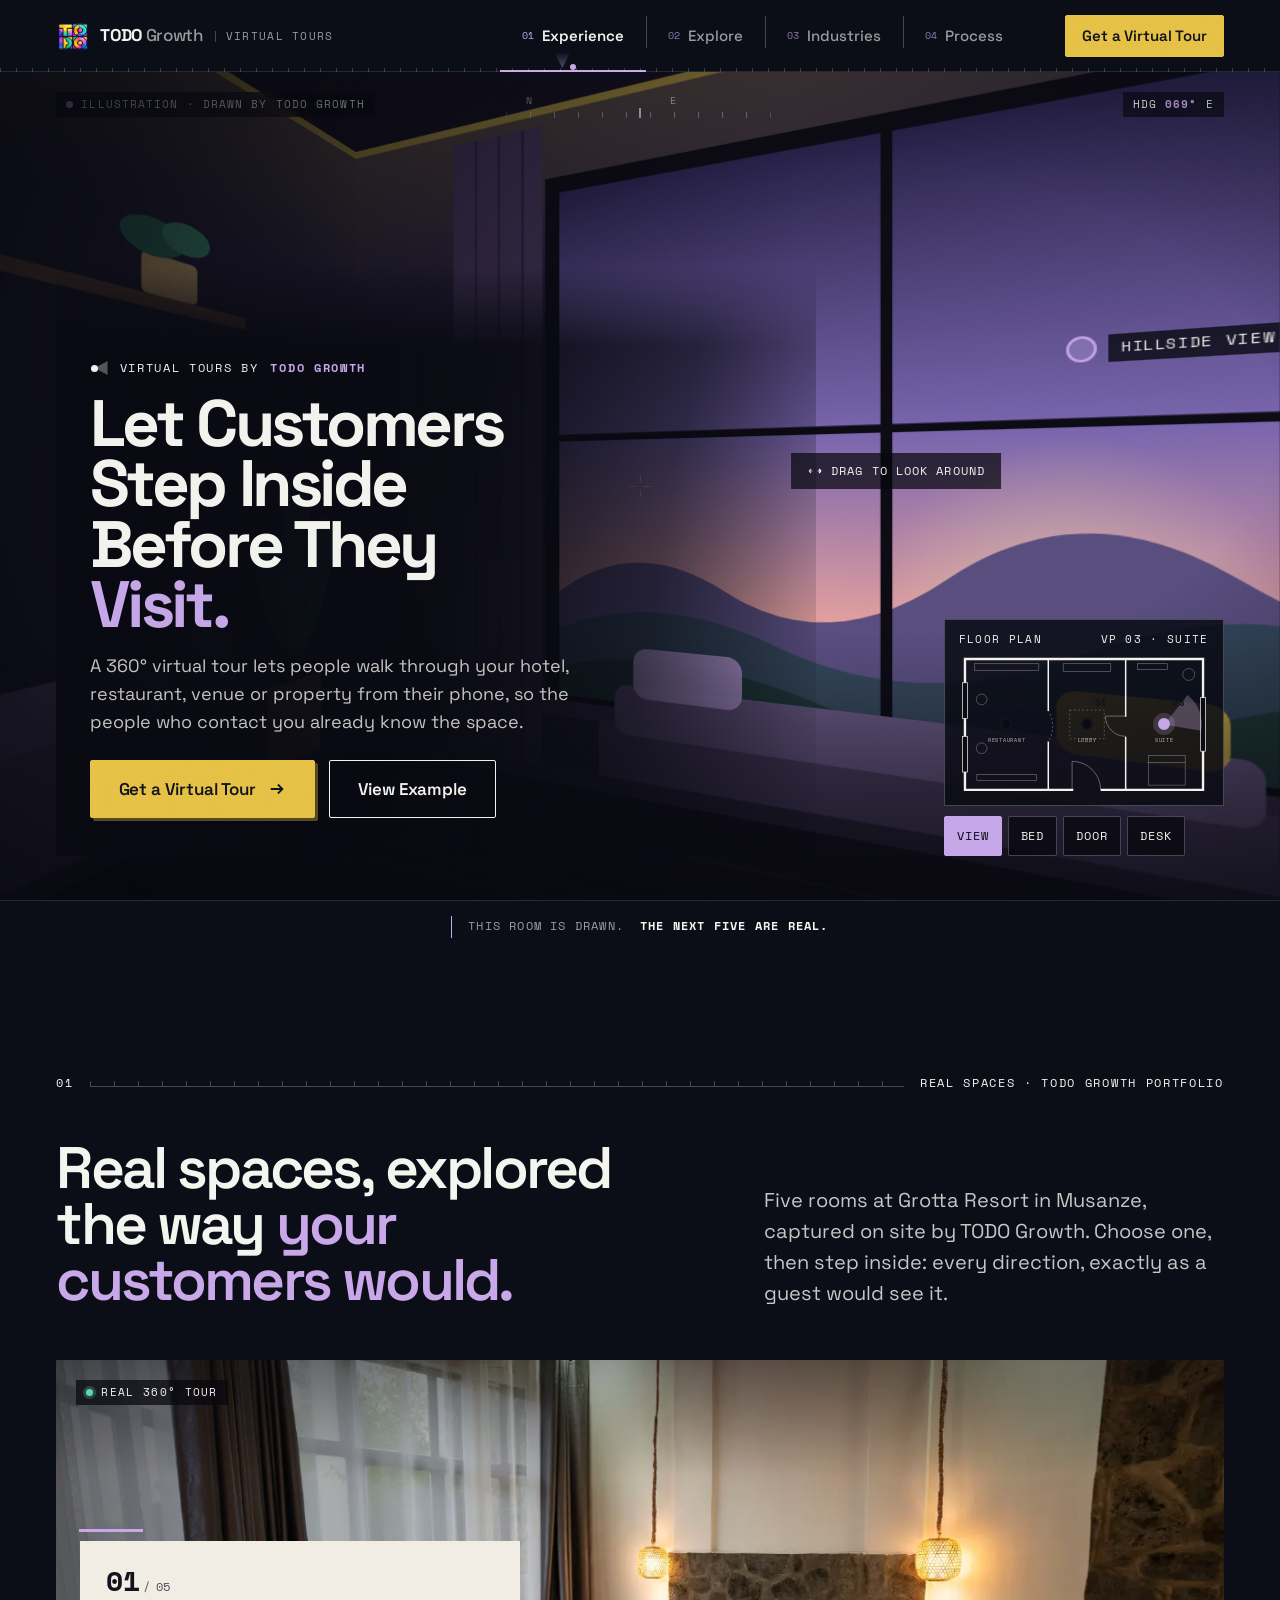
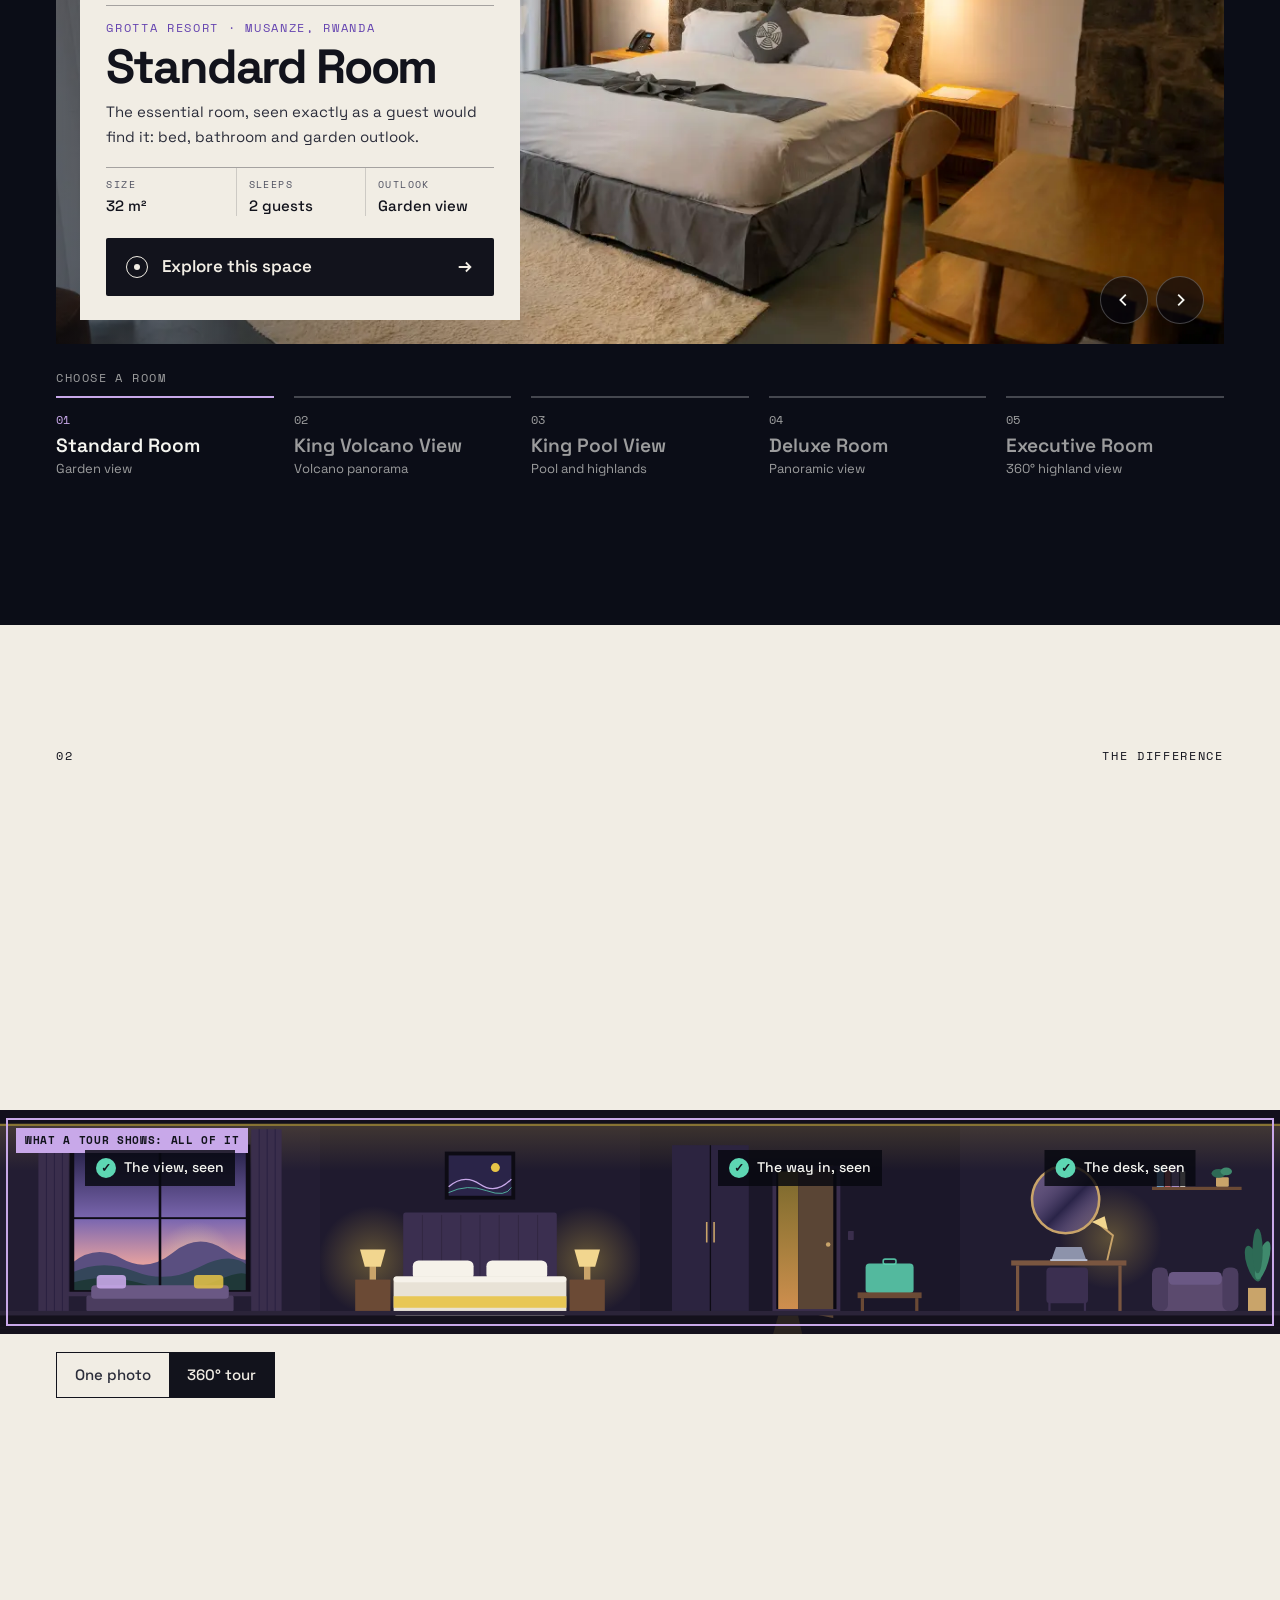
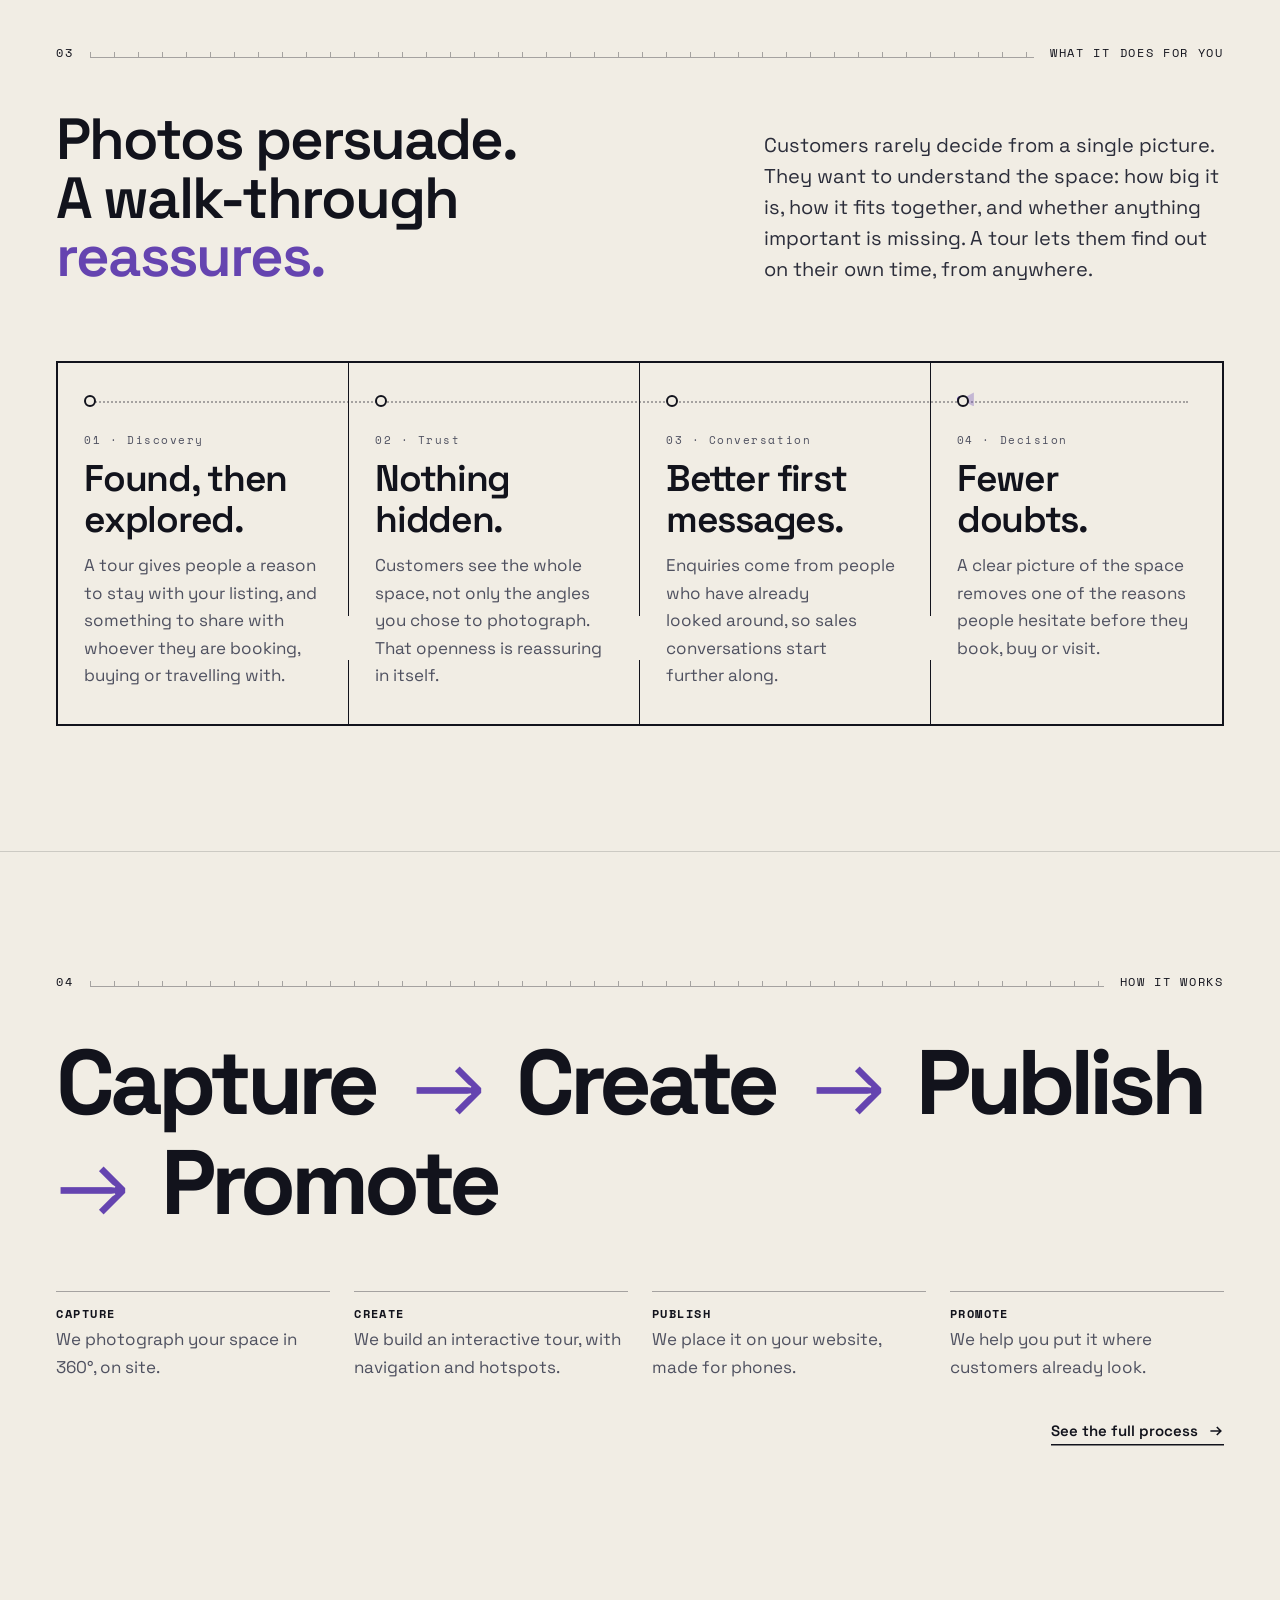
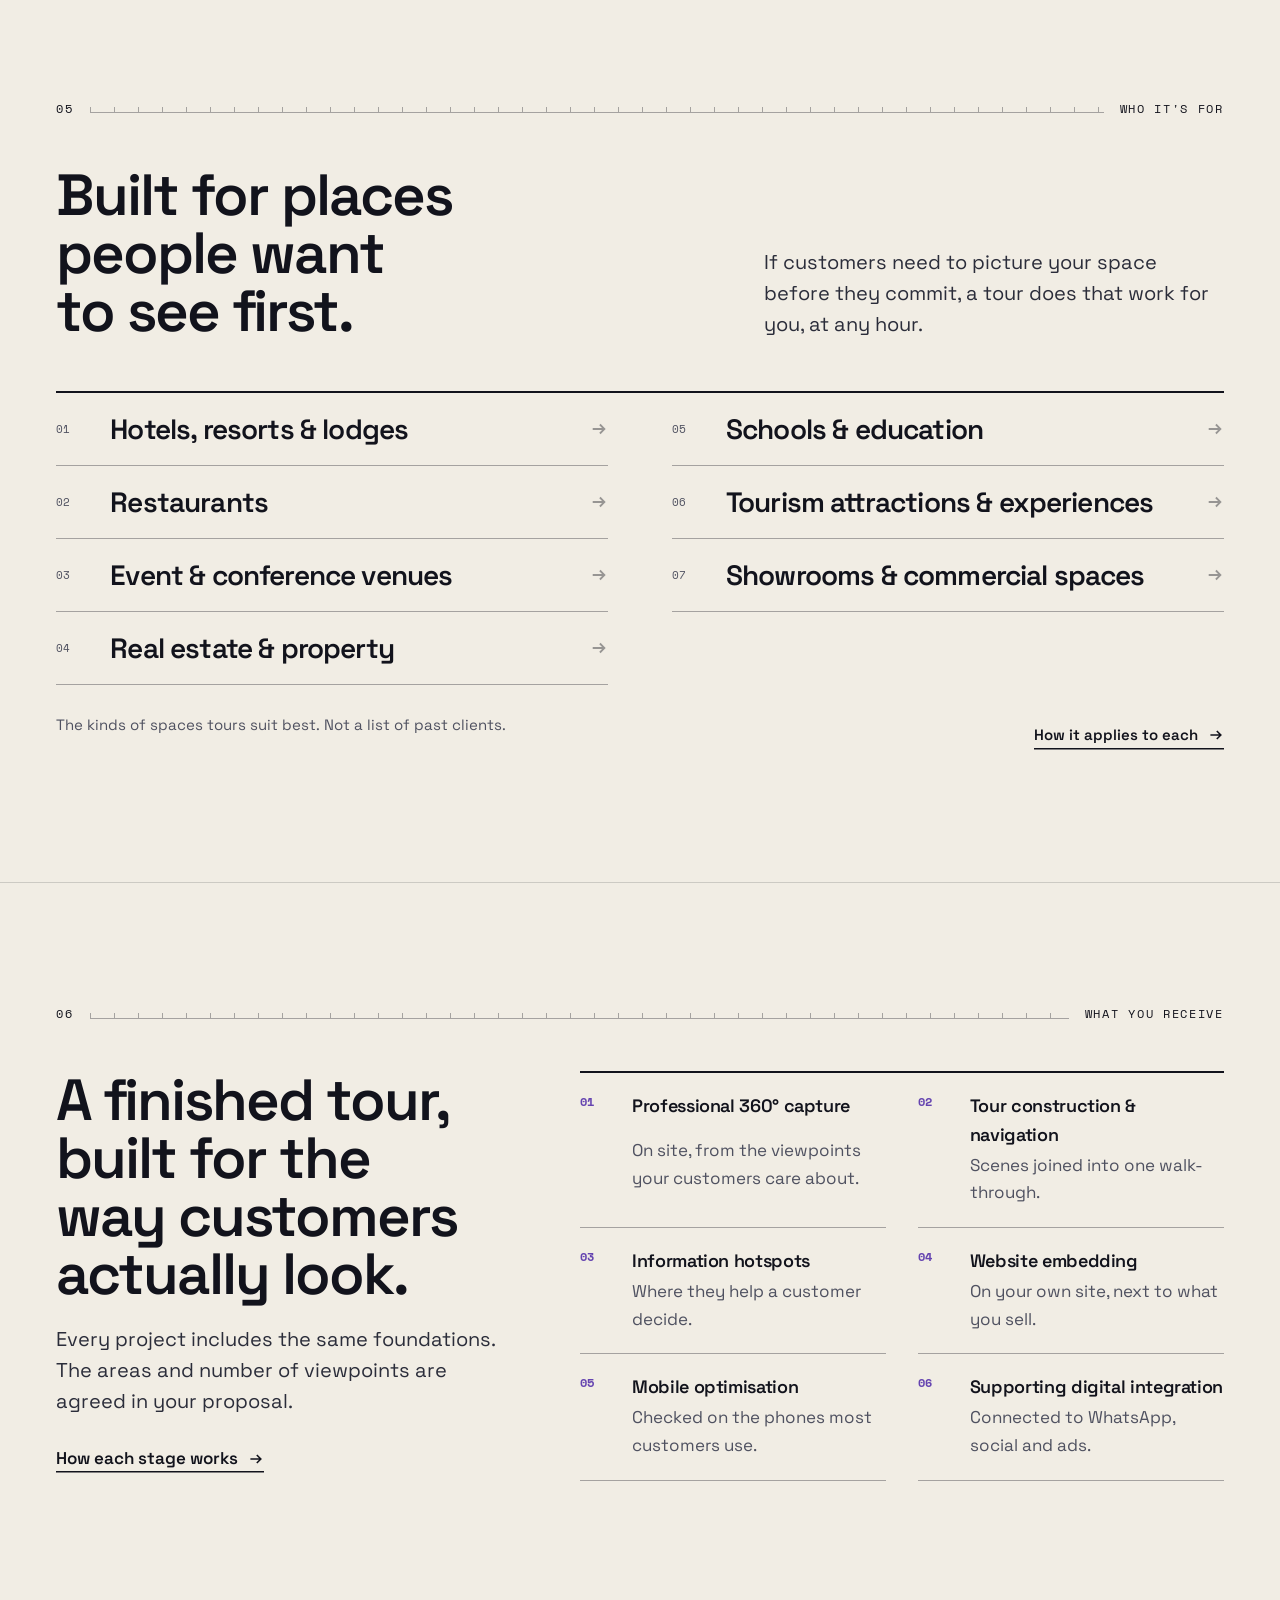
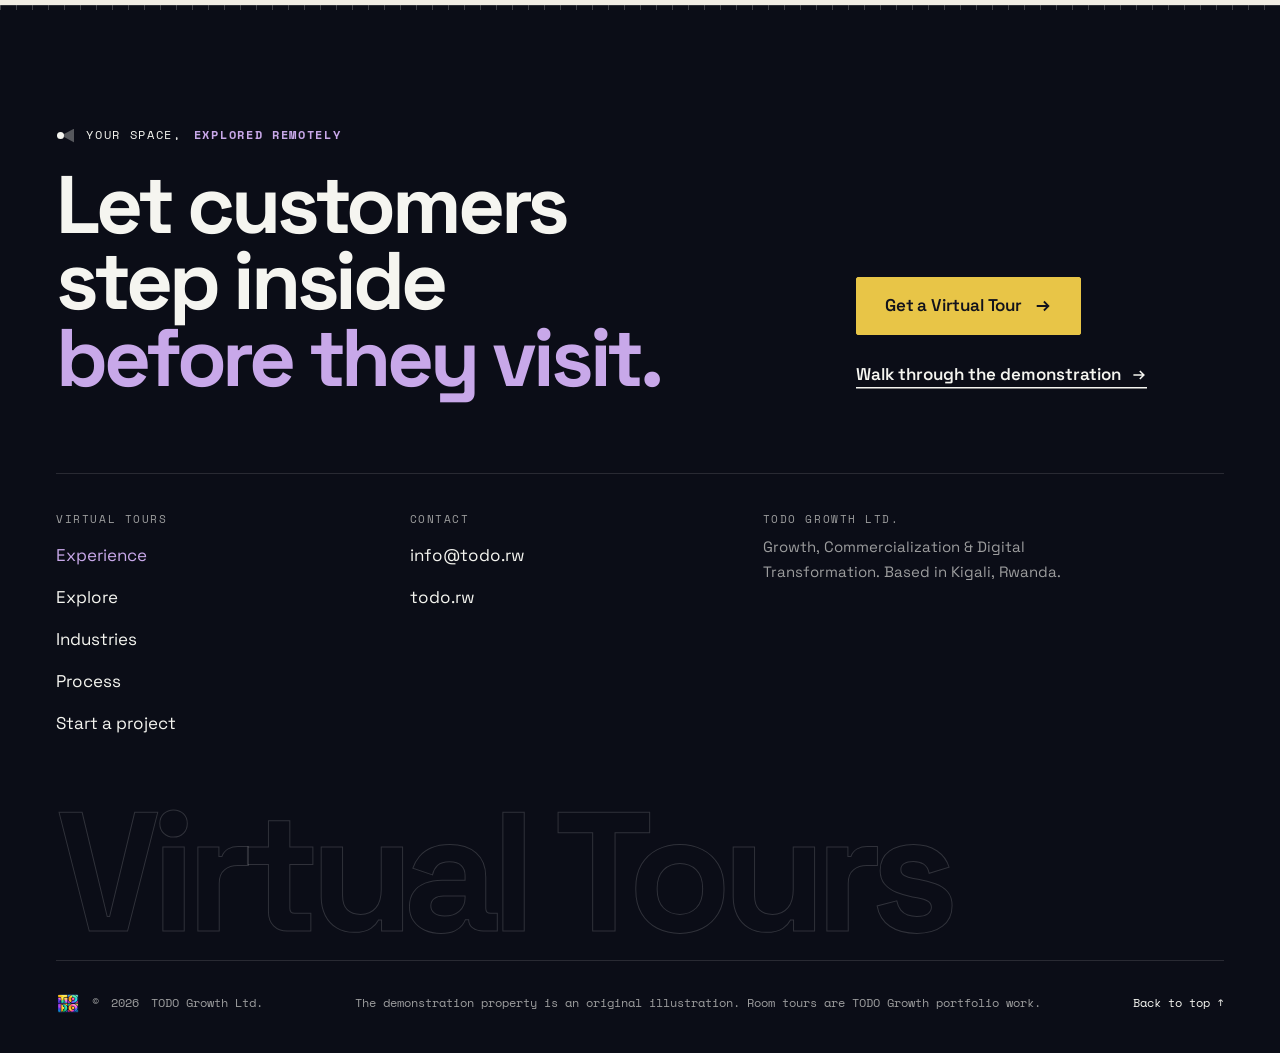
<file: index.html>
<!doctype html>
<html lang="en" class="no-js">
  <head>
    <meta charset="utf-8" />
    <meta name="viewport" content="width=device-width, initial-scale=1, viewport-fit=cover" />
    <title>Virtual Tours: Let Customers Step Inside Before They Visit | TODO Growth</title>
    <meta name="description" content="360° virtual tours for hotels, restaurants, venues, property, schools, attractions and showrooms. Captured on site, built to explore on any phone, ready for your website. By TODO Growth, Kigali." />
    <!-- Paid-traffic landing pages: kept out of search results. Remove if organic indexing is wanted. -->
    <meta name="robots" content="noindex, follow" />
    <meta name="theme-color" content="#f1ede4" />
    <meta property="og:type" content="website" />
    <meta property="og:site_name" content="TODO Growth" />
    <meta property="og:title" content="Let Customers Step Inside Before They Visit | TODO Growth" />
    <meta property="og:description" content="Immersive 360° virtual tours that help customers explore your space before they book, buy or visit." />
    <link rel="icon" type="image/webp" href="assets/img/brand/todo-logo-192.webp" />
    <link rel="preconnect" href="https://fonts.googleapis.com" />
    <link rel="preconnect" href="https://fonts.gstatic.com" crossorigin />
    <link rel="stylesheet" href="https://fonts.googleapis.com/css2?family=Space+Grotesk:wght@400;500;600;700&amp;family=Space+Mono:wght@400;700&amp;display=swap" media="print" onload="this.media='all'" />
    <noscript><link rel="stylesheet" href="https://fonts.googleapis.com/css2?family=Space+Grotesk:wght@400;500;600;700&amp;family=Space+Mono:wght@400;700&amp;display=swap" /></noscript>
    <link rel="stylesheet" href="assets/css/site.css" />
    <script>document.documentElement.classList.replace("no-js", "js");</script>
    <link rel="modulepreload" href="assets/js/config.js" />
    <link rel="modulepreload" href="assets/js/attribution.js" />
    <link rel="modulepreload" href="assets/js/tracking.js" />
    <link rel="modulepreload" href="assets/js/site.js" />
    <link rel="modulepreload" href="assets/js/room-art.js" />
    <link rel="modulepreload" href="assets/js/demo-room.js" />
    <script type="module" src="assets/js/main.js"></script>
  </head>

  <body data-page="experience">
    <a class="skip-link" href="#main">Skip to content</a>
    <div class="review-bar" data-review-bar hidden>
      <div class="wrap review-bar-inner"><strong>Review mode. Not the production view.</strong><span data-review-list></span><a data-review-prod href="?review=0">See production view</a></div>
    </div>

    <header class="site-head" data-head>
      <div class="wrap site-head-inner">
        <a class="brand" href="./" aria-label="TODO Growth Virtual Tours, home">
          <img src="assets/img/brand/todo-logo-192.webp" alt="" width="34" height="34" />
          <span class="brand-word">TODO <span>Growth</span></span>
          <span class="brand-tag">Virtual Tours</span>
        </a>
        <nav class="nav" aria-label="Main" data-nav>
          <ul>
            <li><a href="./" aria-current="page"><span class="n">01</span>Experience</a></li>
            <li><a href="explore/"><span class="n">02</span>Explore</a></li>
            <li><a href="industries/"><span class="n">03</span>Industries</a></li>
            <li><a href="process/"><span class="n">04</span>Process</a></li>
          </ul>
          <span class="nav-marker" aria-hidden="true" data-nav-marker></span>
        </nav>
        <a class="btn btn-primary btn-sm head-cta" href="start/" data-placement="header">Get a Virtual Tour</a>
        <button class="menu-btn" type="button" aria-expanded="false" aria-controls="menu" data-menu-open><span class="menu-btn-icon" aria-hidden="true"></span>Menu</button>
      </div>
    </header>

    <div class="menu" id="menu" role="dialog" aria-modal="true" aria-label="Site menu" data-menu>
      <div class="wrap">
        <div class="menu-top">
          <span class="brand"><img src="assets/img/brand/todo-logo-192.webp" alt="" width="34" height="34" /><span class="brand-word">TODO <span>Growth</span></span></span>
          <button class="menu-btn" type="button" data-menu-close>Close</button>
        </div>
        <ul class="menu-plan">
          <li style="--i: 0"><a href="./" aria-current="page"><span class="vp" aria-hidden="true"></span><span class="room-no">01</span><span><span class="room-name">Experience</span><br /><span class="room-desc">The idea, in one walk-through</span></span></a></li>
          <li style="--i: 1"><a href="explore/"><span class="vp" aria-hidden="true"></span><span class="room-no">02</span><span><span class="room-name">Explore</span><br /><span class="room-desc">Try the demonstration</span></span></a></li>
          <li style="--i: 2"><a href="industries/"><span class="vp" aria-hidden="true"></span><span class="room-no">03</span><span><span class="room-name">Industries</span><br /><span class="room-desc">Where tours help</span></span></a></li>
          <li style="--i: 3"><a href="process/"><span class="vp" aria-hidden="true"></span><span class="room-no">04</span><span><span class="room-name">Process</span><br /><span class="room-desc">How a project runs</span></span></a></li>
        </ul>
        <div class="menu-cta">
          <a class="btn btn-primary btn-lg btn-block" href="start/" data-placement="menu">Get a Virtual Tour</a>
          <a class="btn btn-ghost btn-block" data-wa data-contact="whatsapp" data-placement="menu" href="#" target="_blank" rel="noopener noreferrer" hidden>Chat on WhatsApp</a>
          <p class="menu-meta">05 · Start a project · <a data-email data-contact="email" data-placement="menu" href="mailto:info@todo.rw">info@todo.rw</a></p>
        </div>
      </div>
    </div>

    <main id="main">
      <!-- ═════════ HERO: THE THRESHOLD ═════════ -->
      <section class="hero hx night" aria-labelledby="hero-title" data-room-scope>
        <div class="hx-stage hero-aperture">
          <div class="room" data-room>
            <div class="room-viewport" data-room-viewport tabindex="0" role="group" aria-roledescription="360° viewer" aria-label="Illustrated demonstration suite, drawn by TODO Growth" aria-describedby="room-help"></div>
            <div class="room-hud" aria-hidden="true">
              <span class="hud-tag"><i></i>Illustration<span class="hide-sm"> · drawn by TODO Growth</span></span>
              <span class="hud-heading">HDG <b data-room-heading>000°</b> <span data-room-cardinal>N</span></span>
              <span class="hud-reticle"></span>
              <span class="hud-hint"><svg viewBox="0 0 24 24" width="16" height="16"><path d="M8 12H3m0 0l3-3m-3 3l3 3M16 12h5m0 0l-3-3m3 3l-3 3" fill="none" stroke="currentColor" stroke-width="1.8"/></svg>Drag to look around</span>
              <div class="hud-compass">
                <div class="hud-compass-track" data-room-compass>
                  <span style="--a: -360">N</span><span style="--a: -270">E</span><span style="--a: -180">S</span><span style="--a: -90">W</span><span style="--a: 0">N</span><span style="--a: 90">E</span><span style="--a: 180">S</span><span style="--a: 270">W</span><span style="--a: 360">N</span><span style="--a: 450">E</span><span style="--a: 540">S</span><span style="--a: 630">W</span>
                </div>
                <span class="hud-compass-caret"></span>
              </div>
            </div>
            <p id="room-help" class="sr-only">An illustrated room you can look around. Use the left and right arrow keys to turn, up and down to tilt, and Home to face the window. Or use the Turn to buttons.</p>
            <p class="sr-only" aria-live="polite" data-room-live></p>
          </div>
          <div class="hx-doors" aria-hidden="true">
            <span class="hx-door hx-door--l"><span class="hx-door-mark">VP 03</span></span>
            <span class="hx-door hx-door--r"><span class="hx-door-mark">Suite · 360°</span></span>
          </div>
        </div>

        <div class="hx-plate">
          <div class="hx-head">
            <p class="eyebrow in-rise" style="--d: 0"><span class="vp" aria-hidden="true"></span>Virtual tours by <b>TODO Growth</b></p>
            <h1 id="hero-title" class="hero-title">
              <span class="ln" style="--d: 1">Let Customers</span>
              <span class="ln" style="--d: 2">Step Inside</span>
              <span class="ln" style="--d: 3">Before They</span>
              <span class="ln hl" style="--d: 4">Visit.</span>
            </h1>
          </div>
          <p class="lead hero-lead in-rise" style="--d: 3">A 360° virtual tour lets people walk through your hotel, restaurant, venue or property from their phone, so the people who contact you already know the space.</p>
          <div class="hero-ctas in-rise" style="--d: 2" data-hero-ctas>
            <a class="btn btn-primary btn-lg" href="start/" data-placement="hero">Get a Virtual Tour <svg class="arr" viewBox="0 0 20 20" width="18" height="18" aria-hidden="true"><path d="M3 10h13M11 5l5 5-5 5" fill="none" stroke="currentColor" stroke-width="2"/></svg></a>
            <a class="btn btn-ghost btn-lg" href="explore/" data-view-example>View Example</a>
          </div>
        </div>

        <div class="hx-tools">
          <div class="plan-card hero-plan">
            <p class="plan-card-title"><span>Floor plan</span><span>VP 03 · <span data-room-name>Suite</span></span></p>
            <div class="plan" data-room-plan></div>
          </div>
          <div class="room-turns" role="group" aria-label="Turn to" data-room-turns></div>
        </div>

        <a class="hx-next" href="#spaces"><span class="hx-next-line" aria-hidden="true"></span>This room is drawn. <b>The next five are real.</b></a>
      </section>

      <!-- ═════════ REAL SPACES ═════════ -->
      <section class="gallery night" id="spaces" aria-labelledby="spaces-title">
        <div class="wrap">
          <div class="rule" data-reveal><span>01</span><span class="rule-line"></span><span>Real spaces · TODO Growth portfolio</span></div>
          <div class="gallery-head">
            <h2 id="spaces-title" data-reveal>Real spaces, explored the way <span class="hl">your customers would.</span></h2>
            <p class="lead" data-reveal style="--i: 1" data-gallery-lead>Five rooms at Grotta Resort in Musanze, captured on site by TODO Growth. Choose one, then step inside: every direction, exactly as a guest would see it.</p>
          </div>
          <div data-gallery data-start-href="start/" data-explore-href="explore/"></div>
        </div>
      </section>

      <!-- ═════════ COMPARE ═════════ -->
      <section class="compare" aria-labelledby="compare-title">
        <div class="wrap">
          <div class="rule" data-reveal><span>02</span><span class="rule-line"></span><span>The difference</span></div>
          <div class="compare-head">
            <h2 id="compare-title" data-reveal>A photo shows one corner. Your customer is deciding about <span class="hl">the whole place.</span></h2>
            <p class="lead" data-reveal style="--i: 1">Switch between the two views. Everything outside the frame is what customers usually have to message you about.</p>
          </div>
        </div>
        <figure class="strip" data-strip data-mode="photo">
          <div class="strip-scroller" tabindex="0" aria-label="The demonstration suite laid out flat, all four walls side by side">
            <div class="strip-track">
              <div class="strip-walls" data-strip-track></div>
              <span class="strip-q" style="left: 12.5%"><span class="q-mark" aria-hidden="true"></span><span class="q-ask">What's the view like?</span><span class="q-done">The view, seen</span></span>
              <span class="strip-q" style="left: 62.5%"><span class="q-mark" aria-hidden="true"></span><span class="q-ask">Where does the door lead?</span><span class="q-done">The way in, seen</span></span>
              <span class="strip-q" style="left: 87.5%"><span class="q-mark" aria-hidden="true"></span><span class="q-ask">Is there somewhere to work?</span><span class="q-done">The desk, seen</span></span>
              <span class="strip-frame" aria-hidden="true"><span class="strip-label strip-label-photo">What a photo shows</span><span class="strip-label strip-label-tour">What a tour shows: all of it</span></span>
            </div>
          </div>
          <figcaption class="wrap strip-caption">
            <div class="segmented" role="group" aria-label="Compare">
              <button type="button" data-strip-mode="photo" aria-pressed="true">One photo</button>
              <button type="button" data-strip-mode="tour" aria-pressed="false">360° tour</button>
            </div>
            <span class="strip-swipe">Swipe along the room</span>
          </figcaption>
        </figure>
      </section>

      <!-- ═════════ WHY ═════════ -->
      <section class="why" aria-labelledby="why-title">
        <div class="wrap">
          <div class="rule" data-reveal><span>03</span><span class="rule-line"></span><span>What it does for you</span></div>
          <div class="why-head">
            <h2 id="why-title" data-reveal>Photos persuade. A walk-through <span class="hl">reassures.</span></h2>
            <p class="lead" data-reveal style="--i: 1">
              Customers rarely decide from a single picture. They want to understand the space: how big it is, how it
              fits together, and whether anything important is missing. A tour lets them find out on their own time,
              from anywhere.
            </p>
          </div>
          <div class="route" data-route data-reveal>
            <span class="route-path" aria-hidden="true"></span>
            <span class="route-walker" aria-hidden="true"><span class="vp"></span></span>
            <div class="route-room"><span class="vp-stop" aria-hidden="true"></span><span class="route-no">01 · Discovery</span><h3>Found, then explored.</h3><p>A tour gives people a reason to stay with your listing, and something to share with whoever they are booking, buying or travelling with.</p></div>
            <div class="route-room"><span class="vp-stop" aria-hidden="true"></span><span class="route-no">02 · Trust</span><h3>Nothing hidden.</h3><p>Customers see the whole space, not only the angles you chose to photograph. That openness is reassuring in itself.</p></div>
            <div class="route-room"><span class="vp-stop" aria-hidden="true"></span><span class="route-no">03 · Conversation</span><h3>Better first messages.</h3><p>Enquiries come from people who have already looked around, so sales conversations start further along.</p></div>
            <div class="route-room"><span class="vp-stop" aria-hidden="true"></span><span class="route-no">04 · Decision</span><h3>Fewer doubts.</h3><p>A clear picture of the space removes one of the reasons people hesitate before they book, buy or visit.</p></div>
          </div>
        </div>
      </section>

      <!-- ═════════ PROCESS LINE ═════════ -->
      <section class="steps-line" aria-labelledby="steps-title">
        <div class="wrap">
          <div class="rule" data-reveal><span>04</span><span class="rule-line"></span><span>How it works</span></div>
          <h2 id="steps-title" class="sr-only">How it works: Capture, Create, Publish, Promote</h2>
          <p class="steps-type" data-reveal aria-hidden="true">
            <span class="w" style="--i: 0">Capture</span><span class="w sep" style="--i: 1">→</span><span class="w" style="--i: 2">Create</span><span class="w sep" style="--i: 3">→</span><span class="w" style="--i: 4">Publish</span><span class="w sep" style="--i: 5">→</span><span class="w" style="--i: 6">Promote</span>
          </p>
          <ol class="steps-cols">
            <li data-reveal style="--i: 0"><b>Capture</b>We photograph your space in 360°, on site.</li>
            <li data-reveal style="--i: 1"><b>Create</b>We build an interactive tour, with navigation and hotspots.</li>
            <li data-reveal style="--i: 2"><b>Publish</b>We place it on your website, made for phones.</li>
            <li data-reveal style="--i: 3"><b>Promote</b>We help you put it where customers already look.</li>
          </ol>
          <div class="directory-foot"><span></span><a class="link-arrow" href="process/">See the full process <svg class="arr" viewBox="0 0 20 20" width="16" height="16" aria-hidden="true"><path d="M3 10h13M11 5l5 5-5 5" fill="none" stroke="currentColor" stroke-width="2"/></svg></a></div>
        </div>
      </section>

      <!-- ═════════ DIRECTORY → INDUSTRIES ═════════ -->
      <section class="directory" aria-labelledby="dir-title">
        <div class="wrap">
          <div class="rule" data-reveal><span>05</span><span class="rule-line"></span><span>Who it's for</span></div>
          <div class="directory-head">
            <h2 id="dir-title" data-reveal>Built for places people want to see first.</h2>
            <p class="lead" data-reveal style="--i: 1">If customers need to picture your space before they commit, a tour does that work for you, at any hour.</p>
          </div>
          <ul class="dir-list" data-reveal>
            <li><a href="industries/#hotels"><span class="n">01</span><span class="name">Hotels, resorts &amp; lodges</span><svg class="arr" viewBox="0 0 20 20" width="18" height="18" aria-hidden="true"><path d="M3 10h13M11 5l5 5-5 5" fill="none" stroke="currentColor" stroke-width="2"/></svg></a></li>
            <li><a href="industries/#restaurants"><span class="n">02</span><span class="name">Restaurants</span><svg class="arr" viewBox="0 0 20 20" width="18" height="18" aria-hidden="true"><path d="M3 10h13M11 5l5 5-5 5" fill="none" stroke="currentColor" stroke-width="2"/></svg></a></li>
            <li><a href="industries/#venues"><span class="n">03</span><span class="name">Event &amp; conference venues</span><svg class="arr" viewBox="0 0 20 20" width="18" height="18" aria-hidden="true"><path d="M3 10h13M11 5l5 5-5 5" fill="none" stroke="currentColor" stroke-width="2"/></svg></a></li>
            <li><a href="industries/#property"><span class="n">04</span><span class="name">Real estate &amp; property</span><svg class="arr" viewBox="0 0 20 20" width="18" height="18" aria-hidden="true"><path d="M3 10h13M11 5l5 5-5 5" fill="none" stroke="currentColor" stroke-width="2"/></svg></a></li>
            <li><a href="industries/#schools"><span class="n">05</span><span class="name">Schools &amp; education</span><svg class="arr" viewBox="0 0 20 20" width="18" height="18" aria-hidden="true"><path d="M3 10h13M11 5l5 5-5 5" fill="none" stroke="currentColor" stroke-width="2"/></svg></a></li>
            <li><a href="industries/#tourism"><span class="n">06</span><span class="name">Tourism attractions &amp; experiences</span><svg class="arr" viewBox="0 0 20 20" width="18" height="18" aria-hidden="true"><path d="M3 10h13M11 5l5 5-5 5" fill="none" stroke="currentColor" stroke-width="2"/></svg></a></li>
            <li><a href="industries/#showrooms"><span class="n">07</span><span class="name">Showrooms &amp; commercial spaces</span><svg class="arr" viewBox="0 0 20 20" width="18" height="18" aria-hidden="true"><path d="M3 10h13M11 5l5 5-5 5" fill="none" stroke="currentColor" stroke-width="2"/></svg></a></li>
          </ul>
          <div class="directory-foot">
            <p>The kinds of spaces tours suit best. Not a list of past clients.</p>
            <a class="link-arrow" href="industries/">How it applies to each <svg class="arr" viewBox="0 0 20 20" width="16" height="16" aria-hidden="true"><path d="M3 10h13M11 5l5 5-5 5" fill="none" stroke="currentColor" stroke-width="2"/></svg></a>
          </div>
        </div>
      </section>

      <!-- ═════════ WHAT YOU RECEIVE ═════════ -->
      <section class="deliver" aria-labelledby="deliver-title">
        <div class="wrap">
          <div class="rule" data-reveal><span>06</span><span class="rule-line"></span><span>What you receive</span></div>
          <div class="deliver-grid">
            <div>
              <h2 id="deliver-title" data-reveal>A finished tour, built for the way customers actually look.</h2>
              <p class="lead" data-reveal style="--i: 1">Every project includes the same foundations. The areas and number of viewpoints are agreed in your proposal.</p>
              <a class="link-arrow" href="process/" data-reveal style="--i: 2">How each stage works <svg class="arr" viewBox="0 0 20 20" width="16" height="16" aria-hidden="true"><path d="M3 10h13M11 5l5 5-5 5" fill="none" stroke="currentColor" stroke-width="2"/></svg></a>
            </div>
            <ol class="deliver-list" data-reveal>
              <li><span class="n">01</span><b>Professional 360° capture</b><span>On site, from the viewpoints your customers care about.</span></li>
              <li><span class="n">02</span><b>Tour construction &amp; navigation</b><span>Scenes joined into one walk-through.</span></li>
              <li><span class="n">03</span><b>Information hotspots</b><span>Where they help a customer decide.</span></li>
              <li><span class="n">04</span><b>Website embedding</b><span>On your own site, next to what you sell.</span></li>
              <li><span class="n">05</span><b>Mobile optimisation</b><span>Checked on the phones most customers use.</span></li>
              <li><span class="n">06</span><b>Supporting digital integration</b><span>Connected to WhatsApp, social and ads.</span></li>
            </ol>
          </div>
        </div>
      </section>

      <!-- ═════════ FINAL ═════════ -->
    </main>

    <footer class="site-foot night" data-foot>
      <div class="foot-rule" aria-hidden="true"></div>
      <div class="wrap">
        <div class="foot-lead">
          <div>
            <p class="eyebrow"><span class="vp" aria-hidden="true"></span>Your space, <b>explored remotely</b></p>
            <p class="foot-statement">Let customers step inside <span class="hl">before they visit.</span></p>
          </div>
          <div class="foot-cta">
            <a class="btn btn-primary btn-lg" href="start/" data-placement="footer">Get a Virtual Tour <svg class="arr" viewBox="0 0 20 20" width="18" height="18" aria-hidden="true"><path d="M3 10h13M11 5l5 5-5 5" fill="none" stroke="currentColor" stroke-width="2"/></svg></a>
            <a class="link-arrow" href="explore/">Walk through the demonstration <svg class="arr" viewBox="0 0 20 20" width="16" height="16" aria-hidden="true"><path d="M3 10h13M11 5l5 5-5 5" fill="none" stroke="currentColor" stroke-width="2"/></svg></a>
          </div>
        </div>
        <div class="foot-grid">
          <div class="foot-col">
            <p class="foot-h">Virtual Tours</p>
            <ul class="foot-links"><li><a href="./" aria-current="page">Experience</a></li><li><a href="explore/">Explore</a></li><li><a href="industries/">Industries</a></li><li><a href="process/">Process</a></li><li><a href="start/">Start a project</a></li></ul>
          </div>
          <div class="foot-col">
            <p class="foot-h">Contact</p>
            <ul class="foot-links"><li><a data-email data-contact="email" data-placement="footer" href="mailto:info@todo.rw">info@todo.rw</a></li><li><a data-wa data-contact="whatsapp" data-placement="footer" href="#" target="_blank" rel="noopener noreferrer" hidden>WhatsApp</a></li><li><a href="https://todo.rw/">todo.rw</a></li></ul>
          </div>
          <div class="foot-col">
            <p class="foot-h">TODO Growth Ltd.</p>
            <p class="foot-pos">Growth, Commercialization &amp; Digital Transformation. Based in Kigali, Rwanda.</p>
          </div>
        </div>
        <p class="foot-mark" aria-hidden="true">Virtual Tours</p>
        <div class="foot-base">
          <span class="foot-brand"><img src="assets/img/brand/todo-logo-192.webp" alt="" width="24" height="24" loading="lazy" />© <span data-year>2026</span> TODO Growth Ltd.</span>
          <span>The demonstration property is an original illustration. Room tours are TODO Growth portfolio work.</span>
          <a class="foot-top" href="#main">Back to top ↑</a>
        </div>
      </div>
    </footer>

    <div class="dock" data-dock>
      <a class="btn btn-primary" href="start/" data-placement="dock">Get a Virtual Tour</a>
      <a class="dock-wa" data-wa data-contact="whatsapp" data-placement="dock" href="#" target="_blank" rel="noopener noreferrer" aria-label="Chat on WhatsApp" hidden><svg viewBox="0 0 24 24" width="22" height="22" aria-hidden="true"><path d="M4 20l1.3-3.9A8 8 0 1 1 8 19z" fill="none" stroke="currentColor" stroke-width="1.8"/></svg></a>
    </div>
  </body>
</html>
</file>
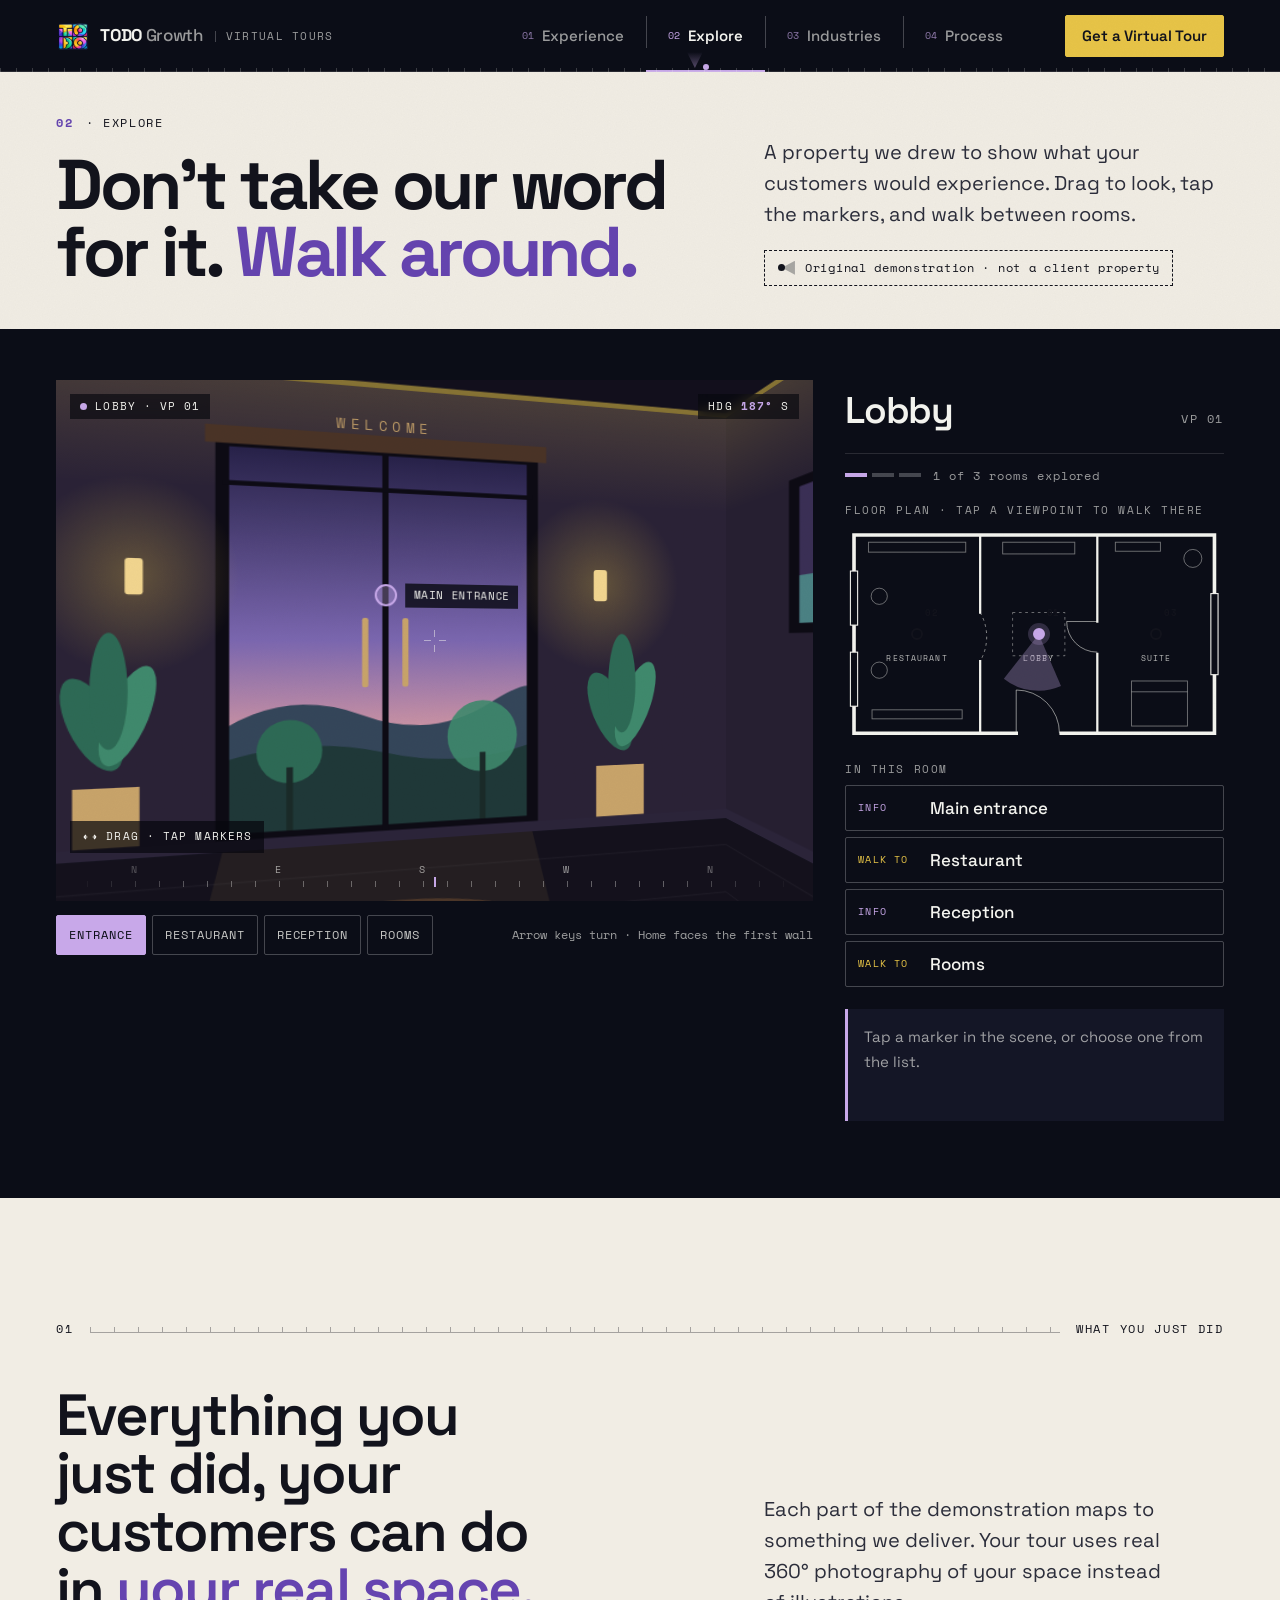
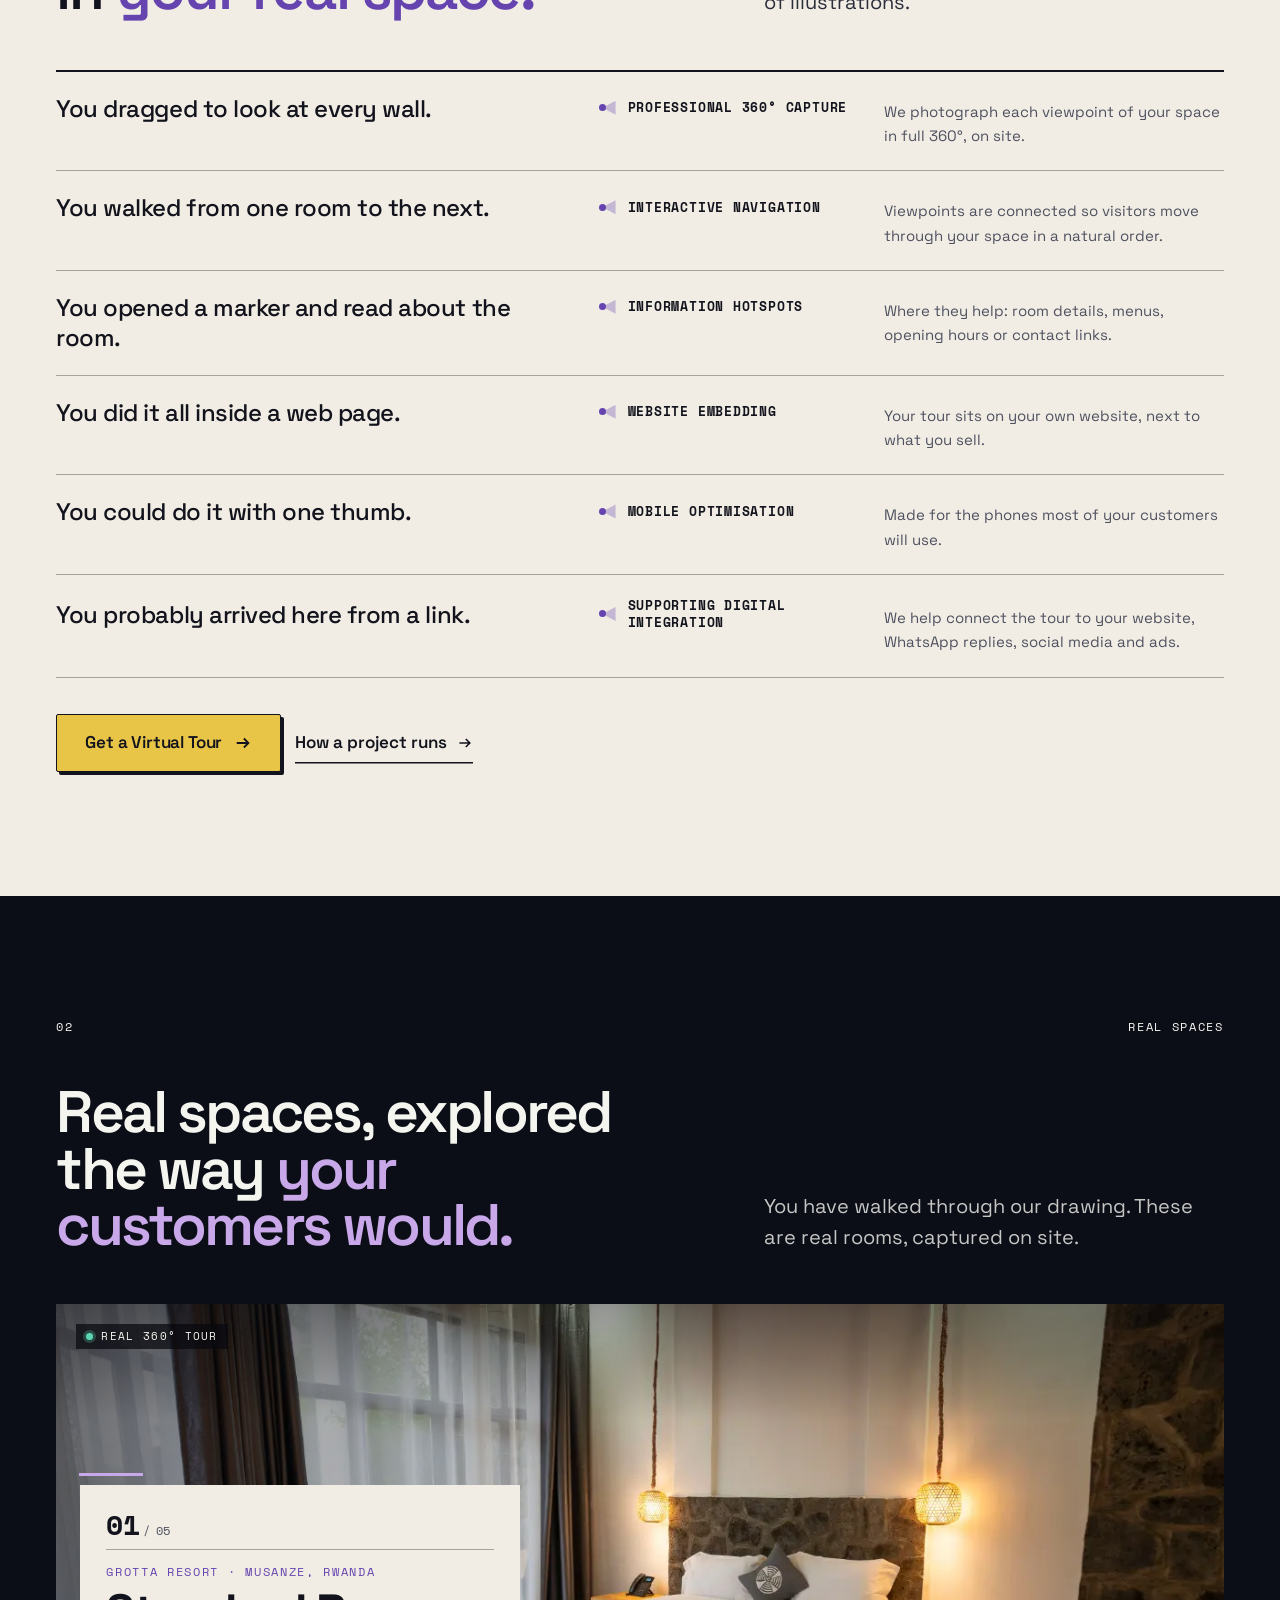
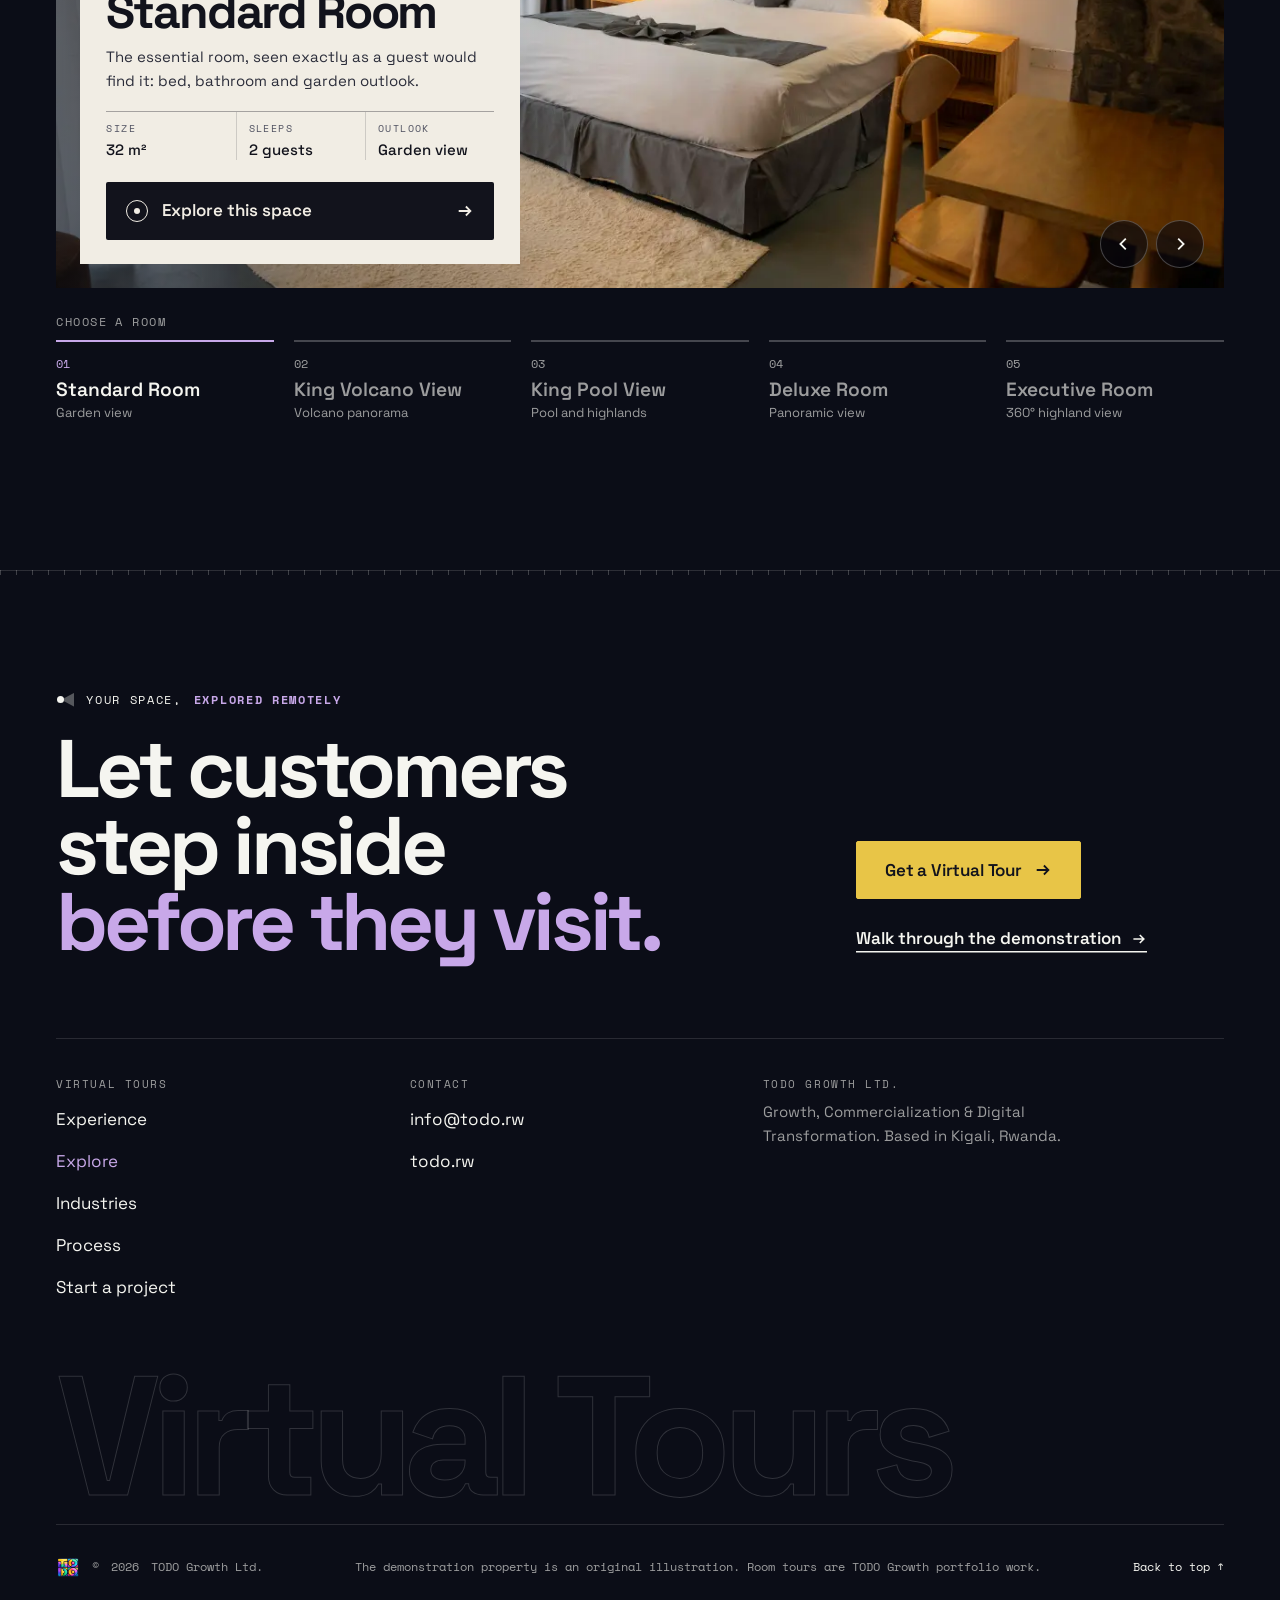
<file: explore/index.html>
<!doctype html>
<html lang="en" class="no-js">
  <head>
    <meta charset="utf-8" />
    <meta name="viewport" content="width=device-width, initial-scale=1, viewport-fit=cover" />
    <title>Explore the Demonstration Tour | TODO Growth Virtual Tours</title>
    <meta name="description" content="Walk through an original three-room demonstration tour: look around in 360°, move between viewpoints, open information hotspots and use the floor plan." />
    <meta name="robots" content="noindex, follow" />
    <meta name="theme-color" content="#f1ede4" />
    <link rel="icon" type="image/webp" href="../assets/img/brand/todo-logo-192.webp" />
    <link rel="preconnect" href="https://fonts.googleapis.com" />
    <link rel="preconnect" href="https://fonts.gstatic.com" crossorigin />
    <link rel="stylesheet" href="https://fonts.googleapis.com/css2?family=Space+Grotesk:wght@400;500;600;700&amp;family=Space+Mono:wght@400;700&amp;display=swap" media="print" onload="this.media='all'" />
    <noscript><link rel="stylesheet" href="https://fonts.googleapis.com/css2?family=Space+Grotesk:wght@400;500;600;700&amp;family=Space+Mono:wght@400;700&amp;display=swap" /></noscript>
    <link rel="stylesheet" href="../assets/css/site.css" />
    <script>document.documentElement.classList.replace("no-js", "js");</script>
    <link rel="modulepreload" href="../assets/js/config.js" />
    <link rel="modulepreload" href="../assets/js/attribution.js" />
    <link rel="modulepreload" href="../assets/js/tracking.js" />
    <link rel="modulepreload" href="../assets/js/site.js" />
    <link rel="modulepreload" href="../assets/js/room-art.js" />
    <link rel="modulepreload" href="../assets/js/demo-room.js" />
    <script type="module" src="../assets/js/main.js"></script>
  </head>

  <body data-page="explore">
    <a class="skip-link" href="#main">Skip to content</a>
    <div class="review-bar" data-review-bar hidden>
      <div class="wrap review-bar-inner"><strong>Review mode. Not the production view.</strong><span data-review-list></span><a data-review-prod href="?review=0">See production view</a></div>
    </div>

    <header class="site-head" data-head>
      <div class="wrap site-head-inner">
        <a class="brand" href="../" aria-label="TODO Growth Virtual Tours, home">
          <img src="../assets/img/brand/todo-logo-192.webp" alt="" width="34" height="34" />
          <span class="brand-word">TODO <span>Growth</span></span>
          <span class="brand-tag">Virtual Tours</span>
        </a>
        <nav class="nav" aria-label="Main" data-nav>
          <ul>
            <li><a href="../"><span class="n">01</span>Experience</a></li>
            <li><a href="../explore/" aria-current="page"><span class="n">02</span>Explore</a></li>
            <li><a href="../industries/"><span class="n">03</span>Industries</a></li>
            <li><a href="../process/"><span class="n">04</span>Process</a></li>
          </ul>
          <span class="nav-marker" aria-hidden="true" data-nav-marker></span>
        </nav>
        <a class="btn btn-primary btn-sm head-cta" href="../start/" data-placement="header">Get a Virtual Tour</a>
        <button class="menu-btn" type="button" aria-expanded="false" aria-controls="menu" data-menu-open><span class="menu-btn-icon" aria-hidden="true"></span>Menu</button>
      </div>
    </header>

    <div class="menu" id="menu" role="dialog" aria-modal="true" aria-label="Site menu" data-menu>
      <div class="wrap">
        <div class="menu-top">
          <span class="brand"><img src="../assets/img/brand/todo-logo-192.webp" alt="" width="34" height="34" /><span class="brand-word">TODO <span>Growth</span></span></span>
          <button class="menu-btn" type="button" data-menu-close>Close</button>
        </div>
        <ul class="menu-plan">
          <li style="--i: 0"><a href="../"><span class="vp" aria-hidden="true"></span><span class="room-no">01</span><span><span class="room-name">Experience</span><br /><span class="room-desc">The idea, in one walk-through</span></span></a></li>
          <li style="--i: 1"><a href="../explore/" aria-current="page"><span class="vp" aria-hidden="true"></span><span class="room-no">02</span><span><span class="room-name">Explore</span><br /><span class="room-desc">Try the demonstration</span></span></a></li>
          <li style="--i: 2"><a href="../industries/"><span class="vp" aria-hidden="true"></span><span class="room-no">03</span><span><span class="room-name">Industries</span><br /><span class="room-desc">Where tours help</span></span></a></li>
          <li style="--i: 3"><a href="../process/"><span class="vp" aria-hidden="true"></span><span class="room-no">04</span><span><span class="room-name">Process</span><br /><span class="room-desc">How a project runs</span></span></a></li>
        </ul>
        <div class="menu-cta">
          <a class="btn btn-primary btn-lg btn-block" href="../start/" data-placement="menu">Get a Virtual Tour</a>
          <a class="btn btn-ghost btn-block" data-wa data-contact="whatsapp" data-placement="menu" href="#" target="_blank" rel="noopener noreferrer" hidden>Chat on WhatsApp</a>
          <p class="menu-meta">05 · Start a project · <a data-email data-contact="email" data-placement="menu" href="mailto:info@todo.rw">info@todo.rw</a></p>
        </div>
      </div>
    </div>

    <main id="main">
      <section class="page-head page-head--compact" aria-labelledby="page-title">
        <div class="wrap page-head-grid">
          <div>
            <p class="eyebrow in-rise" style="--d: 0"><b>02</b> · Explore</p>
            <h1 id="page-title" class="in-rise" style="--d: 1">Don't take our word for it. <span class="hl">Walk around.</span></h1>
          </div>
          <div class="in-rise" style="--d: 2">
            <p class="lead">
              A property we drew to show what your customers would experience. Drag to look, tap the markers, and walk between rooms.
            </p>
            <p class="demo-flag" style="margin-top: 20px"><span class="vp" aria-hidden="true"></span>Original demonstration · not a client property</p>
          </div>
        </div>
      </section>

      <!-- ═════════ THE DEMONSTRATION ═════════ -->
      <section class="viewer night" aria-labelledby="viewer-title">
        <div class="wrap">
          <h2 id="viewer-title" class="sr-only">Demonstration tour</h2>
          <div class="viewer-grid" data-room-scope>
            <div class="viewer-stage">
              <div class="room" data-room>
                <div class="room-viewport" data-room-viewport tabindex="0" role="group" aria-roledescription="360° viewer" aria-label="Demonstration tour, an original illustration by TODO Growth" aria-describedby="room-help"></div>
                <div class="room-hud" aria-hidden="true">
                  <span class="hud-tag"><i></i><span data-room-name>Lobby</span> · <span data-vp-no>VP 01</span></span>
                  <span class="hud-heading">HDG <b data-room-heading>000°</b> <span data-room-cardinal>N</span></span>
                  <span class="hud-reticle"></span>
                  <span class="hud-hint"><svg viewBox="0 0 24 24" width="16" height="16"><path d="M8 12H3m0 0l3-3m-3 3l3 3M16 12h5m0 0l-3-3m3 3l-3 3" fill="none" stroke="currentColor" stroke-width="1.8"/></svg>Drag · tap markers</span>
                  <div class="hud-compass">
                    <div class="hud-compass-track" data-room-compass>
                      <span style="--a: -360">N</span><span style="--a: -270">E</span><span style="--a: -180">S</span><span style="--a: -90">W</span><span style="--a: 0">N</span><span style="--a: 90">E</span><span style="--a: 180">S</span><span style="--a: 270">W</span><span style="--a: 360">N</span><span style="--a: 450">E</span><span style="--a: 540">S</span><span style="--a: 630">W</span>
                    </div>
                    <span class="hud-compass-caret"></span>
                  </div>
                </div>
                <p id="room-help" class="sr-only">Use the left and right arrow keys to look around, up and down to tilt, and Home to face the first wall. Use the floor plan or the In this room list to move between viewpoints and open information.</p>
                <p class="sr-only" aria-live="polite" data-room-live></p>
              </div>
              <div class="viewer-foot">
                <div class="room-turns" role="group" aria-label="Turn to" data-room-turns></div>
                <span class="room-note">Arrow keys turn · Home faces the first wall</span>
              </div>
            </div>
            <div class="viewer-side">
              <div class="viewer-where"><span class="vp-name" data-room-name>Lobby</span><span class="vp-no" data-vp-no>VP 01</span></div>
              <p class="vp-visited" data-visited aria-live="polite"><span class="vp-visited-dots" aria-hidden="true"><i></i><i></i><i></i></span><span data-visited-text>1 of 3 rooms explored</span></p>
              <div>
                <p class="viewer-label" id="plan-label">Floor plan · tap a viewpoint to walk there</p>
                <div class="plan" data-room-plan role="group" aria-labelledby="plan-label"></div>
              </div>
              <div>
                <p class="viewer-label" id="spots-label">In this room</p>
                <ul class="spot-list" data-room-spots aria-labelledby="spots-label"></ul>
              </div>
              <div class="room-info" data-room-info aria-live="polite"></div>
            </div>
          </div>
        </div>
      </section>

      <!-- ═════════ WHAT YOU JUST DID ═════════ -->
      <section class="ledger" aria-labelledby="ledger-title">
        <div class="wrap">
          <div class="rule" data-reveal><span>01</span><span class="rule-line"></span><span>What you just did</span></div>
          <div class="ledger-head">
            <h2 id="ledger-title" data-reveal>Everything you just did, your customers can do in <span class="hl">your real space.</span></h2>
            <p class="lead" data-reveal style="--i: 1">Each part of the demonstration maps to something we deliver. Your tour uses real 360° photography of your space instead of illustrations.</p>
          </div>
          <ol class="ledger-rows">
            <li data-reveal><span class="did">You dragged to look at every wall.</span><span class="means"><span class="vp" aria-hidden="true"></span>Professional 360° capture</span><span class="note">We photograph each viewpoint of your space in full 360°, on site.</span></li>
            <li data-reveal><span class="did">You walked from one room to the next.</span><span class="means"><span class="vp" aria-hidden="true"></span>Interactive navigation</span><span class="note">Viewpoints are connected so visitors move through your space in a natural order.</span></li>
            <li data-reveal><span class="did">You opened a marker and read about the room.</span><span class="means"><span class="vp" aria-hidden="true"></span>Information hotspots</span><span class="note">Where they help: room details, menus, opening hours or contact links.</span></li>
            <li data-reveal><span class="did">You did it all inside a web page.</span><span class="means"><span class="vp" aria-hidden="true"></span>Website embedding</span><span class="note">Your tour sits on your own website, next to what you sell.</span></li>
            <li data-reveal><span class="did">You could do it with one thumb.</span><span class="means"><span class="vp" aria-hidden="true"></span>Mobile optimisation</span><span class="note">Made for the phones most of your customers will use.</span></li>
            <li data-reveal><span class="did">You probably arrived here from a link.</span><span class="means"><span class="vp" aria-hidden="true"></span>Supporting digital integration</span><span class="note">We help connect the tour to your website, WhatsApp replies, social media and ads.</span></li>
          </ol>
          <div class="ledger-cta" data-reveal>
            <a class="btn btn-primary btn-lg" href="../start/" data-placement="explore-ledger">Get a Virtual Tour <svg class="arr" viewBox="0 0 20 20" width="18" height="18" aria-hidden="true"><path d="M3 10h13M11 5l5 5-5 5" fill="none" stroke="currentColor" stroke-width="2"/></svg></a>
            <a class="link-arrow" href="../process/">How a project runs <svg class="arr" viewBox="0 0 20 20" width="16" height="16" aria-hidden="true"><path d="M3 10h13M11 5l5 5-5 5" fill="none" stroke="currentColor" stroke-width="2"/></svg></a>
          </div>
        </div>
      </section>

      <!-- ═════════ REAL SPACES ═════════ -->
      <section class="gallery night" id="examples" aria-labelledby="clients-title">
        <div class="wrap">
          <div class="rule" data-reveal><span>02</span><span class="rule-line"></span><span>Real spaces</span></div>
          <div class="gallery-head">
            <h2 id="clients-title" data-reveal>Real spaces, explored the way <span class="hl">your customers would.</span></h2>
            <p class="lead" data-reveal style="--i: 1" data-gallery-lead>You have walked through our drawing. These are real rooms, captured on site.</p>
          </div>
          <div data-gallery data-start-href="../start/" data-explore-href="#main"></div>
        </div>
      </section>

    </main>

    <footer class="site-foot night" data-foot>
      <div class="foot-rule" aria-hidden="true"></div>
      <div class="wrap">
        <div class="foot-lead">
          <div>
            <p class="eyebrow"><span class="vp" aria-hidden="true"></span>Your space, <b>explored remotely</b></p>
            <p class="foot-statement">Let customers step inside <span class="hl">before they visit.</span></p>
          </div>
          <div class="foot-cta">
            <a class="btn btn-primary btn-lg" href="../start/" data-placement="footer">Get a Virtual Tour <svg class="arr" viewBox="0 0 20 20" width="18" height="18" aria-hidden="true"><path d="M3 10h13M11 5l5 5-5 5" fill="none" stroke="currentColor" stroke-width="2"/></svg></a>
            <a class="link-arrow" href="../explore/">Walk through the demonstration <svg class="arr" viewBox="0 0 20 20" width="16" height="16" aria-hidden="true"><path d="M3 10h13M11 5l5 5-5 5" fill="none" stroke="currentColor" stroke-width="2"/></svg></a>
          </div>
        </div>
        <div class="foot-grid">
          <div class="foot-col">
            <p class="foot-h">Virtual Tours</p>
            <ul class="foot-links"><li><a href="../">Experience</a></li><li><a href="../explore/" aria-current="page">Explore</a></li><li><a href="../industries/">Industries</a></li><li><a href="../process/">Process</a></li><li><a href="../start/">Start a project</a></li></ul>
          </div>
          <div class="foot-col">
            <p class="foot-h">Contact</p>
            <ul class="foot-links"><li><a data-email data-contact="email" data-placement="footer" href="mailto:info@todo.rw">info@todo.rw</a></li><li><a data-wa data-contact="whatsapp" data-placement="footer" href="#" target="_blank" rel="noopener noreferrer" hidden>WhatsApp</a></li><li><a href="https://todo.rw/">todo.rw</a></li></ul>
          </div>
          <div class="foot-col">
            <p class="foot-h">TODO Growth Ltd.</p>
            <p class="foot-pos">Growth, Commercialization &amp; Digital Transformation. Based in Kigali, Rwanda.</p>
          </div>
        </div>
        <p class="foot-mark" aria-hidden="true">Virtual Tours</p>
        <div class="foot-base">
          <span class="foot-brand"><img src="../assets/img/brand/todo-logo-192.webp" alt="" width="24" height="24" loading="lazy" />© <span data-year>2026</span> TODO Growth Ltd.</span>
          <span>The demonstration property is an original illustration. Room tours are TODO Growth portfolio work.</span>
          <a class="foot-top" href="#main">Back to top ↑</a>
        </div>
      </div>
    </footer>

    <div class="dock" data-dock>
      <a class="btn btn-primary" href="../start/" data-placement="dock">Get a Virtual Tour</a>
      <a class="dock-wa" data-wa data-contact="whatsapp" data-placement="dock" href="#" target="_blank" rel="noopener noreferrer" aria-label="Chat on WhatsApp" hidden><svg viewBox="0 0 24 24" width="22" height="22" aria-hidden="true"><path d="M4 20l1.3-3.9A8 8 0 1 1 8 19z" fill="none" stroke="currentColor" stroke-width="1.8"/></svg></a>
    </div>
  </body>
</html>
</file>
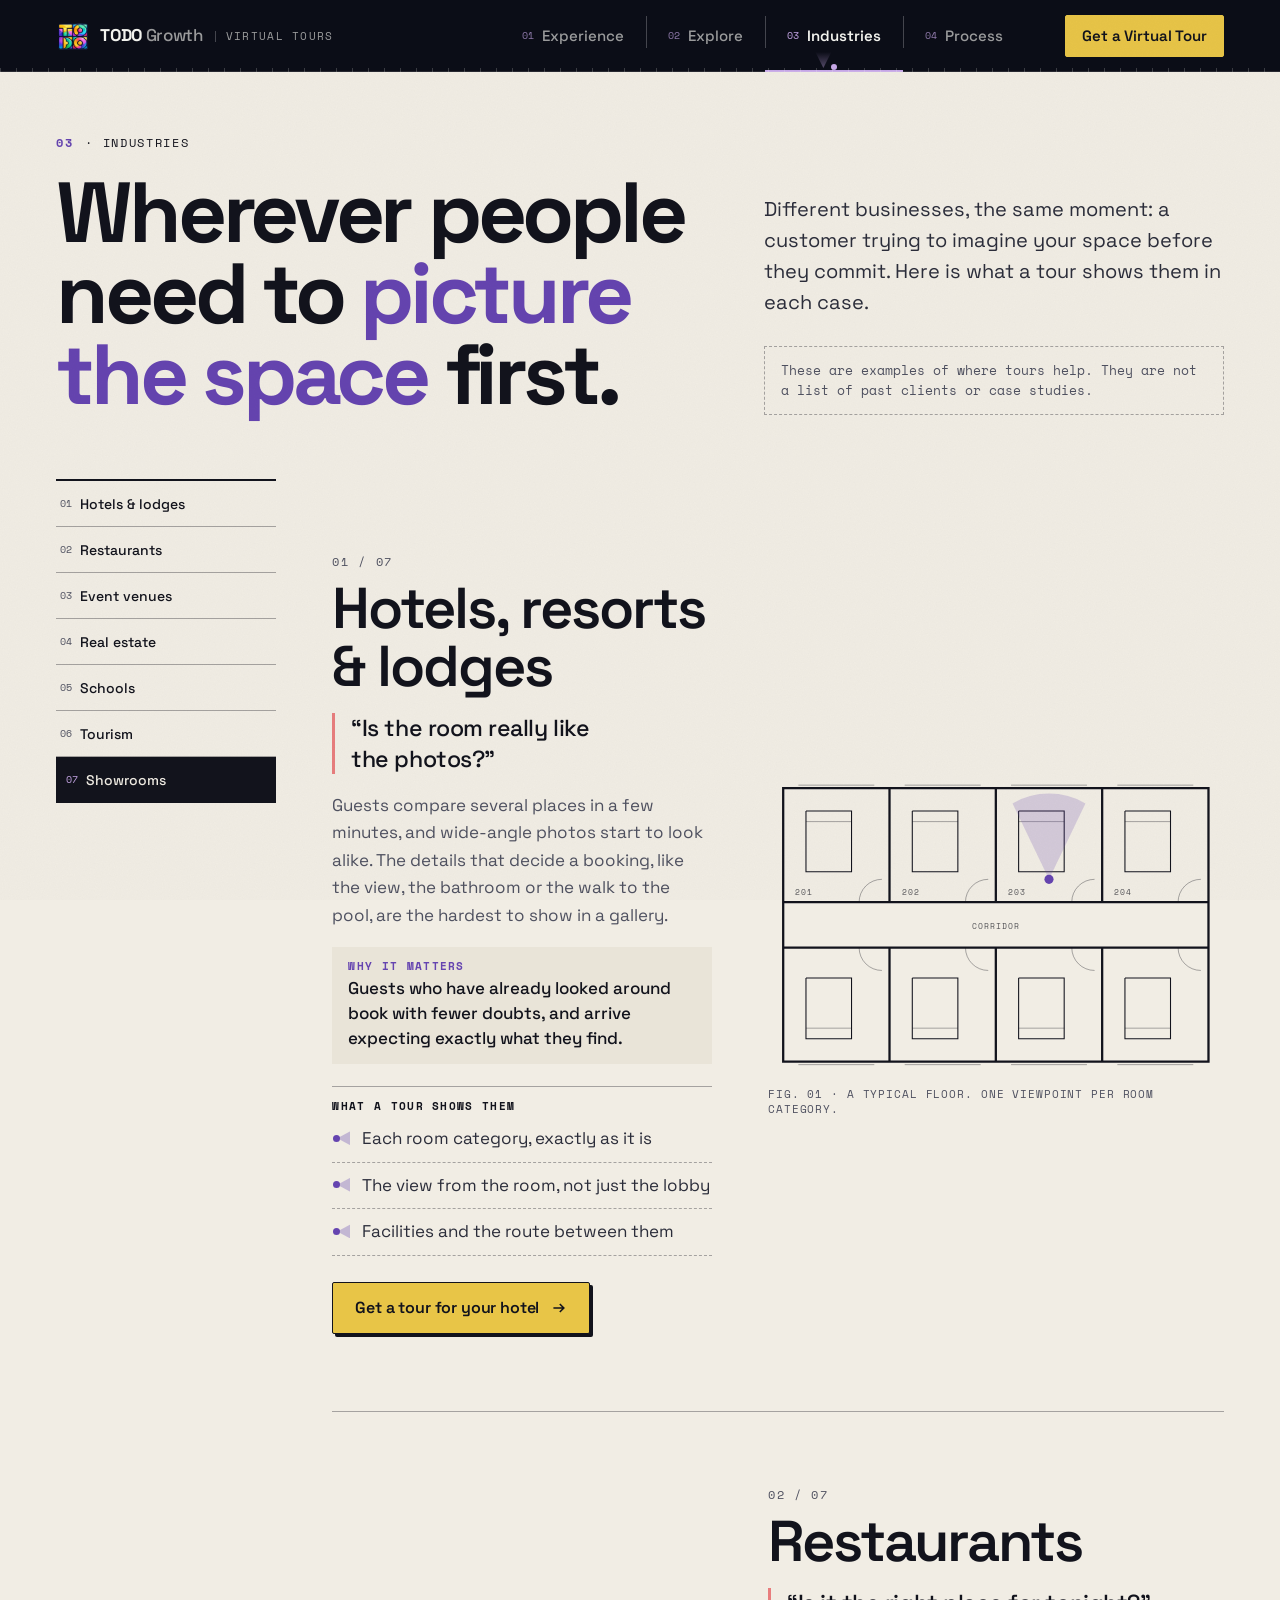
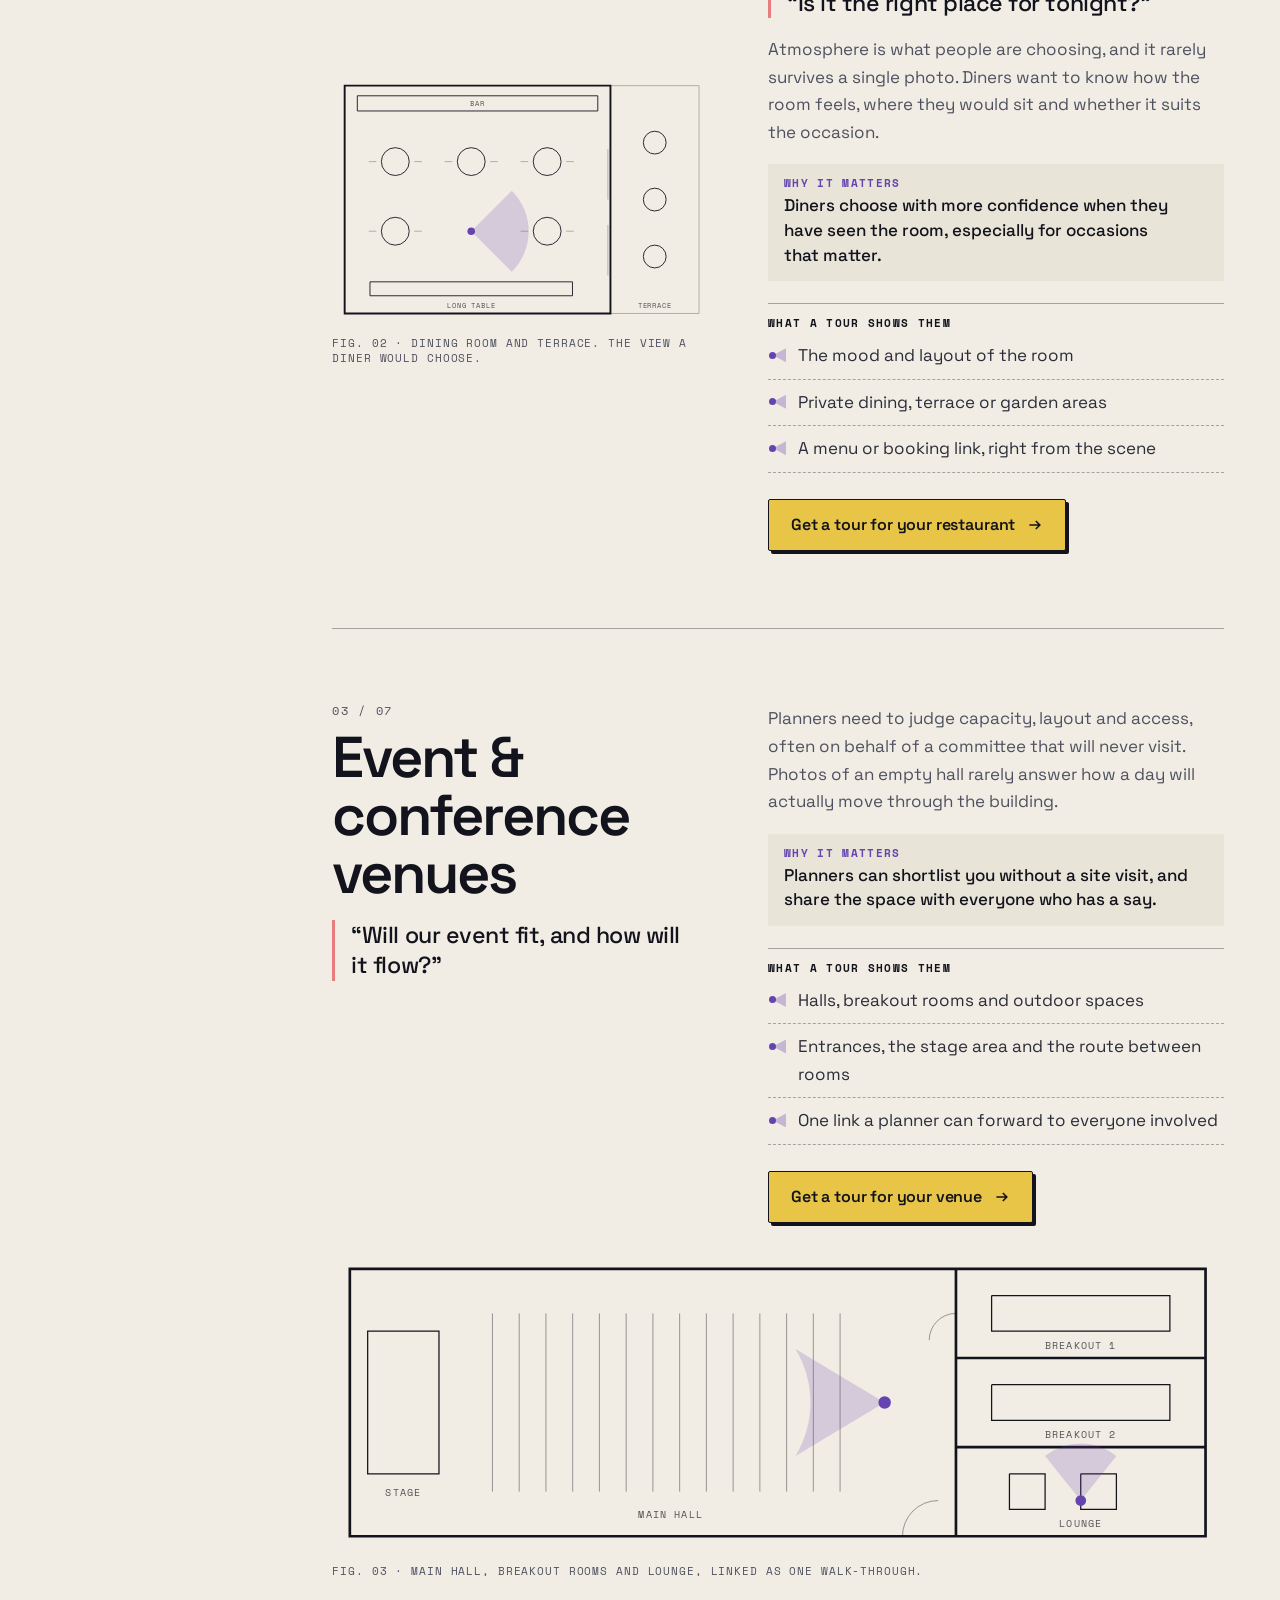
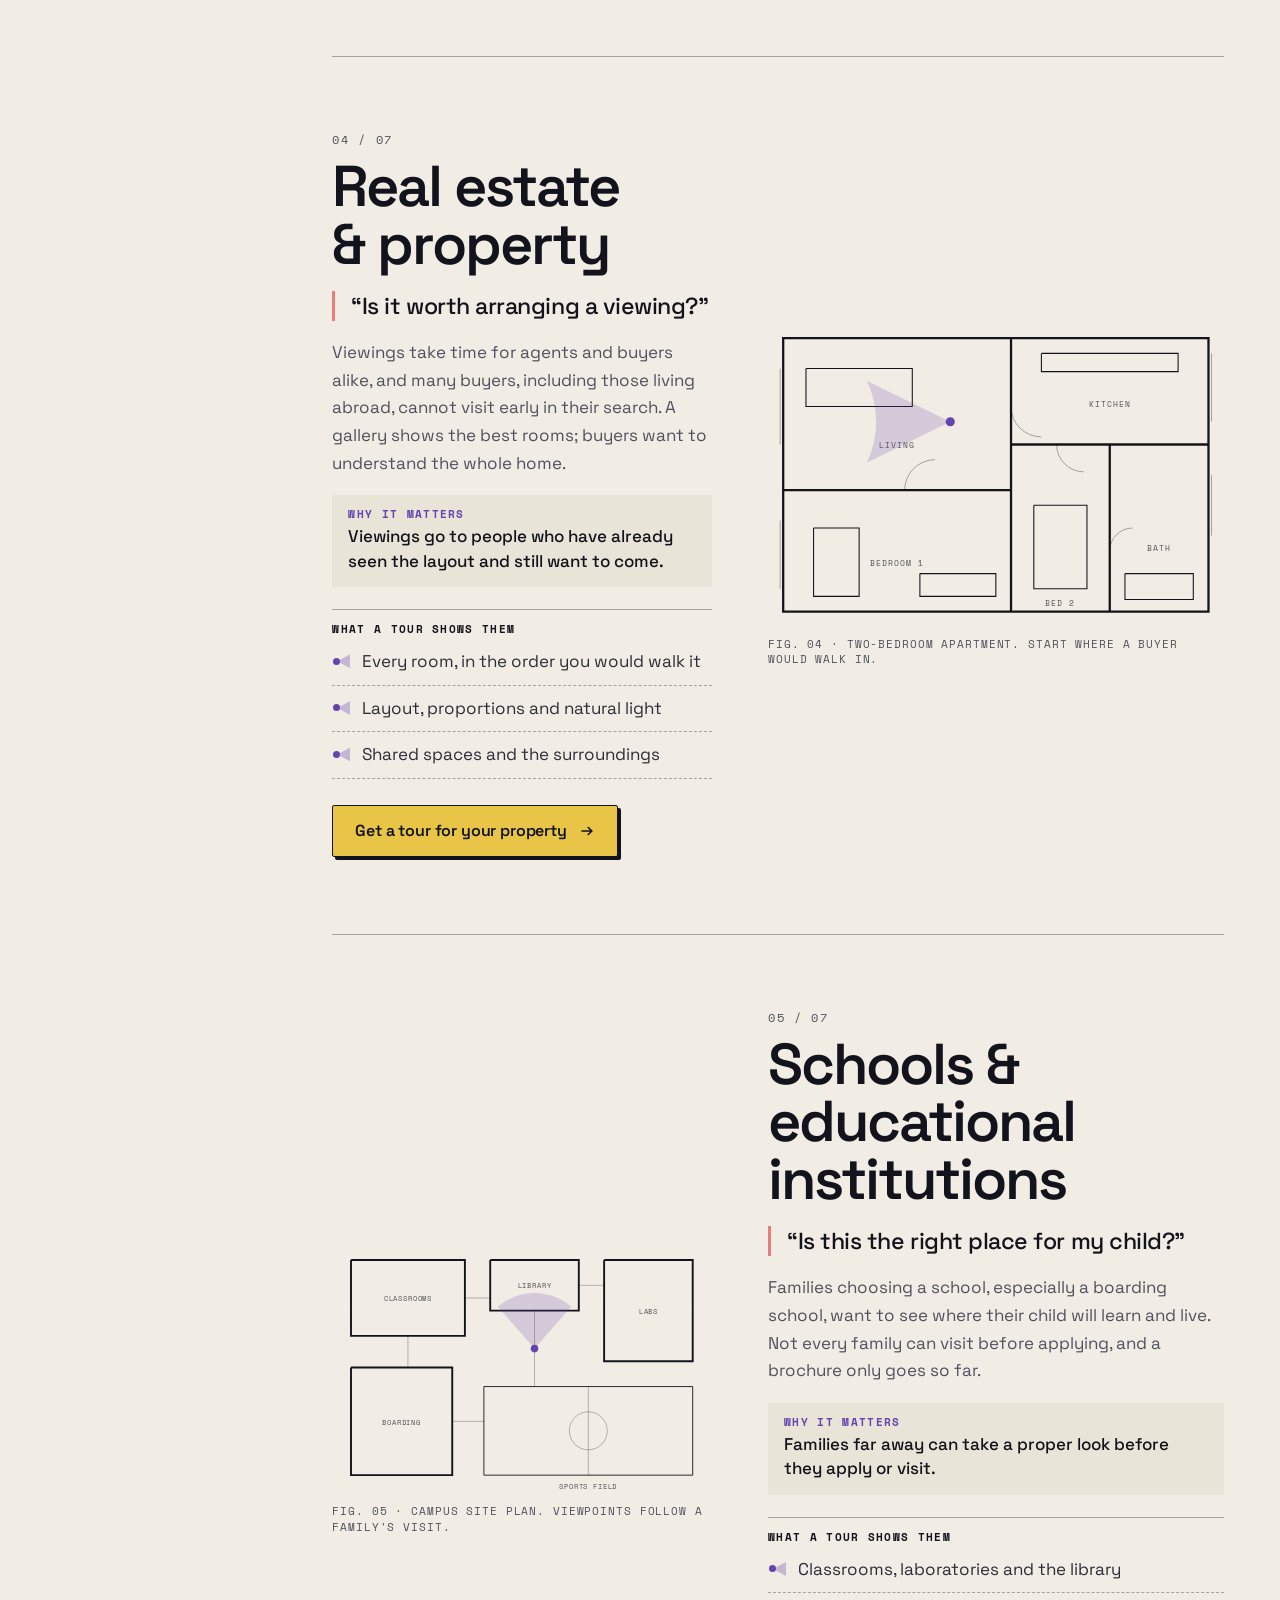
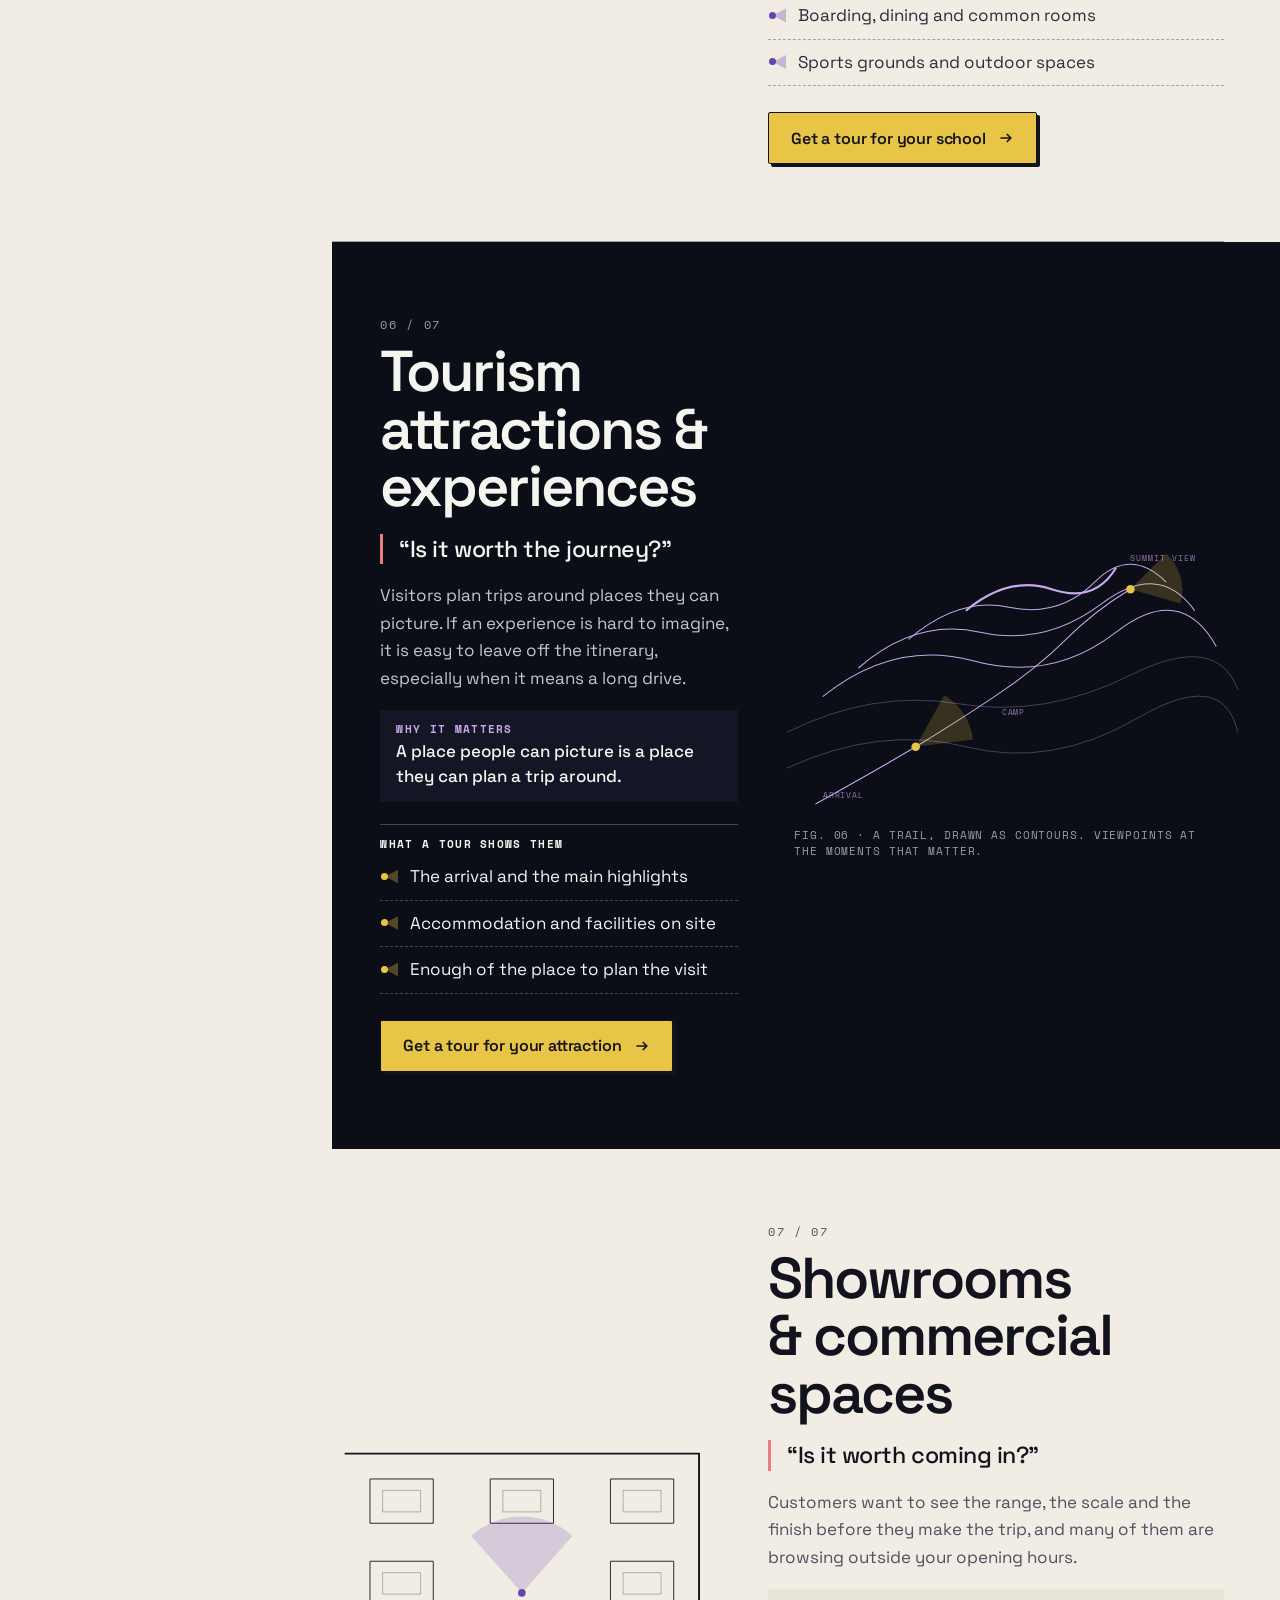
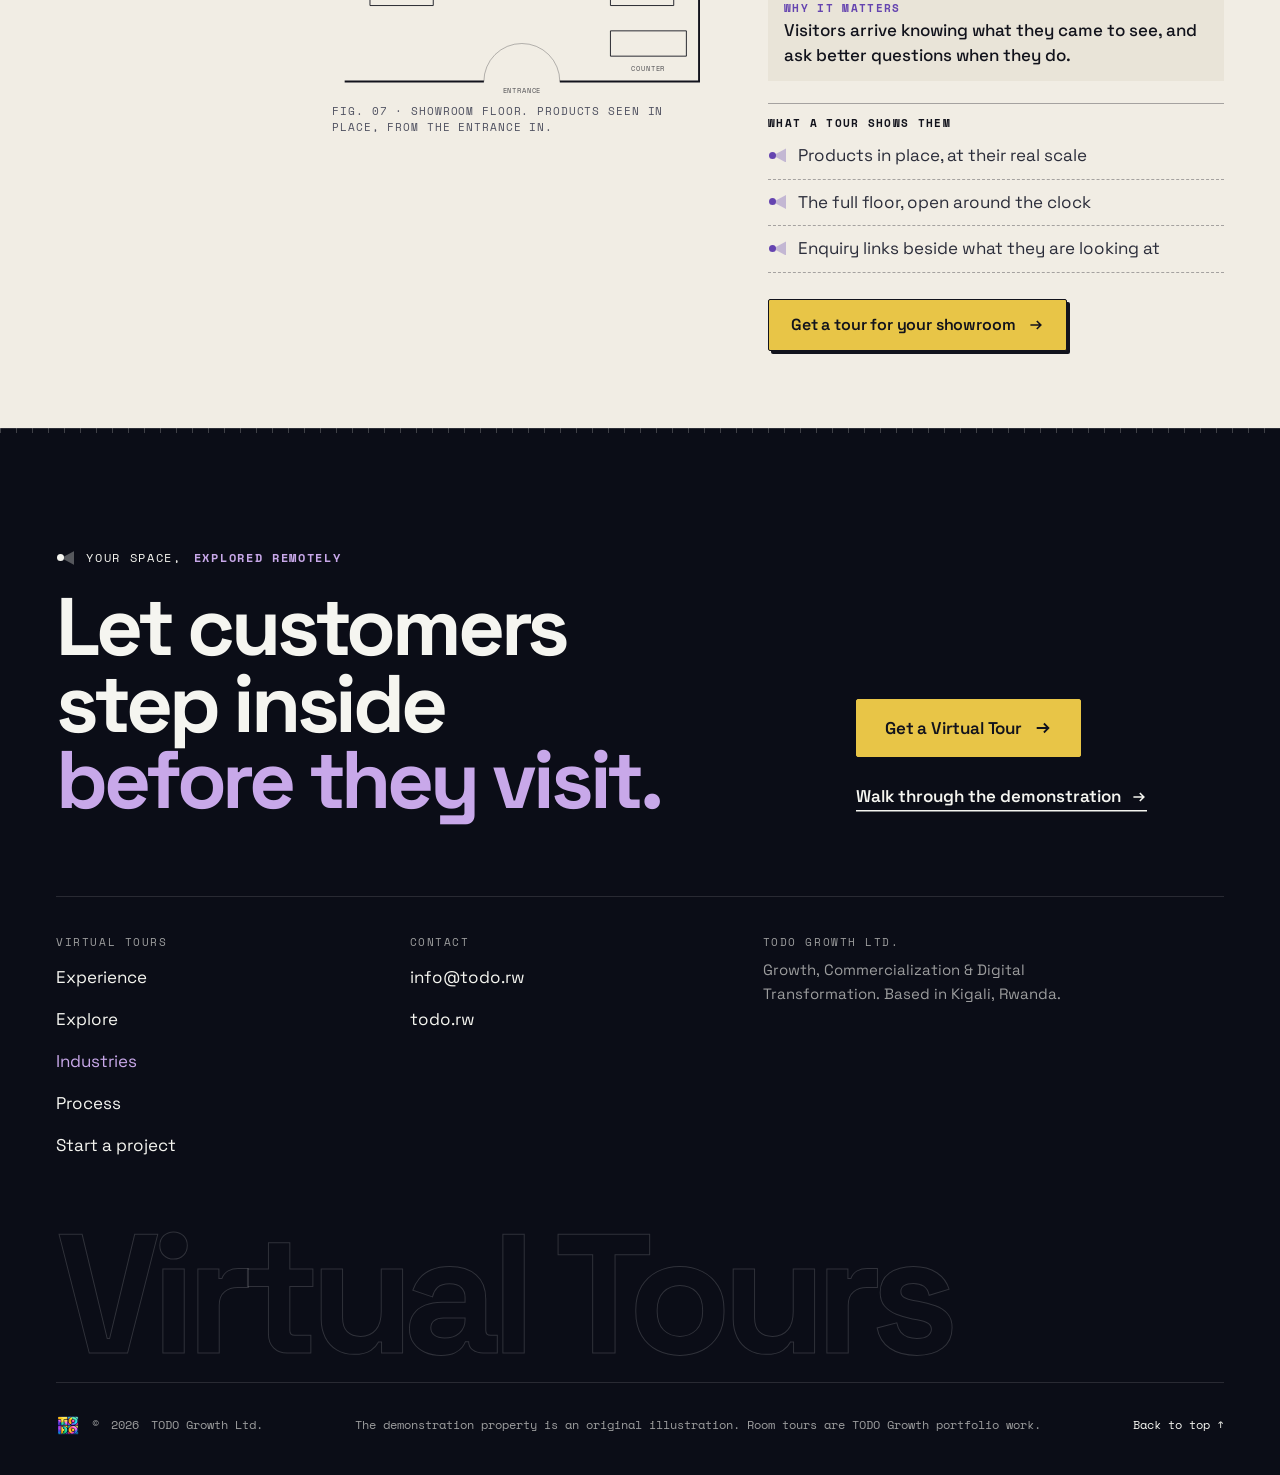
<file: industries/index.html>
<!doctype html>
<html lang="en" class="no-js">
  <head>
    <meta charset="utf-8" />
    <meta name="viewport" content="width=device-width, initial-scale=1, viewport-fit=cover" />
    <title>Virtual Tours by Industry | TODO Growth</title>
    <meta name="description" content="How 360° virtual tours help hotels, restaurants, event venues, property, schools, tourism attractions and showrooms show customers their space before they visit." />
    <meta name="robots" content="noindex, follow" />
    <meta name="theme-color" content="#f1ede4" />
    <link rel="icon" type="image/webp" href="../assets/img/brand/todo-logo-192.webp" />
    <link rel="preconnect" href="https://fonts.googleapis.com" />
    <link rel="preconnect" href="https://fonts.gstatic.com" crossorigin />
    <link rel="stylesheet" href="https://fonts.googleapis.com/css2?family=Space+Grotesk:wght@400;500;600;700&amp;family=Space+Mono:wght@400;700&amp;display=swap" media="print" onload="this.media='all'" />
    <noscript><link rel="stylesheet" href="https://fonts.googleapis.com/css2?family=Space+Grotesk:wght@400;500;600;700&amp;family=Space+Mono:wght@400;700&amp;display=swap" /></noscript>
    <link rel="stylesheet" href="../assets/css/site.css" />
    <script>document.documentElement.classList.replace("no-js", "js");</script>
    <link rel="modulepreload" href="../assets/js/config.js" />
    <link rel="modulepreload" href="../assets/js/attribution.js" />
    <link rel="modulepreload" href="../assets/js/tracking.js" />
    <link rel="modulepreload" href="../assets/js/site.js" />
    <script type="module" src="../assets/js/main.js"></script>
  </head>

  <body data-page="industries">
    <a class="skip-link" href="#main">Skip to content</a>
    <div class="review-bar" data-review-bar hidden>
      <div class="wrap review-bar-inner"><strong>Review mode. Not the production view.</strong><span data-review-list></span><a data-review-prod href="?review=0">See production view</a></div>
    </div>

    <header class="site-head" data-head>
      <div class="wrap site-head-inner">
        <a class="brand" href="../" aria-label="TODO Growth Virtual Tours, home">
          <img src="../assets/img/brand/todo-logo-192.webp" alt="" width="34" height="34" />
          <span class="brand-word">TODO <span>Growth</span></span>
          <span class="brand-tag">Virtual Tours</span>
        </a>
        <nav class="nav" aria-label="Main" data-nav>
          <ul>
            <li><a href="../"><span class="n">01</span>Experience</a></li>
            <li><a href="../explore/"><span class="n">02</span>Explore</a></li>
            <li><a href="../industries/" aria-current="page"><span class="n">03</span>Industries</a></li>
            <li><a href="../process/"><span class="n">04</span>Process</a></li>
          </ul>
          <span class="nav-marker" aria-hidden="true" data-nav-marker></span>
        </nav>
        <a class="btn btn-primary btn-sm head-cta" href="../start/" data-placement="header">Get a Virtual Tour</a>
        <button class="menu-btn" type="button" aria-expanded="false" aria-controls="menu" data-menu-open><span class="menu-btn-icon" aria-hidden="true"></span>Menu</button>
      </div>
    </header>

    <div class="menu" id="menu" role="dialog" aria-modal="true" aria-label="Site menu" data-menu>
      <div class="wrap">
        <div class="menu-top">
          <span class="brand"><img src="../assets/img/brand/todo-logo-192.webp" alt="" width="34" height="34" /><span class="brand-word">TODO <span>Growth</span></span></span>
          <button class="menu-btn" type="button" data-menu-close>Close</button>
        </div>
        <ul class="menu-plan">
          <li style="--i: 0"><a href="../"><span class="vp" aria-hidden="true"></span><span class="room-no">01</span><span><span class="room-name">Experience</span><br /><span class="room-desc">The idea, in one walk-through</span></span></a></li>
          <li style="--i: 1"><a href="../explore/"><span class="vp" aria-hidden="true"></span><span class="room-no">02</span><span><span class="room-name">Explore</span><br /><span class="room-desc">Try the demonstration</span></span></a></li>
          <li style="--i: 2"><a href="../industries/" aria-current="page"><span class="vp" aria-hidden="true"></span><span class="room-no">03</span><span><span class="room-name">Industries</span><br /><span class="room-desc">Where tours help</span></span></a></li>
          <li style="--i: 3"><a href="../process/"><span class="vp" aria-hidden="true"></span><span class="room-no">04</span><span><span class="room-name">Process</span><br /><span class="room-desc">How a project runs</span></span></a></li>
        </ul>
        <div class="menu-cta">
          <a class="btn btn-primary btn-lg btn-block" href="../start/" data-placement="menu">Get a Virtual Tour</a>
          <a class="btn btn-ghost btn-block" data-wa data-contact="whatsapp" data-placement="menu" href="#" target="_blank" rel="noopener noreferrer" hidden>Chat on WhatsApp</a>
          <p class="menu-meta">05 · Start a project · <a data-email data-contact="email" data-placement="menu" href="mailto:info@todo.rw">info@todo.rw</a></p>
        </div>
      </div>
    </div>

    <main id="main">
      <section class="page-head" aria-labelledby="page-title">
        <div class="wrap page-head-grid">
          <div>
            <p class="eyebrow in-rise" style="--d: 0"><b>03</b> · Industries</p>
            <h1 id="page-title" class="in-rise" style="--d: 1">Wherever people need to <span class="hl">picture the space</span> first.</h1>
          </div>
          <div class="in-rise" style="--d: 2">
            <p class="lead">Different businesses, the same moment: a customer trying to imagine your space before they commit. Here is what a tour shows them in each case.</p>
            <p class="ind-note">These are examples of where tours help. They are not a list of past clients or case studies.</p>
          </div>
        </div>
      </section>

      <div class="wrap ind-layout">
        <nav class="ind-index" aria-label="Industries on this page" data-ind-index>
          <ol>
            <li><a href="#hotels"><span class="n">01</span>Hotels &amp; lodges</a></li>
            <li><a href="#restaurants"><span class="n">02</span>Restaurants</a></li>
            <li><a href="#venues"><span class="n">03</span>Event venues</a></li>
            <li><a href="#property"><span class="n">04</span>Real estate</a></li>
            <li><a href="#schools"><span class="n">05</span>Schools</a></li>
            <li><a href="#tourism"><span class="n">06</span>Tourism</a></li>
            <li><a href="#showrooms"><span class="n">07</span>Showrooms</a></li>
          </ol>
        </nav>

        <div>
          <!-- 01 HOTELS -->
          <section class="ind" id="hotels" aria-labelledby="ind-hotels">
            <div class="ind-copy">
              <div>
                <p class="ind-no">01 / 07</p>
                <h2 id="ind-hotels">Hotels, resorts &amp; lodges</h2>
                <p class="ind-q">“Is the room really like the photos?”</p>
              </div>
              <div>
                <p>Guests compare several places in a few minutes, and wide-angle photos start to look alike. The details that decide a booking, like the view, the bathroom or the walk to the pool, are the hardest to show in a gallery.</p>
                <p class="ind-why"><b>Why it matters</b>Guests who have already looked around book with fewer doubts, and arrive expecting exactly what they find.</p>
                <div class="ind-shows"><p class="ind-shows-label">What a tour shows them</p>
                  <ul><li><span class="vp" aria-hidden="true"></span>Each room category, exactly as it is</li><li><span class="vp" aria-hidden="true"></span>The view from the room, not just the lobby</li><li><span class="vp" aria-hidden="true"></span>Facilities and the route between them</li></ul>
                </div>
                <a class="btn btn-primary" href="../start/?type=hotel" data-placement="industry-hotels">Get a tour for your hotel <svg class="arr" viewBox="0 0 20 20" width="16" height="16" aria-hidden="true"><path d="M3 10h13M11 5l5 5-5 5" fill="none" stroke="currentColor" stroke-width="2"/></svg></a>
              </div>
            </div>
            <figure class="ind-art" data-draw>
              <svg viewBox="0 0 600 400" role="img" aria-label="Drawing: a hotel floor plan with a viewpoint in one room">
                <path class="wall" d="M20 20H580V380H20Z" />
                <path class="wall" d="M20 170H580M20 230H580M160 20V170M300 20V170M440 20V170M160 230V380M300 230V380M440 230V380" />
                <path class="soft" d="M120 170A30 30 0 0 1 150 140M260 170A30 30 0 0 1 290 140M400 170A30 30 0 0 1 430 140M540 170A30 30 0 0 1 570 140M120 230A30 30 0 0 0 150 260M260 230A30 30 0 0 0 290 260M400 230A30 30 0 0 0 430 260M540 230A30 30 0 0 0 570 260" />
                <path class="ln" d="M50 50h60v80H50zM190 50h60v80h-60zM330 50h60v80h-60zM470 50h60v80h-60zM50 270h60v80H50zM190 270h60v80h-60zM330 270h60v80h-60zM470 270h60v80h-60z" />
                <path class="soft" d="M50 64h60M190 64h60M330 64h60M470 64h60M50 336h60M190 336h60M330 336h60M470 336h60" />
                <path class="soft" d="M40 16h100M180 16h100M320 16h100M460 16h100M40 384h100M180 384h100M320 384h100M460 384h100" />
                <text x="300" y="205" text-anchor="middle">CORRIDOR</text>
                <text x="36" y="160">201</text><text x="176" y="160">202</text><text x="316" y="160">203</text><text x="456" y="160">204</text>
                <path class="cone" d="M370 140L322 40A96 96 0 0 1 418 40Z" /><circle class="dot" cx="370" cy="140" r="6" />
              </svg>
              <figcaption>Fig. 01 · A typical floor. One viewpoint per room category.</figcaption>
            </figure>
          </section>

          <!-- 02 RESTAURANTS -->
          <section class="ind ind--flip" id="restaurants" aria-labelledby="ind-restaurants">
            <div class="ind-copy">
              <div>
                <p class="ind-no">02 / 07</p>
                <h2 id="ind-restaurants">Restaurants</h2>
                <p class="ind-q">“Is it the right place for tonight?”</p>
              </div>
              <div>
                <p>Atmosphere is what people are choosing, and it rarely survives a single photo. Diners want to know how the room feels, where they would sit and whether it suits the occasion.</p>
                <p class="ind-why"><b>Why it matters</b>Diners choose with more confidence when they have seen the room, especially for occasions that matter.</p>
                <div class="ind-shows"><p class="ind-shows-label">What a tour shows them</p>
                  <ul><li><span class="vp" aria-hidden="true"></span>The mood and layout of the room</li><li><span class="vp" aria-hidden="true"></span>Private dining, terrace or garden areas</li><li><span class="vp" aria-hidden="true"></span>A menu or booking link, right from the scene</li></ul>
                </div>
                <a class="btn btn-primary" href="../start/?type=restaurant" data-placement="industry-restaurants">Get a tour for your restaurant <svg class="arr" viewBox="0 0 20 20" width="16" height="16" aria-hidden="true"><path d="M3 10h13M11 5l5 5-5 5" fill="none" stroke="currentColor" stroke-width="2"/></svg></a>
              </div>
            </div>
            <figure class="ind-art" data-draw>
              <svg viewBox="0 0 600 400" role="img" aria-label="Drawing: a restaurant floor plan with tables, bar and terrace">
                <path class="wall" d="M20 20H440V380H20Z" />
                <path class="soft" d="M440 20H580V380H440" stroke-dasharray="6 8" />
                <path class="ln" d="M40 36H420V60H40Z" />
                <circle class="ln" cx="100" cy="140" r="22" /><circle class="ln" cx="220" cy="140" r="22" /><circle class="ln" cx="340" cy="140" r="22" />
                <circle class="ln" cx="100" cy="250" r="22" /><circle class="ln" cx="340" cy="250" r="22" />
                <path class="ln" d="M60 330H380V352H60Z" />
                <circle class="ln" cx="510" cy="110" r="18" /><circle class="ln" cx="510" cy="200" r="18" /><circle class="ln" cx="510" cy="290" r="18" />
                <path class="soft" d="M70 140h-12M142 140h-12M190 140h-12M262 140h-12M310 140h-12M382 140h-12M70 250h-12M142 250h-12M310 250h-12M382 250h-12" />
                <path class="soft" d="M436 120v80M436 240v80" />
                <text x="230" y="52" text-anchor="middle">BAR</text><text x="510" y="372" text-anchor="middle">TERRACE</text><text x="220" y="372" text-anchor="middle">LONG TABLE</text>
                <path class="cone" d="M220 250L284 186A90 90 0 0 1 284 314Z" /><circle class="dot" cx="220" cy="250" r="6" />
              </svg>
              <figcaption>Fig. 02 · Dining room and terrace. The view a diner would choose.</figcaption>
            </figure>
          </section>

          <!-- 03 VENUES (wide) -->
          <section class="ind ind--wide" id="venues" aria-labelledby="ind-venues">
            <div class="ind-copy">
              <div>
                <p class="ind-no">03 / 07</p>
                <h2 id="ind-venues">Event &amp; conference venues</h2>
                <p class="ind-q">“Will our event fit, and how will it flow?”</p>
              </div>
              <div>
                <p>Planners need to judge capacity, layout and access, often on behalf of a committee that will never visit. Photos of an empty hall rarely answer how a day will actually move through the building.</p>
                <p class="ind-why"><b>Why it matters</b>Planners can shortlist you without a site visit, and share the space with everyone who has a say.</p>
                <div class="ind-shows"><p class="ind-shows-label">What a tour shows them</p>
                  <ul><li><span class="vp" aria-hidden="true"></span>Halls, breakout rooms and outdoor spaces</li><li><span class="vp" aria-hidden="true"></span>Entrances, the stage area and the route between rooms</li><li><span class="vp" aria-hidden="true"></span>One link a planner can forward to everyone involved</li></ul>
                </div>
                <a class="btn btn-primary" href="../start/?type=venue" data-placement="industry-venues">Get a tour for your venue <svg class="arr" viewBox="0 0 20 20" width="16" height="16" aria-hidden="true"><path d="M3 10h13M11 5l5 5-5 5" fill="none" stroke="currentColor" stroke-width="2"/></svg></a>
              </div>
            </div>
            <figure class="ind-art" data-draw>
              <svg viewBox="0 0 1000 340" role="img" aria-label="Drawing: a venue plan with main hall, stage, seating and breakout rooms">
                <path class="wall" d="M20 20H980V320H20Z" />
                <path class="wall" d="M700 20V320M700 120H980M700 220H980" />
                <path class="ln" d="M40 90H120V250H40Z" />
                <path class="soft" d="M180 70V270M210 70V270M240 70V270M270 70V270M300 70V270M330 70V270M360 70V270M390 70V270M420 70V270M450 70V270M480 70V270M510 70V270M540 70V270M570 70V270" stroke-dasharray="4 10" />
                <path class="ln" d="M740 50h200v40H740zM740 150h200v40H740zM760 250h40v40h-40zM840 250h40v40h-40z" />
                <path class="soft" d="M640 320A40 40 0 0 1 680 280M700 70A30 30 0 0 0 670 100" />
                <text x="80" y="275" text-anchor="middle">STAGE</text><text x="380" y="300" text-anchor="middle">MAIN HALL</text><text x="840" y="110" text-anchor="middle">BREAKOUT 1</text><text x="840" y="210" text-anchor="middle">BREAKOUT 2</text><text x="840" y="310" text-anchor="middle">LOUNGE</text>
                <path class="cone" d="M620 170L520 110A116 116 0 0 1 520 230Z" /><circle class="dot" cx="620" cy="170" r="7" />
                <path class="cone" d="M840 280L800 230A64 64 0 0 1 880 230Z" /><circle class="dot" cx="840" cy="280" r="6" />
              </svg>
              <figcaption>Fig. 03 · Main hall, breakout rooms and lounge, linked as one walk-through.</figcaption>
            </figure>
          </section>

          <!-- 04 PROPERTY -->
          <section class="ind" id="property" aria-labelledby="ind-property">
            <div class="ind-copy">
              <div>
                <p class="ind-no">04 / 07</p>
                <h2 id="ind-property">Real estate &amp; property</h2>
                <p class="ind-q">“Is it worth arranging a viewing?”</p>
              </div>
              <div>
                <p>Viewings take time for agents and buyers alike, and many buyers, including those living abroad, cannot visit early in their search. A gallery shows the best rooms; buyers want to understand the whole home.</p>
                <p class="ind-why"><b>Why it matters</b>Viewings go to people who have already seen the layout and still want to come.</p>
                <div class="ind-shows"><p class="ind-shows-label">What a tour shows them</p>
                  <ul><li><span class="vp" aria-hidden="true"></span>Every room, in the order you would walk it</li><li><span class="vp" aria-hidden="true"></span>Layout, proportions and natural light</li><li><span class="vp" aria-hidden="true"></span>Shared spaces and the surroundings</li></ul>
                </div>
                <a class="btn btn-primary" href="../start/?type=real_estate_residential" data-placement="industry-property">Get a tour for your property <svg class="arr" viewBox="0 0 20 20" width="16" height="16" aria-hidden="true"><path d="M3 10h13M11 5l5 5-5 5" fill="none" stroke="currentColor" stroke-width="2"/></svg></a>
              </div>
            </div>
            <figure class="ind-art" data-draw>
              <svg viewBox="0 0 600 400" role="img" aria-label="Drawing: an apartment plan with living room, kitchen, bedrooms and bathroom">
                <path class="wall" d="M20 20H580V380H20Z" />
                <path class="wall" d="M320 20V380M20 220H320M320 160H580M450 160V380" />
                <path class="soft" d="M180 220A40 40 0 0 1 220 180M320 110A40 40 0 0 0 360 150M380 160A36 36 0 0 0 416 196M450 300A30 30 0 0 1 480 270" />
                <path class="ln" d="M50 60h140v50H50zM60 270h60v90H60zM200 330h100v30H200zM360 40h180v24H360zM470 330h90v34h-90zM350 240h70v110h-70z" />
                <path class="soft" d="M16 60v100M16 260v90M584 40v90M584 200v80" />
                <text x="170" y="165" text-anchor="middle">LIVING</text><text x="450" y="110" text-anchor="middle">KITCHEN</text><text x="170" y="320" text-anchor="middle">BEDROOM 1</text><text x="385" y="372" text-anchor="middle">BED 2</text><text x="515" y="300" text-anchor="middle">BATH</text>
                <path class="cone" d="M240 130L130 76A124 124 0 0 1 130 184Z" /><circle class="dot" cx="240" cy="130" r="6" />
              </svg>
              <figcaption>Fig. 04 · Two-bedroom apartment. Start where a buyer would walk in.</figcaption>
            </figure>
          </section>

          <!-- 05 SCHOOLS -->
          <section class="ind ind--flip" id="schools" aria-labelledby="ind-schools">
            <div class="ind-copy">
              <div>
                <p class="ind-no">05 / 07</p>
                <h2 id="ind-schools">Schools &amp; educational institutions</h2>
                <p class="ind-q">“Is this the right place for my child?”</p>
              </div>
              <div>
                <p>Families choosing a school, especially a boarding school, want to see where their child will learn and live. Not every family can visit before applying, and a brochure only goes so far.</p>
                <p class="ind-why"><b>Why it matters</b>Families far away can take a proper look before they apply or visit.</p>
                <div class="ind-shows"><p class="ind-shows-label">What a tour shows them</p>
                  <ul><li><span class="vp" aria-hidden="true"></span>Classrooms, laboratories and the library</li><li><span class="vp" aria-hidden="true"></span>Boarding, dining and common rooms</li><li><span class="vp" aria-hidden="true"></span>Sports grounds and outdoor spaces</li></ul>
                </div>
                <a class="btn btn-primary" href="../start/?type=school" data-placement="industry-schools">Get a tour for your school <svg class="arr" viewBox="0 0 20 20" width="16" height="16" aria-hidden="true"><path d="M3 10h13M11 5l5 5-5 5" fill="none" stroke="currentColor" stroke-width="2"/></svg></a>
              </div>
            </div>
            <figure class="ind-art" data-draw>
              <svg viewBox="0 0 600 400" role="img" aria-label="Drawing: a school campus site plan with buildings, paths and a sports field">
                <path class="wall" d="M30 30H210V150H30ZM250 30H390V110H250ZM430 30H570V190H430ZM30 200H190V370H30Z" />
                <path class="ln" d="M240 230H570V370H240Z" />
                <path class="soft" d="M405 230V370M405 300m-30 0a30 30 0 1 0 60 0a30 30 0 1 0-60 0" />
                <path class="soft" d="M120 150V200M210 90H250M390 70H430M190 285H240M320 110V230" stroke-dasharray="4 6" />
                <text x="120" y="95" text-anchor="middle">CLASSROOMS</text><text x="320" y="75" text-anchor="middle">LIBRARY</text><text x="500" y="115" text-anchor="middle">LABS</text><text x="110" y="290" text-anchor="middle">BOARDING</text><text x="405" y="392" text-anchor="middle">SPORTS FIELD</text>
                <path class="cone" d="M320 170L262 104A88 88 0 0 1 378 104Z" /><circle class="dot" cx="320" cy="170" r="6" />
              </svg>
              <figcaption>Fig. 05 · Campus site plan. Viewpoints follow a family's visit.</figcaption>
            </figure>
          </section>

          <!-- 06 TOURISM (night) -->
          <section class="ind ind--night" id="tourism" aria-labelledby="ind-tourism">
            <div class="ind-copy">
              <div>
                <p class="ind-no">06 / 07</p>
                <h2 id="ind-tourism">Tourism attractions &amp; experiences</h2>
                <p class="ind-q">“Is it worth the journey?”</p>
              </div>
              <div>
                <p>Visitors plan trips around places they can picture. If an experience is hard to imagine, it is easy to leave off the itinerary, especially when it means a long drive.</p>
                <p class="ind-why"><b>Why it matters</b>A place people can picture is a place they can plan a trip around.</p>
                <div class="ind-shows"><p class="ind-shows-label">What a tour shows them</p>
                  <ul><li><span class="vp" aria-hidden="true"></span>The arrival and the main highlights</li><li><span class="vp" aria-hidden="true"></span>Accommodation and facilities on site</li><li><span class="vp" aria-hidden="true"></span>Enough of the place to plan the visit</li></ul>
                </div>
                <a class="btn btn-primary" href="../start/?type=tourism" data-placement="industry-tourism">Get a tour for your attraction <svg class="arr" viewBox="0 0 20 20" width="16" height="16" aria-hidden="true"><path d="M3 10h13M11 5l5 5-5 5" fill="none" stroke="currentColor" stroke-width="2"/></svg></a>
              </div>
            </div>
            <figure class="ind-art" data-draw>
              <svg viewBox="0 0 600 400" role="img" aria-label="Drawing: contour lines of a hillside with a trail and viewpoints">
                <path class="soft" d="M-10 330Q120 270 240 300T480 260T620 280" />
                <path class="soft" d="M-10 280Q110 220 230 240T470 200T620 220" />
                <path class="ln" d="M40 230Q140 150 250 180T450 140T590 160" />
                <path class="ln" d="M90 190Q170 120 260 140T430 100T560 110" />
                <path class="ln" d="M160 150Q230 90 300 105T420 70T520 70" />
                <path class="wall" d="M240 110Q300 60 360 80T450 50" />
                <path class="ln" d="M30 380Q120 330 170 300T280 230T380 150T470 80" stroke-dasharray="6 9" />
                <text x="40" y="372">ARRIVAL</text><text x="290" y="256">CAMP</text><text x="470" y="40">SUMMIT VIEW</text>
                <path class="cone" d="M170 300L210 228A82 82 0 0 1 250 290Z" /><circle class="dot" cx="170" cy="300" r="6" />
                <path class="cone" d="M470 80L520 30A70 70 0 0 1 540 100Z" /><circle class="dot" cx="470" cy="80" r="6" />
              </svg>
              <figcaption>Fig. 06 · A trail, drawn as contours. Viewpoints at the moments that matter.</figcaption>
            </figure>
          </section>

          <!-- 07 SHOWROOMS -->
          <section class="ind ind--flip" id="showrooms" aria-labelledby="ind-showrooms">
            <div class="ind-copy">
              <div>
                <p class="ind-no">07 / 07</p>
                <h2 id="ind-showrooms">Showrooms &amp; commercial spaces</h2>
                <p class="ind-q">“Is it worth coming in?”</p>
              </div>
              <div>
                <p>Customers want to see the range, the scale and the finish before they make the trip, and many of them are browsing outside your opening hours.</p>
                <p class="ind-why"><b>Why it matters</b>Visitors arrive knowing what they came to see, and ask better questions when they do.</p>
                <div class="ind-shows"><p class="ind-shows-label">What a tour shows them</p>
                  <ul><li><span class="vp" aria-hidden="true"></span>Products in place, at their real scale</li><li><span class="vp" aria-hidden="true"></span>The full floor, open around the clock</li><li><span class="vp" aria-hidden="true"></span>Enquiry links beside what they are looking at</li></ul>
                </div>
                <a class="btn btn-primary" href="../start/?type=showroom" data-placement="industry-showrooms">Get a tour for your showroom <svg class="arr" viewBox="0 0 20 20" width="16" height="16" aria-hidden="true"><path d="M3 10h13M11 5l5 5-5 5" fill="none" stroke="currentColor" stroke-width="2"/></svg></a>
              </div>
            </div>
            <figure class="ind-art" data-draw>
              <svg viewBox="0 0 600 400" role="img" aria-label="Drawing: a showroom floor with display plinths, counter and entrance">
                <path class="wall" d="M20 20H580V380H360M240 380H20Z" />
                <path class="soft" d="M240 380A60 60 0 0 1 300 320M360 380A60 60 0 0 0 300 320" />
                <path class="ln" d="M60 60h100v70H60zM250 60h100v70H250zM440 60h100v70H440zM60 190h100v70H60zM440 190h100v70H440z" />
                <path class="soft" d="M80 78h60v34H80zM270 78h60v34h-60zM460 78h60v34h-60zM80 208h60v34H80zM460 208h60v34h-60z" />
                <path class="ln" d="M440 300h120v40H440z" />
                <text x="500" y="364" text-anchor="middle">COUNTER</text><text x="300" y="398" text-anchor="middle">ENTRANCE</text>
                <path class="cone" d="M300 240L220 150A120 120 0 0 1 380 150Z" /><circle class="dot" cx="300" cy="240" r="6" />
              </svg>
              <figcaption>Fig. 07 · Showroom floor. Products seen in place, from the entrance in.</figcaption>
            </figure>
          </section>
        </div>
      </div>

    </main>

    <footer class="site-foot night" data-foot>
      <div class="foot-rule" aria-hidden="true"></div>
      <div class="wrap">
        <div class="foot-lead">
          <div>
            <p class="eyebrow"><span class="vp" aria-hidden="true"></span>Your space, <b>explored remotely</b></p>
            <p class="foot-statement">Let customers step inside <span class="hl">before they visit.</span></p>
          </div>
          <div class="foot-cta">
            <a class="btn btn-primary btn-lg" href="../start/" data-placement="footer">Get a Virtual Tour <svg class="arr" viewBox="0 0 20 20" width="18" height="18" aria-hidden="true"><path d="M3 10h13M11 5l5 5-5 5" fill="none" stroke="currentColor" stroke-width="2"/></svg></a>
            <a class="link-arrow" href="../explore/">Walk through the demonstration <svg class="arr" viewBox="0 0 20 20" width="16" height="16" aria-hidden="true"><path d="M3 10h13M11 5l5 5-5 5" fill="none" stroke="currentColor" stroke-width="2"/></svg></a>
          </div>
        </div>
        <div class="foot-grid">
          <div class="foot-col">
            <p class="foot-h">Virtual Tours</p>
            <ul class="foot-links"><li><a href="../">Experience</a></li><li><a href="../explore/">Explore</a></li><li><a href="../industries/" aria-current="page">Industries</a></li><li><a href="../process/">Process</a></li><li><a href="../start/">Start a project</a></li></ul>
          </div>
          <div class="foot-col">
            <p class="foot-h">Contact</p>
            <ul class="foot-links"><li><a data-email data-contact="email" data-placement="footer" href="mailto:info@todo.rw">info@todo.rw</a></li><li><a data-wa data-contact="whatsapp" data-placement="footer" href="#" target="_blank" rel="noopener noreferrer" hidden>WhatsApp</a></li><li><a href="https://todo.rw/">todo.rw</a></li></ul>
          </div>
          <div class="foot-col">
            <p class="foot-h">TODO Growth Ltd.</p>
            <p class="foot-pos">Growth, Commercialization &amp; Digital Transformation. Based in Kigali, Rwanda.</p>
          </div>
        </div>
        <p class="foot-mark" aria-hidden="true">Virtual Tours</p>
        <div class="foot-base">
          <span class="foot-brand"><img src="../assets/img/brand/todo-logo-192.webp" alt="" width="24" height="24" loading="lazy" />© <span data-year>2026</span> TODO Growth Ltd.</span>
          <span>The demonstration property is an original illustration. Room tours are TODO Growth portfolio work.</span>
          <a class="foot-top" href="#main">Back to top ↑</a>
        </div>
      </div>
    </footer>

    <div class="dock" data-dock>
      <a class="btn btn-primary" href="../start/" data-placement="dock">Get a Virtual Tour</a>
      <a class="dock-wa" data-wa data-contact="whatsapp" data-placement="dock" href="#" target="_blank" rel="noopener noreferrer" aria-label="Chat on WhatsApp" hidden><svg viewBox="0 0 24 24" width="22" height="22" aria-hidden="true"><path d="M4 20l1.3-3.9A8 8 0 1 1 8 19z" fill="none" stroke="currentColor" stroke-width="1.8"/></svg></a>
    </div>
  </body>
</html>
</file>
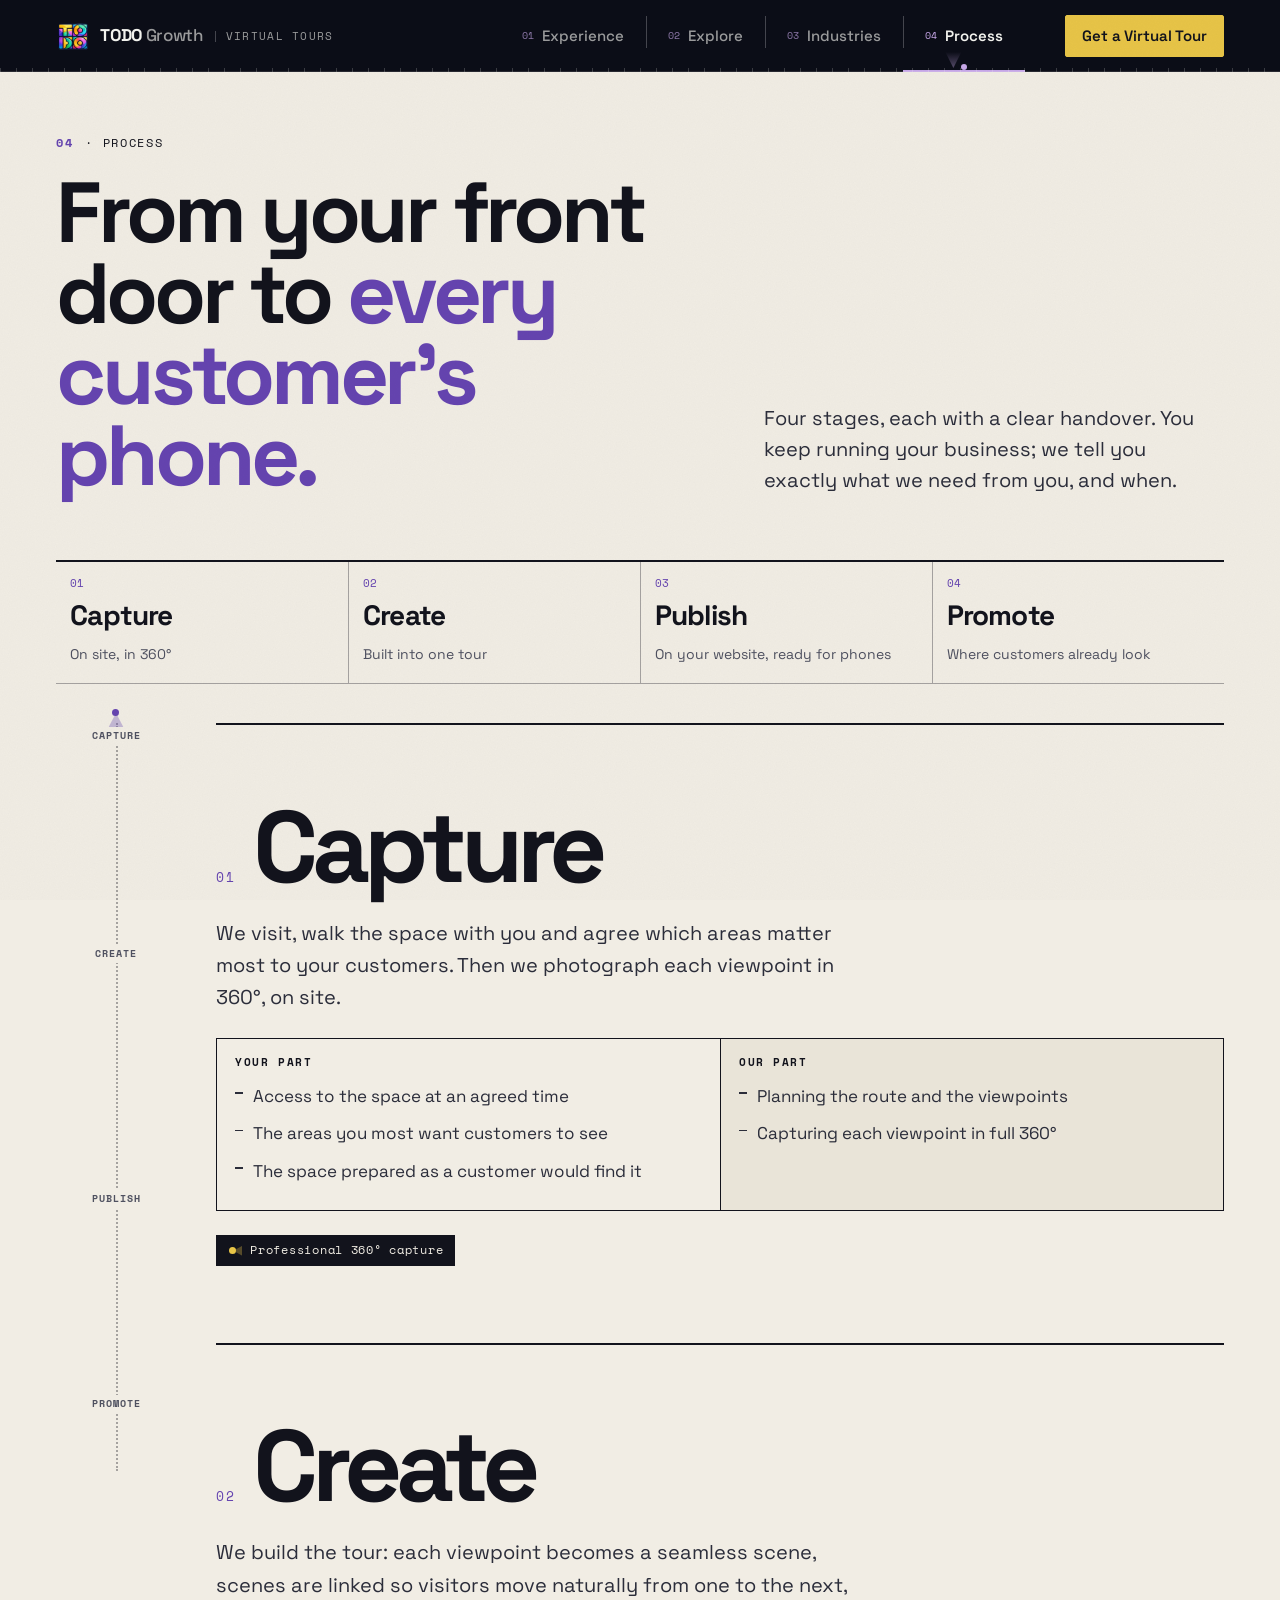
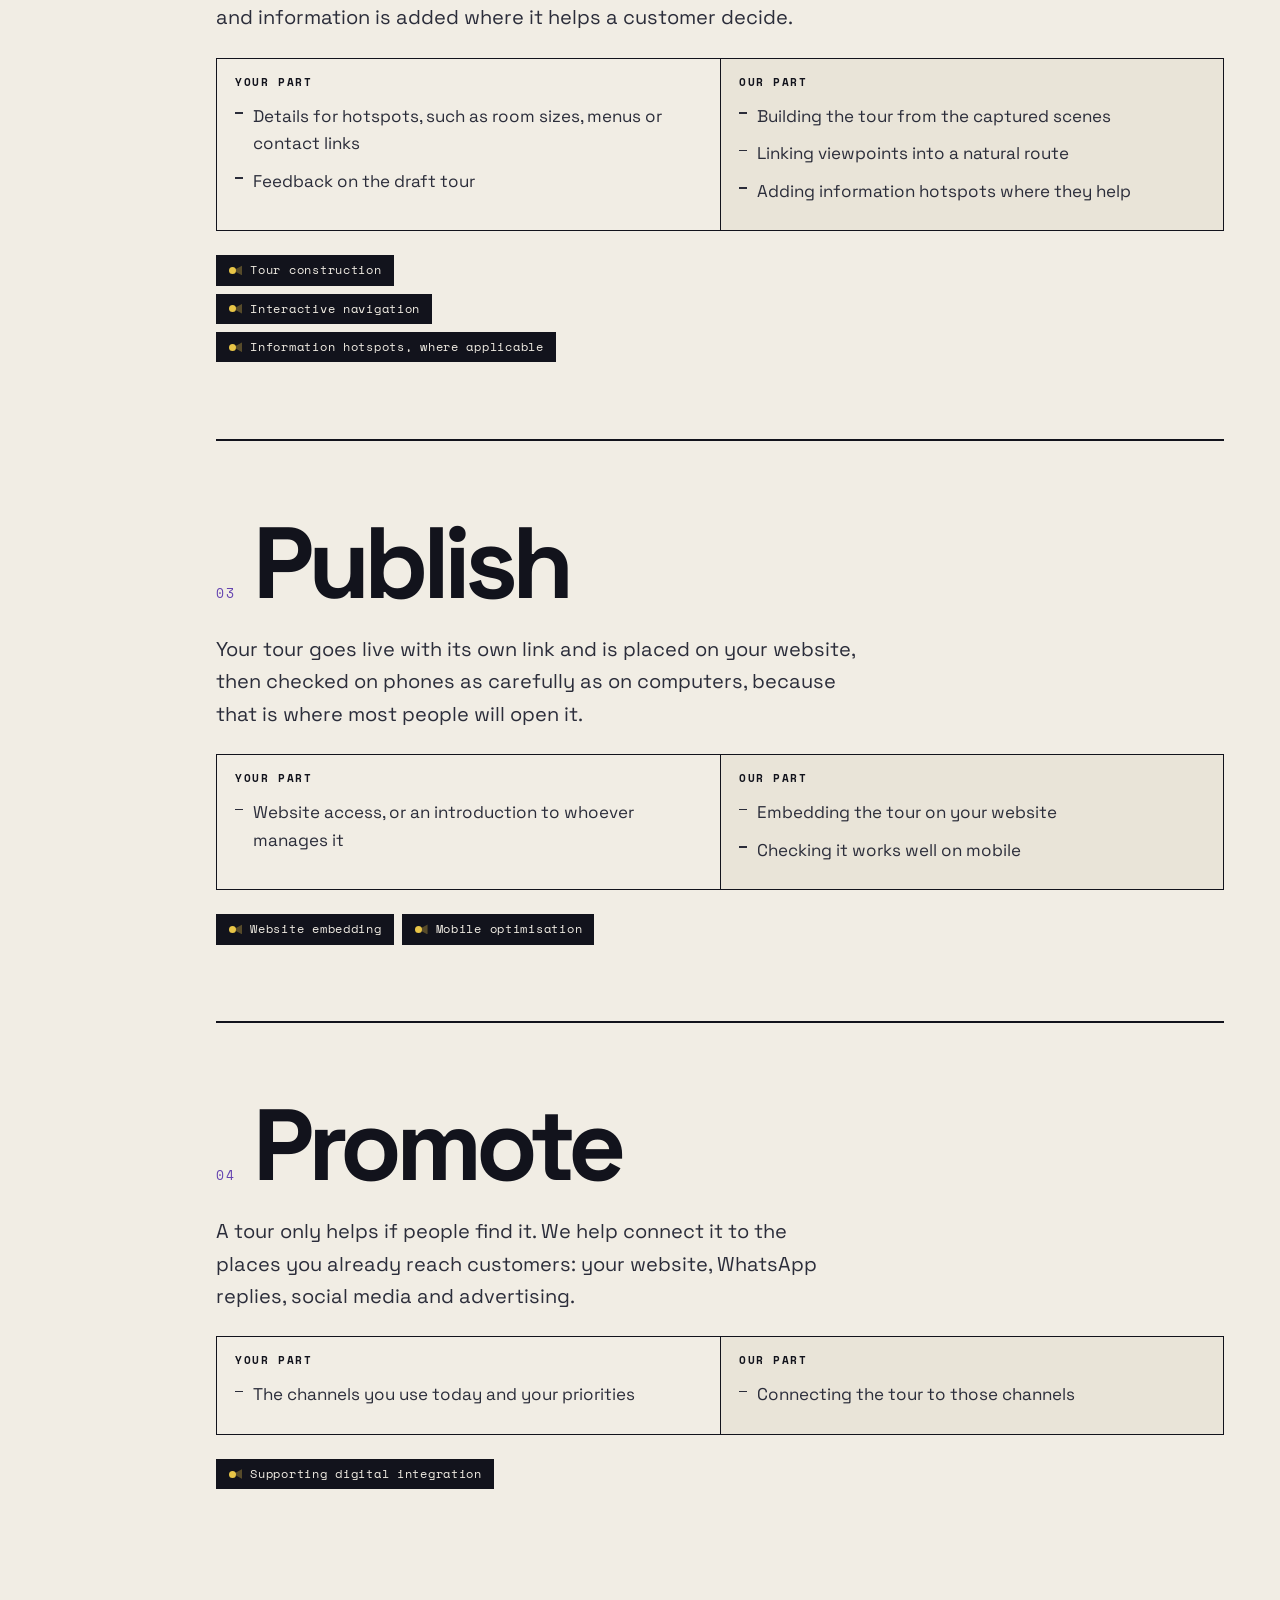
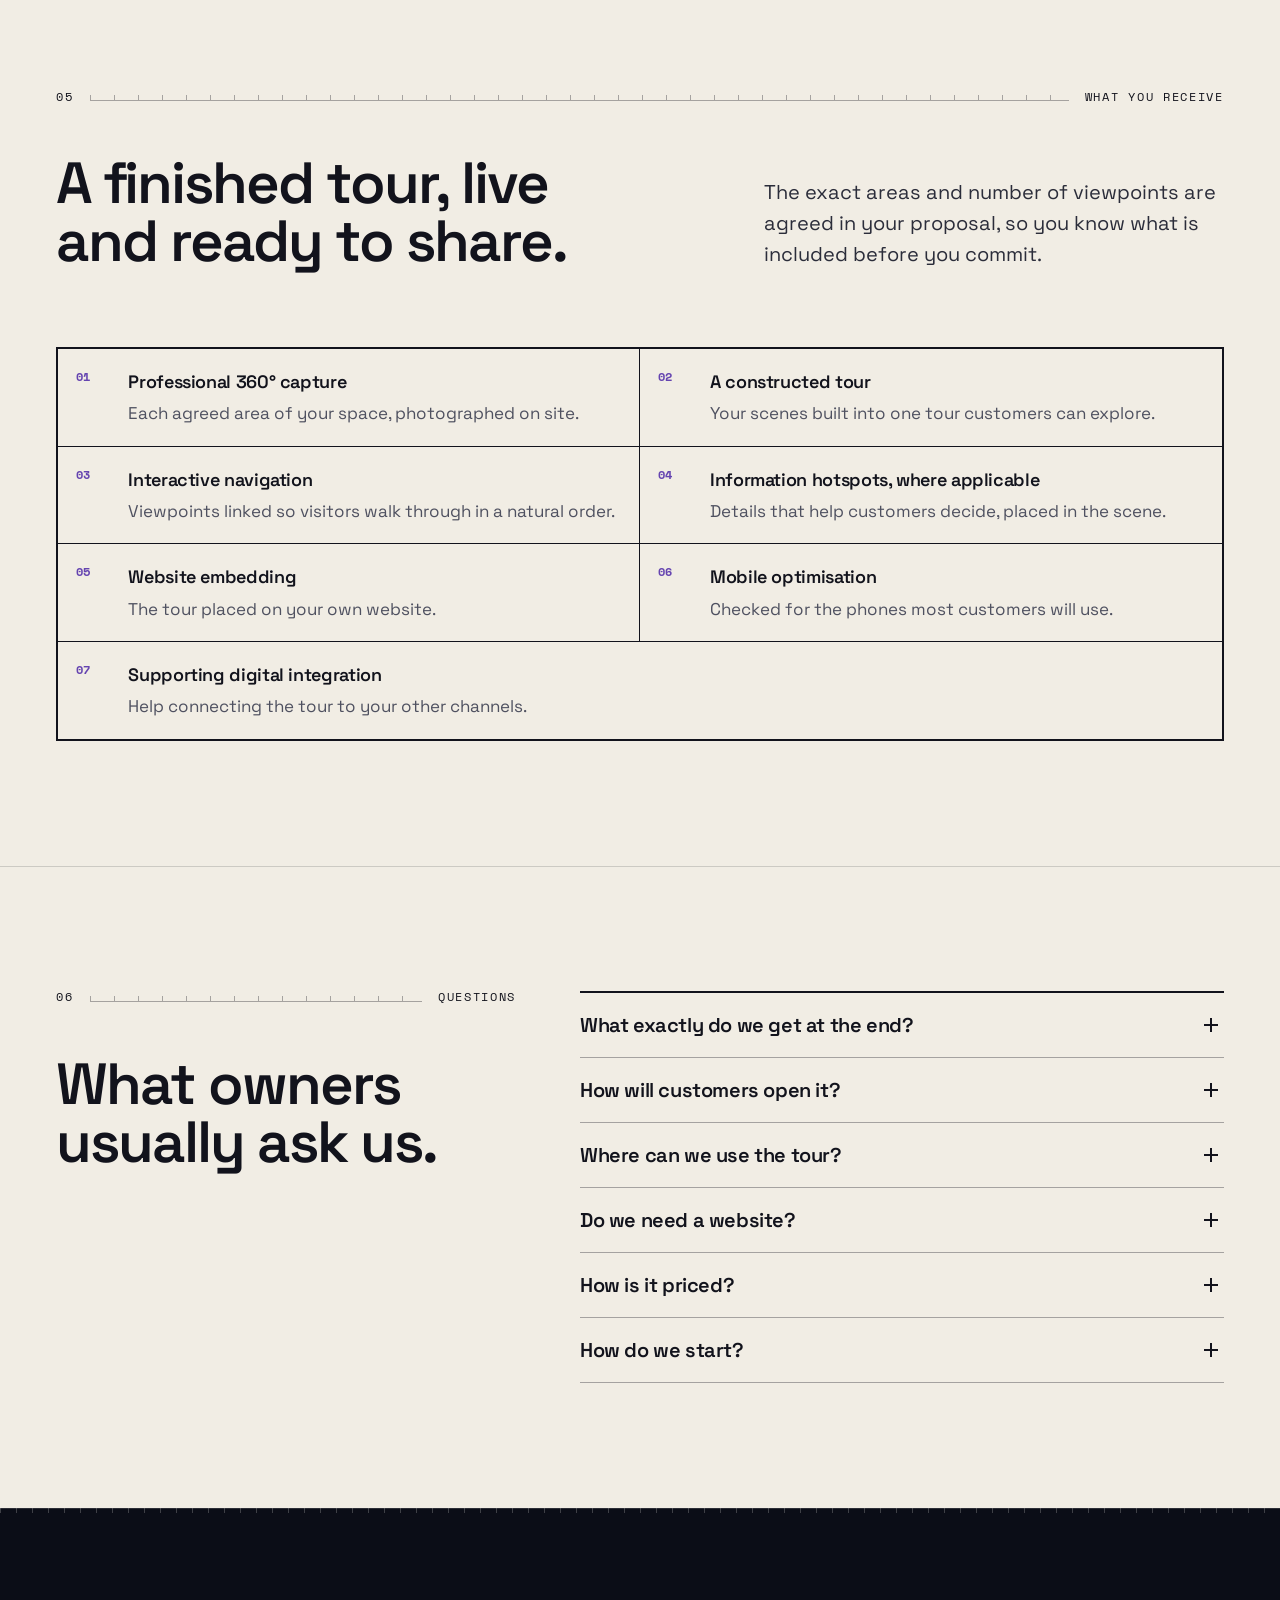
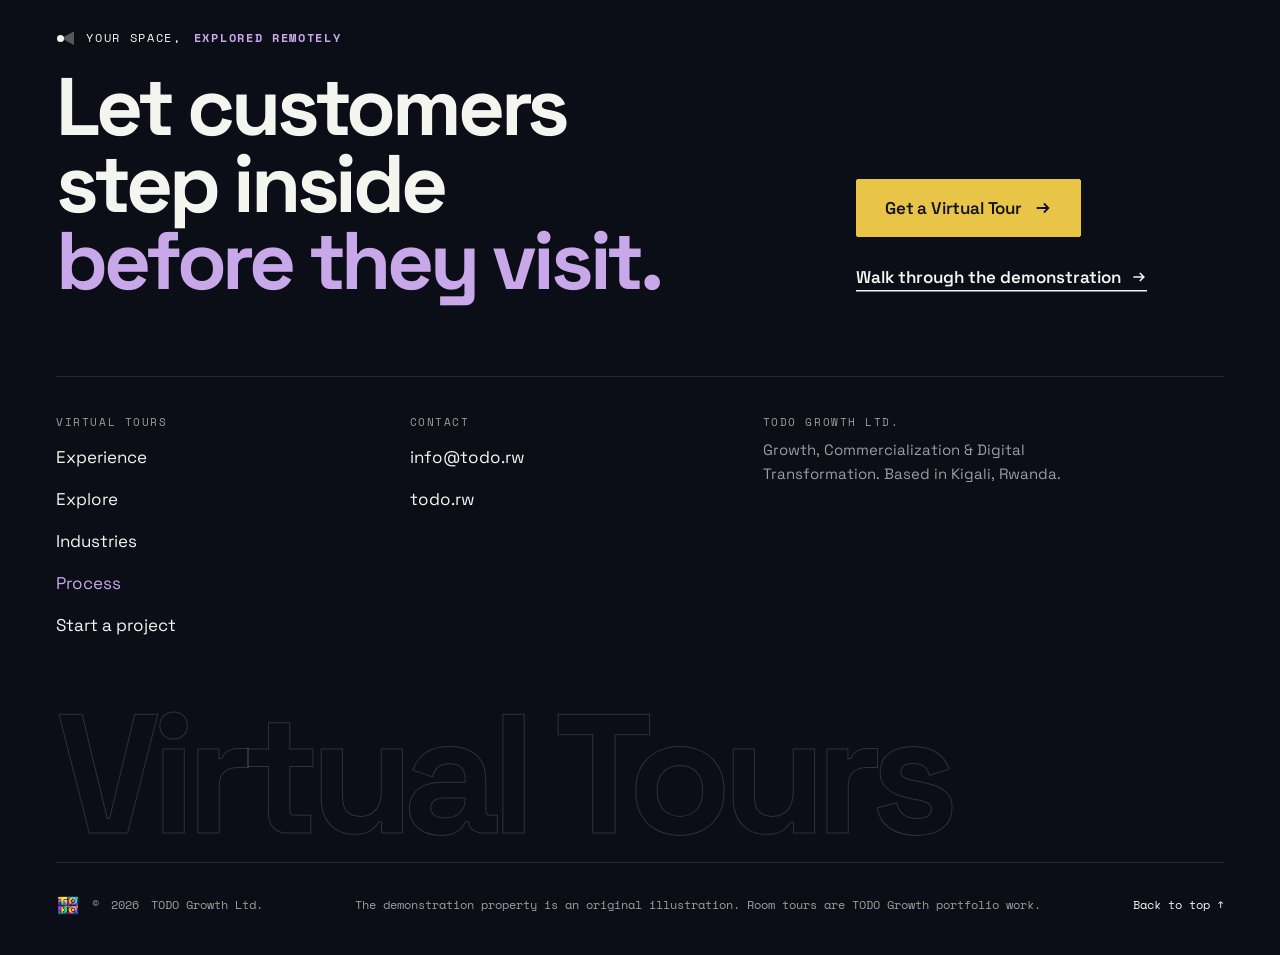
<file: process/index.html>
<!doctype html>
<html lang="en" class="no-js">
  <head>
    <meta charset="utf-8" />
    <meta name="viewport" content="width=device-width, initial-scale=1, viewport-fit=cover" />
    <title>How a Virtual Tour Project Works | TODO Growth</title>
    <meta name="description" content="Capture, Create, Publish, Promote: what happens at each stage of a TODO Growth virtual tour, what you provide, what we deliver and what you receive." />
    <meta name="robots" content="noindex, follow" />
    <meta name="theme-color" content="#f1ede4" />
    <link rel="icon" type="image/webp" href="../assets/img/brand/todo-logo-192.webp" />
    <link rel="preconnect" href="https://fonts.googleapis.com" />
    <link rel="preconnect" href="https://fonts.gstatic.com" crossorigin />
    <link rel="stylesheet" href="https://fonts.googleapis.com/css2?family=Space+Grotesk:wght@400;500;600;700&amp;family=Space+Mono:wght@400;700&amp;display=swap" media="print" onload="this.media='all'" />
    <noscript><link rel="stylesheet" href="https://fonts.googleapis.com/css2?family=Space+Grotesk:wght@400;500;600;700&amp;family=Space+Mono:wght@400;700&amp;display=swap" /></noscript>
    <link rel="stylesheet" href="../assets/css/site.css" />
    <script>document.documentElement.classList.replace("no-js", "js");</script>
    <link rel="modulepreload" href="../assets/js/config.js" />
    <link rel="modulepreload" href="../assets/js/attribution.js" />
    <link rel="modulepreload" href="../assets/js/tracking.js" />
    <link rel="modulepreload" href="../assets/js/site.js" />
    <script type="module" src="../assets/js/main.js"></script>
  </head>

  <body data-page="process">
    <a class="skip-link" href="#main">Skip to content</a>
    <div class="review-bar" data-review-bar hidden>
      <div class="wrap review-bar-inner"><strong>Review mode. Not the production view.</strong><span data-review-list></span><a data-review-prod href="?review=0">See production view</a></div>
    </div>

    <header class="site-head" data-head>
      <div class="wrap site-head-inner">
        <a class="brand" href="../" aria-label="TODO Growth Virtual Tours, home">
          <img src="../assets/img/brand/todo-logo-192.webp" alt="" width="34" height="34" />
          <span class="brand-word">TODO <span>Growth</span></span>
          <span class="brand-tag">Virtual Tours</span>
        </a>
        <nav class="nav" aria-label="Main" data-nav>
          <ul>
            <li><a href="../"><span class="n">01</span>Experience</a></li>
            <li><a href="../explore/"><span class="n">02</span>Explore</a></li>
            <li><a href="../industries/"><span class="n">03</span>Industries</a></li>
            <li><a href="../process/" aria-current="page"><span class="n">04</span>Process</a></li>
          </ul>
          <span class="nav-marker" aria-hidden="true" data-nav-marker></span>
        </nav>
        <a class="btn btn-primary btn-sm head-cta" href="../start/" data-placement="header">Get a Virtual Tour</a>
        <button class="menu-btn" type="button" aria-expanded="false" aria-controls="menu" data-menu-open><span class="menu-btn-icon" aria-hidden="true"></span>Menu</button>
      </div>
    </header>

    <div class="menu" id="menu" role="dialog" aria-modal="true" aria-label="Site menu" data-menu>
      <div class="wrap">
        <div class="menu-top">
          <span class="brand"><img src="../assets/img/brand/todo-logo-192.webp" alt="" width="34" height="34" /><span class="brand-word">TODO <span>Growth</span></span></span>
          <button class="menu-btn" type="button" data-menu-close>Close</button>
        </div>
        <ul class="menu-plan">
          <li style="--i: 0"><a href="../"><span class="vp" aria-hidden="true"></span><span class="room-no">01</span><span><span class="room-name">Experience</span><br /><span class="room-desc">The idea, in one walk-through</span></span></a></li>
          <li style="--i: 1"><a href="../explore/"><span class="vp" aria-hidden="true"></span><span class="room-no">02</span><span><span class="room-name">Explore</span><br /><span class="room-desc">Try the demonstration</span></span></a></li>
          <li style="--i: 2"><a href="../industries/"><span class="vp" aria-hidden="true"></span><span class="room-no">03</span><span><span class="room-name">Industries</span><br /><span class="room-desc">Where tours help</span></span></a></li>
          <li style="--i: 3"><a href="../process/" aria-current="page"><span class="vp" aria-hidden="true"></span><span class="room-no">04</span><span><span class="room-name">Process</span><br /><span class="room-desc">How a project runs</span></span></a></li>
        </ul>
        <div class="menu-cta">
          <a class="btn btn-primary btn-lg btn-block" href="../start/" data-placement="menu">Get a Virtual Tour</a>
          <a class="btn btn-ghost btn-block" data-wa data-contact="whatsapp" data-placement="menu" href="#" target="_blank" rel="noopener noreferrer" hidden>Chat on WhatsApp</a>
          <p class="menu-meta">05 · Start a project · <a data-email data-contact="email" data-placement="menu" href="mailto:info@todo.rw">info@todo.rw</a></p>
        </div>
      </div>
    </div>

    <main id="main">
      <section class="page-head" aria-labelledby="page-title">
        <div class="wrap page-head-grid">
          <div>
            <p class="eyebrow in-rise" style="--d: 0"><b>04</b> · Process</p>
            <h1 id="page-title" class="in-rise" style="--d: 1">From your front door to <span class="hl">every customer's phone.</span></h1>
          </div>
          <div class="in-rise" style="--d: 2">
            <p class="lead">Four stages, each with a clear handover. You keep running your business; we tell you exactly what we need from you, and when.</p>
          </div>
        </div>
      </section>

      <nav class="proc-overview wrap" aria-label="Stages">
        <ol>
          <li><a href="#capture"><span class="n">01</span><b>Capture</b><span>On site, in 360°</span></a></li>
          <li><a href="#create"><span class="n">02</span><b>Create</b><span>Built into one tour</span></a></li>
          <li><a href="#publish"><span class="n">03</span><b>Publish</b><span>On your website, ready for phones</span></a></li>
          <li><a href="#promote"><span class="n">04</span><b>Promote</b><span>Where customers already look</span></a></li>
        </ol>
      </nav>

      <section class="proc" aria-label="The four stages">
        <div class="wrap proc-layout" data-proc>
          <div class="proc-track" aria-hidden="true">
            <div class="proc-track-line">
              <span class="proc-track-fill"></span>
              <span class="proc-walker"><span class="vp"></span></span>
              <div class="proc-stops"><span>CAPTURE</span><span>CREATE</span><span>PUBLISH</span><span>PROMOTE</span></div>
            </div>
          </div>

          <div>
            <article class="stage" id="capture" aria-labelledby="stage-capture">
              <div class="stage-name" data-reveal><span class="stage-no">01</span><h2 id="stage-capture">Capture</h2></div>
              <p class="stage-what" data-reveal>We visit, walk the space with you and agree which areas matter most to your customers. Then we photograph each viewpoint in 360°, on site.</p>
              <div class="stage-ledger" data-reveal>
                <div><h3>Your part</h3><ul><li>Access to the space at an agreed time</li><li>The areas you most want customers to see</li><li>The space prepared as a customer would find it</li></ul></div>
                <div class="ours"><h3>Our part</h3><ul><li>Planning the route and the viewpoints</li><li>Capturing each viewpoint in full 360°</li></ul></div>
              </div>
              <ul class="tags" aria-label="Service components"><li><span class="vp" aria-hidden="true"></span>Professional 360° capture</li></ul>
            </article>

            <article class="stage" id="create" aria-labelledby="stage-create">
              <div class="stage-name" data-reveal><span class="stage-no">02</span><h2 id="stage-create">Create</h2></div>
              <p class="stage-what" data-reveal>We build the tour: each viewpoint becomes a seamless scene, scenes are linked so visitors move naturally from one to the next, and information is added where it helps a customer decide.</p>
              <div class="stage-ledger" data-reveal>
                <div><h3>Your part</h3><ul><li>Details for hotspots, such as room sizes, menus or contact links</li><li>Feedback on the draft tour</li></ul></div>
                <div class="ours"><h3>Our part</h3><ul><li>Building the tour from the captured scenes</li><li>Linking viewpoints into a natural route</li><li>Adding information hotspots where they help</li></ul></div>
              </div>
              <ul class="tags" aria-label="Service components"><li><span class="vp" aria-hidden="true"></span>Tour construction</li><li><span class="vp" aria-hidden="true"></span>Interactive navigation</li><li><span class="vp" aria-hidden="true"></span>Information hotspots, where applicable</li></ul>
            </article>

            <article class="stage" id="publish" aria-labelledby="stage-publish">
              <div class="stage-name" data-reveal><span class="stage-no">03</span><h2 id="stage-publish">Publish</h2></div>
              <p class="stage-what" data-reveal>Your tour goes live with its own link and is placed on your website, then checked on phones as carefully as on computers, because that is where most people will open it.</p>
              <div class="stage-ledger" data-reveal>
                <div><h3>Your part</h3><ul><li>Website access, or an introduction to whoever manages it</li></ul></div>
                <div class="ours"><h3>Our part</h3><ul><li>Embedding the tour on your website</li><li>Checking it works well on mobile</li></ul></div>
              </div>
              <ul class="tags" aria-label="Service components"><li><span class="vp" aria-hidden="true"></span>Website embedding</li><li><span class="vp" aria-hidden="true"></span>Mobile optimisation</li></ul>
            </article>

            <article class="stage" id="promote" aria-labelledby="stage-promote">
              <div class="stage-name" data-reveal><span class="stage-no">04</span><h2 id="stage-promote">Promote</h2></div>
              <p class="stage-what" data-reveal>A tour only helps if people find it. We help connect it to the places you already reach customers: your website, WhatsApp replies, social media and advertising.</p>
              <div class="stage-ledger" data-reveal>
                <div><h3>Your part</h3><ul><li>The channels you use today and your priorities</li></ul></div>
                <div class="ours"><h3>Our part</h3><ul><li>Connecting the tour to those channels</li></ul></div>
              </div>
              <ul class="tags" aria-label="Service components"><li><span class="vp" aria-hidden="true"></span>Supporting digital integration</li></ul>
            </article>
          </div>
        </div>
      </section>

      <section class="why" aria-labelledby="receive-title" style="padding-top: 0">
        <div class="wrap">
          <div class="rule" data-reveal><span>05</span><span class="rule-line"></span><span>What you receive</span></div>
          <div class="why-head">
            <h2 id="receive-title" data-reveal>A finished tour, live and ready to share.</h2>
            <p class="lead" data-reveal style="--i: 1">The exact areas and number of viewpoints are agreed in your proposal, so you know what is included before you commit.</p>
          </div>
          <ol class="receive-plate" data-reveal>
            <li><span class="n">01</span><span><b>Professional 360° capture</b>Each agreed area of your space, photographed on site.</span></li>
            <li><span class="n">02</span><span><b>A constructed tour</b>Your scenes built into one tour customers can explore.</span></li>
            <li><span class="n">03</span><span><b>Interactive navigation</b>Viewpoints linked so visitors walk through in a natural order.</span></li>
            <li><span class="n">04</span><span><b>Information hotspots, where applicable</b>Details that help customers decide, placed in the scene.</span></li>
            <li><span class="n">05</span><span><b>Website embedding</b>The tour placed on your own website.</span></li>
            <li><span class="n">06</span><span><b>Mobile optimisation</b>Checked for the phones most customers will use.</span></li>
            <li><span class="n">07</span><span><b>Supporting digital integration</b>Help connecting the tour to your other channels.</span></li>
          </ol>
        </div>
      </section>

      <section class="faq" aria-labelledby="faq-title" style="border-top: 1px solid var(--rule)">
        <div class="wrap faq-grid">
          <div>
            <div class="rule" data-reveal><span>06</span><span class="rule-line"></span><span>Questions</span></div>
            <h2 id="faq-title" data-reveal>What owners usually ask us.</h2>
          </div>
          <div class="faq-list" data-reveal>
            <details><summary>What exactly do we get at the end?</summary><p class="a">A live, interactive 360° tour of the areas agreed in your proposal, with linked viewpoints, information hotspots where they are useful, a link you can share and the tour embedded on your website.</p></details>
            <details><summary>How will customers open it?</summary><p class="a">From a link, in their normal web browser, on a phone, tablet or computer. There is nothing for them to install.</p></details>
            <details><summary>Where can we use the tour?</summary><p class="a">On your website, in WhatsApp replies to enquiries, on social media, in advertising and anywhere else you can share a link.</p></details>
            <details><summary>Do we need a website?</summary><p class="a">No. The tour works on its own link. If you do have a website, we embed it there too.</p></details>
            <details><summary>How is it priced?</summary><p class="a">Every space is different, so we quote per project after a short conversation about the areas you want to cover. You see what is included in the proposal before anything is agreed.</p></details>
            <details><summary>How do we start?</summary><p class="a">Tell us about your space using the project form. We review it, contact you to confirm the details and then send a proposal.</p></details>
          </div>
        </div>
      </section>

    </main>

    <footer class="site-foot night" data-foot>
      <div class="foot-rule" aria-hidden="true"></div>
      <div class="wrap">
        <div class="foot-lead">
          <div>
            <p class="eyebrow"><span class="vp" aria-hidden="true"></span>Your space, <b>explored remotely</b></p>
            <p class="foot-statement">Let customers step inside <span class="hl">before they visit.</span></p>
          </div>
          <div class="foot-cta">
            <a class="btn btn-primary btn-lg" href="../start/" data-placement="footer">Get a Virtual Tour <svg class="arr" viewBox="0 0 20 20" width="18" height="18" aria-hidden="true"><path d="M3 10h13M11 5l5 5-5 5" fill="none" stroke="currentColor" stroke-width="2"/></svg></a>
            <a class="link-arrow" href="../explore/">Walk through the demonstration <svg class="arr" viewBox="0 0 20 20" width="16" height="16" aria-hidden="true"><path d="M3 10h13M11 5l5 5-5 5" fill="none" stroke="currentColor" stroke-width="2"/></svg></a>
          </div>
        </div>
        <div class="foot-grid">
          <div class="foot-col">
            <p class="foot-h">Virtual Tours</p>
            <ul class="foot-links"><li><a href="../">Experience</a></li><li><a href="../explore/">Explore</a></li><li><a href="../industries/">Industries</a></li><li><a href="../process/" aria-current="page">Process</a></li><li><a href="../start/">Start a project</a></li></ul>
          </div>
          <div class="foot-col">
            <p class="foot-h">Contact</p>
            <ul class="foot-links"><li><a data-email data-contact="email" data-placement="footer" href="mailto:info@todo.rw">info@todo.rw</a></li><li><a data-wa data-contact="whatsapp" data-placement="footer" href="#" target="_blank" rel="noopener noreferrer" hidden>WhatsApp</a></li><li><a href="https://todo.rw/">todo.rw</a></li></ul>
          </div>
          <div class="foot-col">
            <p class="foot-h">TODO Growth Ltd.</p>
            <p class="foot-pos">Growth, Commercialization &amp; Digital Transformation. Based in Kigali, Rwanda.</p>
          </div>
        </div>
        <p class="foot-mark" aria-hidden="true">Virtual Tours</p>
        <div class="foot-base">
          <span class="foot-brand"><img src="../assets/img/brand/todo-logo-192.webp" alt="" width="24" height="24" loading="lazy" />© <span data-year>2026</span> TODO Growth Ltd.</span>
          <span>The demonstration property is an original illustration. Room tours are TODO Growth portfolio work.</span>
          <a class="foot-top" href="#main">Back to top ↑</a>
        </div>
      </div>
    </footer>

    <div class="dock" data-dock>
      <a class="btn btn-primary" href="../start/" data-placement="dock">Get a Virtual Tour</a>
      <a class="dock-wa" data-wa data-contact="whatsapp" data-placement="dock" href="#" target="_blank" rel="noopener noreferrer" aria-label="Chat on WhatsApp" hidden><svg viewBox="0 0 24 24" width="22" height="22" aria-hidden="true"><path d="M4 20l1.3-3.9A8 8 0 1 1 8 19z" fill="none" stroke="currentColor" stroke-width="1.8"/></svg></a>
    </div>
  </body>
</html>
</file>
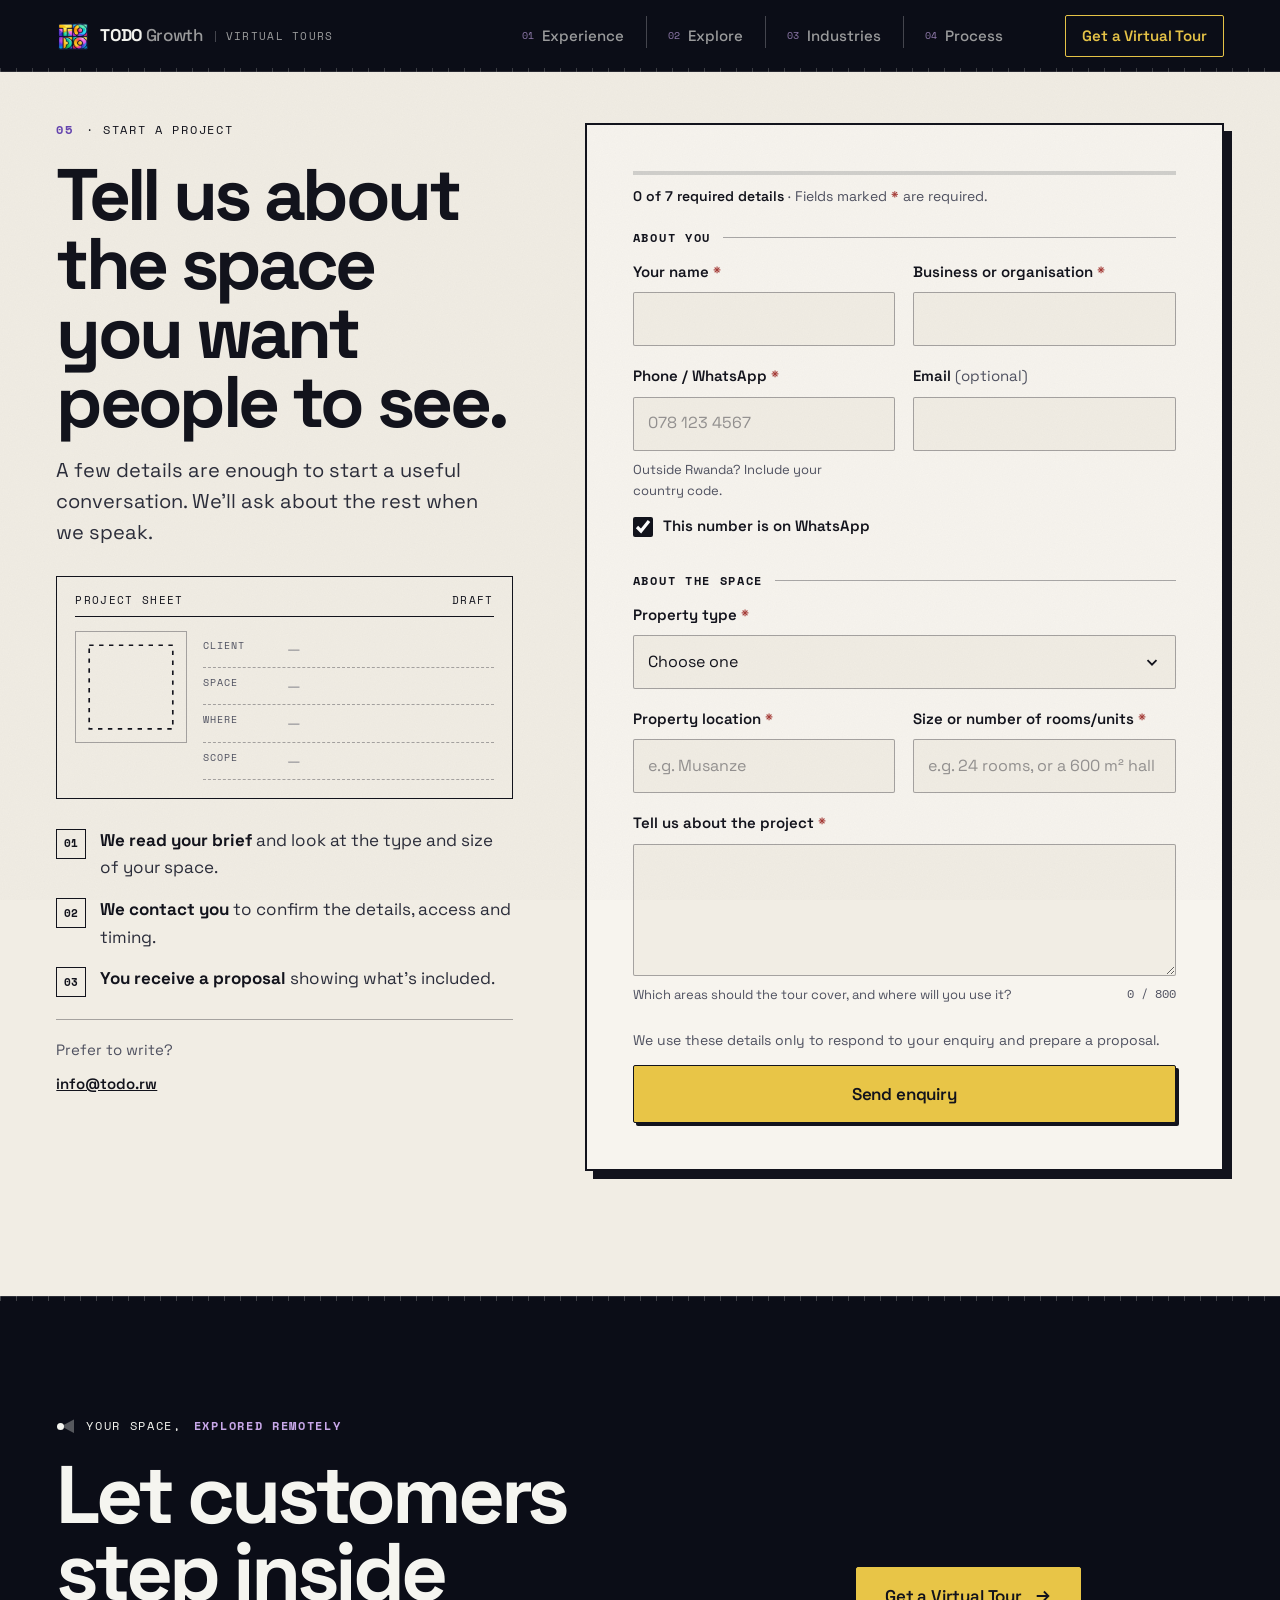
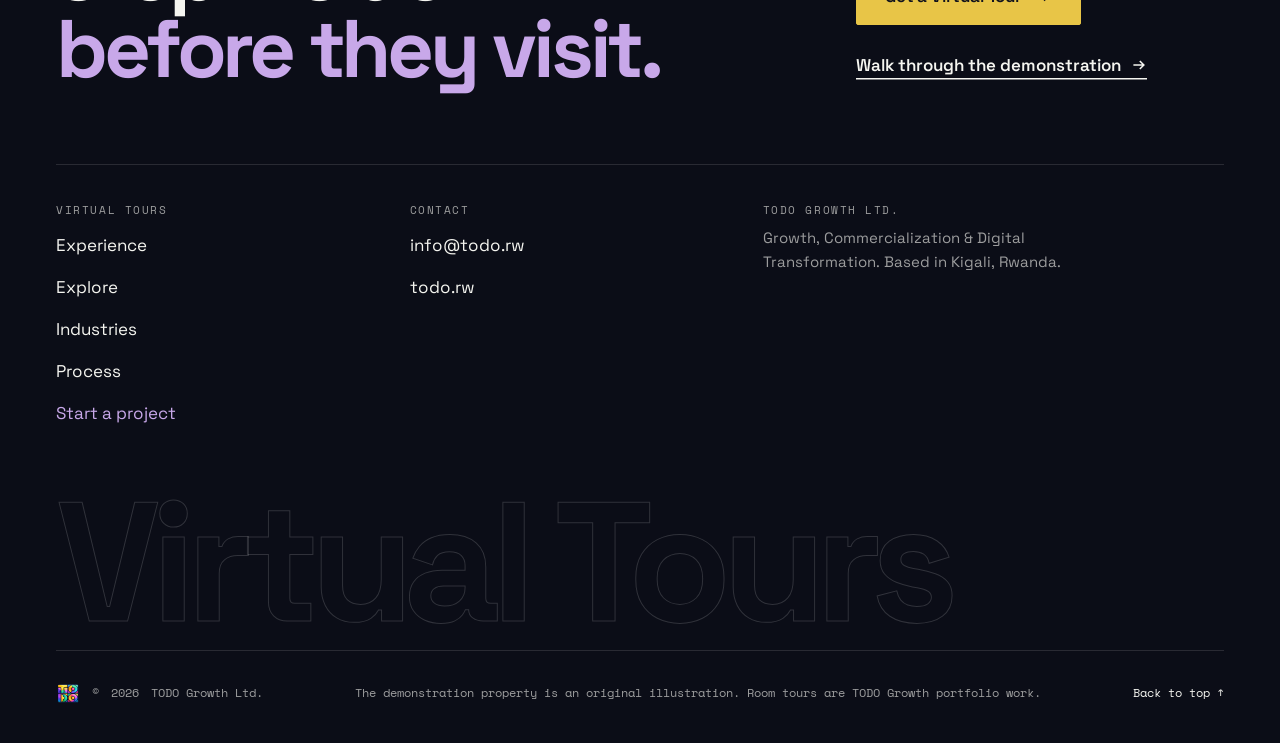
<file: start/index.html>
<!doctype html>
<html lang="en" class="no-js">
  <head>
    <meta charset="utf-8" />
    <meta name="viewport" content="width=device-width, initial-scale=1, viewport-fit=cover" />
    <title>Start a Virtual Tour Project | TODO Growth</title>
    <meta name="description" content="Tell TODO Growth about the space you want customers to explore. A few details are enough for us to prepare a proposal for your virtual tour." />
    <meta name="robots" content="noindex, follow" />
    <meta name="theme-color" content="#f1ede4" />
    <link rel="icon" type="image/webp" href="../assets/img/brand/todo-logo-192.webp" />
    <link rel="preconnect" href="https://fonts.googleapis.com" />
    <link rel="preconnect" href="https://fonts.gstatic.com" crossorigin />
    <link rel="stylesheet" href="https://fonts.googleapis.com/css2?family=Space+Grotesk:wght@400;500;600;700&amp;family=Space+Mono:wght@400;700&amp;display=swap" media="print" onload="this.media='all'" />
    <noscript><link rel="stylesheet" href="https://fonts.googleapis.com/css2?family=Space+Grotesk:wght@400;500;600;700&amp;family=Space+Mono:wght@400;700&amp;display=swap" /></noscript>
    <link rel="stylesheet" href="../assets/css/site.css" />
    <script>document.documentElement.classList.replace("no-js", "js");</script>
    <link rel="modulepreload" href="../assets/js/config.js" />
    <link rel="modulepreload" href="../assets/js/attribution.js" />
    <link rel="modulepreload" href="../assets/js/tracking.js" />
    <link rel="modulepreload" href="../assets/js/site.js" />
    <link rel="modulepreload" href="../assets/js/submit.js" />
    <link rel="modulepreload" href="../assets/js/lead-form.js" />
    <link rel="modulepreload" href="../assets/js/project-sheet.js" />
    <script type="module" src="../assets/js/main.js"></script>
  </head>

  <body data-page="start" class="no-dock">
    <a class="skip-link" href="#main">Skip to content</a>
    <div class="review-bar" data-review-bar hidden>
      <div class="wrap review-bar-inner"><strong>Review mode. Not the production view.</strong><span data-review-list></span><a data-review-prod href="?review=0">See production view</a></div>
    </div>

    <header class="site-head" data-head>
      <div class="wrap site-head-inner">
        <a class="brand" href="../" aria-label="TODO Growth Virtual Tours, home">
          <img src="../assets/img/brand/todo-logo-192.webp" alt="" width="34" height="34" />
          <span class="brand-word">TODO <span>Growth</span></span>
          <span class="brand-tag">Virtual Tours</span>
        </a>
        <nav class="nav" aria-label="Main" data-nav>
          <ul>
            <li><a href="../"><span class="n">01</span>Experience</a></li>
            <li><a href="../explore/"><span class="n">02</span>Explore</a></li>
            <li><a href="../industries/"><span class="n">03</span>Industries</a></li>
            <li><a href="../process/"><span class="n">04</span>Process</a></li>
          </ul>
          <span class="nav-marker" aria-hidden="true" data-nav-marker></span>
        </nav>
        <a class="btn btn-primary btn-sm head-cta" href="../start/" aria-current="page" data-placement="header">Get a Virtual Tour</a>
        <button class="menu-btn" type="button" aria-expanded="false" aria-controls="menu" data-menu-open><span class="menu-btn-icon" aria-hidden="true"></span>Menu</button>
      </div>
    </header>

    <div class="menu" id="menu" role="dialog" aria-modal="true" aria-label="Site menu" data-menu>
      <div class="wrap">
        <div class="menu-top">
          <span class="brand"><img src="../assets/img/brand/todo-logo-192.webp" alt="" width="34" height="34" /><span class="brand-word">TODO <span>Growth</span></span></span>
          <button class="menu-btn" type="button" data-menu-close>Close</button>
        </div>
        <ul class="menu-plan">
          <li style="--i: 0"><a href="../"><span class="vp" aria-hidden="true"></span><span class="room-no">01</span><span><span class="room-name">Experience</span><br /><span class="room-desc">The idea, in one walk-through</span></span></a></li>
          <li style="--i: 1"><a href="../explore/"><span class="vp" aria-hidden="true"></span><span class="room-no">02</span><span><span class="room-name">Explore</span><br /><span class="room-desc">Try the demonstration</span></span></a></li>
          <li style="--i: 2"><a href="../industries/"><span class="vp" aria-hidden="true"></span><span class="room-no">03</span><span><span class="room-name">Industries</span><br /><span class="room-desc">Where tours help</span></span></a></li>
          <li style="--i: 3"><a href="../process/"><span class="vp" aria-hidden="true"></span><span class="room-no">04</span><span><span class="room-name">Process</span><br /><span class="room-desc">How a project runs</span></span></a></li>
        </ul>
        <div class="menu-cta">
          <a class="btn btn-primary btn-lg btn-block" href="../start/" aria-current="page" data-placement="menu">Get a Virtual Tour</a>
          <a class="btn btn-ghost btn-block" data-wa data-contact="whatsapp" data-placement="menu" href="#" target="_blank" rel="noopener noreferrer" hidden>Chat on WhatsApp</a>
          <p class="menu-meta">05 · Start a project · <a data-email data-contact="email" data-placement="menu" href="mailto:info@todo.rw">info@todo.rw</a></p>
        </div>
      </div>
    </div>

    <main id="main">
      <section class="start" aria-labelledby="page-title" data-lead>
        <div class="wrap start-grid">
          <div class="start-aside">
            <p class="eyebrow in-rise" style="--d: 0"><b>05</b> · Start a project</p>
            <h1 id="page-title" class="in-rise" style="--d: 1">Tell us about the space you want people to see.</h1>
            <p class="lead in-rise" style="--d: 2">A few details are enough to start a useful conversation. We'll ask about the rest when we speak.</p>

            <div class="sheet in-rise" style="--d: 3" data-sheet aria-hidden="true">
              <div class="sheet-top"><span>Project sheet</span><span data-sheet-status>Draft</span></div>
              <div class="sheet-body">
                <div class="sheet-art" data-sheet-art></div>
                <dl class="sheet-rows">
                  <div><dt>Client</dt><dd class="is-empty" data-sheet="business">—</dd></div>
                  <div><dt>Space</dt><dd class="is-empty" data-sheet="property_type">—</dd></div>
                  <div><dt>Where</dt><dd class="is-empty" data-sheet="location">—</dd></div>
                  <div><dt>Scope</dt><dd class="is-empty" data-sheet="size">—</dd></div>
                </dl>
              </div>
            </div>

            <ol class="next-steps in-rise" style="--d: 4">
              <li><strong>We read your brief</strong> and look at the type and size of your space.</li>
              <li><strong>We contact you</strong> to confirm the details, access and timing.</li>
              <li><strong>You receive a proposal</strong> showing what's included.</li>
            </ol>
            <div class="alt-contact">
              <p>Prefer to write?</p>
              <a data-email data-contact="email" data-placement="start-aside" href="mailto:info@todo.rw">info@todo.rw</a>
              <a data-wa data-contact="whatsapp" data-placement="start-aside" href="#" target="_blank" rel="noopener noreferrer" hidden>Message us on WhatsApp</a>
            </div>
          </div>

          <div class="form-panel">
            <form class="lead-form" data-lead-form novalidate>
              <div class="form-progress" data-form-progress>
                <div class="form-progress-bar" aria-hidden="true"><i data-progress-fill></i></div>
                <p><span data-progress-text>0 of 7 required details</span> · Fields marked <span class="req" aria-hidden="true">*</span> are required.</p>
              </div>
              <p class="form-summary" role="alert" data-form-summary hidden></p>

              <fieldset>
                <legend>About you</legend>
                <div class="field-row">
                  <div class="field">
                    <label for="lf-name">Your name <span class="req" aria-hidden="true">*</span></label>
                    <input id="lf-name" name="name" type="text" autocomplete="name" required maxlength="80" aria-describedby="lf-name-error" />
                    <p class="field-error" id="lf-name-error"></p>
                  </div>
                  <div class="field">
                    <label for="lf-business">Business or organisation <span class="req" aria-hidden="true">*</span></label>
                    <input id="lf-business" name="business" type="text" autocomplete="organization" required maxlength="120" aria-describedby="lf-business-error" />
                    <p class="field-error" id="lf-business-error"></p>
                  </div>
                </div>
                <div class="field-row">
                  <div class="field">
                    <label for="lf-phone">Phone / WhatsApp <span class="req" aria-hidden="true">*</span></label>
                    <input id="lf-phone" name="phone" type="tel" inputmode="tel" autocomplete="tel" required maxlength="24" placeholder="078 123 4567" aria-describedby="lf-phone-hint lf-phone-error" />
                    <p class="field-hint" id="lf-phone-hint">Outside Rwanda? Include your country code.</p>
                    <p class="field-error" id="lf-phone-error"></p>
                    <label class="check"><input type="checkbox" name="whatsapp_ok" checked /><span>This number is on WhatsApp</span></label>
                  </div>
                  <div class="field">
                    <label for="lf-email">Email <span data-email-marker><span class="opt">(optional)</span></span></label>
                    <input id="lf-email" name="email" type="email" autocomplete="email" maxlength="160" aria-describedby="lf-email-error" />
                    <p class="field-error" id="lf-email-error"></p>
                  </div>
                </div>
              </fieldset>

              <fieldset>
                <legend>About the space</legend>
                <div class="field">
                  <label for="lf-type">Property type <span class="req" aria-hidden="true">*</span></label>
                  <select id="lf-type" name="property_type" required aria-describedby="lf-property_type-error">
                    <option value="">Choose one</option>
                    <option value="hotel">Hotel, resort or lodge</option>
                    <option value="guesthouse">Guesthouse or serviced apartment</option>
                    <option value="restaurant">Restaurant or café</option>
                    <option value="venue">Event or conference venue</option>
                    <option value="real_estate_residential">Real estate: home or apartment</option>
                    <option value="real_estate_commercial">Real estate: development or commercial</option>
                    <option value="school">School or educational institution</option>
                    <option value="tourism">Tourism attraction or experience</option>
                    <option value="showroom">Showroom or retail space</option>
                    <option value="office">Office or workplace</option>
                    <option value="other">Something else</option>
                  </select>
                  <p class="field-error" id="lf-property_type-error"></p>
                </div>
                <div class="field-row">
                  <div class="field">
                    <label for="lf-location">Property location <span class="req" aria-hidden="true">*</span></label>
                    <input id="lf-location" name="location" type="text" autocomplete="address-level2" required maxlength="120" placeholder="e.g. Musanze" aria-describedby="lf-location-error" />
                    <p class="field-error" id="lf-location-error"></p>
                  </div>
                  <div class="field">
                    <label for="lf-size">Size or number of rooms/units <span class="req" aria-hidden="true">*</span></label>
                    <input id="lf-size" name="size" type="text" required maxlength="120" placeholder="e.g. 24 rooms, or a 600 m² hall" aria-describedby="lf-size-error" />
                    <p class="field-error" id="lf-size-error"></p>
                  </div>
                </div>
                <div class="field">
                  <label for="lf-description">Tell us about the project <span class="req" aria-hidden="true">*</span></label>
                  <textarea id="lf-description" name="description" rows="4" required aria-describedby="lf-description-hint lf-description-error"></textarea>
                  <p class="field-hint" id="lf-description-hint">Which areas should the tour cover, and where will you use it? <span class="count" data-desc-count>0 / 800</span></p>
                  <p class="field-error" id="lf-description-error"></p>
                </div>
              </fieldset>

              <div class="hp" aria-hidden="true">
                <label for="lf-website">Leave this field empty</label>
                <input id="lf-website" name="website" type="text" tabindex="-1" autocomplete="off" />
              </div>

              <p class="form-privacy">We use these details only to respond to your enquiry and prepare a proposal.</p>
              <button type="submit" class="btn btn-primary btn-lg btn-block">
                <span class="spinner" aria-hidden="true"></span>
                <span data-label>Send enquiry</span>
              </button>
            </form>

            <div class="form-notice" data-form-notice role="alert" tabindex="-1" hidden></div>

            <div class="form-success" data-form-success role="status" hidden>
              <svg class="success-mark" viewBox="0 0 56 56" width="56" height="56" aria-hidden="true"><circle cx="28" cy="28" r="26" fill="none" stroke="currentColor" stroke-width="2"/><path d="M17 29l7 7 15-16" fill="none" stroke="currentColor" stroke-width="3" stroke-linecap="round" stroke-linejoin="round"/></svg>
              <h2 tabindex="-1">Thank you. Your enquiry has been received.</h2>
              <p>We'll review the details of your space and get in touch to talk through next steps and a proposal.</p>
              <p class="mono" data-lead-ref></p>
              <a class="link-arrow" href="../explore/">Meanwhile, walk through the demonstration</a>
            </div>
          </div>
        </div>
      </section>
    </main>

    <footer class="site-foot night" data-foot>
      <div class="foot-rule" aria-hidden="true"></div>
      <div class="wrap">
        <div class="foot-lead">
          <div>
            <p class="eyebrow"><span class="vp" aria-hidden="true"></span>Your space, <b>explored remotely</b></p>
            <p class="foot-statement">Let customers step inside <span class="hl">before they visit.</span></p>
          </div>
          <div class="foot-cta">
            <a class="btn btn-primary btn-lg" href="../start/" data-placement="footer" aria-current="page">Get a Virtual Tour <svg class="arr" viewBox="0 0 20 20" width="18" height="18" aria-hidden="true"><path d="M3 10h13M11 5l5 5-5 5" fill="none" stroke="currentColor" stroke-width="2"/></svg></a>
            <a class="link-arrow" href="../explore/">Walk through the demonstration <svg class="arr" viewBox="0 0 20 20" width="16" height="16" aria-hidden="true"><path d="M3 10h13M11 5l5 5-5 5" fill="none" stroke="currentColor" stroke-width="2"/></svg></a>
          </div>
        </div>
        <div class="foot-grid">
          <div class="foot-col">
            <p class="foot-h">Virtual Tours</p>
            <ul class="foot-links"><li><a href="../">Experience</a></li><li><a href="../explore/">Explore</a></li><li><a href="../industries/">Industries</a></li><li><a href="../process/">Process</a></li><li><a href="../start/" aria-current="page">Start a project</a></li></ul>
          </div>
          <div class="foot-col">
            <p class="foot-h">Contact</p>
            <ul class="foot-links"><li><a data-email data-contact="email" data-placement="footer" href="mailto:info@todo.rw">info@todo.rw</a></li><li><a data-wa data-contact="whatsapp" data-placement="footer" href="#" target="_blank" rel="noopener noreferrer" hidden>WhatsApp</a></li><li><a href="https://todo.rw/">todo.rw</a></li></ul>
          </div>
          <div class="foot-col">
            <p class="foot-h">TODO Growth Ltd.</p>
            <p class="foot-pos">Growth, Commercialization &amp; Digital Transformation. Based in Kigali, Rwanda.</p>
          </div>
        </div>
        <p class="foot-mark" aria-hidden="true">Virtual Tours</p>
        <div class="foot-base">
          <span class="foot-brand"><img src="../assets/img/brand/todo-logo-192.webp" alt="" width="24" height="24" loading="lazy" />© <span data-year>2026</span> TODO Growth Ltd.</span>
          <span>The demonstration property is an original illustration. Room tours are TODO Growth portfolio work.</span>
          <a class="foot-top" href="#main">Back to top ↑</a>
        </div>
      </div>
    </footer>
  </body>
</html>
</file>
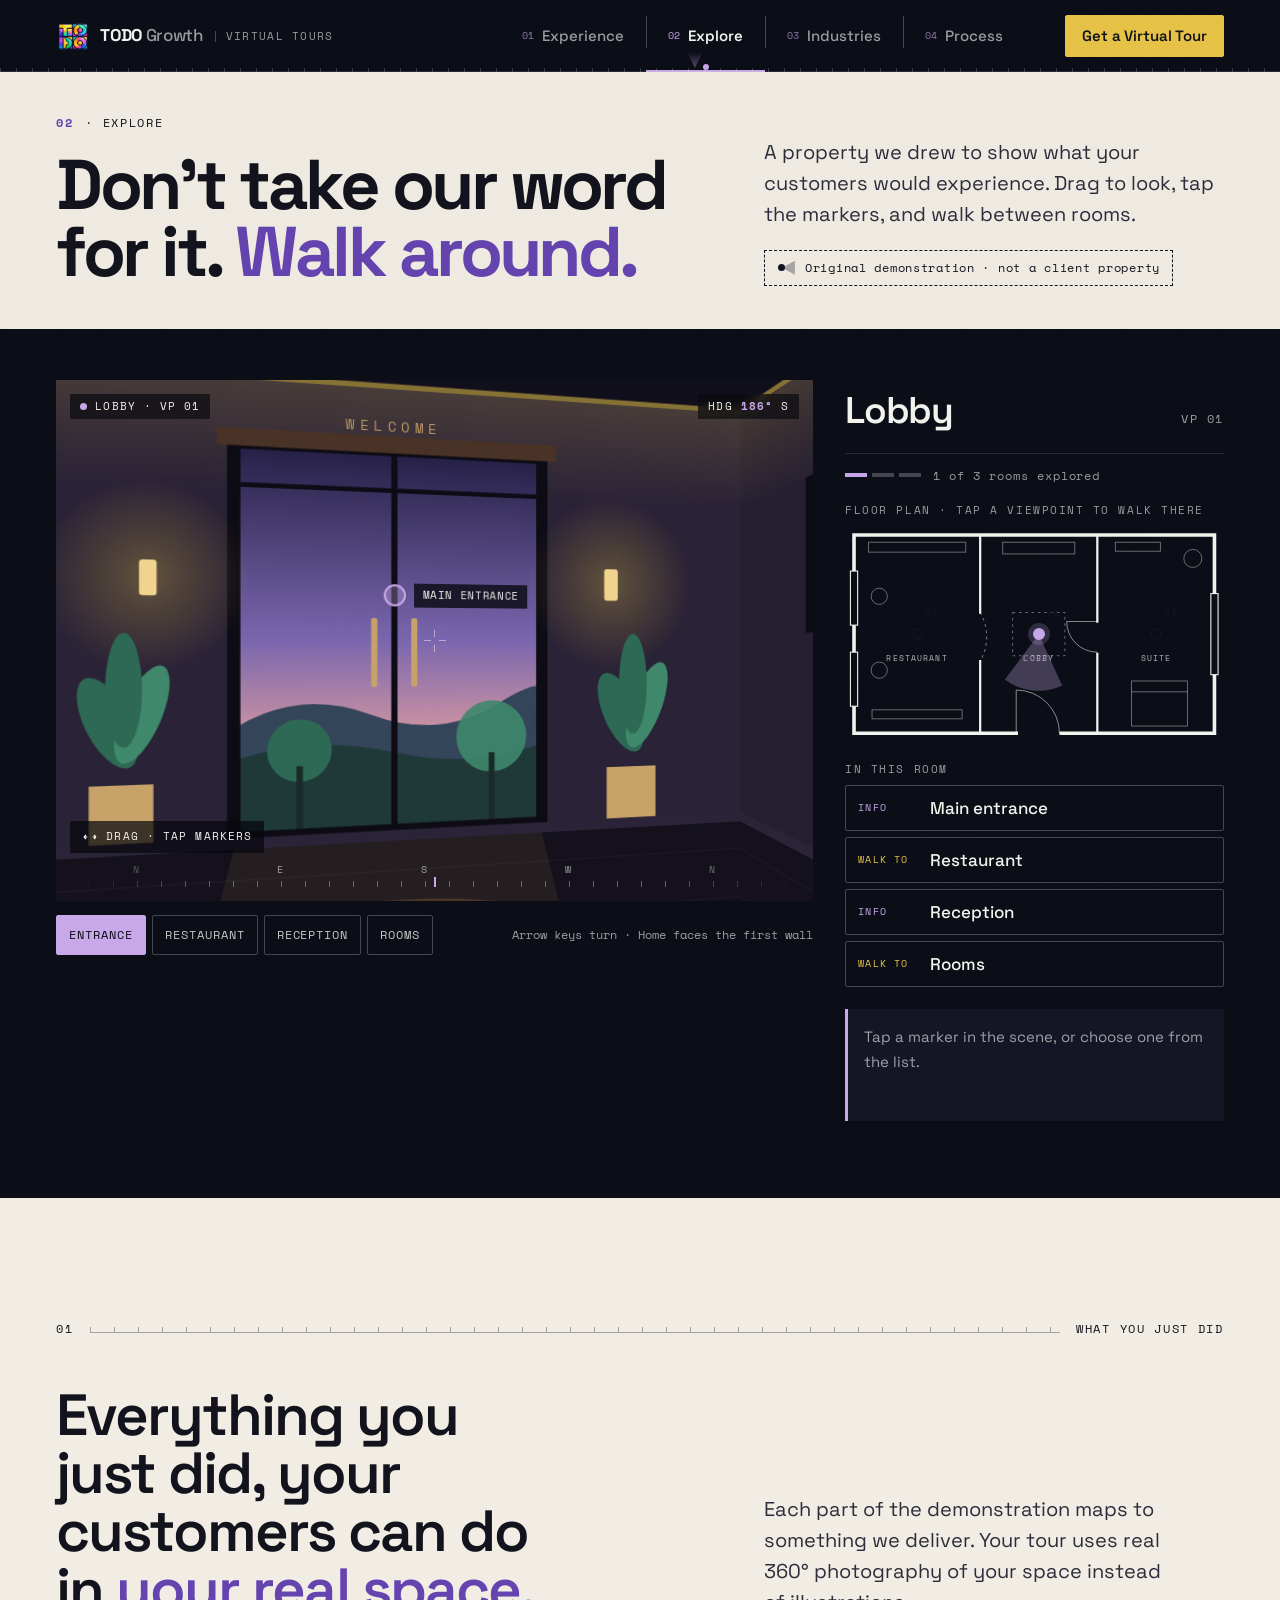
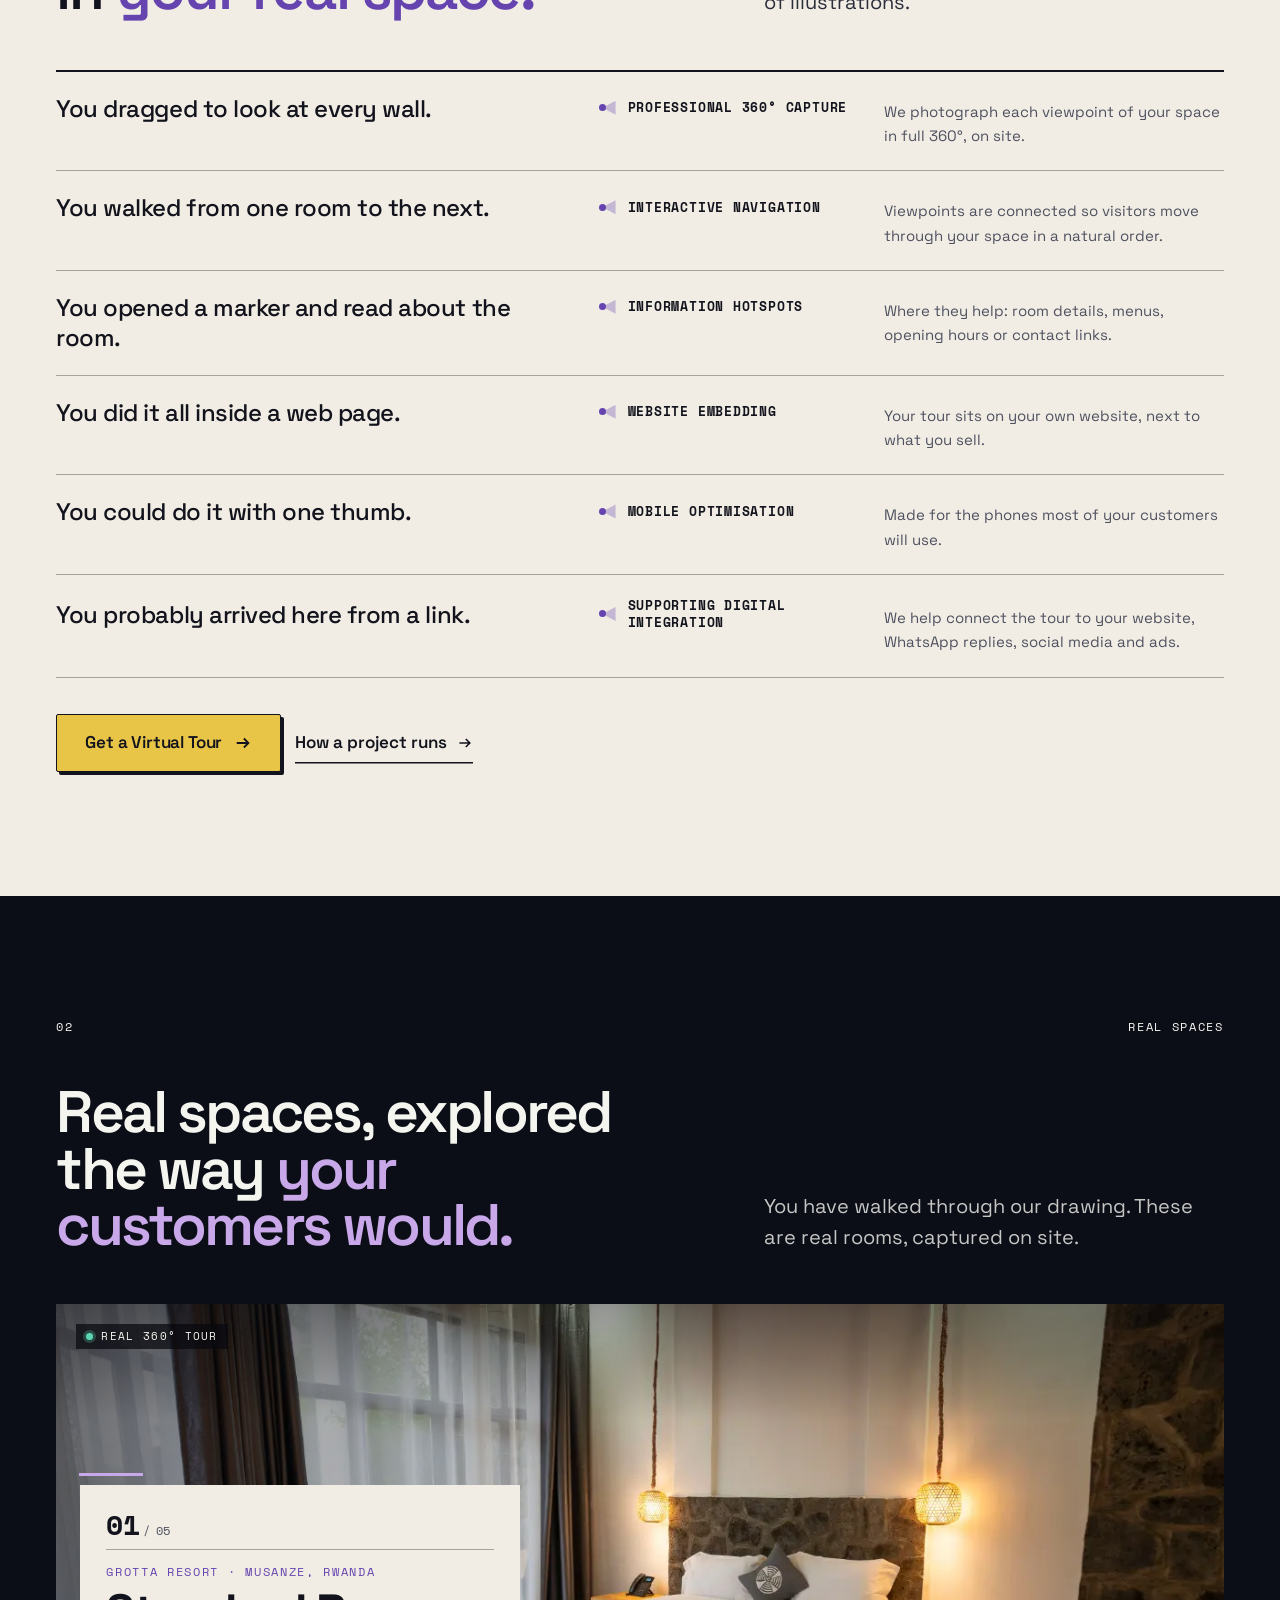
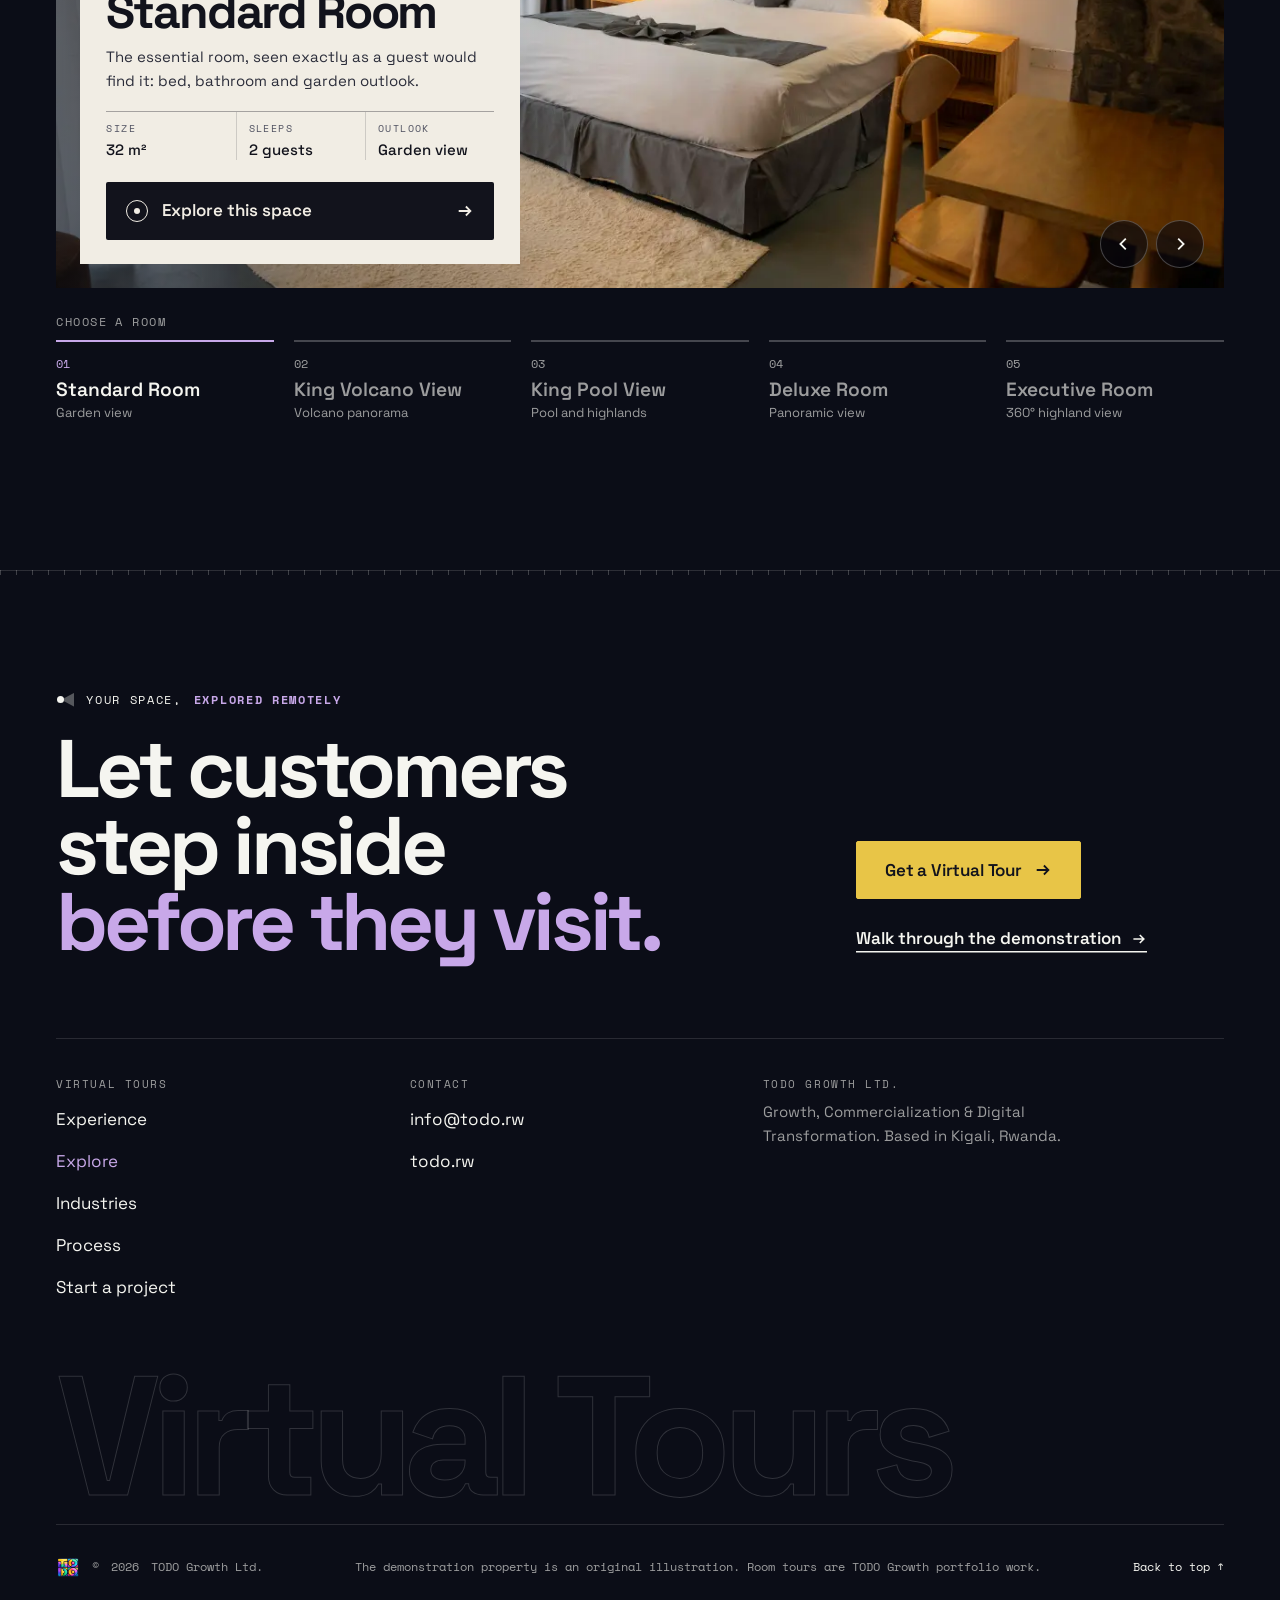
<file: virtual-tours/explore/index.html>
<!doctype html>
<html lang="en" class="no-js">
  <head>
    <meta charset="utf-8" />
    <meta name="viewport" content="width=device-width, initial-scale=1, viewport-fit=cover" />
    <title>Explore the Demonstration Tour | TODO Growth Virtual Tours</title>
    <meta name="description" content="Walk through an original three-room demonstration tour: look around in 360°, move between viewpoints, open information hotspots and use the floor plan." />
    <meta name="robots" content="noindex, follow" />
    <meta name="theme-color" content="#f1ede4" />
    <link rel="icon" type="image/webp" href="../../assets/img/brand/todo-logo-192.webp" />
    <link rel="preconnect" href="https://fonts.googleapis.com" />
    <link rel="preconnect" href="https://fonts.gstatic.com" crossorigin />
    <link rel="stylesheet" href="https://fonts.googleapis.com/css2?family=Space+Grotesk:wght@400;500;600;700&amp;family=Space+Mono:wght@400;700&amp;display=swap" media="print" onload="this.media='all'" />
    <noscript><link rel="stylesheet" href="https://fonts.googleapis.com/css2?family=Space+Grotesk:wght@400;500;600;700&amp;family=Space+Mono:wght@400;700&amp;display=swap" /></noscript>
    <link rel="stylesheet" href="../../assets/css/site.css" />
    <script>document.documentElement.classList.replace("no-js", "js");</script>
    <link rel="modulepreload" href="../../assets/js/config.js" />
    <link rel="modulepreload" href="../../assets/js/attribution.js" />
    <link rel="modulepreload" href="../../assets/js/tracking.js" />
    <link rel="modulepreload" href="../../assets/js/site.js" />
    <link rel="modulepreload" href="../../assets/js/room-art.js" />
    <link rel="modulepreload" href="../../assets/js/demo-room.js" />
    <script type="module" src="../../assets/js/main.js"></script>
  </head>

  <body data-page="explore">
    <a class="skip-link" href="#main">Skip to content</a>
    <div class="review-bar" data-review-bar hidden>
      <div class="wrap review-bar-inner"><strong>Review mode. Not the production view.</strong><span data-review-list></span><a data-review-prod href="?review=0">See production view</a></div>
    </div>

    <header class="site-head" data-head>
      <div class="wrap site-head-inner">
        <a class="brand" href="../" aria-label="TODO Growth Virtual Tours, home">
          <img src="../../assets/img/brand/todo-logo-192.webp" alt="" width="34" height="34" />
          <span class="brand-word">TODO <span>Growth</span></span>
          <span class="brand-tag">Virtual Tours</span>
        </a>
        <nav class="nav" aria-label="Main" data-nav>
          <ul>
            <li><a href="../"><span class="n">01</span>Experience</a></li>
            <li><a href="../explore/" aria-current="page"><span class="n">02</span>Explore</a></li>
            <li><a href="../industries/"><span class="n">03</span>Industries</a></li>
            <li><a href="../process/"><span class="n">04</span>Process</a></li>
          </ul>
          <span class="nav-marker" aria-hidden="true" data-nav-marker></span>
        </nav>
        <a class="btn btn-primary btn-sm head-cta" href="../start/" data-placement="header">Get a Virtual Tour</a>
        <button class="menu-btn" type="button" aria-expanded="false" aria-controls="menu" data-menu-open><span class="menu-btn-icon" aria-hidden="true"></span>Menu</button>
      </div>
    </header>

    <div class="menu" id="menu" role="dialog" aria-modal="true" aria-label="Site menu" data-menu>
      <div class="wrap">
        <div class="menu-top">
          <span class="brand"><img src="../../assets/img/brand/todo-logo-192.webp" alt="" width="34" height="34" /><span class="brand-word">TODO <span>Growth</span></span></span>
          <button class="menu-btn" type="button" data-menu-close>Close</button>
        </div>
        <ul class="menu-plan">
          <li style="--i: 0"><a href="../"><span class="vp" aria-hidden="true"></span><span class="room-no">01</span><span><span class="room-name">Experience</span><br /><span class="room-desc">The idea, in one walk-through</span></span></a></li>
          <li style="--i: 1"><a href="../explore/" aria-current="page"><span class="vp" aria-hidden="true"></span><span class="room-no">02</span><span><span class="room-name">Explore</span><br /><span class="room-desc">Try the demonstration</span></span></a></li>
          <li style="--i: 2"><a href="../industries/"><span class="vp" aria-hidden="true"></span><span class="room-no">03</span><span><span class="room-name">Industries</span><br /><span class="room-desc">Where tours help</span></span></a></li>
          <li style="--i: 3"><a href="../process/"><span class="vp" aria-hidden="true"></span><span class="room-no">04</span><span><span class="room-name">Process</span><br /><span class="room-desc">How a project runs</span></span></a></li>
        </ul>
        <div class="menu-cta">
          <a class="btn btn-primary btn-lg btn-block" href="../start/" data-placement="menu">Get a Virtual Tour</a>
          <a class="btn btn-ghost btn-block" data-wa data-contact="whatsapp" data-placement="menu" href="#" target="_blank" rel="noopener noreferrer" hidden>Chat on WhatsApp</a>
          <p class="menu-meta">05 · Start a project · <a data-email data-contact="email" data-placement="menu" href="mailto:info@todo.rw">info@todo.rw</a></p>
        </div>
      </div>
    </div>

    <main id="main">
      <section class="page-head page-head--compact" aria-labelledby="page-title">
        <div class="wrap page-head-grid">
          <div>
            <p class="eyebrow in-rise" style="--d: 0"><b>02</b> · Explore</p>
            <h1 id="page-title" class="in-rise" style="--d: 1">Don't take our word for it. <span class="hl">Walk around.</span></h1>
          </div>
          <div class="in-rise" style="--d: 2">
            <p class="lead">
              A property we drew to show what your customers would experience. Drag to look, tap the markers, and walk between rooms.
            </p>
            <p class="demo-flag" style="margin-top: 20px"><span class="vp" aria-hidden="true"></span>Original demonstration · not a client property</p>
          </div>
        </div>
      </section>

      <!-- ═════════ THE DEMONSTRATION ═════════ -->
      <section class="viewer night" aria-labelledby="viewer-title">
        <div class="wrap">
          <h2 id="viewer-title" class="sr-only">Demonstration tour</h2>
          <div class="viewer-grid" data-room-scope>
            <div class="viewer-stage">
              <div class="room" data-room>
                <div class="room-viewport" data-room-viewport tabindex="0" role="group" aria-roledescription="360° viewer" aria-label="Demonstration tour, an original illustration by TODO Growth" aria-describedby="room-help"></div>
                <div class="room-hud" aria-hidden="true">
                  <span class="hud-tag"><i></i><span data-room-name>Lobby</span> · <span data-vp-no>VP 01</span></span>
                  <span class="hud-heading">HDG <b data-room-heading>000°</b> <span data-room-cardinal>N</span></span>
                  <span class="hud-reticle"></span>
                  <span class="hud-hint"><svg viewBox="0 0 24 24" width="16" height="16"><path d="M8 12H3m0 0l3-3m-3 3l3 3M16 12h5m0 0l-3-3m3 3l-3 3" fill="none" stroke="currentColor" stroke-width="1.8"/></svg>Drag · tap markers</span>
                  <div class="hud-compass">
                    <div class="hud-compass-track" data-room-compass>
                      <span style="--a: -360">N</span><span style="--a: -270">E</span><span style="--a: -180">S</span><span style="--a: -90">W</span><span style="--a: 0">N</span><span style="--a: 90">E</span><span style="--a: 180">S</span><span style="--a: 270">W</span><span style="--a: 360">N</span><span style="--a: 450">E</span><span style="--a: 540">S</span><span style="--a: 630">W</span>
                    </div>
                    <span class="hud-compass-caret"></span>
                  </div>
                </div>
                <p id="room-help" class="sr-only">Use the left and right arrow keys to look around, up and down to tilt, and Home to face the first wall. Use the floor plan or the In this room list to move between viewpoints and open information.</p>
                <p class="sr-only" aria-live="polite" data-room-live></p>
              </div>
              <div class="viewer-foot">
                <div class="room-turns" role="group" aria-label="Turn to" data-room-turns></div>
                <span class="room-note">Arrow keys turn · Home faces the first wall</span>
              </div>
            </div>
            <div class="viewer-side">
              <div class="viewer-where"><span class="vp-name" data-room-name>Lobby</span><span class="vp-no" data-vp-no>VP 01</span></div>
              <p class="vp-visited" data-visited aria-live="polite"><span class="vp-visited-dots" aria-hidden="true"><i></i><i></i><i></i></span><span data-visited-text>1 of 3 rooms explored</span></p>
              <div>
                <p class="viewer-label" id="plan-label">Floor plan · tap a viewpoint to walk there</p>
                <div class="plan" data-room-plan role="group" aria-labelledby="plan-label"></div>
              </div>
              <div>
                <p class="viewer-label" id="spots-label">In this room</p>
                <ul class="spot-list" data-room-spots aria-labelledby="spots-label"></ul>
              </div>
              <div class="room-info" data-room-info aria-live="polite"></div>
            </div>
          </div>
        </div>
      </section>

      <!-- ═════════ WHAT YOU JUST DID ═════════ -->
      <section class="ledger" aria-labelledby="ledger-title">
        <div class="wrap">
          <div class="rule" data-reveal><span>01</span><span class="rule-line"></span><span>What you just did</span></div>
          <div class="ledger-head">
            <h2 id="ledger-title" data-reveal>Everything you just did, your customers can do in <span class="hl">your real space.</span></h2>
            <p class="lead" data-reveal style="--i: 1">Each part of the demonstration maps to something we deliver. Your tour uses real 360° photography of your space instead of illustrations.</p>
          </div>
          <ol class="ledger-rows">
            <li data-reveal><span class="did">You dragged to look at every wall.</span><span class="means"><span class="vp" aria-hidden="true"></span>Professional 360° capture</span><span class="note">We photograph each viewpoint of your space in full 360°, on site.</span></li>
            <li data-reveal><span class="did">You walked from one room to the next.</span><span class="means"><span class="vp" aria-hidden="true"></span>Interactive navigation</span><span class="note">Viewpoints are connected so visitors move through your space in a natural order.</span></li>
            <li data-reveal><span class="did">You opened a marker and read about the room.</span><span class="means"><span class="vp" aria-hidden="true"></span>Information hotspots</span><span class="note">Where they help: room details, menus, opening hours or contact links.</span></li>
            <li data-reveal><span class="did">You did it all inside a web page.</span><span class="means"><span class="vp" aria-hidden="true"></span>Website embedding</span><span class="note">Your tour sits on your own website, next to what you sell.</span></li>
            <li data-reveal><span class="did">You could do it with one thumb.</span><span class="means"><span class="vp" aria-hidden="true"></span>Mobile optimisation</span><span class="note">Made for the phones most of your customers will use.</span></li>
            <li data-reveal><span class="did">You probably arrived here from a link.</span><span class="means"><span class="vp" aria-hidden="true"></span>Supporting digital integration</span><span class="note">We help connect the tour to your website, WhatsApp replies, social media and ads.</span></li>
          </ol>
          <div class="ledger-cta" data-reveal>
            <a class="btn btn-primary btn-lg" href="../start/" data-placement="explore-ledger">Get a Virtual Tour <svg class="arr" viewBox="0 0 20 20" width="18" height="18" aria-hidden="true"><path d="M3 10h13M11 5l5 5-5 5" fill="none" stroke="currentColor" stroke-width="2"/></svg></a>
            <a class="link-arrow" href="../process/">How a project runs <svg class="arr" viewBox="0 0 20 20" width="16" height="16" aria-hidden="true"><path d="M3 10h13M11 5l5 5-5 5" fill="none" stroke="currentColor" stroke-width="2"/></svg></a>
          </div>
        </div>
      </section>

      <!-- ═════════ REAL SPACES ═════════ -->
      <section class="gallery night" id="examples" aria-labelledby="clients-title">
        <div class="wrap">
          <div class="rule" data-reveal><span>02</span><span class="rule-line"></span><span>Real spaces</span></div>
          <div class="gallery-head">
            <h2 id="clients-title" data-reveal>Real spaces, explored the way <span class="hl">your customers would.</span></h2>
            <p class="lead" data-reveal style="--i: 1" data-gallery-lead>You have walked through our drawing. These are real rooms, captured on site.</p>
          </div>
          <div data-gallery data-start-href="../start/" data-explore-href="#main"></div>
        </div>
      </section>

    </main>

    <footer class="site-foot night" data-foot>
      <div class="foot-rule" aria-hidden="true"></div>
      <div class="wrap">
        <div class="foot-lead">
          <div>
            <p class="eyebrow"><span class="vp" aria-hidden="true"></span>Your space, <b>explored remotely</b></p>
            <p class="foot-statement">Let customers step inside <span class="hl">before they visit.</span></p>
          </div>
          <div class="foot-cta">
            <a class="btn btn-primary btn-lg" href="../start/" data-placement="footer">Get a Virtual Tour <svg class="arr" viewBox="0 0 20 20" width="18" height="18" aria-hidden="true"><path d="M3 10h13M11 5l5 5-5 5" fill="none" stroke="currentColor" stroke-width="2"/></svg></a>
            <a class="link-arrow" href="../explore/">Walk through the demonstration <svg class="arr" viewBox="0 0 20 20" width="16" height="16" aria-hidden="true"><path d="M3 10h13M11 5l5 5-5 5" fill="none" stroke="currentColor" stroke-width="2"/></svg></a>
          </div>
        </div>
        <div class="foot-grid">
          <div class="foot-col">
            <p class="foot-h">Virtual Tours</p>
            <ul class="foot-links"><li><a href="../">Experience</a></li><li><a href="../explore/" aria-current="page">Explore</a></li><li><a href="../industries/">Industries</a></li><li><a href="../process/">Process</a></li><li><a href="../start/">Start a project</a></li></ul>
          </div>
          <div class="foot-col">
            <p class="foot-h">Contact</p>
            <ul class="foot-links"><li><a data-email data-contact="email" data-placement="footer" href="mailto:info@todo.rw">info@todo.rw</a></li><li><a data-wa data-contact="whatsapp" data-placement="footer" href="#" target="_blank" rel="noopener noreferrer" hidden>WhatsApp</a></li><li><a href="https://todo.rw/">todo.rw</a></li></ul>
          </div>
          <div class="foot-col">
            <p class="foot-h">TODO Growth Ltd.</p>
            <p class="foot-pos">Growth, Commercialization &amp; Digital Transformation. Based in Kigali, Rwanda.</p>
          </div>
        </div>
        <p class="foot-mark" aria-hidden="true">Virtual Tours</p>
        <div class="foot-base">
          <span class="foot-brand"><img src="../../assets/img/brand/todo-logo-192.webp" alt="" width="24" height="24" loading="lazy" />© <span data-year>2026</span> TODO Growth Ltd.</span>
          <span>The demonstration property is an original illustration. Room tours are TODO Growth portfolio work.</span>
          <a class="foot-top" href="#main">Back to top ↑</a>
        </div>
      </div>
    </footer>

    <div class="dock" data-dock>
      <a class="btn btn-primary" href="../start/" data-placement="dock">Get a Virtual Tour</a>
      <a class="dock-wa" data-wa data-contact="whatsapp" data-placement="dock" href="#" target="_blank" rel="noopener noreferrer" aria-label="Chat on WhatsApp" hidden><svg viewBox="0 0 24 24" width="22" height="22" aria-hidden="true"><path d="M4 20l1.3-3.9A8 8 0 1 1 8 19z" fill="none" stroke="currentColor" stroke-width="1.8"/></svg></a>
    </div>
  </body>
</html>
</file>
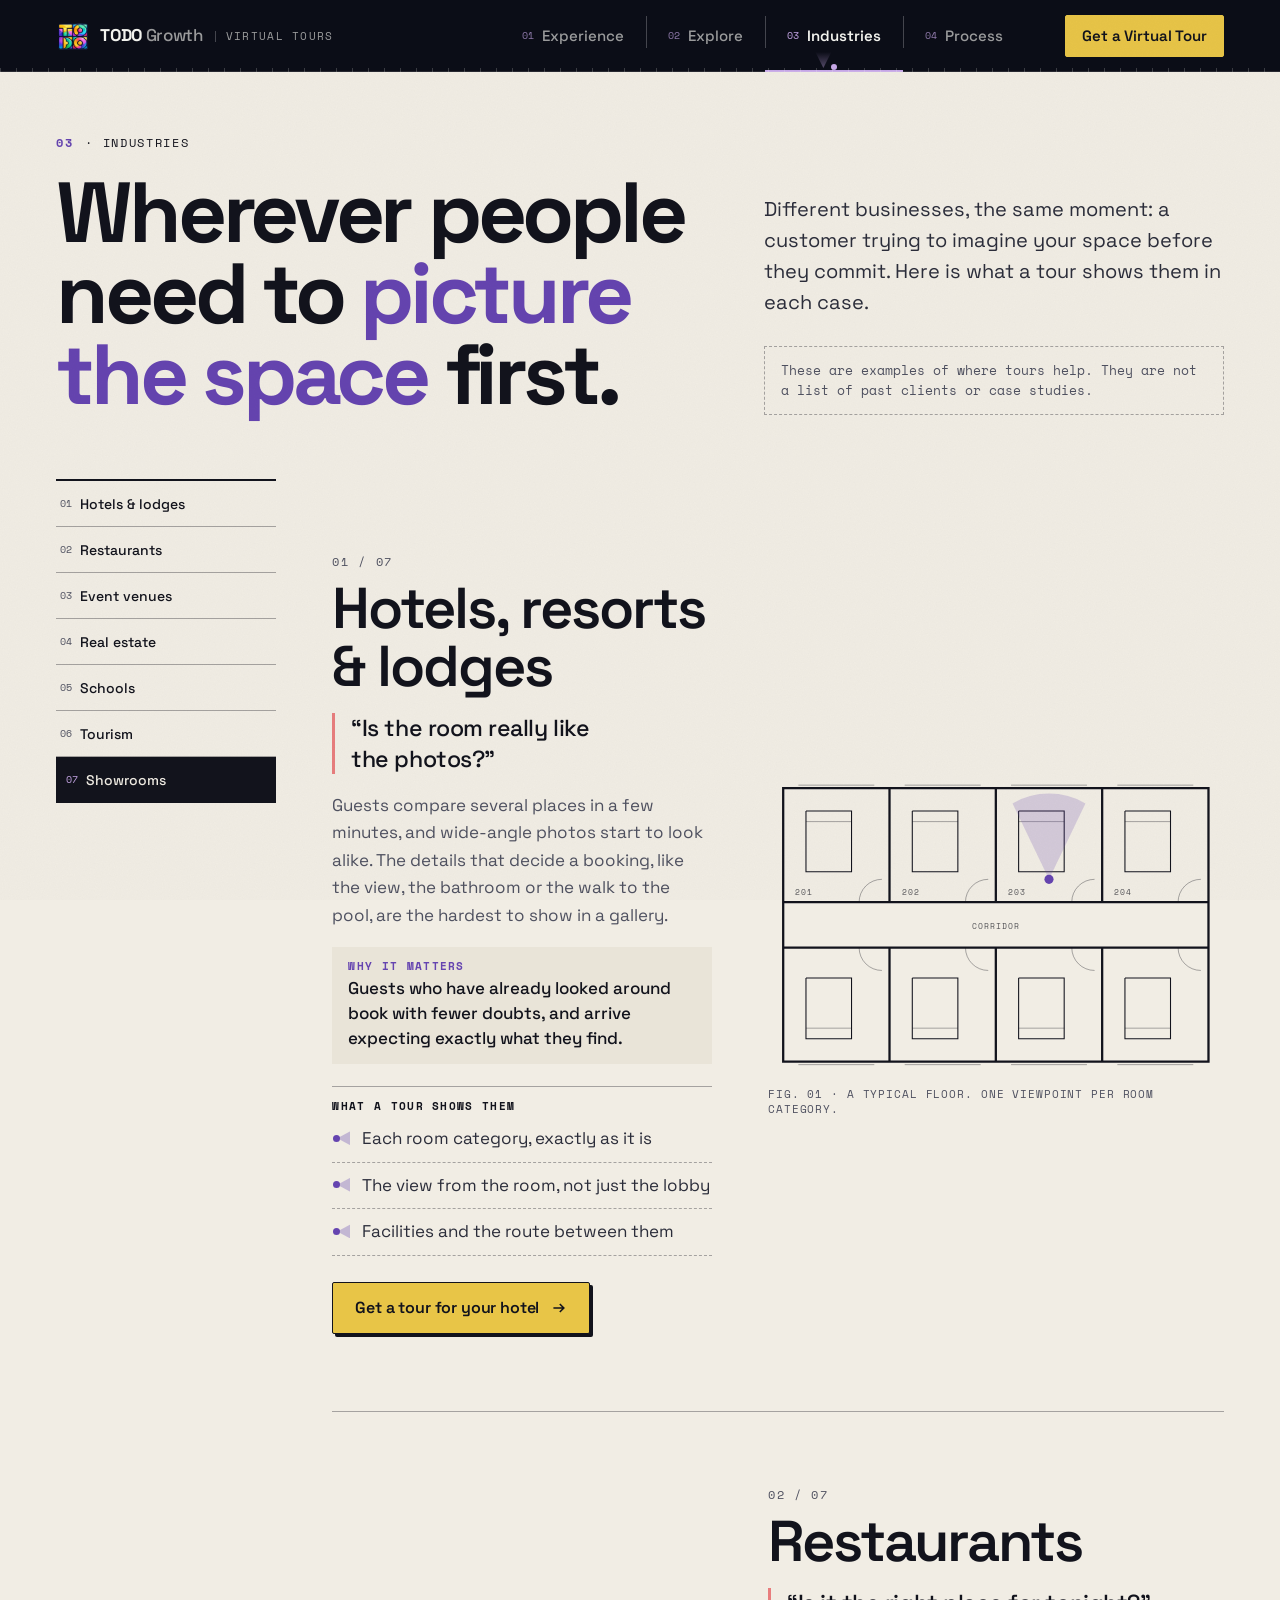
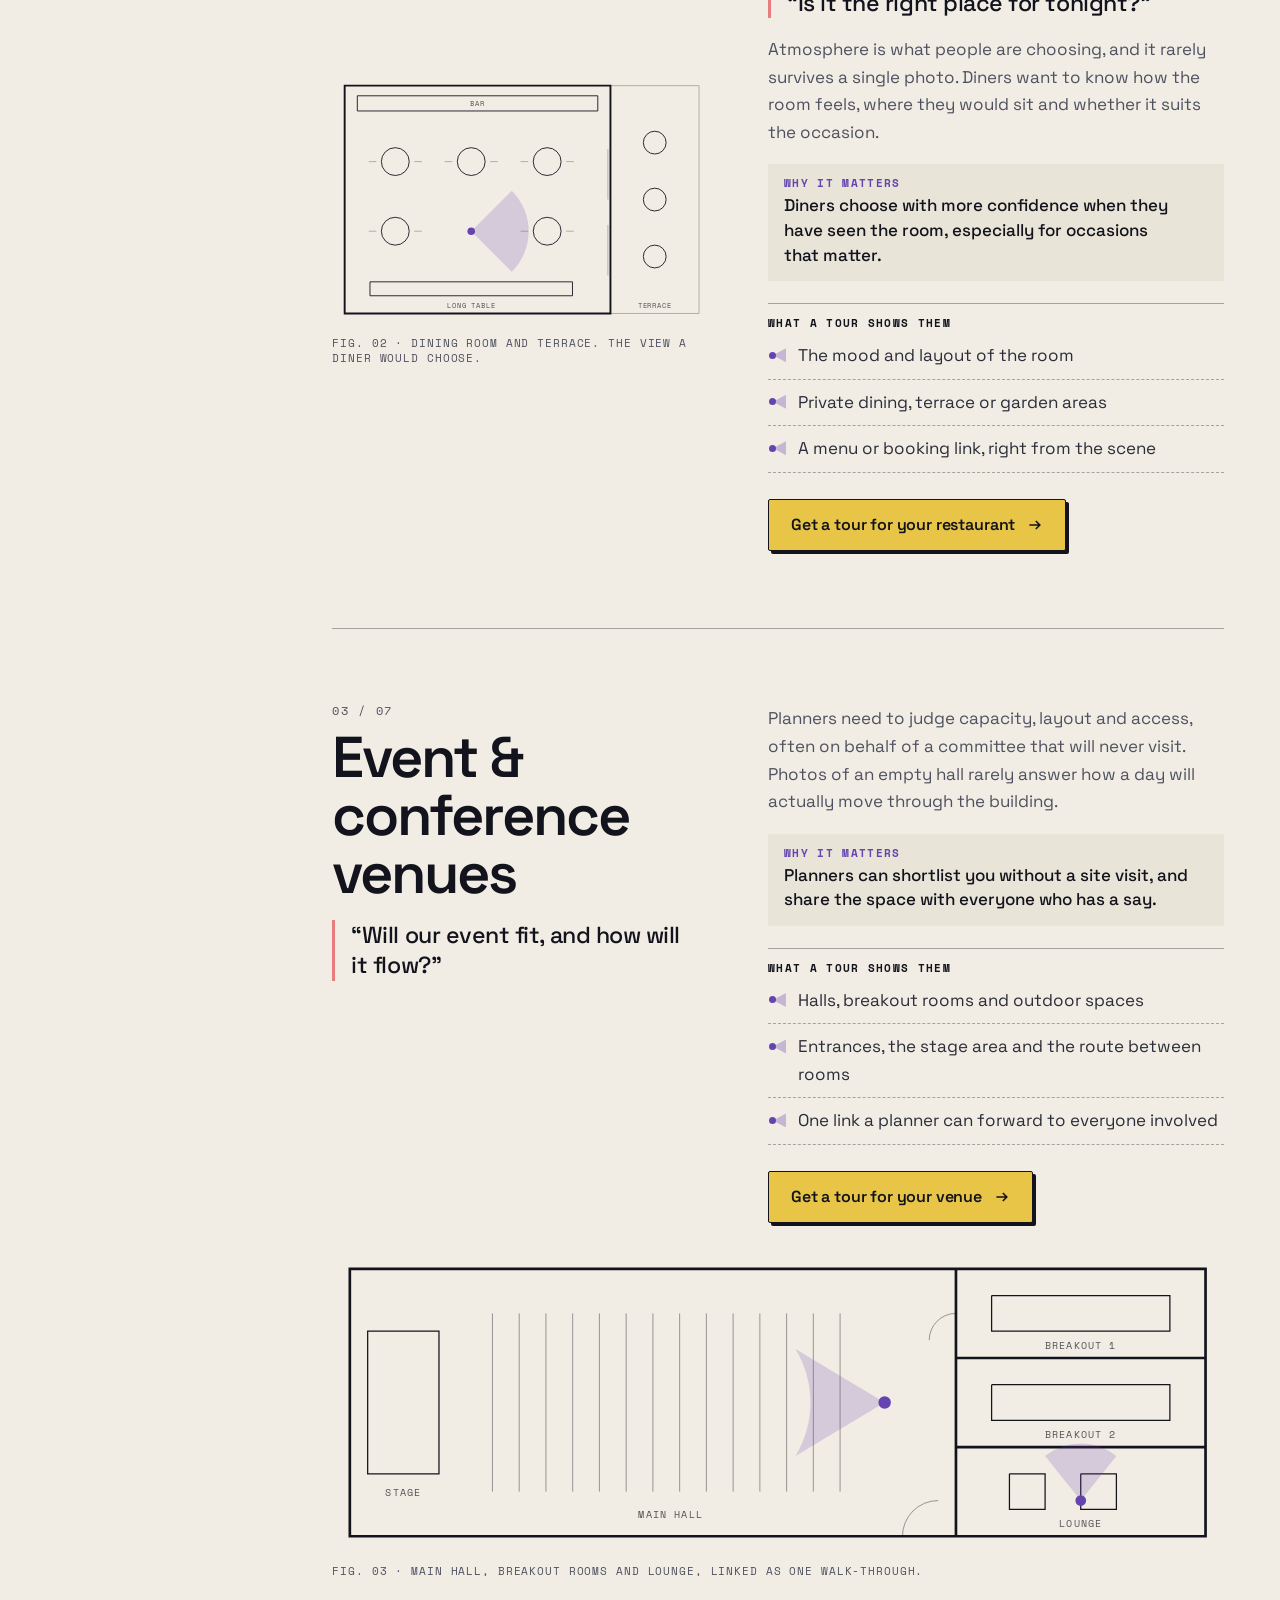
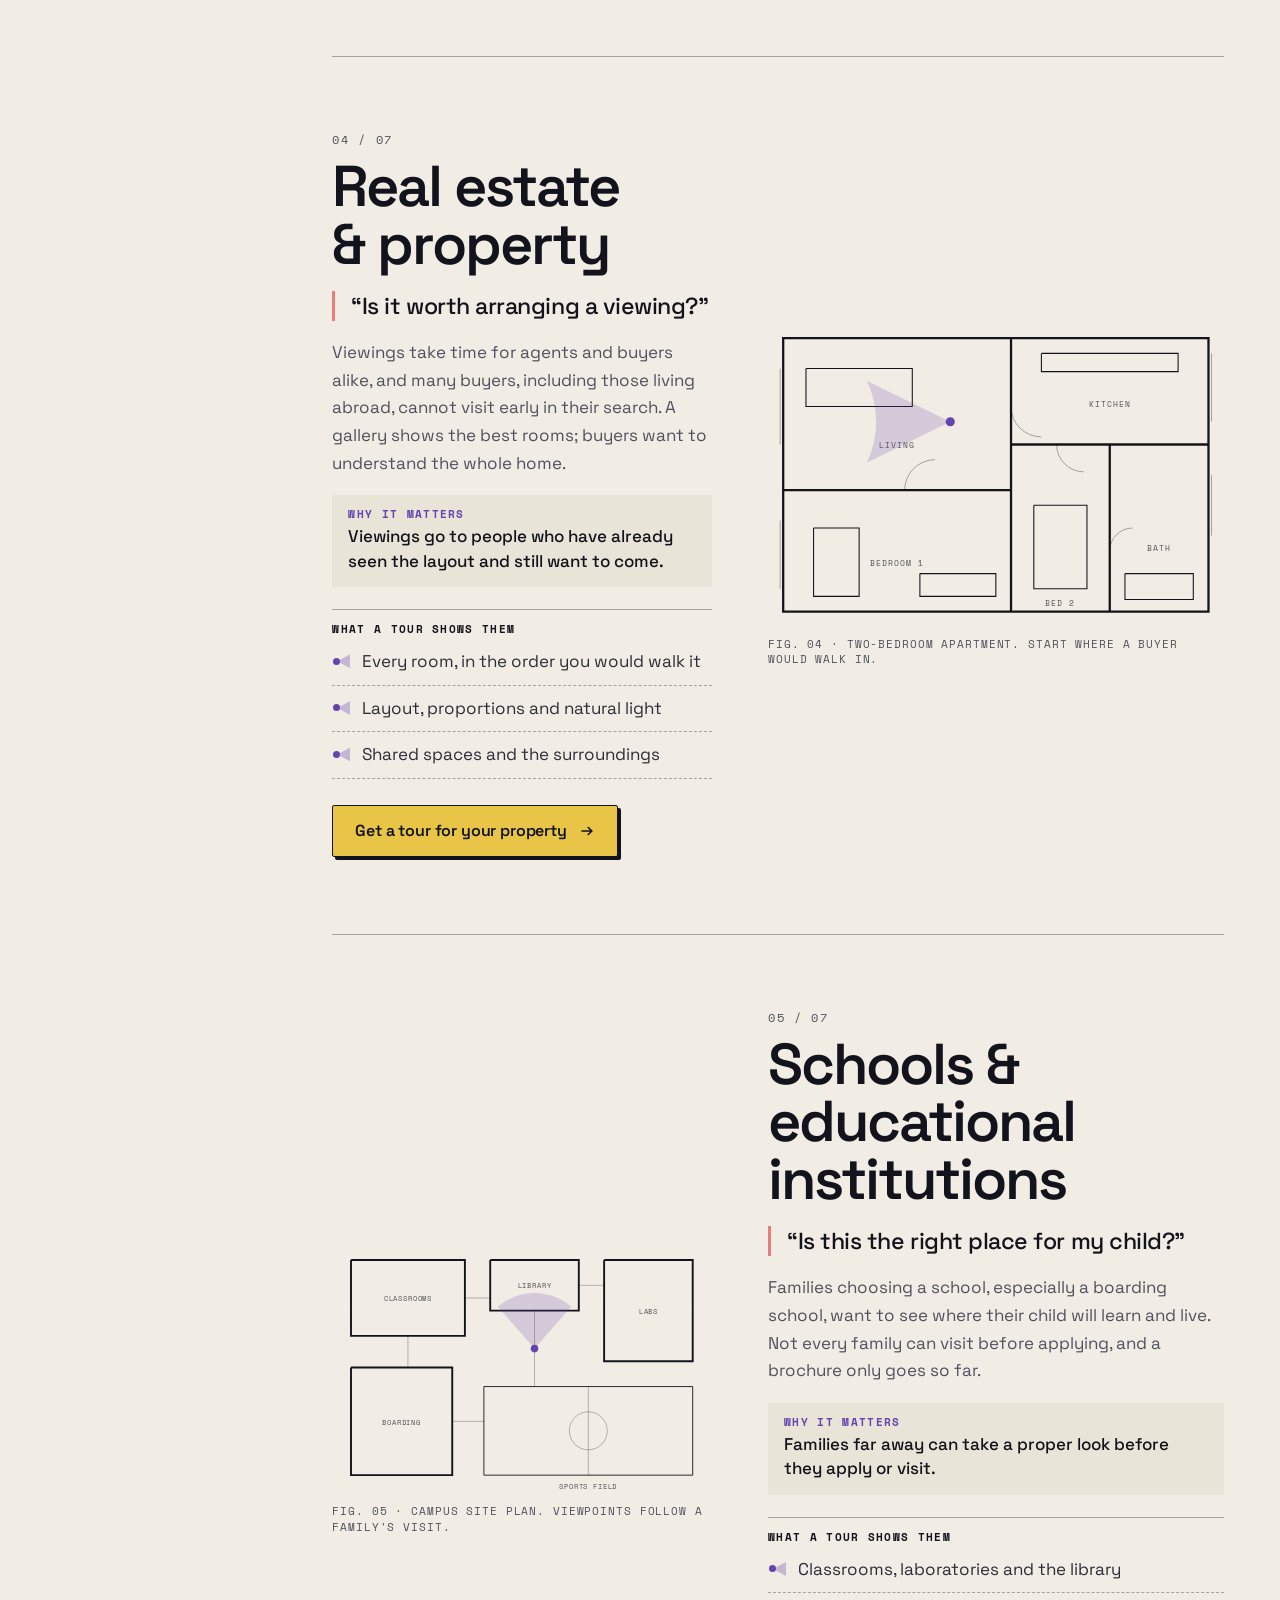
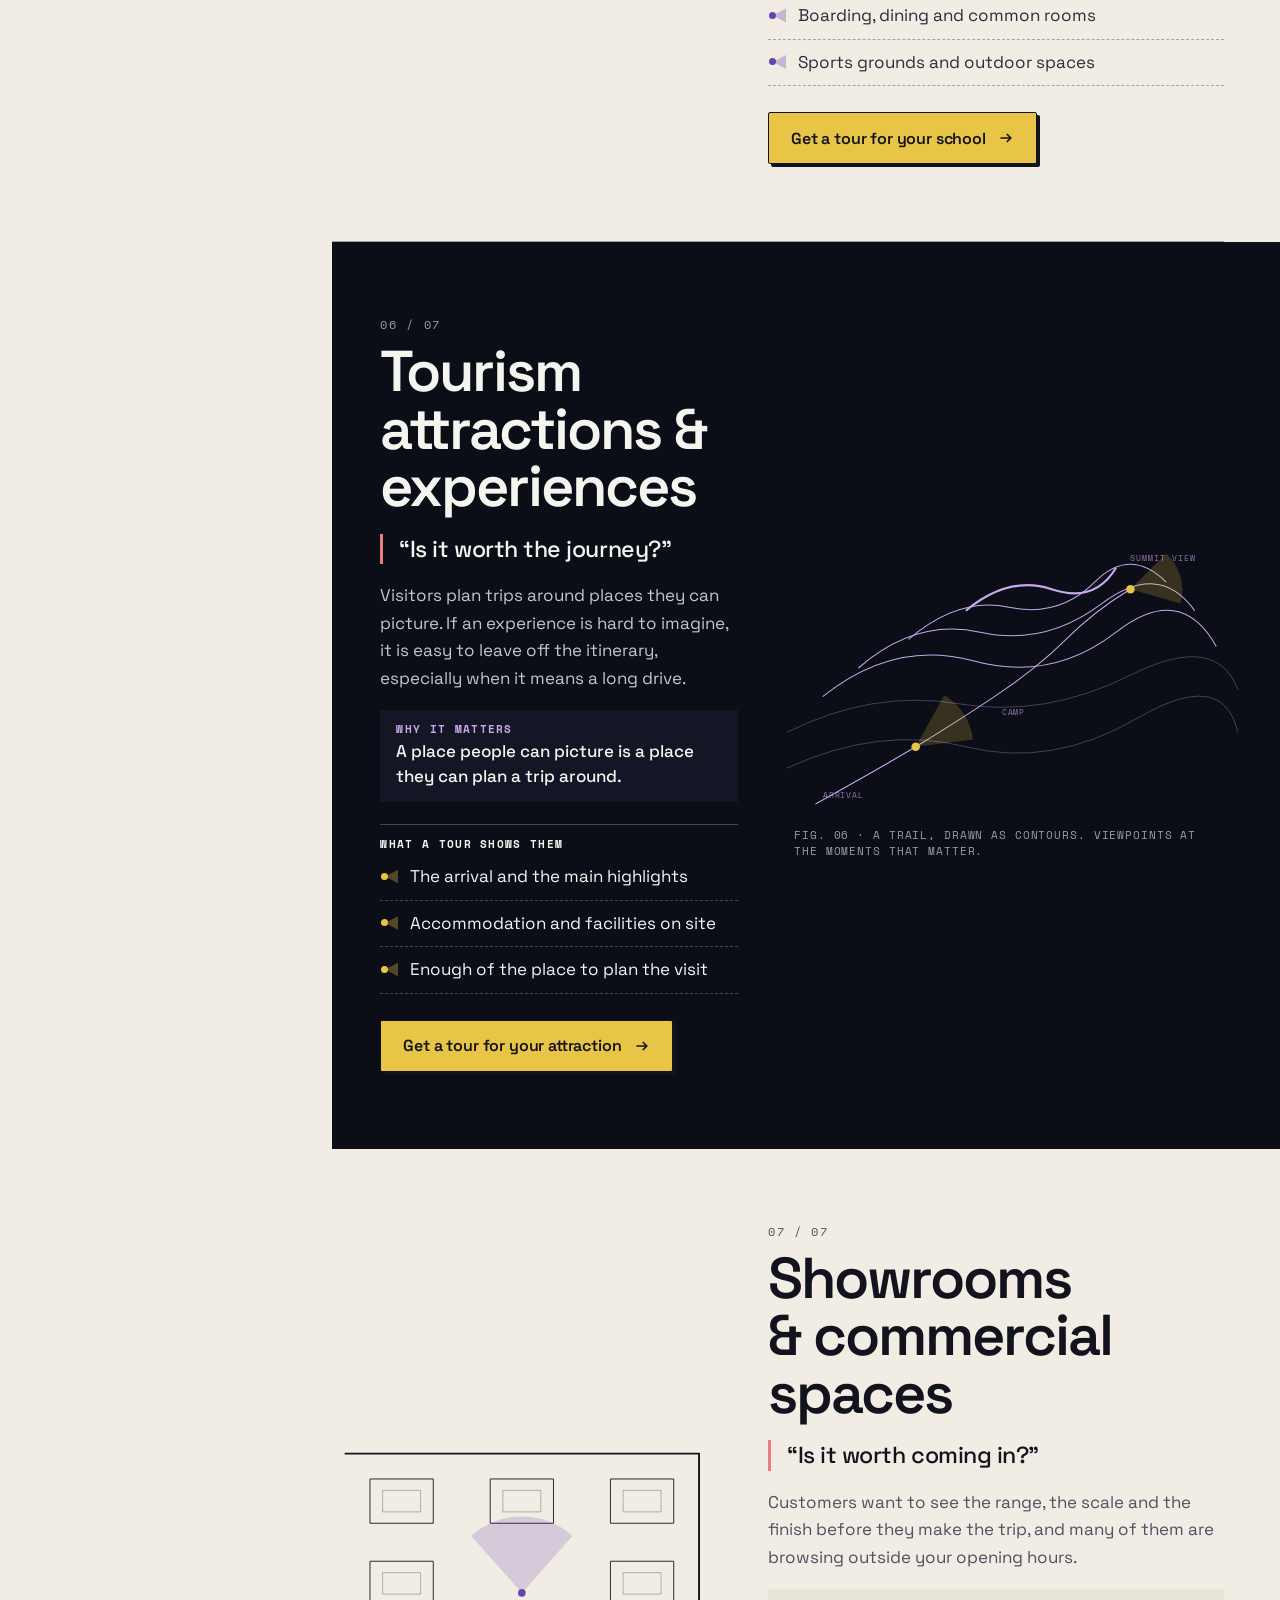
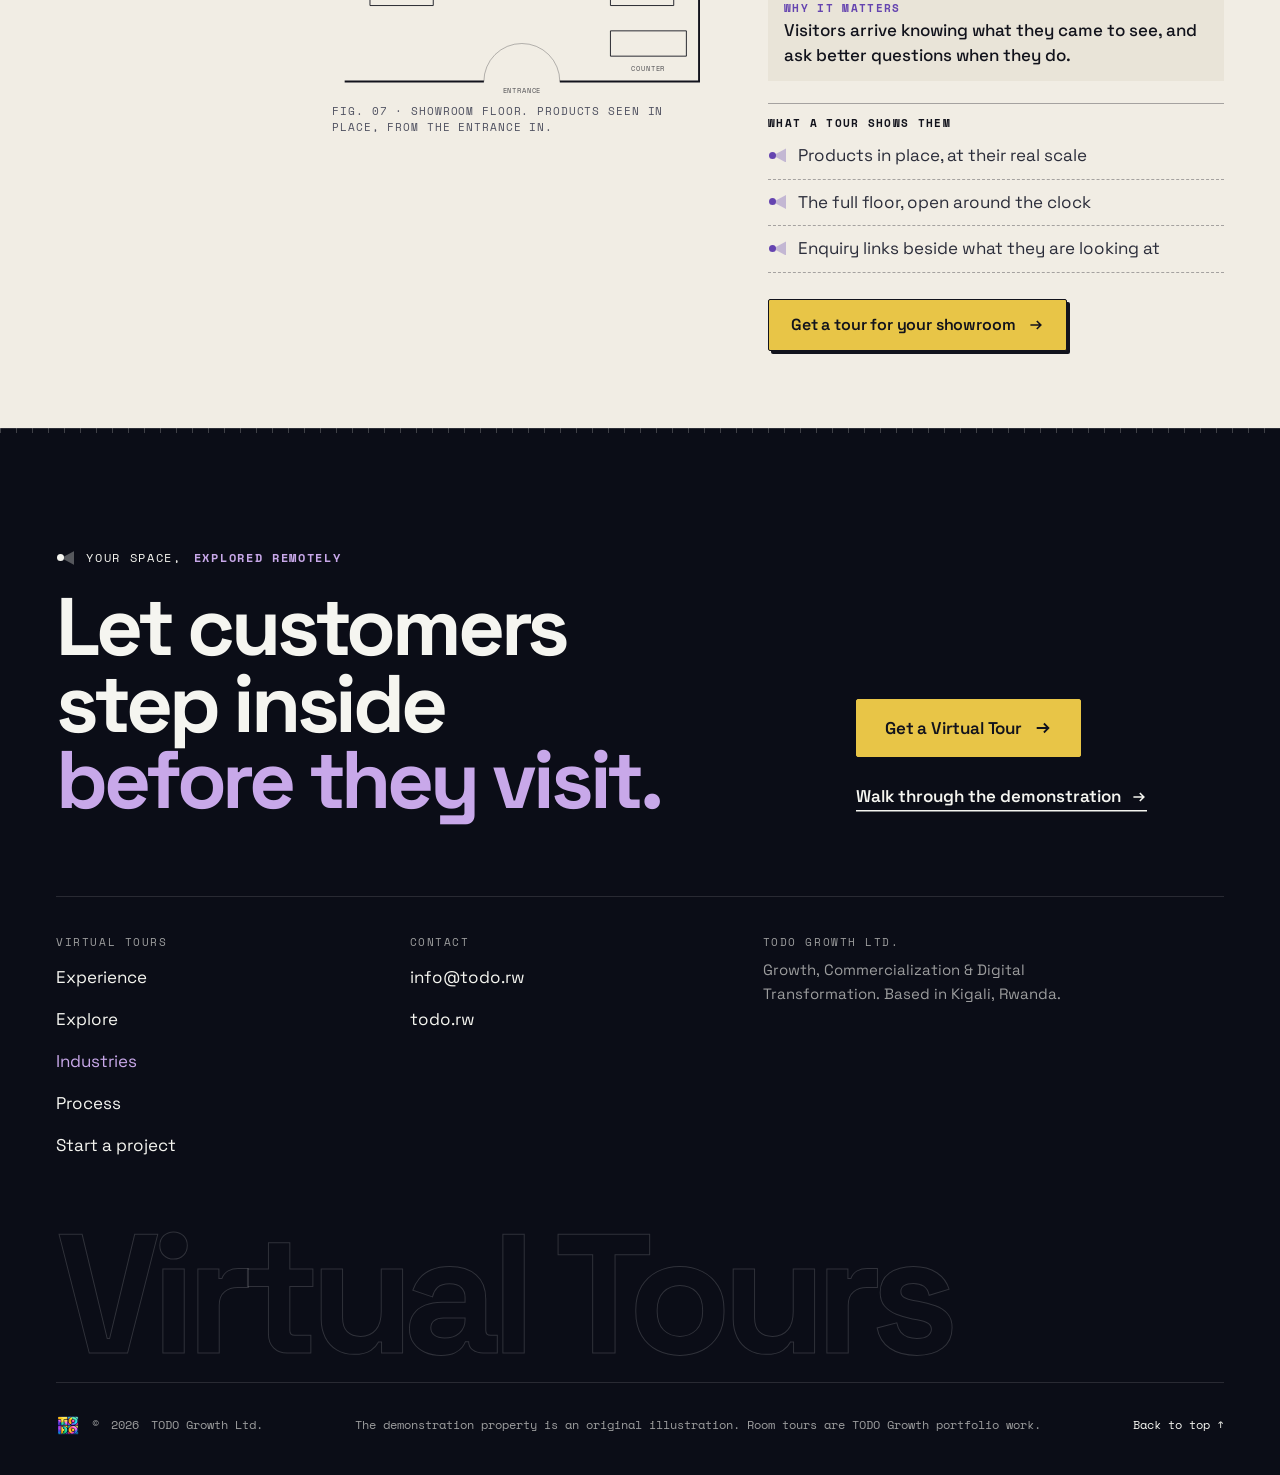
<file: virtual-tours/industries/index.html>
<!doctype html>
<html lang="en" class="no-js">
  <head>
    <meta charset="utf-8" />
    <meta name="viewport" content="width=device-width, initial-scale=1, viewport-fit=cover" />
    <title>Virtual Tours by Industry | TODO Growth</title>
    <meta name="description" content="How 360° virtual tours help hotels, restaurants, event venues, property, schools, tourism attractions and showrooms show customers their space before they visit." />
    <meta name="robots" content="noindex, follow" />
    <meta name="theme-color" content="#f1ede4" />
    <link rel="icon" type="image/webp" href="../../assets/img/brand/todo-logo-192.webp" />
    <link rel="preconnect" href="https://fonts.googleapis.com" />
    <link rel="preconnect" href="https://fonts.gstatic.com" crossorigin />
    <link rel="stylesheet" href="https://fonts.googleapis.com/css2?family=Space+Grotesk:wght@400;500;600;700&amp;family=Space+Mono:wght@400;700&amp;display=swap" media="print" onload="this.media='all'" />
    <noscript><link rel="stylesheet" href="https://fonts.googleapis.com/css2?family=Space+Grotesk:wght@400;500;600;700&amp;family=Space+Mono:wght@400;700&amp;display=swap" /></noscript>
    <link rel="stylesheet" href="../../assets/css/site.css" />
    <script>document.documentElement.classList.replace("no-js", "js");</script>
    <link rel="modulepreload" href="../../assets/js/config.js" />
    <link rel="modulepreload" href="../../assets/js/attribution.js" />
    <link rel="modulepreload" href="../../assets/js/tracking.js" />
    <link rel="modulepreload" href="../../assets/js/site.js" />
    <script type="module" src="../../assets/js/main.js"></script>
  </head>

  <body data-page="industries">
    <a class="skip-link" href="#main">Skip to content</a>
    <div class="review-bar" data-review-bar hidden>
      <div class="wrap review-bar-inner"><strong>Review mode. Not the production view.</strong><span data-review-list></span><a data-review-prod href="?review=0">See production view</a></div>
    </div>

    <header class="site-head" data-head>
      <div class="wrap site-head-inner">
        <a class="brand" href="../" aria-label="TODO Growth Virtual Tours, home">
          <img src="../../assets/img/brand/todo-logo-192.webp" alt="" width="34" height="34" />
          <span class="brand-word">TODO <span>Growth</span></span>
          <span class="brand-tag">Virtual Tours</span>
        </a>
        <nav class="nav" aria-label="Main" data-nav>
          <ul>
            <li><a href="../"><span class="n">01</span>Experience</a></li>
            <li><a href="../explore/"><span class="n">02</span>Explore</a></li>
            <li><a href="../industries/" aria-current="page"><span class="n">03</span>Industries</a></li>
            <li><a href="../process/"><span class="n">04</span>Process</a></li>
          </ul>
          <span class="nav-marker" aria-hidden="true" data-nav-marker></span>
        </nav>
        <a class="btn btn-primary btn-sm head-cta" href="../start/" data-placement="header">Get a Virtual Tour</a>
        <button class="menu-btn" type="button" aria-expanded="false" aria-controls="menu" data-menu-open><span class="menu-btn-icon" aria-hidden="true"></span>Menu</button>
      </div>
    </header>

    <div class="menu" id="menu" role="dialog" aria-modal="true" aria-label="Site menu" data-menu>
      <div class="wrap">
        <div class="menu-top">
          <span class="brand"><img src="../../assets/img/brand/todo-logo-192.webp" alt="" width="34" height="34" /><span class="brand-word">TODO <span>Growth</span></span></span>
          <button class="menu-btn" type="button" data-menu-close>Close</button>
        </div>
        <ul class="menu-plan">
          <li style="--i: 0"><a href="../"><span class="vp" aria-hidden="true"></span><span class="room-no">01</span><span><span class="room-name">Experience</span><br /><span class="room-desc">The idea, in one walk-through</span></span></a></li>
          <li style="--i: 1"><a href="../explore/"><span class="vp" aria-hidden="true"></span><span class="room-no">02</span><span><span class="room-name">Explore</span><br /><span class="room-desc">Try the demonstration</span></span></a></li>
          <li style="--i: 2"><a href="../industries/" aria-current="page"><span class="vp" aria-hidden="true"></span><span class="room-no">03</span><span><span class="room-name">Industries</span><br /><span class="room-desc">Where tours help</span></span></a></li>
          <li style="--i: 3"><a href="../process/"><span class="vp" aria-hidden="true"></span><span class="room-no">04</span><span><span class="room-name">Process</span><br /><span class="room-desc">How a project runs</span></span></a></li>
        </ul>
        <div class="menu-cta">
          <a class="btn btn-primary btn-lg btn-block" href="../start/" data-placement="menu">Get a Virtual Tour</a>
          <a class="btn btn-ghost btn-block" data-wa data-contact="whatsapp" data-placement="menu" href="#" target="_blank" rel="noopener noreferrer" hidden>Chat on WhatsApp</a>
          <p class="menu-meta">05 · Start a project · <a data-email data-contact="email" data-placement="menu" href="mailto:info@todo.rw">info@todo.rw</a></p>
        </div>
      </div>
    </div>

    <main id="main">
      <section class="page-head" aria-labelledby="page-title">
        <div class="wrap page-head-grid">
          <div>
            <p class="eyebrow in-rise" style="--d: 0"><b>03</b> · Industries</p>
            <h1 id="page-title" class="in-rise" style="--d: 1">Wherever people need to <span class="hl">picture the space</span> first.</h1>
          </div>
          <div class="in-rise" style="--d: 2">
            <p class="lead">Different businesses, the same moment: a customer trying to imagine your space before they commit. Here is what a tour shows them in each case.</p>
            <p class="ind-note">These are examples of where tours help. They are not a list of past clients or case studies.</p>
          </div>
        </div>
      </section>

      <div class="wrap ind-layout">
        <nav class="ind-index" aria-label="Industries on this page" data-ind-index>
          <ol>
            <li><a href="#hotels"><span class="n">01</span>Hotels &amp; lodges</a></li>
            <li><a href="#restaurants"><span class="n">02</span>Restaurants</a></li>
            <li><a href="#venues"><span class="n">03</span>Event venues</a></li>
            <li><a href="#property"><span class="n">04</span>Real estate</a></li>
            <li><a href="#schools"><span class="n">05</span>Schools</a></li>
            <li><a href="#tourism"><span class="n">06</span>Tourism</a></li>
            <li><a href="#showrooms"><span class="n">07</span>Showrooms</a></li>
          </ol>
        </nav>

        <div>
          <!-- 01 HOTELS -->
          <section class="ind" id="hotels" aria-labelledby="ind-hotels">
            <div class="ind-copy">
              <div>
                <p class="ind-no">01 / 07</p>
                <h2 id="ind-hotels">Hotels, resorts &amp; lodges</h2>
                <p class="ind-q">“Is the room really like the photos?”</p>
              </div>
              <div>
                <p>Guests compare several places in a few minutes, and wide-angle photos start to look alike. The details that decide a booking, like the view, the bathroom or the walk to the pool, are the hardest to show in a gallery.</p>
                <p class="ind-why"><b>Why it matters</b>Guests who have already looked around book with fewer doubts, and arrive expecting exactly what they find.</p>
                <div class="ind-shows"><p class="ind-shows-label">What a tour shows them</p>
                  <ul><li><span class="vp" aria-hidden="true"></span>Each room category, exactly as it is</li><li><span class="vp" aria-hidden="true"></span>The view from the room, not just the lobby</li><li><span class="vp" aria-hidden="true"></span>Facilities and the route between them</li></ul>
                </div>
                <a class="btn btn-primary" href="../start/?type=hotel" data-placement="industry-hotels">Get a tour for your hotel <svg class="arr" viewBox="0 0 20 20" width="16" height="16" aria-hidden="true"><path d="M3 10h13M11 5l5 5-5 5" fill="none" stroke="currentColor" stroke-width="2"/></svg></a>
              </div>
            </div>
            <figure class="ind-art" data-draw>
              <svg viewBox="0 0 600 400" role="img" aria-label="Drawing: a hotel floor plan with a viewpoint in one room">
                <path class="wall" d="M20 20H580V380H20Z" />
                <path class="wall" d="M20 170H580M20 230H580M160 20V170M300 20V170M440 20V170M160 230V380M300 230V380M440 230V380" />
                <path class="soft" d="M120 170A30 30 0 0 1 150 140M260 170A30 30 0 0 1 290 140M400 170A30 30 0 0 1 430 140M540 170A30 30 0 0 1 570 140M120 230A30 30 0 0 0 150 260M260 230A30 30 0 0 0 290 260M400 230A30 30 0 0 0 430 260M540 230A30 30 0 0 0 570 260" />
                <path class="ln" d="M50 50h60v80H50zM190 50h60v80h-60zM330 50h60v80h-60zM470 50h60v80h-60zM50 270h60v80H50zM190 270h60v80h-60zM330 270h60v80h-60zM470 270h60v80h-60z" />
                <path class="soft" d="M50 64h60M190 64h60M330 64h60M470 64h60M50 336h60M190 336h60M330 336h60M470 336h60" />
                <path class="soft" d="M40 16h100M180 16h100M320 16h100M460 16h100M40 384h100M180 384h100M320 384h100M460 384h100" />
                <text x="300" y="205" text-anchor="middle">CORRIDOR</text>
                <text x="36" y="160">201</text><text x="176" y="160">202</text><text x="316" y="160">203</text><text x="456" y="160">204</text>
                <path class="cone" d="M370 140L322 40A96 96 0 0 1 418 40Z" /><circle class="dot" cx="370" cy="140" r="6" />
              </svg>
              <figcaption>Fig. 01 · A typical floor. One viewpoint per room category.</figcaption>
            </figure>
          </section>

          <!-- 02 RESTAURANTS -->
          <section class="ind ind--flip" id="restaurants" aria-labelledby="ind-restaurants">
            <div class="ind-copy">
              <div>
                <p class="ind-no">02 / 07</p>
                <h2 id="ind-restaurants">Restaurants</h2>
                <p class="ind-q">“Is it the right place for tonight?”</p>
              </div>
              <div>
                <p>Atmosphere is what people are choosing, and it rarely survives a single photo. Diners want to know how the room feels, where they would sit and whether it suits the occasion.</p>
                <p class="ind-why"><b>Why it matters</b>Diners choose with more confidence when they have seen the room, especially for occasions that matter.</p>
                <div class="ind-shows"><p class="ind-shows-label">What a tour shows them</p>
                  <ul><li><span class="vp" aria-hidden="true"></span>The mood and layout of the room</li><li><span class="vp" aria-hidden="true"></span>Private dining, terrace or garden areas</li><li><span class="vp" aria-hidden="true"></span>A menu or booking link, right from the scene</li></ul>
                </div>
                <a class="btn btn-primary" href="../start/?type=restaurant" data-placement="industry-restaurants">Get a tour for your restaurant <svg class="arr" viewBox="0 0 20 20" width="16" height="16" aria-hidden="true"><path d="M3 10h13M11 5l5 5-5 5" fill="none" stroke="currentColor" stroke-width="2"/></svg></a>
              </div>
            </div>
            <figure class="ind-art" data-draw>
              <svg viewBox="0 0 600 400" role="img" aria-label="Drawing: a restaurant floor plan with tables, bar and terrace">
                <path class="wall" d="M20 20H440V380H20Z" />
                <path class="soft" d="M440 20H580V380H440" stroke-dasharray="6 8" />
                <path class="ln" d="M40 36H420V60H40Z" />
                <circle class="ln" cx="100" cy="140" r="22" /><circle class="ln" cx="220" cy="140" r="22" /><circle class="ln" cx="340" cy="140" r="22" />
                <circle class="ln" cx="100" cy="250" r="22" /><circle class="ln" cx="340" cy="250" r="22" />
                <path class="ln" d="M60 330H380V352H60Z" />
                <circle class="ln" cx="510" cy="110" r="18" /><circle class="ln" cx="510" cy="200" r="18" /><circle class="ln" cx="510" cy="290" r="18" />
                <path class="soft" d="M70 140h-12M142 140h-12M190 140h-12M262 140h-12M310 140h-12M382 140h-12M70 250h-12M142 250h-12M310 250h-12M382 250h-12" />
                <path class="soft" d="M436 120v80M436 240v80" />
                <text x="230" y="52" text-anchor="middle">BAR</text><text x="510" y="372" text-anchor="middle">TERRACE</text><text x="220" y="372" text-anchor="middle">LONG TABLE</text>
                <path class="cone" d="M220 250L284 186A90 90 0 0 1 284 314Z" /><circle class="dot" cx="220" cy="250" r="6" />
              </svg>
              <figcaption>Fig. 02 · Dining room and terrace. The view a diner would choose.</figcaption>
            </figure>
          </section>

          <!-- 03 VENUES (wide) -->
          <section class="ind ind--wide" id="venues" aria-labelledby="ind-venues">
            <div class="ind-copy">
              <div>
                <p class="ind-no">03 / 07</p>
                <h2 id="ind-venues">Event &amp; conference venues</h2>
                <p class="ind-q">“Will our event fit, and how will it flow?”</p>
              </div>
              <div>
                <p>Planners need to judge capacity, layout and access, often on behalf of a committee that will never visit. Photos of an empty hall rarely answer how a day will actually move through the building.</p>
                <p class="ind-why"><b>Why it matters</b>Planners can shortlist you without a site visit, and share the space with everyone who has a say.</p>
                <div class="ind-shows"><p class="ind-shows-label">What a tour shows them</p>
                  <ul><li><span class="vp" aria-hidden="true"></span>Halls, breakout rooms and outdoor spaces</li><li><span class="vp" aria-hidden="true"></span>Entrances, the stage area and the route between rooms</li><li><span class="vp" aria-hidden="true"></span>One link a planner can forward to everyone involved</li></ul>
                </div>
                <a class="btn btn-primary" href="../start/?type=venue" data-placement="industry-venues">Get a tour for your venue <svg class="arr" viewBox="0 0 20 20" width="16" height="16" aria-hidden="true"><path d="M3 10h13M11 5l5 5-5 5" fill="none" stroke="currentColor" stroke-width="2"/></svg></a>
              </div>
            </div>
            <figure class="ind-art" data-draw>
              <svg viewBox="0 0 1000 340" role="img" aria-label="Drawing: a venue plan with main hall, stage, seating and breakout rooms">
                <path class="wall" d="M20 20H980V320H20Z" />
                <path class="wall" d="M700 20V320M700 120H980M700 220H980" />
                <path class="ln" d="M40 90H120V250H40Z" />
                <path class="soft" d="M180 70V270M210 70V270M240 70V270M270 70V270M300 70V270M330 70V270M360 70V270M390 70V270M420 70V270M450 70V270M480 70V270M510 70V270M540 70V270M570 70V270" stroke-dasharray="4 10" />
                <path class="ln" d="M740 50h200v40H740zM740 150h200v40H740zM760 250h40v40h-40zM840 250h40v40h-40z" />
                <path class="soft" d="M640 320A40 40 0 0 1 680 280M700 70A30 30 0 0 0 670 100" />
                <text x="80" y="275" text-anchor="middle">STAGE</text><text x="380" y="300" text-anchor="middle">MAIN HALL</text><text x="840" y="110" text-anchor="middle">BREAKOUT 1</text><text x="840" y="210" text-anchor="middle">BREAKOUT 2</text><text x="840" y="310" text-anchor="middle">LOUNGE</text>
                <path class="cone" d="M620 170L520 110A116 116 0 0 1 520 230Z" /><circle class="dot" cx="620" cy="170" r="7" />
                <path class="cone" d="M840 280L800 230A64 64 0 0 1 880 230Z" /><circle class="dot" cx="840" cy="280" r="6" />
              </svg>
              <figcaption>Fig. 03 · Main hall, breakout rooms and lounge, linked as one walk-through.</figcaption>
            </figure>
          </section>

          <!-- 04 PROPERTY -->
          <section class="ind" id="property" aria-labelledby="ind-property">
            <div class="ind-copy">
              <div>
                <p class="ind-no">04 / 07</p>
                <h2 id="ind-property">Real estate &amp; property</h2>
                <p class="ind-q">“Is it worth arranging a viewing?”</p>
              </div>
              <div>
                <p>Viewings take time for agents and buyers alike, and many buyers, including those living abroad, cannot visit early in their search. A gallery shows the best rooms; buyers want to understand the whole home.</p>
                <p class="ind-why"><b>Why it matters</b>Viewings go to people who have already seen the layout and still want to come.</p>
                <div class="ind-shows"><p class="ind-shows-label">What a tour shows them</p>
                  <ul><li><span class="vp" aria-hidden="true"></span>Every room, in the order you would walk it</li><li><span class="vp" aria-hidden="true"></span>Layout, proportions and natural light</li><li><span class="vp" aria-hidden="true"></span>Shared spaces and the surroundings</li></ul>
                </div>
                <a class="btn btn-primary" href="../start/?type=real_estate_residential" data-placement="industry-property">Get a tour for your property <svg class="arr" viewBox="0 0 20 20" width="16" height="16" aria-hidden="true"><path d="M3 10h13M11 5l5 5-5 5" fill="none" stroke="currentColor" stroke-width="2"/></svg></a>
              </div>
            </div>
            <figure class="ind-art" data-draw>
              <svg viewBox="0 0 600 400" role="img" aria-label="Drawing: an apartment plan with living room, kitchen, bedrooms and bathroom">
                <path class="wall" d="M20 20H580V380H20Z" />
                <path class="wall" d="M320 20V380M20 220H320M320 160H580M450 160V380" />
                <path class="soft" d="M180 220A40 40 0 0 1 220 180M320 110A40 40 0 0 0 360 150M380 160A36 36 0 0 0 416 196M450 300A30 30 0 0 1 480 270" />
                <path class="ln" d="M50 60h140v50H50zM60 270h60v90H60zM200 330h100v30H200zM360 40h180v24H360zM470 330h90v34h-90zM350 240h70v110h-70z" />
                <path class="soft" d="M16 60v100M16 260v90M584 40v90M584 200v80" />
                <text x="170" y="165" text-anchor="middle">LIVING</text><text x="450" y="110" text-anchor="middle">KITCHEN</text><text x="170" y="320" text-anchor="middle">BEDROOM 1</text><text x="385" y="372" text-anchor="middle">BED 2</text><text x="515" y="300" text-anchor="middle">BATH</text>
                <path class="cone" d="M240 130L130 76A124 124 0 0 1 130 184Z" /><circle class="dot" cx="240" cy="130" r="6" />
              </svg>
              <figcaption>Fig. 04 · Two-bedroom apartment. Start where a buyer would walk in.</figcaption>
            </figure>
          </section>

          <!-- 05 SCHOOLS -->
          <section class="ind ind--flip" id="schools" aria-labelledby="ind-schools">
            <div class="ind-copy">
              <div>
                <p class="ind-no">05 / 07</p>
                <h2 id="ind-schools">Schools &amp; educational institutions</h2>
                <p class="ind-q">“Is this the right place for my child?”</p>
              </div>
              <div>
                <p>Families choosing a school, especially a boarding school, want to see where their child will learn and live. Not every family can visit before applying, and a brochure only goes so far.</p>
                <p class="ind-why"><b>Why it matters</b>Families far away can take a proper look before they apply or visit.</p>
                <div class="ind-shows"><p class="ind-shows-label">What a tour shows them</p>
                  <ul><li><span class="vp" aria-hidden="true"></span>Classrooms, laboratories and the library</li><li><span class="vp" aria-hidden="true"></span>Boarding, dining and common rooms</li><li><span class="vp" aria-hidden="true"></span>Sports grounds and outdoor spaces</li></ul>
                </div>
                <a class="btn btn-primary" href="../start/?type=school" data-placement="industry-schools">Get a tour for your school <svg class="arr" viewBox="0 0 20 20" width="16" height="16" aria-hidden="true"><path d="M3 10h13M11 5l5 5-5 5" fill="none" stroke="currentColor" stroke-width="2"/></svg></a>
              </div>
            </div>
            <figure class="ind-art" data-draw>
              <svg viewBox="0 0 600 400" role="img" aria-label="Drawing: a school campus site plan with buildings, paths and a sports field">
                <path class="wall" d="M30 30H210V150H30ZM250 30H390V110H250ZM430 30H570V190H430ZM30 200H190V370H30Z" />
                <path class="ln" d="M240 230H570V370H240Z" />
                <path class="soft" d="M405 230V370M405 300m-30 0a30 30 0 1 0 60 0a30 30 0 1 0-60 0" />
                <path class="soft" d="M120 150V200M210 90H250M390 70H430M190 285H240M320 110V230" stroke-dasharray="4 6" />
                <text x="120" y="95" text-anchor="middle">CLASSROOMS</text><text x="320" y="75" text-anchor="middle">LIBRARY</text><text x="500" y="115" text-anchor="middle">LABS</text><text x="110" y="290" text-anchor="middle">BOARDING</text><text x="405" y="392" text-anchor="middle">SPORTS FIELD</text>
                <path class="cone" d="M320 170L262 104A88 88 0 0 1 378 104Z" /><circle class="dot" cx="320" cy="170" r="6" />
              </svg>
              <figcaption>Fig. 05 · Campus site plan. Viewpoints follow a family's visit.</figcaption>
            </figure>
          </section>

          <!-- 06 TOURISM (night) -->
          <section class="ind ind--night" id="tourism" aria-labelledby="ind-tourism">
            <div class="ind-copy">
              <div>
                <p class="ind-no">06 / 07</p>
                <h2 id="ind-tourism">Tourism attractions &amp; experiences</h2>
                <p class="ind-q">“Is it worth the journey?”</p>
              </div>
              <div>
                <p>Visitors plan trips around places they can picture. If an experience is hard to imagine, it is easy to leave off the itinerary, especially when it means a long drive.</p>
                <p class="ind-why"><b>Why it matters</b>A place people can picture is a place they can plan a trip around.</p>
                <div class="ind-shows"><p class="ind-shows-label">What a tour shows them</p>
                  <ul><li><span class="vp" aria-hidden="true"></span>The arrival and the main highlights</li><li><span class="vp" aria-hidden="true"></span>Accommodation and facilities on site</li><li><span class="vp" aria-hidden="true"></span>Enough of the place to plan the visit</li></ul>
                </div>
                <a class="btn btn-primary" href="../start/?type=tourism" data-placement="industry-tourism">Get a tour for your attraction <svg class="arr" viewBox="0 0 20 20" width="16" height="16" aria-hidden="true"><path d="M3 10h13M11 5l5 5-5 5" fill="none" stroke="currentColor" stroke-width="2"/></svg></a>
              </div>
            </div>
            <figure class="ind-art" data-draw>
              <svg viewBox="0 0 600 400" role="img" aria-label="Drawing: contour lines of a hillside with a trail and viewpoints">
                <path class="soft" d="M-10 330Q120 270 240 300T480 260T620 280" />
                <path class="soft" d="M-10 280Q110 220 230 240T470 200T620 220" />
                <path class="ln" d="M40 230Q140 150 250 180T450 140T590 160" />
                <path class="ln" d="M90 190Q170 120 260 140T430 100T560 110" />
                <path class="ln" d="M160 150Q230 90 300 105T420 70T520 70" />
                <path class="wall" d="M240 110Q300 60 360 80T450 50" />
                <path class="ln" d="M30 380Q120 330 170 300T280 230T380 150T470 80" stroke-dasharray="6 9" />
                <text x="40" y="372">ARRIVAL</text><text x="290" y="256">CAMP</text><text x="470" y="40">SUMMIT VIEW</text>
                <path class="cone" d="M170 300L210 228A82 82 0 0 1 250 290Z" /><circle class="dot" cx="170" cy="300" r="6" />
                <path class="cone" d="M470 80L520 30A70 70 0 0 1 540 100Z" /><circle class="dot" cx="470" cy="80" r="6" />
              </svg>
              <figcaption>Fig. 06 · A trail, drawn as contours. Viewpoints at the moments that matter.</figcaption>
            </figure>
          </section>

          <!-- 07 SHOWROOMS -->
          <section class="ind ind--flip" id="showrooms" aria-labelledby="ind-showrooms">
            <div class="ind-copy">
              <div>
                <p class="ind-no">07 / 07</p>
                <h2 id="ind-showrooms">Showrooms &amp; commercial spaces</h2>
                <p class="ind-q">“Is it worth coming in?”</p>
              </div>
              <div>
                <p>Customers want to see the range, the scale and the finish before they make the trip, and many of them are browsing outside your opening hours.</p>
                <p class="ind-why"><b>Why it matters</b>Visitors arrive knowing what they came to see, and ask better questions when they do.</p>
                <div class="ind-shows"><p class="ind-shows-label">What a tour shows them</p>
                  <ul><li><span class="vp" aria-hidden="true"></span>Products in place, at their real scale</li><li><span class="vp" aria-hidden="true"></span>The full floor, open around the clock</li><li><span class="vp" aria-hidden="true"></span>Enquiry links beside what they are looking at</li></ul>
                </div>
                <a class="btn btn-primary" href="../start/?type=showroom" data-placement="industry-showrooms">Get a tour for your showroom <svg class="arr" viewBox="0 0 20 20" width="16" height="16" aria-hidden="true"><path d="M3 10h13M11 5l5 5-5 5" fill="none" stroke="currentColor" stroke-width="2"/></svg></a>
              </div>
            </div>
            <figure class="ind-art" data-draw>
              <svg viewBox="0 0 600 400" role="img" aria-label="Drawing: a showroom floor with display plinths, counter and entrance">
                <path class="wall" d="M20 20H580V380H360M240 380H20Z" />
                <path class="soft" d="M240 380A60 60 0 0 1 300 320M360 380A60 60 0 0 0 300 320" />
                <path class="ln" d="M60 60h100v70H60zM250 60h100v70H250zM440 60h100v70H440zM60 190h100v70H60zM440 190h100v70H440z" />
                <path class="soft" d="M80 78h60v34H80zM270 78h60v34h-60zM460 78h60v34h-60zM80 208h60v34H80zM460 208h60v34h-60z" />
                <path class="ln" d="M440 300h120v40H440z" />
                <text x="500" y="364" text-anchor="middle">COUNTER</text><text x="300" y="398" text-anchor="middle">ENTRANCE</text>
                <path class="cone" d="M300 240L220 150A120 120 0 0 1 380 150Z" /><circle class="dot" cx="300" cy="240" r="6" />
              </svg>
              <figcaption>Fig. 07 · Showroom floor. Products seen in place, from the entrance in.</figcaption>
            </figure>
          </section>
        </div>
      </div>

    </main>

    <footer class="site-foot night" data-foot>
      <div class="foot-rule" aria-hidden="true"></div>
      <div class="wrap">
        <div class="foot-lead">
          <div>
            <p class="eyebrow"><span class="vp" aria-hidden="true"></span>Your space, <b>explored remotely</b></p>
            <p class="foot-statement">Let customers step inside <span class="hl">before they visit.</span></p>
          </div>
          <div class="foot-cta">
            <a class="btn btn-primary btn-lg" href="../start/" data-placement="footer">Get a Virtual Tour <svg class="arr" viewBox="0 0 20 20" width="18" height="18" aria-hidden="true"><path d="M3 10h13M11 5l5 5-5 5" fill="none" stroke="currentColor" stroke-width="2"/></svg></a>
            <a class="link-arrow" href="../explore/">Walk through the demonstration <svg class="arr" viewBox="0 0 20 20" width="16" height="16" aria-hidden="true"><path d="M3 10h13M11 5l5 5-5 5" fill="none" stroke="currentColor" stroke-width="2"/></svg></a>
          </div>
        </div>
        <div class="foot-grid">
          <div class="foot-col">
            <p class="foot-h">Virtual Tours</p>
            <ul class="foot-links"><li><a href="../">Experience</a></li><li><a href="../explore/">Explore</a></li><li><a href="../industries/" aria-current="page">Industries</a></li><li><a href="../process/">Process</a></li><li><a href="../start/">Start a project</a></li></ul>
          </div>
          <div class="foot-col">
            <p class="foot-h">Contact</p>
            <ul class="foot-links"><li><a data-email data-contact="email" data-placement="footer" href="mailto:info@todo.rw">info@todo.rw</a></li><li><a data-wa data-contact="whatsapp" data-placement="footer" href="#" target="_blank" rel="noopener noreferrer" hidden>WhatsApp</a></li><li><a href="https://todo.rw/">todo.rw</a></li></ul>
          </div>
          <div class="foot-col">
            <p class="foot-h">TODO Growth Ltd.</p>
            <p class="foot-pos">Growth, Commercialization &amp; Digital Transformation. Based in Kigali, Rwanda.</p>
          </div>
        </div>
        <p class="foot-mark" aria-hidden="true">Virtual Tours</p>
        <div class="foot-base">
          <span class="foot-brand"><img src="../../assets/img/brand/todo-logo-192.webp" alt="" width="24" height="24" loading="lazy" />© <span data-year>2026</span> TODO Growth Ltd.</span>
          <span>The demonstration property is an original illustration. Room tours are TODO Growth portfolio work.</span>
          <a class="foot-top" href="#main">Back to top ↑</a>
        </div>
      </div>
    </footer>

    <div class="dock" data-dock>
      <a class="btn btn-primary" href="../start/" data-placement="dock">Get a Virtual Tour</a>
      <a class="dock-wa" data-wa data-contact="whatsapp" data-placement="dock" href="#" target="_blank" rel="noopener noreferrer" aria-label="Chat on WhatsApp" hidden><svg viewBox="0 0 24 24" width="22" height="22" aria-hidden="true"><path d="M4 20l1.3-3.9A8 8 0 1 1 8 19z" fill="none" stroke="currentColor" stroke-width="1.8"/></svg></a>
    </div>
  </body>
</html>
</file>
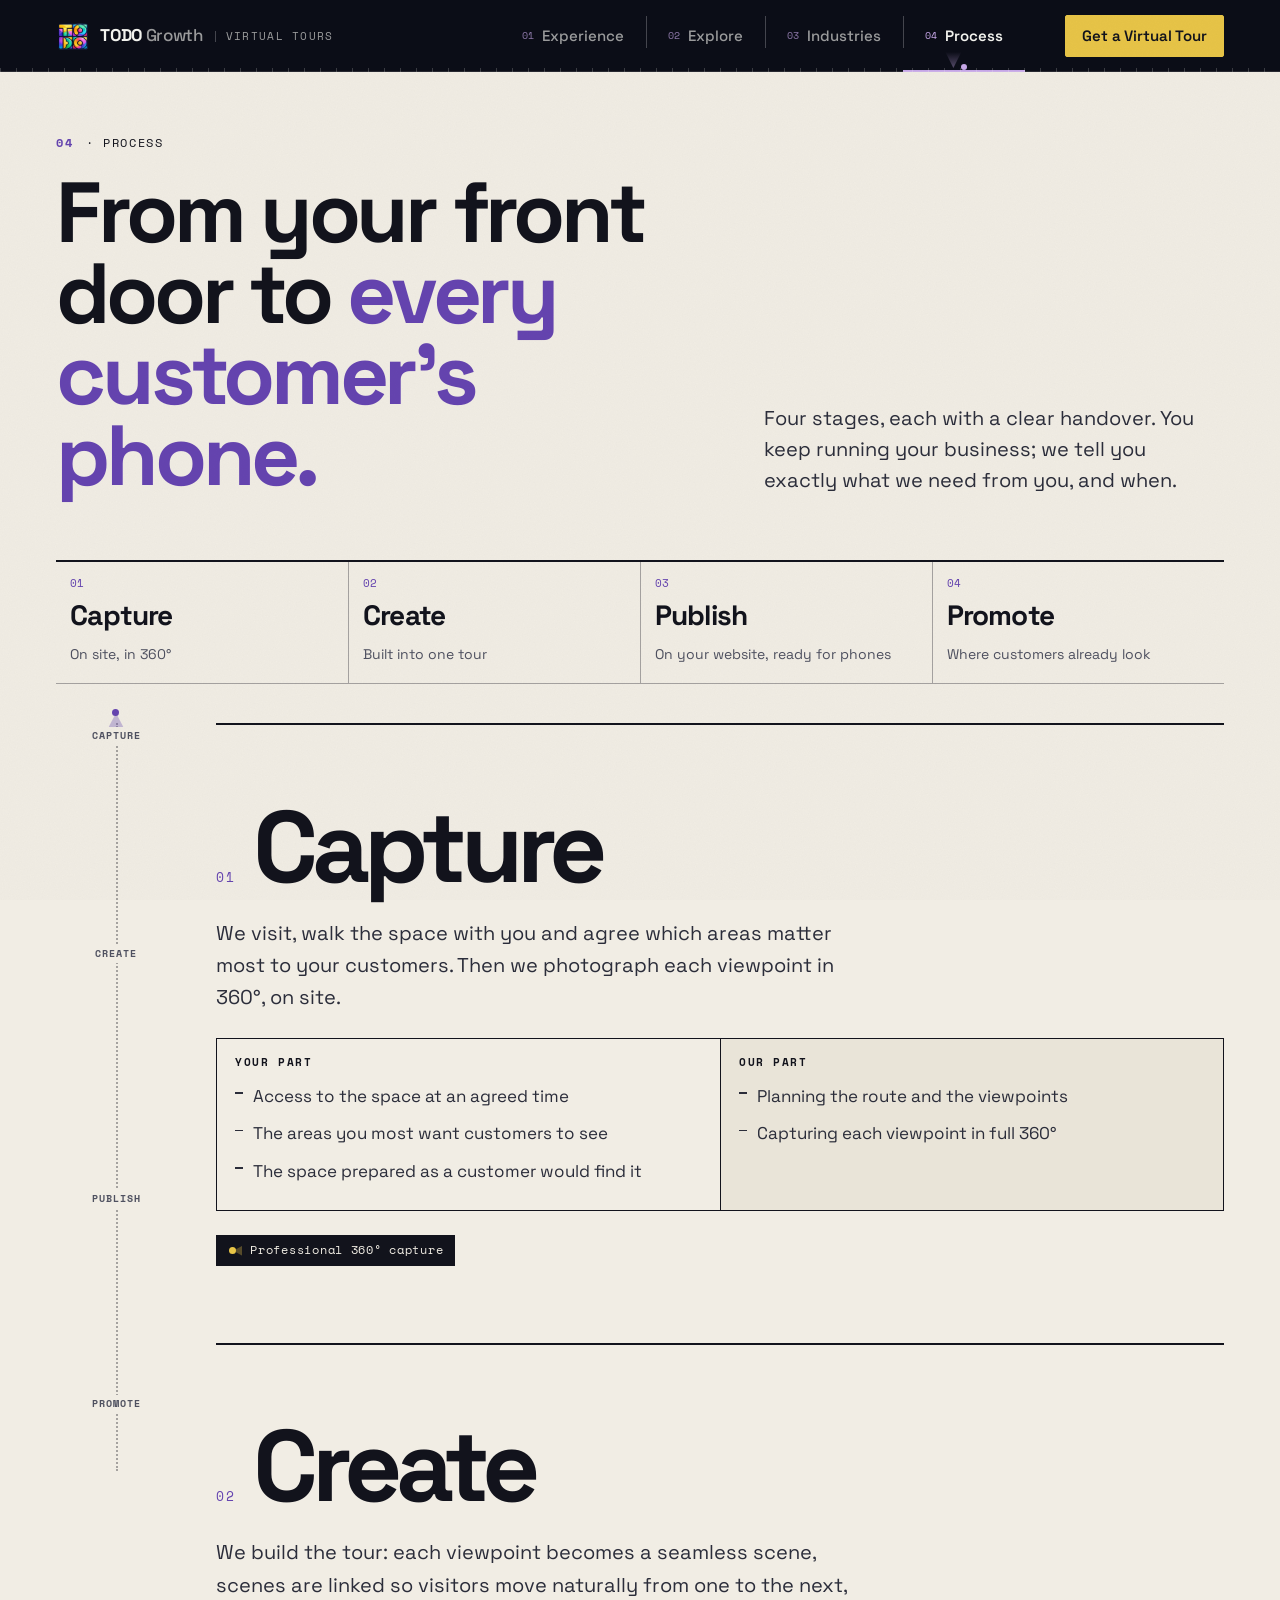
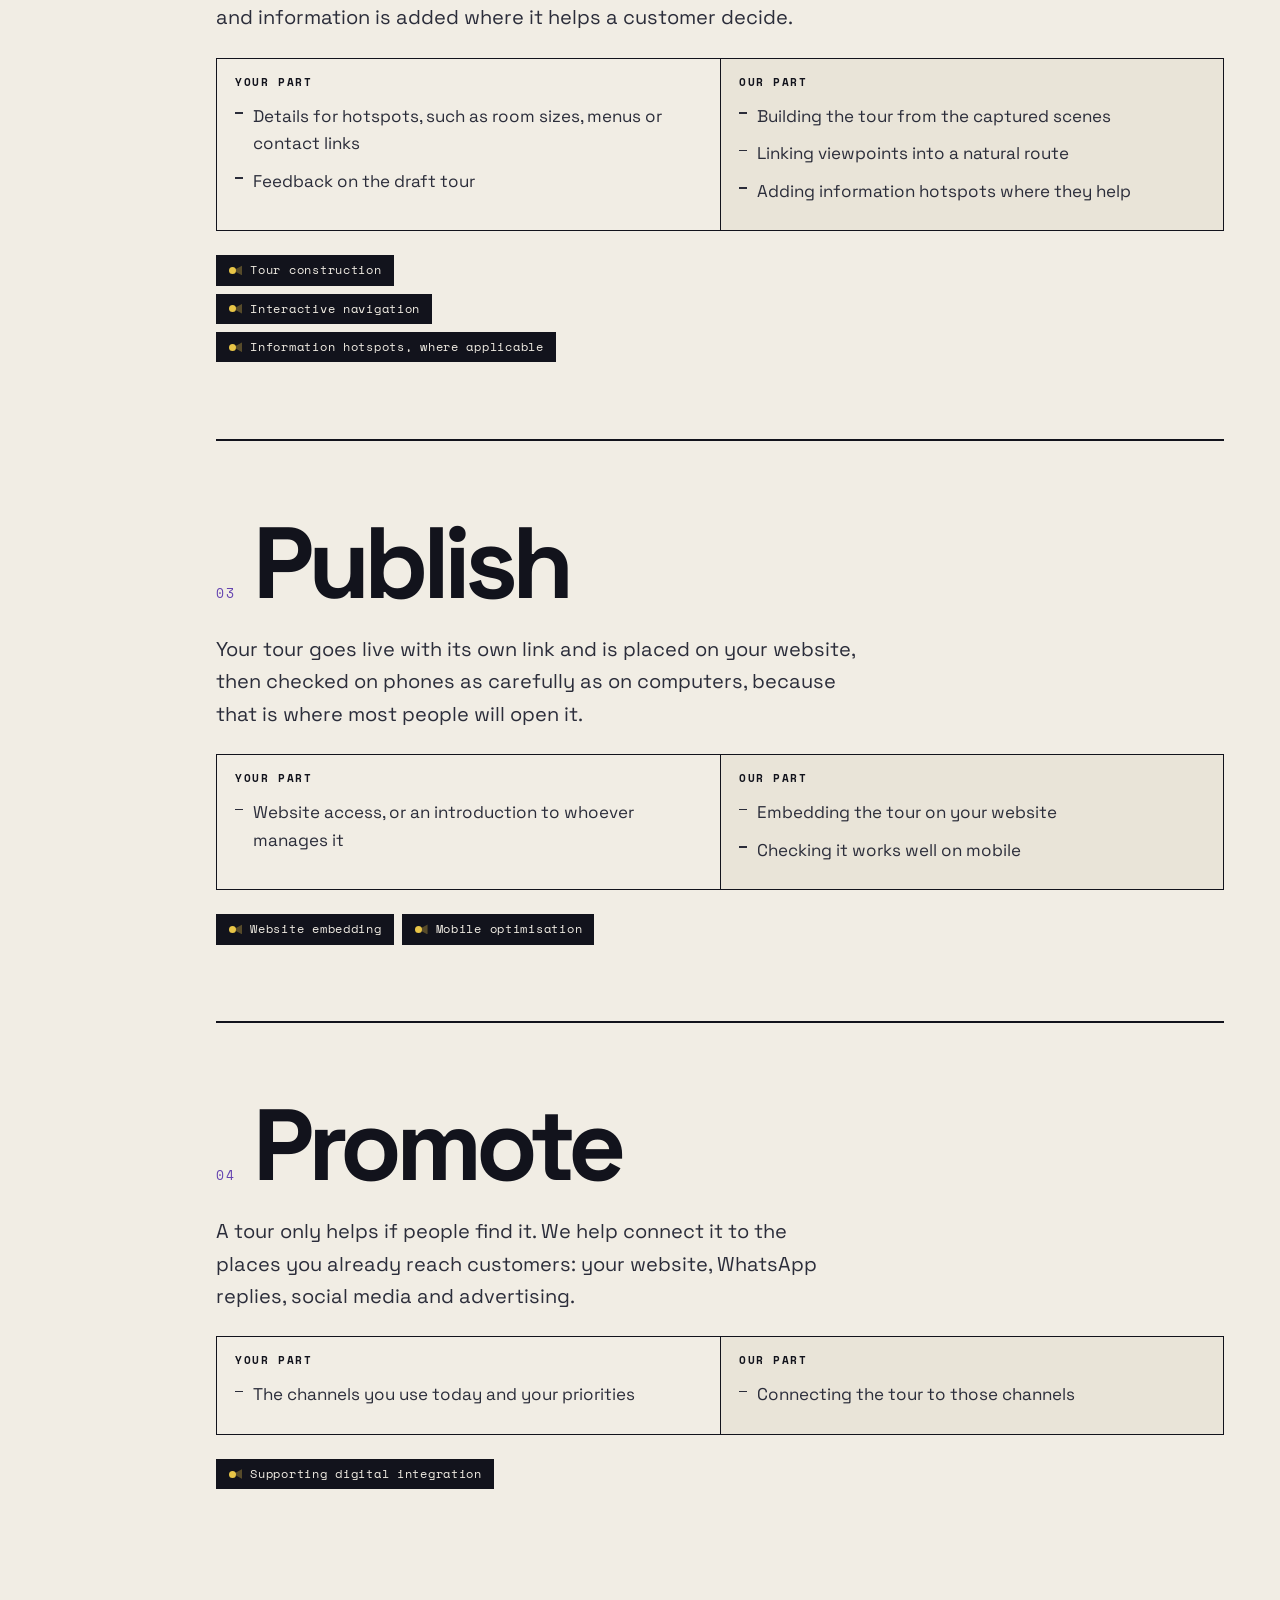
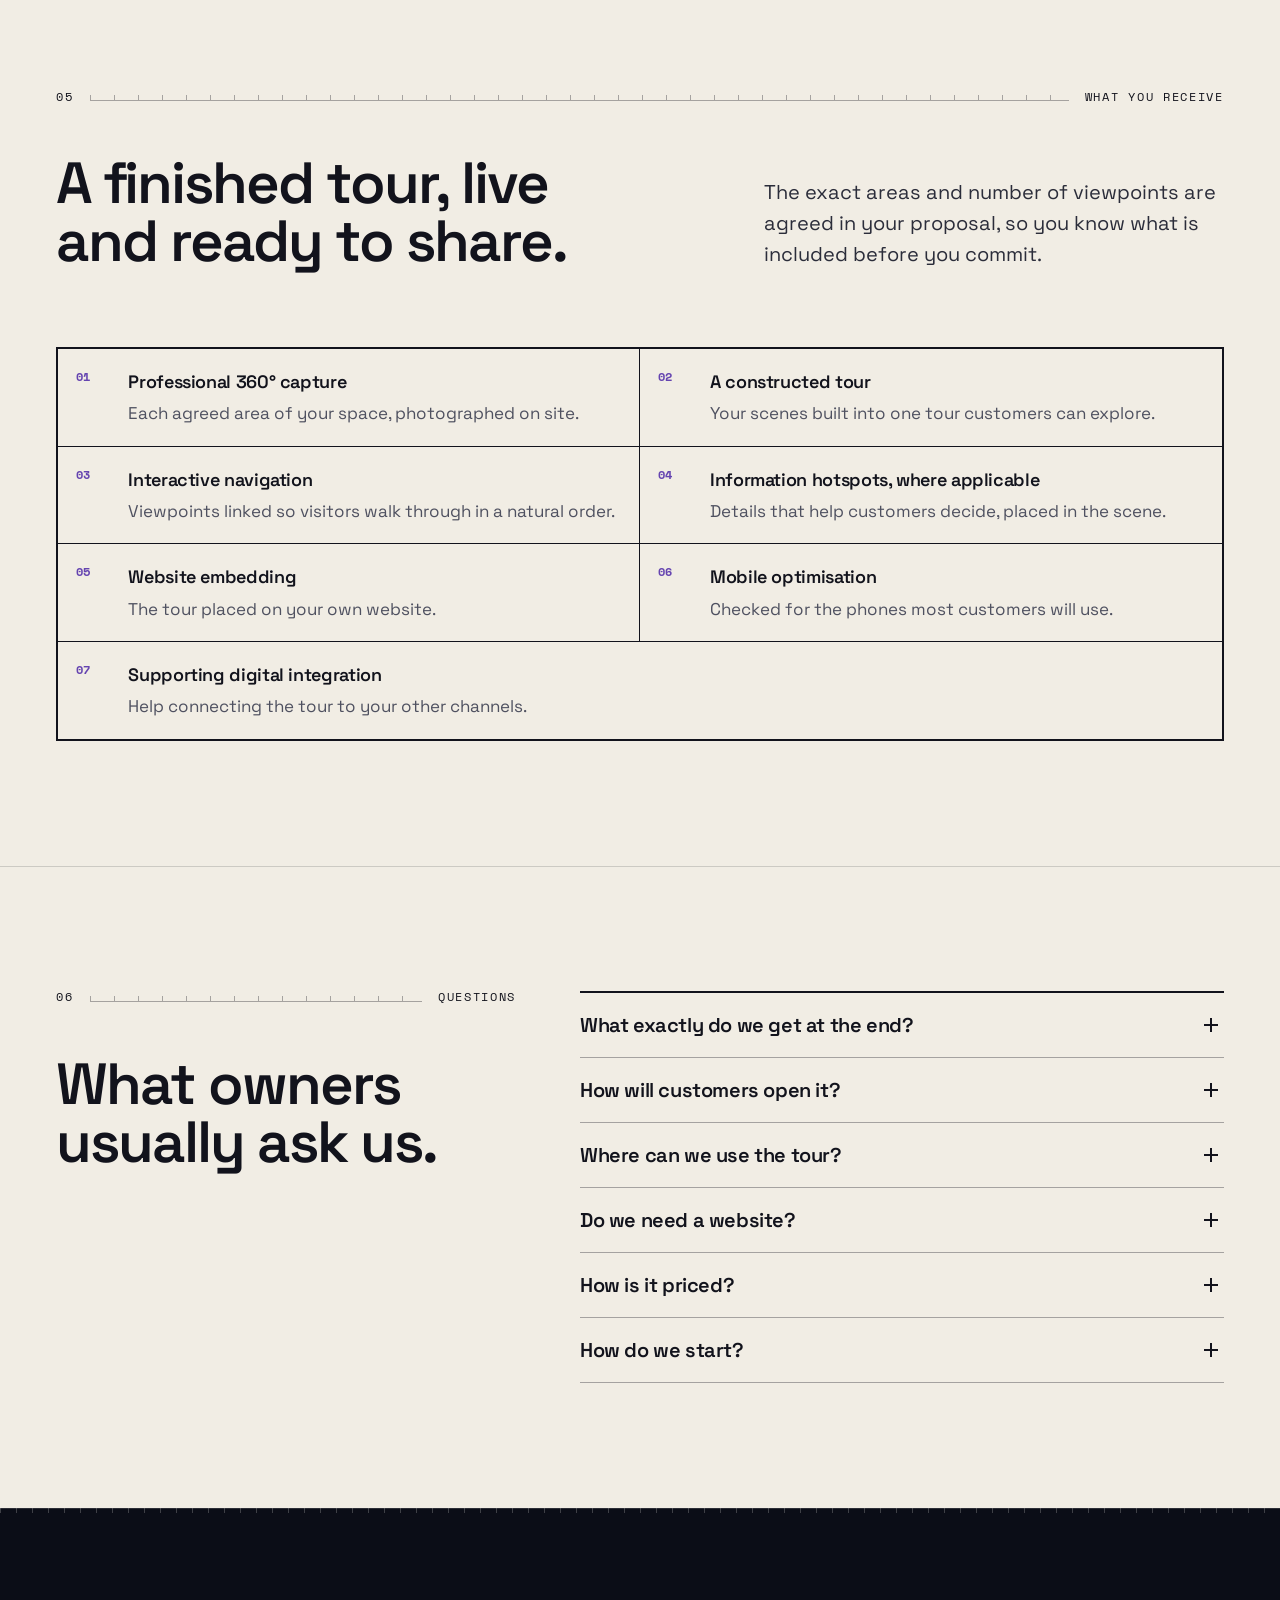
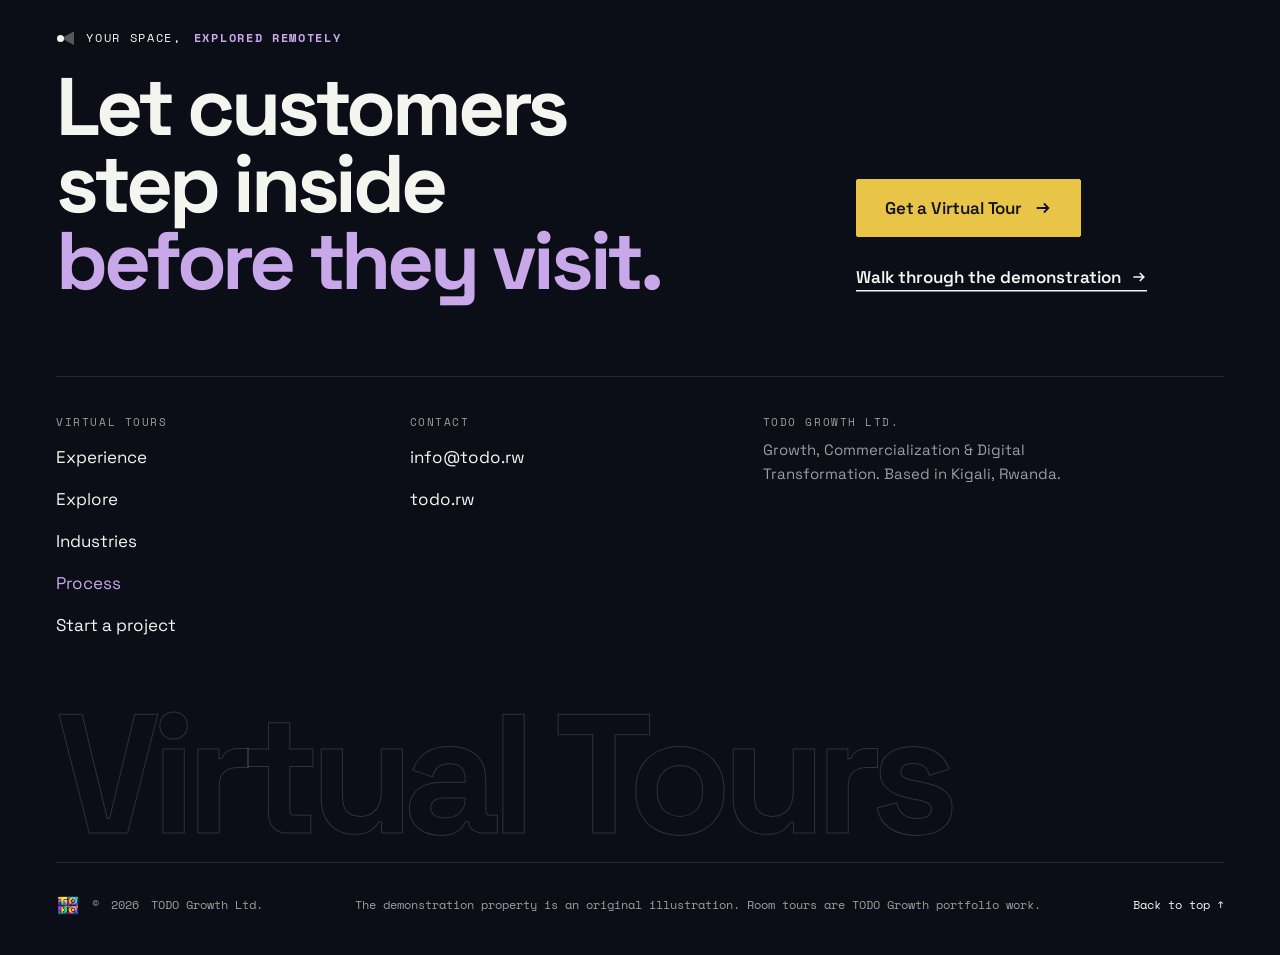
<file: virtual-tours/process/index.html>
<!doctype html>
<html lang="en" class="no-js">
  <head>
    <meta charset="utf-8" />
    <meta name="viewport" content="width=device-width, initial-scale=1, viewport-fit=cover" />
    <title>How a Virtual Tour Project Works | TODO Growth</title>
    <meta name="description" content="Capture, Create, Publish, Promote: what happens at each stage of a TODO Growth virtual tour, what you provide, what we deliver and what you receive." />
    <meta name="robots" content="noindex, follow" />
    <meta name="theme-color" content="#f1ede4" />
    <link rel="icon" type="image/webp" href="../../assets/img/brand/todo-logo-192.webp" />
    <link rel="preconnect" href="https://fonts.googleapis.com" />
    <link rel="preconnect" href="https://fonts.gstatic.com" crossorigin />
    <link rel="stylesheet" href="https://fonts.googleapis.com/css2?family=Space+Grotesk:wght@400;500;600;700&amp;family=Space+Mono:wght@400;700&amp;display=swap" media="print" onload="this.media='all'" />
    <noscript><link rel="stylesheet" href="https://fonts.googleapis.com/css2?family=Space+Grotesk:wght@400;500;600;700&amp;family=Space+Mono:wght@400;700&amp;display=swap" /></noscript>
    <link rel="stylesheet" href="../../assets/css/site.css" />
    <script>document.documentElement.classList.replace("no-js", "js");</script>
    <link rel="modulepreload" href="../../assets/js/config.js" />
    <link rel="modulepreload" href="../../assets/js/attribution.js" />
    <link rel="modulepreload" href="../../assets/js/tracking.js" />
    <link rel="modulepreload" href="../../assets/js/site.js" />
    <script type="module" src="../../assets/js/main.js"></script>
  </head>

  <body data-page="process">
    <a class="skip-link" href="#main">Skip to content</a>
    <div class="review-bar" data-review-bar hidden>
      <div class="wrap review-bar-inner"><strong>Review mode. Not the production view.</strong><span data-review-list></span><a data-review-prod href="?review=0">See production view</a></div>
    </div>

    <header class="site-head" data-head>
      <div class="wrap site-head-inner">
        <a class="brand" href="../" aria-label="TODO Growth Virtual Tours, home">
          <img src="../../assets/img/brand/todo-logo-192.webp" alt="" width="34" height="34" />
          <span class="brand-word">TODO <span>Growth</span></span>
          <span class="brand-tag">Virtual Tours</span>
        </a>
        <nav class="nav" aria-label="Main" data-nav>
          <ul>
            <li><a href="../"><span class="n">01</span>Experience</a></li>
            <li><a href="../explore/"><span class="n">02</span>Explore</a></li>
            <li><a href="../industries/"><span class="n">03</span>Industries</a></li>
            <li><a href="../process/" aria-current="page"><span class="n">04</span>Process</a></li>
          </ul>
          <span class="nav-marker" aria-hidden="true" data-nav-marker></span>
        </nav>
        <a class="btn btn-primary btn-sm head-cta" href="../start/" data-placement="header">Get a Virtual Tour</a>
        <button class="menu-btn" type="button" aria-expanded="false" aria-controls="menu" data-menu-open><span class="menu-btn-icon" aria-hidden="true"></span>Menu</button>
      </div>
    </header>

    <div class="menu" id="menu" role="dialog" aria-modal="true" aria-label="Site menu" data-menu>
      <div class="wrap">
        <div class="menu-top">
          <span class="brand"><img src="../../assets/img/brand/todo-logo-192.webp" alt="" width="34" height="34" /><span class="brand-word">TODO <span>Growth</span></span></span>
          <button class="menu-btn" type="button" data-menu-close>Close</button>
        </div>
        <ul class="menu-plan">
          <li style="--i: 0"><a href="../"><span class="vp" aria-hidden="true"></span><span class="room-no">01</span><span><span class="room-name">Experience</span><br /><span class="room-desc">The idea, in one walk-through</span></span></a></li>
          <li style="--i: 1"><a href="../explore/"><span class="vp" aria-hidden="true"></span><span class="room-no">02</span><span><span class="room-name">Explore</span><br /><span class="room-desc">Try the demonstration</span></span></a></li>
          <li style="--i: 2"><a href="../industries/"><span class="vp" aria-hidden="true"></span><span class="room-no">03</span><span><span class="room-name">Industries</span><br /><span class="room-desc">Where tours help</span></span></a></li>
          <li style="--i: 3"><a href="../process/" aria-current="page"><span class="vp" aria-hidden="true"></span><span class="room-no">04</span><span><span class="room-name">Process</span><br /><span class="room-desc">How a project runs</span></span></a></li>
        </ul>
        <div class="menu-cta">
          <a class="btn btn-primary btn-lg btn-block" href="../start/" data-placement="menu">Get a Virtual Tour</a>
          <a class="btn btn-ghost btn-block" data-wa data-contact="whatsapp" data-placement="menu" href="#" target="_blank" rel="noopener noreferrer" hidden>Chat on WhatsApp</a>
          <p class="menu-meta">05 · Start a project · <a data-email data-contact="email" data-placement="menu" href="mailto:info@todo.rw">info@todo.rw</a></p>
        </div>
      </div>
    </div>

    <main id="main">
      <section class="page-head" aria-labelledby="page-title">
        <div class="wrap page-head-grid">
          <div>
            <p class="eyebrow in-rise" style="--d: 0"><b>04</b> · Process</p>
            <h1 id="page-title" class="in-rise" style="--d: 1">From your front door to <span class="hl">every customer's phone.</span></h1>
          </div>
          <div class="in-rise" style="--d: 2">
            <p class="lead">Four stages, each with a clear handover. You keep running your business; we tell you exactly what we need from you, and when.</p>
          </div>
        </div>
      </section>

      <nav class="proc-overview wrap" aria-label="Stages">
        <ol>
          <li><a href="#capture"><span class="n">01</span><b>Capture</b><span>On site, in 360°</span></a></li>
          <li><a href="#create"><span class="n">02</span><b>Create</b><span>Built into one tour</span></a></li>
          <li><a href="#publish"><span class="n">03</span><b>Publish</b><span>On your website, ready for phones</span></a></li>
          <li><a href="#promote"><span class="n">04</span><b>Promote</b><span>Where customers already look</span></a></li>
        </ol>
      </nav>

      <section class="proc" aria-label="The four stages">
        <div class="wrap proc-layout" data-proc>
          <div class="proc-track" aria-hidden="true">
            <div class="proc-track-line">
              <span class="proc-track-fill"></span>
              <span class="proc-walker"><span class="vp"></span></span>
              <div class="proc-stops"><span>CAPTURE</span><span>CREATE</span><span>PUBLISH</span><span>PROMOTE</span></div>
            </div>
          </div>

          <div>
            <article class="stage" id="capture" aria-labelledby="stage-capture">
              <div class="stage-name" data-reveal><span class="stage-no">01</span><h2 id="stage-capture">Capture</h2></div>
              <p class="stage-what" data-reveal>We visit, walk the space with you and agree which areas matter most to your customers. Then we photograph each viewpoint in 360°, on site.</p>
              <div class="stage-ledger" data-reveal>
                <div><h3>Your part</h3><ul><li>Access to the space at an agreed time</li><li>The areas you most want customers to see</li><li>The space prepared as a customer would find it</li></ul></div>
                <div class="ours"><h3>Our part</h3><ul><li>Planning the route and the viewpoints</li><li>Capturing each viewpoint in full 360°</li></ul></div>
              </div>
              <ul class="tags" aria-label="Service components"><li><span class="vp" aria-hidden="true"></span>Professional 360° capture</li></ul>
            </article>

            <article class="stage" id="create" aria-labelledby="stage-create">
              <div class="stage-name" data-reveal><span class="stage-no">02</span><h2 id="stage-create">Create</h2></div>
              <p class="stage-what" data-reveal>We build the tour: each viewpoint becomes a seamless scene, scenes are linked so visitors move naturally from one to the next, and information is added where it helps a customer decide.</p>
              <div class="stage-ledger" data-reveal>
                <div><h3>Your part</h3><ul><li>Details for hotspots, such as room sizes, menus or contact links</li><li>Feedback on the draft tour</li></ul></div>
                <div class="ours"><h3>Our part</h3><ul><li>Building the tour from the captured scenes</li><li>Linking viewpoints into a natural route</li><li>Adding information hotspots where they help</li></ul></div>
              </div>
              <ul class="tags" aria-label="Service components"><li><span class="vp" aria-hidden="true"></span>Tour construction</li><li><span class="vp" aria-hidden="true"></span>Interactive navigation</li><li><span class="vp" aria-hidden="true"></span>Information hotspots, where applicable</li></ul>
            </article>

            <article class="stage" id="publish" aria-labelledby="stage-publish">
              <div class="stage-name" data-reveal><span class="stage-no">03</span><h2 id="stage-publish">Publish</h2></div>
              <p class="stage-what" data-reveal>Your tour goes live with its own link and is placed on your website, then checked on phones as carefully as on computers, because that is where most people will open it.</p>
              <div class="stage-ledger" data-reveal>
                <div><h3>Your part</h3><ul><li>Website access, or an introduction to whoever manages it</li></ul></div>
                <div class="ours"><h3>Our part</h3><ul><li>Embedding the tour on your website</li><li>Checking it works well on mobile</li></ul></div>
              </div>
              <ul class="tags" aria-label="Service components"><li><span class="vp" aria-hidden="true"></span>Website embedding</li><li><span class="vp" aria-hidden="true"></span>Mobile optimisation</li></ul>
            </article>

            <article class="stage" id="promote" aria-labelledby="stage-promote">
              <div class="stage-name" data-reveal><span class="stage-no">04</span><h2 id="stage-promote">Promote</h2></div>
              <p class="stage-what" data-reveal>A tour only helps if people find it. We help connect it to the places you already reach customers: your website, WhatsApp replies, social media and advertising.</p>
              <div class="stage-ledger" data-reveal>
                <div><h3>Your part</h3><ul><li>The channels you use today and your priorities</li></ul></div>
                <div class="ours"><h3>Our part</h3><ul><li>Connecting the tour to those channels</li></ul></div>
              </div>
              <ul class="tags" aria-label="Service components"><li><span class="vp" aria-hidden="true"></span>Supporting digital integration</li></ul>
            </article>
          </div>
        </div>
      </section>

      <section class="why" aria-labelledby="receive-title" style="padding-top: 0">
        <div class="wrap">
          <div class="rule" data-reveal><span>05</span><span class="rule-line"></span><span>What you receive</span></div>
          <div class="why-head">
            <h2 id="receive-title" data-reveal>A finished tour, live and ready to share.</h2>
            <p class="lead" data-reveal style="--i: 1">The exact areas and number of viewpoints are agreed in your proposal, so you know what is included before you commit.</p>
          </div>
          <ol class="receive-plate" data-reveal>
            <li><span class="n">01</span><span><b>Professional 360° capture</b>Each agreed area of your space, photographed on site.</span></li>
            <li><span class="n">02</span><span><b>A constructed tour</b>Your scenes built into one tour customers can explore.</span></li>
            <li><span class="n">03</span><span><b>Interactive navigation</b>Viewpoints linked so visitors walk through in a natural order.</span></li>
            <li><span class="n">04</span><span><b>Information hotspots, where applicable</b>Details that help customers decide, placed in the scene.</span></li>
            <li><span class="n">05</span><span><b>Website embedding</b>The tour placed on your own website.</span></li>
            <li><span class="n">06</span><span><b>Mobile optimisation</b>Checked for the phones most customers will use.</span></li>
            <li><span class="n">07</span><span><b>Supporting digital integration</b>Help connecting the tour to your other channels.</span></li>
          </ol>
        </div>
      </section>

      <section class="faq" aria-labelledby="faq-title" style="border-top: 1px solid var(--rule)">
        <div class="wrap faq-grid">
          <div>
            <div class="rule" data-reveal><span>06</span><span class="rule-line"></span><span>Questions</span></div>
            <h2 id="faq-title" data-reveal>What owners usually ask us.</h2>
          </div>
          <div class="faq-list" data-reveal>
            <details><summary>What exactly do we get at the end?</summary><p class="a">A live, interactive 360° tour of the areas agreed in your proposal, with linked viewpoints, information hotspots where they are useful, a link you can share and the tour embedded on your website.</p></details>
            <details><summary>How will customers open it?</summary><p class="a">From a link, in their normal web browser, on a phone, tablet or computer. There is nothing for them to install.</p></details>
            <details><summary>Where can we use the tour?</summary><p class="a">On your website, in WhatsApp replies to enquiries, on social media, in advertising and anywhere else you can share a link.</p></details>
            <details><summary>Do we need a website?</summary><p class="a">No. The tour works on its own link. If you do have a website, we embed it there too.</p></details>
            <details><summary>How is it priced?</summary><p class="a">Every space is different, so we quote per project after a short conversation about the areas you want to cover. You see what is included in the proposal before anything is agreed.</p></details>
            <details><summary>How do we start?</summary><p class="a">Tell us about your space using the project form. We review it, contact you to confirm the details and then send a proposal.</p></details>
          </div>
        </div>
      </section>

    </main>

    <footer class="site-foot night" data-foot>
      <div class="foot-rule" aria-hidden="true"></div>
      <div class="wrap">
        <div class="foot-lead">
          <div>
            <p class="eyebrow"><span class="vp" aria-hidden="true"></span>Your space, <b>explored remotely</b></p>
            <p class="foot-statement">Let customers step inside <span class="hl">before they visit.</span></p>
          </div>
          <div class="foot-cta">
            <a class="btn btn-primary btn-lg" href="../start/" data-placement="footer">Get a Virtual Tour <svg class="arr" viewBox="0 0 20 20" width="18" height="18" aria-hidden="true"><path d="M3 10h13M11 5l5 5-5 5" fill="none" stroke="currentColor" stroke-width="2"/></svg></a>
            <a class="link-arrow" href="../explore/">Walk through the demonstration <svg class="arr" viewBox="0 0 20 20" width="16" height="16" aria-hidden="true"><path d="M3 10h13M11 5l5 5-5 5" fill="none" stroke="currentColor" stroke-width="2"/></svg></a>
          </div>
        </div>
        <div class="foot-grid">
          <div class="foot-col">
            <p class="foot-h">Virtual Tours</p>
            <ul class="foot-links"><li><a href="../">Experience</a></li><li><a href="../explore/">Explore</a></li><li><a href="../industries/">Industries</a></li><li><a href="../process/" aria-current="page">Process</a></li><li><a href="../start/">Start a project</a></li></ul>
          </div>
          <div class="foot-col">
            <p class="foot-h">Contact</p>
            <ul class="foot-links"><li><a data-email data-contact="email" data-placement="footer" href="mailto:info@todo.rw">info@todo.rw</a></li><li><a data-wa data-contact="whatsapp" data-placement="footer" href="#" target="_blank" rel="noopener noreferrer" hidden>WhatsApp</a></li><li><a href="https://todo.rw/">todo.rw</a></li></ul>
          </div>
          <div class="foot-col">
            <p class="foot-h">TODO Growth Ltd.</p>
            <p class="foot-pos">Growth, Commercialization &amp; Digital Transformation. Based in Kigali, Rwanda.</p>
          </div>
        </div>
        <p class="foot-mark" aria-hidden="true">Virtual Tours</p>
        <div class="foot-base">
          <span class="foot-brand"><img src="../../assets/img/brand/todo-logo-192.webp" alt="" width="24" height="24" loading="lazy" />© <span data-year>2026</span> TODO Growth Ltd.</span>
          <span>The demonstration property is an original illustration. Room tours are TODO Growth portfolio work.</span>
          <a class="foot-top" href="#main">Back to top ↑</a>
        </div>
      </div>
    </footer>

    <div class="dock" data-dock>
      <a class="btn btn-primary" href="../start/" data-placement="dock">Get a Virtual Tour</a>
      <a class="dock-wa" data-wa data-contact="whatsapp" data-placement="dock" href="#" target="_blank" rel="noopener noreferrer" aria-label="Chat on WhatsApp" hidden><svg viewBox="0 0 24 24" width="22" height="22" aria-hidden="true"><path d="M4 20l1.3-3.9A8 8 0 1 1 8 19z" fill="none" stroke="currentColor" stroke-width="1.8"/></svg></a>
    </div>
  </body>
</html>
</file>
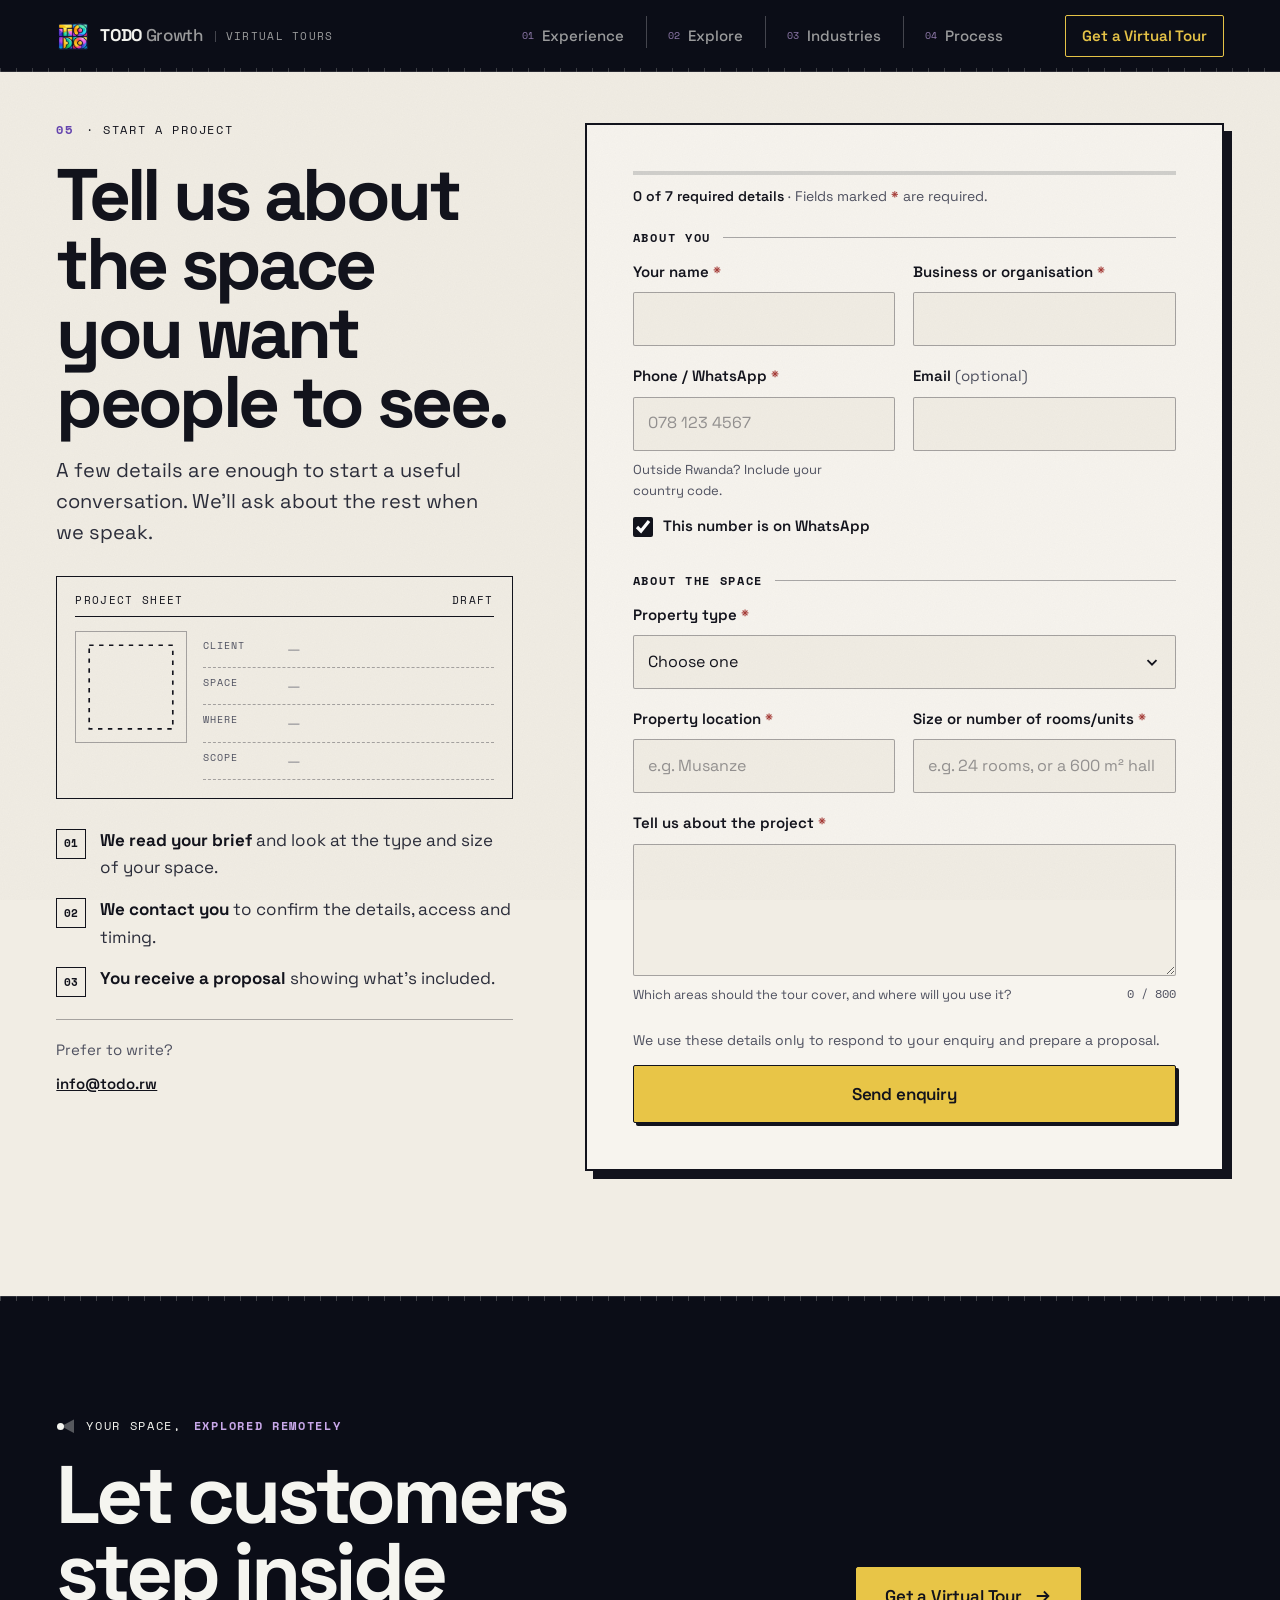
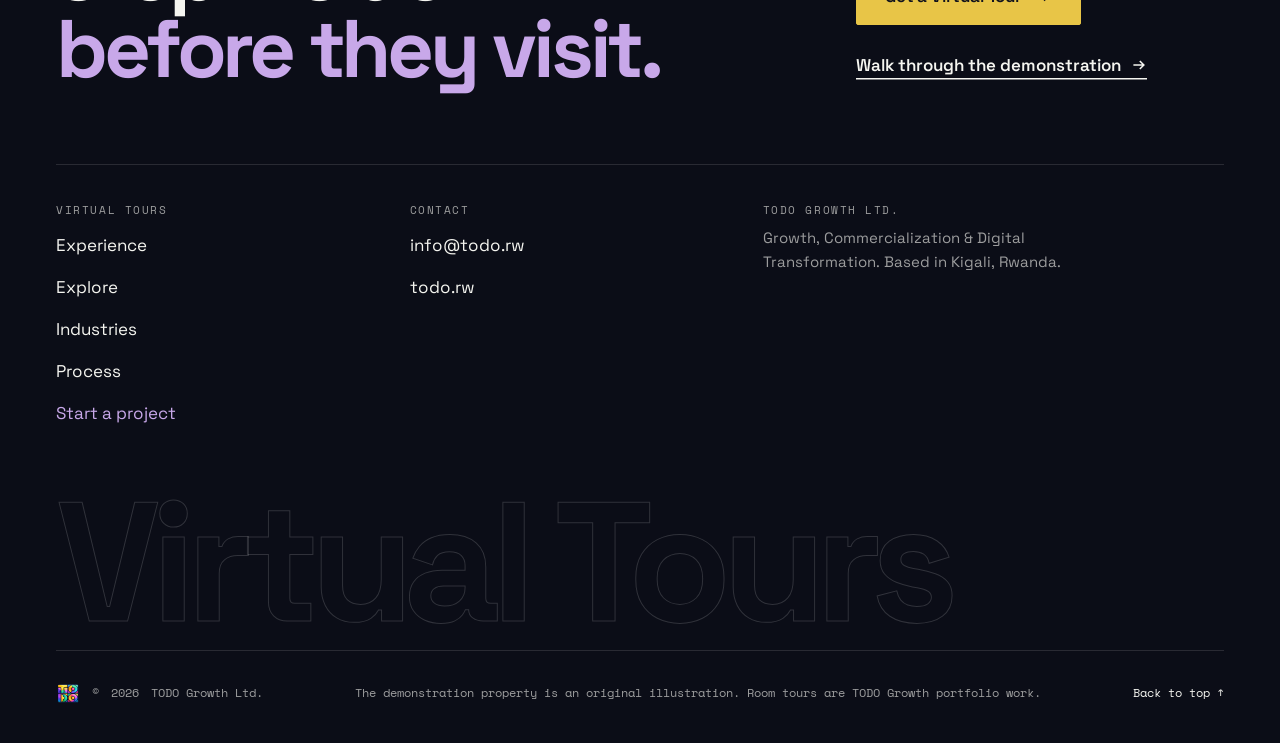
<file: virtual-tours/start/index.html>
<!doctype html>
<html lang="en" class="no-js">
  <head>
    <meta charset="utf-8" />
    <meta name="viewport" content="width=device-width, initial-scale=1, viewport-fit=cover" />
    <title>Start a Virtual Tour Project | TODO Growth</title>
    <meta name="description" content="Tell TODO Growth about the space you want customers to explore. A few details are enough for us to prepare a proposal for your virtual tour." />
    <meta name="robots" content="noindex, follow" />
    <meta name="theme-color" content="#f1ede4" />
    <link rel="icon" type="image/webp" href="../../assets/img/brand/todo-logo-192.webp" />
    <link rel="preconnect" href="https://fonts.googleapis.com" />
    <link rel="preconnect" href="https://fonts.gstatic.com" crossorigin />
    <link rel="stylesheet" href="https://fonts.googleapis.com/css2?family=Space+Grotesk:wght@400;500;600;700&amp;family=Space+Mono:wght@400;700&amp;display=swap" media="print" onload="this.media='all'" />
    <noscript><link rel="stylesheet" href="https://fonts.googleapis.com/css2?family=Space+Grotesk:wght@400;500;600;700&amp;family=Space+Mono:wght@400;700&amp;display=swap" /></noscript>
    <link rel="stylesheet" href="../../assets/css/site.css" />
    <script>document.documentElement.classList.replace("no-js", "js");</script>
    <link rel="modulepreload" href="../../assets/js/config.js" />
    <link rel="modulepreload" href="../../assets/js/attribution.js" />
    <link rel="modulepreload" href="../../assets/js/tracking.js" />
    <link rel="modulepreload" href="../../assets/js/site.js" />
    <link rel="modulepreload" href="../../assets/js/submit.js" />
    <link rel="modulepreload" href="../../assets/js/lead-form.js" />
    <link rel="modulepreload" href="../../assets/js/project-sheet.js" />
    <script type="module" src="../../assets/js/main.js"></script>
  </head>

  <body data-page="start" class="no-dock">
    <a class="skip-link" href="#main">Skip to content</a>
    <div class="review-bar" data-review-bar hidden>
      <div class="wrap review-bar-inner"><strong>Review mode. Not the production view.</strong><span data-review-list></span><a data-review-prod href="?review=0">See production view</a></div>
    </div>

    <header class="site-head" data-head>
      <div class="wrap site-head-inner">
        <a class="brand" href="../" aria-label="TODO Growth Virtual Tours, home">
          <img src="../../assets/img/brand/todo-logo-192.webp" alt="" width="34" height="34" />
          <span class="brand-word">TODO <span>Growth</span></span>
          <span class="brand-tag">Virtual Tours</span>
        </a>
        <nav class="nav" aria-label="Main" data-nav>
          <ul>
            <li><a href="../"><span class="n">01</span>Experience</a></li>
            <li><a href="../explore/"><span class="n">02</span>Explore</a></li>
            <li><a href="../industries/"><span class="n">03</span>Industries</a></li>
            <li><a href="../process/"><span class="n">04</span>Process</a></li>
          </ul>
          <span class="nav-marker" aria-hidden="true" data-nav-marker></span>
        </nav>
        <a class="btn btn-primary btn-sm head-cta" href="../start/" aria-current="page" data-placement="header">Get a Virtual Tour</a>
        <button class="menu-btn" type="button" aria-expanded="false" aria-controls="menu" data-menu-open><span class="menu-btn-icon" aria-hidden="true"></span>Menu</button>
      </div>
    </header>

    <div class="menu" id="menu" role="dialog" aria-modal="true" aria-label="Site menu" data-menu>
      <div class="wrap">
        <div class="menu-top">
          <span class="brand"><img src="../../assets/img/brand/todo-logo-192.webp" alt="" width="34" height="34" /><span class="brand-word">TODO <span>Growth</span></span></span>
          <button class="menu-btn" type="button" data-menu-close>Close</button>
        </div>
        <ul class="menu-plan">
          <li style="--i: 0"><a href="../"><span class="vp" aria-hidden="true"></span><span class="room-no">01</span><span><span class="room-name">Experience</span><br /><span class="room-desc">The idea, in one walk-through</span></span></a></li>
          <li style="--i: 1"><a href="../explore/"><span class="vp" aria-hidden="true"></span><span class="room-no">02</span><span><span class="room-name">Explore</span><br /><span class="room-desc">Try the demonstration</span></span></a></li>
          <li style="--i: 2"><a href="../industries/"><span class="vp" aria-hidden="true"></span><span class="room-no">03</span><span><span class="room-name">Industries</span><br /><span class="room-desc">Where tours help</span></span></a></li>
          <li style="--i: 3"><a href="../process/"><span class="vp" aria-hidden="true"></span><span class="room-no">04</span><span><span class="room-name">Process</span><br /><span class="room-desc">How a project runs</span></span></a></li>
        </ul>
        <div class="menu-cta">
          <a class="btn btn-primary btn-lg btn-block" href="../start/" aria-current="page" data-placement="menu">Get a Virtual Tour</a>
          <a class="btn btn-ghost btn-block" data-wa data-contact="whatsapp" data-placement="menu" href="#" target="_blank" rel="noopener noreferrer" hidden>Chat on WhatsApp</a>
          <p class="menu-meta">05 · Start a project · <a data-email data-contact="email" data-placement="menu" href="mailto:info@todo.rw">info@todo.rw</a></p>
        </div>
      </div>
    </div>

    <main id="main">
      <section class="start" aria-labelledby="page-title" data-lead>
        <div class="wrap start-grid">
          <div class="start-aside">
            <p class="eyebrow in-rise" style="--d: 0"><b>05</b> · Start a project</p>
            <h1 id="page-title" class="in-rise" style="--d: 1">Tell us about the space you want people to see.</h1>
            <p class="lead in-rise" style="--d: 2">A few details are enough to start a useful conversation. We'll ask about the rest when we speak.</p>

            <div class="sheet in-rise" style="--d: 3" data-sheet aria-hidden="true">
              <div class="sheet-top"><span>Project sheet</span><span data-sheet-status>Draft</span></div>
              <div class="sheet-body">
                <div class="sheet-art" data-sheet-art></div>
                <dl class="sheet-rows">
                  <div><dt>Client</dt><dd class="is-empty" data-sheet="business">—</dd></div>
                  <div><dt>Space</dt><dd class="is-empty" data-sheet="property_type">—</dd></div>
                  <div><dt>Where</dt><dd class="is-empty" data-sheet="location">—</dd></div>
                  <div><dt>Scope</dt><dd class="is-empty" data-sheet="size">—</dd></div>
                </dl>
              </div>
            </div>

            <ol class="next-steps in-rise" style="--d: 4">
              <li><strong>We read your brief</strong> and look at the type and size of your space.</li>
              <li><strong>We contact you</strong> to confirm the details, access and timing.</li>
              <li><strong>You receive a proposal</strong> showing what's included.</li>
            </ol>
            <div class="alt-contact">
              <p>Prefer to write?</p>
              <a data-email data-contact="email" data-placement="start-aside" href="mailto:info@todo.rw">info@todo.rw</a>
              <a data-wa data-contact="whatsapp" data-placement="start-aside" href="#" target="_blank" rel="noopener noreferrer" hidden>Message us on WhatsApp</a>
            </div>
          </div>

          <div class="form-panel">
            <form class="lead-form" data-lead-form novalidate>
              <div class="form-progress" data-form-progress>
                <div class="form-progress-bar" aria-hidden="true"><i data-progress-fill></i></div>
                <p><span data-progress-text>0 of 7 required details</span> · Fields marked <span class="req" aria-hidden="true">*</span> are required.</p>
              </div>
              <p class="form-summary" role="alert" data-form-summary hidden></p>

              <fieldset>
                <legend>About you</legend>
                <div class="field-row">
                  <div class="field">
                    <label for="lf-name">Your name <span class="req" aria-hidden="true">*</span></label>
                    <input id="lf-name" name="name" type="text" autocomplete="name" required maxlength="80" aria-describedby="lf-name-error" />
                    <p class="field-error" id="lf-name-error"></p>
                  </div>
                  <div class="field">
                    <label for="lf-business">Business or organisation <span class="req" aria-hidden="true">*</span></label>
                    <input id="lf-business" name="business" type="text" autocomplete="organization" required maxlength="120" aria-describedby="lf-business-error" />
                    <p class="field-error" id="lf-business-error"></p>
                  </div>
                </div>
                <div class="field-row">
                  <div class="field">
                    <label for="lf-phone">Phone / WhatsApp <span class="req" aria-hidden="true">*</span></label>
                    <input id="lf-phone" name="phone" type="tel" inputmode="tel" autocomplete="tel" required maxlength="24" placeholder="078 123 4567" aria-describedby="lf-phone-hint lf-phone-error" />
                    <p class="field-hint" id="lf-phone-hint">Outside Rwanda? Include your country code.</p>
                    <p class="field-error" id="lf-phone-error"></p>
                    <label class="check"><input type="checkbox" name="whatsapp_ok" checked /><span>This number is on WhatsApp</span></label>
                  </div>
                  <div class="field">
                    <label for="lf-email">Email <span data-email-marker><span class="opt">(optional)</span></span></label>
                    <input id="lf-email" name="email" type="email" autocomplete="email" maxlength="160" aria-describedby="lf-email-error" />
                    <p class="field-error" id="lf-email-error"></p>
                  </div>
                </div>
              </fieldset>

              <fieldset>
                <legend>About the space</legend>
                <div class="field">
                  <label for="lf-type">Property type <span class="req" aria-hidden="true">*</span></label>
                  <select id="lf-type" name="property_type" required aria-describedby="lf-property_type-error">
                    <option value="">Choose one</option>
                    <option value="hotel">Hotel, resort or lodge</option>
                    <option value="guesthouse">Guesthouse or serviced apartment</option>
                    <option value="restaurant">Restaurant or café</option>
                    <option value="venue">Event or conference venue</option>
                    <option value="real_estate_residential">Real estate: home or apartment</option>
                    <option value="real_estate_commercial">Real estate: development or commercial</option>
                    <option value="school">School or educational institution</option>
                    <option value="tourism">Tourism attraction or experience</option>
                    <option value="showroom">Showroom or retail space</option>
                    <option value="office">Office or workplace</option>
                    <option value="other">Something else</option>
                  </select>
                  <p class="field-error" id="lf-property_type-error"></p>
                </div>
                <div class="field-row">
                  <div class="field">
                    <label for="lf-location">Property location <span class="req" aria-hidden="true">*</span></label>
                    <input id="lf-location" name="location" type="text" autocomplete="address-level2" required maxlength="120" placeholder="e.g. Musanze" aria-describedby="lf-location-error" />
                    <p class="field-error" id="lf-location-error"></p>
                  </div>
                  <div class="field">
                    <label for="lf-size">Size or number of rooms/units <span class="req" aria-hidden="true">*</span></label>
                    <input id="lf-size" name="size" type="text" required maxlength="120" placeholder="e.g. 24 rooms, or a 600 m² hall" aria-describedby="lf-size-error" />
                    <p class="field-error" id="lf-size-error"></p>
                  </div>
                </div>
                <div class="field">
                  <label for="lf-description">Tell us about the project <span class="req" aria-hidden="true">*</span></label>
                  <textarea id="lf-description" name="description" rows="4" required aria-describedby="lf-description-hint lf-description-error"></textarea>
                  <p class="field-hint" id="lf-description-hint">Which areas should the tour cover, and where will you use it? <span class="count" data-desc-count>0 / 800</span></p>
                  <p class="field-error" id="lf-description-error"></p>
                </div>
              </fieldset>

              <div class="hp" aria-hidden="true">
                <label for="lf-website">Leave this field empty</label>
                <input id="lf-website" name="website" type="text" tabindex="-1" autocomplete="off" />
              </div>

              <p class="form-privacy">We use these details only to respond to your enquiry and prepare a proposal.</p>
              <button type="submit" class="btn btn-primary btn-lg btn-block">
                <span class="spinner" aria-hidden="true"></span>
                <span data-label>Send enquiry</span>
              </button>
            </form>

            <div class="form-notice" data-form-notice role="alert" tabindex="-1" hidden></div>

            <div class="form-success" data-form-success role="status" hidden>
              <svg class="success-mark" viewBox="0 0 56 56" width="56" height="56" aria-hidden="true"><circle cx="28" cy="28" r="26" fill="none" stroke="currentColor" stroke-width="2"/><path d="M17 29l7 7 15-16" fill="none" stroke="currentColor" stroke-width="3" stroke-linecap="round" stroke-linejoin="round"/></svg>
              <h2 tabindex="-1">Thank you. Your enquiry has been received.</h2>
              <p>We'll review the details of your space and get in touch to talk through next steps and a proposal.</p>
              <p class="mono" data-lead-ref></p>
              <a class="link-arrow" href="../explore/">Meanwhile, walk through the demonstration</a>
            </div>
          </div>
        </div>
      </section>
    </main>

    <footer class="site-foot night" data-foot>
      <div class="foot-rule" aria-hidden="true"></div>
      <div class="wrap">
        <div class="foot-lead">
          <div>
            <p class="eyebrow"><span class="vp" aria-hidden="true"></span>Your space, <b>explored remotely</b></p>
            <p class="foot-statement">Let customers step inside <span class="hl">before they visit.</span></p>
          </div>
          <div class="foot-cta">
            <a class="btn btn-primary btn-lg" href="../start/" data-placement="footer" aria-current="page">Get a Virtual Tour <svg class="arr" viewBox="0 0 20 20" width="18" height="18" aria-hidden="true"><path d="M3 10h13M11 5l5 5-5 5" fill="none" stroke="currentColor" stroke-width="2"/></svg></a>
            <a class="link-arrow" href="../explore/">Walk through the demonstration <svg class="arr" viewBox="0 0 20 20" width="16" height="16" aria-hidden="true"><path d="M3 10h13M11 5l5 5-5 5" fill="none" stroke="currentColor" stroke-width="2"/></svg></a>
          </div>
        </div>
        <div class="foot-grid">
          <div class="foot-col">
            <p class="foot-h">Virtual Tours</p>
            <ul class="foot-links"><li><a href="../">Experience</a></li><li><a href="../explore/">Explore</a></li><li><a href="../industries/">Industries</a></li><li><a href="../process/">Process</a></li><li><a href="../start/" aria-current="page">Start a project</a></li></ul>
          </div>
          <div class="foot-col">
            <p class="foot-h">Contact</p>
            <ul class="foot-links"><li><a data-email data-contact="email" data-placement="footer" href="mailto:info@todo.rw">info@todo.rw</a></li><li><a data-wa data-contact="whatsapp" data-placement="footer" href="#" target="_blank" rel="noopener noreferrer" hidden>WhatsApp</a></li><li><a href="https://todo.rw/">todo.rw</a></li></ul>
          </div>
          <div class="foot-col">
            <p class="foot-h">TODO Growth Ltd.</p>
            <p class="foot-pos">Growth, Commercialization &amp; Digital Transformation. Based in Kigali, Rwanda.</p>
          </div>
        </div>
        <p class="foot-mark" aria-hidden="true">Virtual Tours</p>
        <div class="foot-base">
          <span class="foot-brand"><img src="../../assets/img/brand/todo-logo-192.webp" alt="" width="24" height="24" loading="lazy" />© <span data-year>2026</span> TODO Growth Ltd.</span>
          <span>The demonstration property is an original illustration. Room tours are TODO Growth portfolio work.</span>
          <a class="foot-top" href="#main">Back to top ↑</a>
        </div>
      </div>
    </footer>
  </body>
</html>
</file>
<file: assets/css/site.css>
/*
 * TODO Growth — Virtual Tours
 * Direction: "Plan & Aperture". The site is an architect's drawing set:
 * plaster-paper pages drawn in ink, annotated in Space Mono, with dark
 * apertures cut into them that show the space from the inside. Brand type
 * (Space Grotesk / Space Mono) and accents follow todo.rw; yellow is the
 * action colour only.
 *
 * Motion language: things are *drawn* (plans, rules), *opened* (apertures
 * iris open from a viewpoint) and *walked* (spatial dolly between scenes).
 * The nav's viewpoint marker travels between pages via view transitions.
 */

/* ── Tokens ─────────────────────────────────────────────────────────────── */
:root {
  --paper: #f1ede4;
  --paper-2: #e9e4d8;
  --paper-3: #dcd5c5;
  --ink: #12131c;
  --ink-2: #2b2d3a;
  --graphite: #4f5160;
  --rule: rgba(18, 19, 28, 0.16);
  --rule-2: rgba(18, 19, 28, 0.34);

  --night: #0b0d17;
  --night-2: #141626;
  --night-3: #1c1f33;
  --on-night: #f5f5f0;
  --on-night-body: rgba(245, 245, 240, 0.8);
  --on-night-muted: rgba(245, 245, 240, 0.62);
  --night-rule: rgba(255, 255, 255, 0.12);
  --night-rule-2: rgba(255, 255, 255, 0.24);

  --yellow: #e8c547;
  --yellow-hi: #f2d469;
  --lilac: #c8a8e9;
  --violet: #6544b0; /* lilac's text-safe partner on paper (6.0:1) */
  --teal: #5dd6b3;
  --teal-ink: #0d6e58;
  --coral: #e87d7d;
  --coral-ink: #a63a36;

  --font: "Space Grotesk", ui-sans-serif, system-ui, -apple-system, "Segoe UI", sans-serif;
  --mono: "Space Mono", ui-monospace, "SFMono-Regular", Menlo, Consolas, monospace;

  --wrap: 1360px;
  --gutter: clamp(16px, 4.4vw, 64px);
  --section: clamp(88px, 6vw + 48px, 168px);
  --head-h: 72px;

  --ease: cubic-bezier(0.16, 1, 0.3, 1);
  --ease-io: cubic-bezier(0.65, 0, 0.35, 1);
  --t-fast: 160ms;
  --t: 280ms;
  --t-slow: 900ms;
}

/* ── Base ───────────────────────────────────────────────────────────────── */
*,
*::before,
*::after {
  box-sizing: border-box;
}
html {
  -webkit-text-size-adjust: 100%;
  text-size-adjust: 100%;
  scroll-padding-top: calc(var(--head-h) + 16px);
  background: var(--paper);
}
@media (prefers-reduced-motion: no-preference) {
  html {
    scroll-behavior: smooth;
  }
}
body {
  margin: 0;
  background: var(--paper);
  color: var(--graphite);
  font: 400 1.0625rem/1.62 var(--font);
  -webkit-font-smoothing: antialiased;
  -moz-osx-font-smoothing: grayscale;
  overflow-x: clip;
}
/* Restrained plaster grain. */
body::before {
  content: "";
  position: fixed;
  inset: 0;
  z-index: 100;
  pointer-events: none;
  opacity: 0.32;
  mix-blend-mode: multiply;
  background-image: url("data:image/svg+xml,%3Csvg xmlns='http://www.w3.org/2000/svg' width='160' height='160'%3E%3Cfilter id='n'%3E%3CfeTurbulence type='fractalNoise' baseFrequency='.85' numOctaves='2' stitchTiles='stitch'/%3E%3CfeColorMatrix values='0 0 0 0 .07 0 0 0 0 .07 0 0 0 0 .1 0 0 0 .09 0'/%3E%3C/filter%3E%3Crect width='100%25' height='100%25' filter='url(%23n)'/%3E%3C/svg%3E");
}
img,
svg {
  display: block;
  max-width: 100%;
}
h1,
h2,
h3,
p,
ul,
ol,
figure,
dl,
dd {
  margin: 0;
}
ul,
ol {
  padding: 0;
  list-style: none;
}
h1,
h2,
h3 {
  color: var(--ink);
  font-weight: 600;
  letter-spacing: -0.035em;
  line-height: 1;
  text-wrap: balance;
}
h2 {
  font-size: clamp(2rem, 1.15rem + 3.1vw, 3.9rem);
}
h3 {
  font-size: clamp(1.3rem, 1.1rem + 0.8vw, 1.75rem);
  letter-spacing: -0.025em;
  line-height: 1.1;
}
p {
  text-wrap: pretty;
}
a {
  color: inherit;
}
button,
input,
select,
textarea {
  font: inherit;
  color: inherit;
}
button {
  cursor: pointer;
}
:focus-visible {
  outline: 2px solid var(--ink);
  outline-offset: 3px;
  border-radius: 2px;
}
.night :focus-visible {
  outline-color: var(--yellow);
}
[hidden] {
  display: none !important;
}
.sr-only {
  position: absolute !important;
  width: 1px;
  height: 1px;
  padding: 0;
  margin: -1px;
  overflow: hidden;
  clip: rect(0 0 0 0);
  white-space: nowrap;
  border: 0;
}
.skip-link {
  position: absolute;
  left: 16px;
  top: -80px;
  z-index: 200;
  padding: 12px 16px;
  background: var(--yellow);
  color: var(--ink);
  font-weight: 600;
  text-decoration: none;
}
.skip-link:focus {
  top: 12px;
}
.wrap {
  width: 100%;
  max-width: var(--wrap);
  margin-inline: auto;
  padding-inline: var(--gutter);
}
.mono {
  font-family: var(--mono);
}
.night {
  background: var(--night);
  color: var(--on-night-body);
}
.night h1,
.night h2,
.night h3 {
  color: var(--on-night);
}
.eyebrow {
  display: flex;
  align-items: center;
  gap: 12px;
  margin-bottom: 22px;
  font: 400 0.75rem/1.2 var(--mono);
  letter-spacing: 0.14em;
  text-transform: uppercase;
  color: var(--ink);
}
.eyebrow b {
  font-weight: 700;
  color: var(--violet);
}
.night .eyebrow {
  color: var(--on-night);
}
.night .eyebrow b {
  color: var(--lilac);
}
.lead {
  font-size: clamp(1.0625rem, 1rem + 0.35vw, 1.25rem);
  line-height: 1.55;
  color: var(--ink-2);
}
.night .lead {
  color: var(--on-night-body);
}
.hl {
  color: var(--violet);
}
.night .hl {
  color: var(--lilac);
}
.show-sm {
  display: none;
}
@media (max-width: 767.98px) {
  .hide-sm {
    display: none !important;
  }
  .show-sm {
    display: revert;
  }
}

/* ── Buttons: rectangular, drawn ───────────────────────────────────────── */
.btn {
  position: relative;
  display: inline-flex;
  align-items: center;
  justify-content: center;
  gap: 12px;
  min-height: 52px;
  padding: 0 22px;
  border: 1.5px solid var(--ink);
  border-radius: 2px;
  font-weight: 600;
  font-size: 1rem;
  line-height: 1.1;
  letter-spacing: -0.01em;
  text-decoration: none;
  white-space: nowrap;
  overflow: hidden;
  isolation: isolate;
  transition:
    transform var(--t) var(--ease),
    box-shadow var(--t) var(--ease),
    color var(--t) var(--ease),
    border-color var(--t) var(--ease);
}
.btn::before {
  /* hover fill sweeps in from the left, like a line being drawn */
  content: "";
  position: absolute;
  inset: 0;
  z-index: -1;
  transform: scaleX(0);
  transform-origin: left;
  transition: transform 420ms var(--ease);
}
.btn:hover::before {
  transform: scaleX(1);
}
.btn:active {
  transform: translateY(1px);
}
.btn-lg {
  min-height: 58px;
  padding: 0 28px;
  font-size: 1.0625rem;
}
.btn-sm {
  min-height: 42px;
  padding: 0 16px;
  font-size: 0.9375rem;
}
.btn-block {
  width: 100%;
}
.btn-primary {
  background: var(--yellow);
  color: var(--ink);
  box-shadow: 3px 3px 0 var(--ink);
}
.btn-primary::before {
  background: var(--yellow-hi);
}
.btn-primary:hover {
  transform: translate(-1px, -1px);
  box-shadow: 4px 4px 0 var(--ink);
}
.btn-primary:active {
  transform: translate(2px, 2px);
  box-shadow: 1px 1px 0 var(--ink);
}
.btn-ghost {
  background: transparent;
  color: var(--ink);
}
.btn-ghost::before {
  background: var(--ink);
}
.btn-ghost:hover {
  color: var(--paper);
}
.night .btn-ghost,
.btn-ghost.on-night {
  color: var(--on-night);
  border-color: var(--on-night);
}
.night .btn-ghost::before,
.btn-ghost.on-night::before {
  background: var(--on-night);
}
.night .btn-ghost:hover,
.btn-ghost.on-night:hover {
  color: var(--night);
}
.night .btn-primary {
  border-color: var(--yellow);
  box-shadow: 3px 3px 0 rgba(232, 197, 71, 0.35);
}
.night .btn-primary:hover {
  box-shadow: 4px 4px 0 rgba(232, 197, 71, 0.45);
}
.btn .arr {
  transition: transform var(--t) var(--ease);
}
.btn:hover .arr {
  transform: translateX(4px);
}
.btn[disabled] {
  cursor: progress;
  opacity: 0.85;
  transform: none;
}
.link-arrow {
  display: inline-flex;
  align-items: center;
  gap: 10px;
  min-height: 44px;
  color: var(--ink);
  font-weight: 600;
  text-decoration: none;
  background: linear-gradient(currentColor, currentColor) 0 calc(100% - 8px) / 100% 1.5px no-repeat;
  transition: background-size var(--t) var(--ease);
}
.link-arrow:hover {
  background-size: 0 1.5px;
  background-position: 100% calc(100% - 8px);
}
.night .link-arrow {
  color: var(--on-night);
}
.link-arrow .arr {
  transition: transform var(--t) var(--ease);
}
.link-arrow:hover .arr {
  transform: translateX(4px);
}

/* ── Annotation components ─────────────────────────────────────────────── */
/* Measurement rule: section divider with ticks, number and label. */
.rule {
  display: grid;
  grid-template-columns: auto 1fr auto;
  align-items: center;
  gap: 16px;
  margin-bottom: clamp(36px, 4vw, 64px);
  font: 400 0.75rem/1 var(--mono);
  letter-spacing: 0.14em;
  text-transform: uppercase;
  color: var(--ink);
}
.rule-line {
  height: 9px;
  border-bottom: 1px solid var(--rule-2);
  background: repeating-linear-gradient(90deg, var(--rule-2) 0 1px, transparent 1px 24px) 0 100% / 100% 5px no-repeat;
  transform-origin: left;
}
.night .rule {
  color: var(--on-night);
}
.night .rule-line {
  border-color: var(--night-rule-2);
  background-image: repeating-linear-gradient(90deg, var(--night-rule-2) 0 1px, transparent 1px 24px);
}
/* Dimension line: |←— label —→| */
.dim {
  display: flex;
  align-items: center;
  gap: 10px;
  font: 400 0.6875rem/1 var(--mono);
  letter-spacing: 0.12em;
  text-transform: uppercase;
  color: var(--graphite);
  white-space: nowrap;
}
.dim::before,
.dim::after {
  content: "";
  flex: 1;
  height: 9px;
  border-top: 1px solid var(--rule-2);
  border-left: 1px solid var(--rule-2);
  transform: translateY(4px);
}
.dim::after {
  border-left: 0;
  border-right: 1px solid var(--rule-2);
}
/* Viewpoint marker glyph (dot + view cone). */
.vp {
  display: inline-block;
  width: 18px;
  height: 18px;
  flex: none;
  position: relative;
}
/* Dot on the left, view cone opening in the reading direction. */
.vp::before {
  content: "";
  position: absolute;
  left: 5px;
  right: 0;
  top: 2px;
  bottom: 2px;
  background: currentColor;
  opacity: 0.32;
  clip-path: polygon(0 50%, 100% 0, 100% 100%);
}
.vp::after {
  content: "";
  position: absolute;
  left: 1px;
  top: 50%;
  width: 7px;
  height: 7px;
  margin-top: -3.5px;
  border-radius: 50%;
  background: currentColor;
}

/* Aperture: a dark window cut into the page, with print crop marks. */
.aperture {
  position: relative;
  background: var(--night);
  color: var(--on-night-body);
}
.aperture-crops {
  position: absolute;
  inset: -14px;
  pointer-events: none;
}
.aperture-crops i {
  position: absolute;
  width: 14px;
  height: 14px;
  border: 0 solid var(--ink);
}
.aperture-crops i:nth-child(1) {
  left: 0;
  top: 0;
  border-right-width: 1px;
  border-bottom-width: 1px;
}
.aperture-crops i:nth-child(2) {
  right: 0;
  top: 0;
  border-left-width: 1px;
  border-bottom-width: 1px;
}
.aperture-crops i:nth-child(3) {
  left: 0;
  bottom: 0;
  border-right-width: 1px;
  border-top-width: 1px;
}
.aperture-crops i:nth-child(4) {
  right: 0;
  bottom: 0;
  border-left-width: 1px;
  border-top-width: 1px;
}

/* ── Review bar (review mode only) ──────────────────────────────────────── */
.review-bar {
  position: relative;
  z-index: 60;
  background: repeating-linear-gradient(-45deg, #e8c547 0 14px, #e1bb33 14px 28px);
  color: var(--ink);
  font: 400 0.75rem/1.45 var(--mono);
}
.review-bar-inner {
  display: flex;
  flex-wrap: wrap;
  gap: 4px 14px;
  padding-block: 8px;
}
.review-bar a {
  font-weight: 700;
}

/* ── Header + navigation ───────────────────────────────────────────────── */
.site-head {
  position: sticky;
  top: 0;
  z-index: 50;
  background: rgba(241, 237, 228, 0.9);
  backdrop-filter: blur(12px) saturate(1.2);
  -webkit-backdrop-filter: blur(12px) saturate(1.2);
  border-bottom: 1px solid transparent;
  transition: border-color var(--t) var(--ease);
  view-transition-name: site-head;
}
.site-head.is-stuck {
  border-bottom-color: var(--rule);
}
.site-head-inner {
  display: flex;
  align-items: center;
  gap: 20px;
  min-height: var(--head-h);
}
.brand {
  display: inline-flex;
  align-items: center;
  gap: 10px;
  min-height: 44px;
  text-decoration: none;
  color: var(--ink);
  flex: none;
}
.brand img {
  width: 34px;
  height: 34px;
}
.brand-word {
  font-weight: 700;
  font-size: 1.0625rem;
  letter-spacing: -0.02em;
  white-space: nowrap;
}
.brand-word span {
  font-weight: 500;
  color: var(--graphite);
}
.brand-tag {
  padding-left: 10px;
  margin-left: 2px;
  border-left: 1px solid var(--rule-2);
  font: 400 0.6875rem/1 var(--mono);
  letter-spacing: 0.12em;
  text-transform: uppercase;
  color: var(--graphite);
  white-space: nowrap;
}
.nav {
  position: relative;
  margin-left: auto;
}
.nav ul {
  display: flex;
  gap: 4px;
}
.nav a {
  position: relative;
  display: inline-flex;
  align-items: center;
  min-height: 44px;
  padding: 0 14px;
  color: var(--ink);
  font-size: 0.9375rem;
  font-weight: 500;
  text-decoration: none;
}
.nav a .n {
  margin-right: 8px;
  font: 400 0.625rem/1 var(--mono);
  color: var(--graphite);
}
.nav a[aria-current="page"] {
  font-weight: 600;
}
/* The viewpoint marker under the current page; slides to hovered items and
   travels across page loads via its view-transition-name. */
.nav-marker {
  position: absolute;
  bottom: -2px;
  left: 0;
  width: 26px;
  height: 16px;
  margin-left: -13px;
  pointer-events: none;
  color: var(--violet);
  transition: transform 520ms var(--ease);
  view-transition-name: nav-marker;
}
.nav-marker::before {
  content: "";
  position: absolute;
  inset: 0 2px 5px;
  background: currentColor;
  opacity: 0.32;
  clip-path: polygon(50% 100%, 0 0, 100% 0);
  transform: rotate(180deg);
  transform-origin: 50% 100%;
}
.nav-marker::after {
  content: "";
  position: absolute;
  left: 50%;
  bottom: 1px;
  width: 7px;
  height: 7px;
  margin-left: -3.5px;
  border-radius: 50%;
  background: currentColor;
}
.head-cta {
  margin-left: 12px;
}
.menu-btn {
  display: none;
  align-items: center;
  gap: 10px;
  min-height: 44px;
  padding: 0 12px;
  margin-left: auto;
  border: 1.5px solid var(--ink);
  border-radius: 2px;
  background: transparent;
  font: 700 0.75rem/1 var(--mono);
  letter-spacing: 0.12em;
  text-transform: uppercase;
  color: var(--ink);
}
.menu-btn-icon {
  position: relative;
  width: 16px;
  height: 10px;
  border-top: 1.5px solid currentColor;
  border-bottom: 1.5px solid currentColor;
}
@media (max-width: 1099.98px) {
  .nav,
  .head-cta {
    display: none;
  }
  .menu-btn {
    display: inline-flex;
  }
}
@media (max-width: 479.98px) {
  .brand-tag {
    display: none;
  }
}
@media (max-width: 359.98px) {
  .brand-word {
    display: none;
  }
}

/* Mobile menu: the site as a floor plan, each page a room. */
.menu {
  position: fixed;
  inset: 0;
  z-index: 80;
  display: flex;
  flex-direction: column;
  background: var(--paper);
  overflow-y: auto;
  overscroll-behavior: contain;
  visibility: hidden;
  clip-path: inset(0 0 100% 0);
  transition:
    clip-path 560ms var(--ease-io),
    visibility 0s linear 560ms;
}
.menu.is-open {
  visibility: visible;
  clip-path: inset(0 0 0 0);
  transition:
    clip-path 560ms var(--ease-io),
    visibility 0s;
}
.menu-top {
  display: flex;
  align-items: center;
  justify-content: space-between;
  min-height: var(--head-h);
}
.menu-plan {
  display: grid;
  grid-template-columns: 1fr 1fr;
  margin-block: 8px 24px;
  border: 2px solid var(--ink);
}
.menu-plan li {
  position: relative;
  border: 1px solid var(--ink);
}
.menu .menu-btn {
  display: inline-flex;
  margin-left: 0;
}
.menu-plan a {
  position: relative;
  display: flex;
  flex-direction: column;
  justify-content: space-between;
  gap: 18px;
  min-height: 112px;
  padding: 14px;
  color: var(--ink);
  text-decoration: none;
  transition: background-color var(--t) var(--ease);
}
.menu-plan a:hover {
  background: var(--paper-2);
}
.menu-plan .room-no {
  font: 400 0.6875rem/1 var(--mono);
  letter-spacing: 0.12em;
  color: var(--graphite);
}
.menu-plan .room-name {
  font-size: 1.5rem;
  font-weight: 600;
  letter-spacing: -0.03em;
  line-height: 1;
}
.menu-plan .room-desc {
  font-size: 0.875rem;
  color: var(--graphite);
}
.menu-plan a[aria-current="page"] {
  background: var(--paper-2);
}
.menu-plan a[aria-current="page"] .vp {
  position: absolute;
  right: 14px;
  top: 12px;
  color: var(--violet);
}
.menu-plan a:not([aria-current="page"]) .vp {
  display: none;
}
/* door gaps between rooms */
.menu-plan li::after {
  content: "";
  position: absolute;
  right: -2px;
  top: 30%;
  width: 3px;
  height: 26px;
  background: var(--paper);
}
.menu-plan li:nth-child(even)::after {
  display: none;
}
.menu-cta {
  display: grid;
  gap: 10px;
  padding-bottom: calc(24px + env(safe-area-inset-bottom));
}
.menu-meta {
  margin-top: 6px;
  font: 400 0.75rem/1.5 var(--mono);
  color: var(--graphite);
}
@media (prefers-reduced-motion: no-preference) {
  .menu.is-open .menu-plan li {
    animation: rise 700ms var(--ease) both;
    animation-delay: calc(var(--i, 0) * 60ms + 160ms);
  }
}

/* ── Sticky mobile CTA dock ─────────────────────────────────────────────── */
.dock {
  position: fixed;
  left: 0;
  right: 0;
  bottom: 0;
  z-index: 40;
  display: flex;
  gap: 8px;
  padding: 10px var(--gutter) calc(10px + env(safe-area-inset-bottom));
  background: rgba(11, 13, 23, 0.94);
  backdrop-filter: blur(10px);
  -webkit-backdrop-filter: blur(10px);
  transform: translateY(110%);
  visibility: hidden;
  transition:
    transform 420ms var(--ease),
    visibility 0s linear 420ms;
}
.dock.is-shown {
  transform: none;
  visibility: visible;
  transition:
    transform 420ms var(--ease),
    visibility 0s;
}
.dock .btn {
  flex: 1;
  min-height: 50px;
  border-color: var(--yellow);
  box-shadow: none;
}
.dock-wa {
  display: grid;
  place-items: center;
  width: 50px;
  height: 50px;
  border: 1.5px solid var(--night-rule-2);
  color: var(--on-night);
}
@media (min-width: 1100px) {
  .dock {
    display: none;
  }
}

/* ── Page head (inner pages) ───────────────────────────────────────────── */
.page-head {
  padding-block: clamp(36px, 5vw, 88px) clamp(48px, 5vw, 96px);
}
.page-head-grid {
  display: grid;
  gap: 32px;
}
.page-head h1 {
  max-width: 14ch;
  font-size: clamp(2.5rem, 1.25rem + 5.1vw, 6rem);
  line-height: 0.95;
  letter-spacing: -0.05em;
  font-weight: 700;
}
.page-head .lead {
  max-width: 36rem;
}
.page-head--compact {
  padding-block: clamp(28px, 3.4vw, 56px) clamp(32px, 3.4vw, 56px);
}
.page-head--compact h1 {
  font-size: clamp(2.4rem, 1.2rem + 4vw, 4.6rem);
  max-width: 16ch;
}
@media (min-width: 1024px) {
  .page-head-grid {
    grid-template-columns: 7fr 5fr;
    align-items: end;
    column-gap: 64px;
  }
}

/* ── Experience: hero ──────────────────────────────────────────────────── */
.hero {
  padding-block: clamp(12px, 2.4vw, 36px) clamp(56px, 6vw, 112px);
}
.hero-grid {
  display: grid;
  grid-template-columns: minmax(0, 1fr);
  gap: 28px;
}
.hero-title {
  font-size: clamp(2.35rem, 1.1rem + 5.6vw, 6.1rem);
  line-height: 0.94;
  letter-spacing: -0.052em;
  font-weight: 700;
}
.hero-title .ln {
  display: inline;
}
.hero-title .hl {
  font-weight: 700;
}
.hero-lead {
  max-width: 33rem;
  margin-top: 22px;
}
.hero-ctas {
  display: flex;
  flex-wrap: wrap;
  gap: 14px;
  margin-top: 28px;
}
@media (max-width: 767.98px) {
  .hero-ctas .btn {
    flex: 1 1 100%;
  }
  .hero-ctas {
    gap: 10px;
  }
  /* Keep the live demo in the first screen on small phones. */
  .hero .hero-try,
  .hero .hero-dim {
    display: none;
  }
  .hero-grid {
    gap: 30px;
  }
}
@media (max-width: 379.98px) {
  .hero-lead {
    margin-top: 16px;
    font-size: 1rem;
  }
  .hero-ctas {
    margin-top: 20px;
  }
  .hero-ctas .btn-lg {
    min-height: 52px;
  }
  .hero .hero-grid {
    gap: 20px;
  }
  .hero {
    padding-top: 6px;
  }
}
.hero-try {
  display: flex;
  align-items: center;
  gap: 10px;
  margin-top: 22px;
  font: 400 0.75rem/1.4 var(--mono);
  letter-spacing: 0.08em;
  text-transform: uppercase;
  color: var(--graphite);
}
.hero-visual {
  position: relative;
  min-width: 0;
}
.hero-dim {
  margin-bottom: 18px;
}
.hero-aperture {
  margin: 0 0 0 0;
}
.hero-foot {
  display: grid;
  grid-template-columns: minmax(0, 1fr);
  gap: 14px;
  margin-top: 18px;
}
.hero-plan {
  width: 100%;
  max-width: 300px;
}
@media (min-width: 768px) {
  .hero-title .ln {
    display: block;
  }
  .hero-foot {
    grid-template-columns: 260px minmax(0, 1fr);
    align-items: start;
  }
}
@media (min-width: 1024px) {
  .hero-grid {
    grid-template-columns: minmax(0, 10fr) minmax(0, 13fr);
    column-gap: clamp(40px, 4.5vw, 88px);
    align-items: start;
  }
  .hero-copy {
    padding-top: clamp(16px, 3vw, 56px);
  }
  .hero-title .ln {
    display: block;
  }
  .hero-title {
    font-size: clamp(3.6rem, 0.6rem + 4.4vw, 6.1rem);
  }
}

/* Entrance: lines rise through a mask; the room irises open from its
   viewpoint; annotations draw in. CSS-only, so CTAs never wait on JS. */
@media (prefers-reduced-motion: no-preference) {
  .js .in-rise {
    animation: rise 1000ms var(--ease) both;
    animation-delay: calc(var(--d, 0) * 80ms + 60ms);
  }
  .js .hero-title .ln {
    animation: mask-rise 1100ms var(--ease) both;
    animation-delay: calc(var(--d, 0) * 90ms + 40ms);
  }
  .js .hero-aperture .room {
    animation: iris 1500ms var(--ease-io) 220ms both;
  }
  .js .hero-dim::before,
  .js .hero-dim::after {
    animation: draw-x 1100ms var(--ease) 700ms both;
  }
}
@keyframes rise {
  from {
    opacity: 0;
    transform: translateY(22px);
  }
  to {
    opacity: 1;
    transform: none;
  }
}
@keyframes mask-rise {
  from {
    clip-path: inset(0 0 100% 0);
    transform: translateY(0.35em);
  }
  to {
    clip-path: inset(-0.2em 0 -0.2em 0);
    transform: none;
  }
}
@keyframes iris {
  from {
    clip-path: circle(0% at 70% 62%);
    filter: brightness(2);
  }
  55% {
    filter: brightness(1.1);
  }
  to {
    clip-path: circle(150% at 70% 62%);
    filter: none;
  }
}
@keyframes draw-x {
  from {
    transform: translateY(4px) scaleX(0);
  }
  to {
    transform: translateY(4px) scaleX(1);
  }
}

/* ── The room viewer ───────────────────────────────────────────────────── */
.room {
  position: relative;
  overflow: hidden;
  background: #120f1c;
  isolation: isolate;
}
.room-viewport {
  position: relative;
  aspect-ratio: 5 / 4;
  overflow: hidden;
  cursor: grab;
  touch-action: pan-y;
  user-select: none;
  -webkit-user-select: none;
  outline: none;
  transition:
    transform 380ms var(--ease-io),
    filter 380ms var(--ease-io),
    opacity 380ms var(--ease-io);
}
@media (min-width: 768px) {
  .room-viewport {
    aspect-ratio: 16 / 11;
  }
}
.room.is-dragging .room-viewport {
  cursor: grabbing;
}
/* Walking between viewpoints: dolly forward, cut, settle. */
.room.is-walking .room-viewport {
  transform: scale(1.18);
  filter: blur(6px) brightness(1.4);
  opacity: 0;
}
.room.is-arriving .room-viewport {
  transform: scale(0.94);
  opacity: 0;
  transition: none;
}
.room-cube {
  position: absolute;
  left: 50%;
  top: 50%;
  transform-style: preserve-3d;
  will-change: transform;
}
.room-face {
  position: absolute;
  inset: 0 -1px;
  backface-visibility: hidden;
  transform-style: preserve-3d;
}
.room-face svg {
  width: 100%;
  height: 100%;
}
.room-pin {
  position: absolute;
  display: flex;
  align-items: center;
  gap: 8px;
  transform: translate(-11px, -50%);
  cursor: pointer;
}
.room-pin i {
  position: relative;
  width: 22px;
  height: 22px;
  border-radius: 50%;
  border: 2px solid var(--lilac);
  background: rgba(200, 168, 233, 0.3);
}
.room-pin--move i {
  border-color: var(--yellow);
  background: rgba(232, 197, 71, 0.3);
}
.room-pin i::after {
  content: "";
  position: absolute;
  inset: -9px;
  border-radius: 50%;
  border: 1px solid currentColor;
  color: var(--lilac);
  opacity: 0;
}
.room-pin--move i::after {
  color: var(--yellow);
}
@media (prefers-reduced-motion: no-preference) {
  .room-pin i::after {
    animation: ping 2.6s var(--ease) infinite;
  }
}
@keyframes ping {
  0% {
    transform: scale(0.6);
    opacity: 0.9;
  }
  100% {
    transform: scale(1.6);
    opacity: 0;
  }
}
.room-pin b {
  padding: 5px 9px;
  background: rgba(7, 8, 15, 0.8);
  color: var(--on-night);
  font: 400 11px/1.2 var(--mono);
  letter-spacing: 0.06em;
  text-transform: uppercase;
  white-space: nowrap;
}
.room-pin.is-open b {
  background: var(--lilac);
  color: var(--night);
}
.room-hud {
  position: absolute;
  inset: 0;
  pointer-events: none;
  font: 400 11px/1 var(--mono);
  letter-spacing: 0.1em;
  text-transform: uppercase;
  color: var(--on-night);
}
.hud-tag,
.hud-heading {
  position: absolute;
  top: 14px;
  display: inline-flex;
  align-items: center;
  gap: 8px;
  padding: 7px 10px;
  background: rgba(7, 8, 15, 0.66);
  backdrop-filter: blur(6px);
  -webkit-backdrop-filter: blur(6px);
}
.hud-tag {
  left: 14px;
}
.hud-tag i {
  width: 7px;
  height: 7px;
  border-radius: 50%;
  background: var(--lilac);
}
.hud-heading {
  right: 14px;
}
.hud-heading b {
  color: var(--lilac);
  font-weight: 700;
  font-variant-numeric: tabular-nums;
}
.hud-hint {
  position: absolute;
  left: 14px;
  bottom: 48px;
  display: inline-flex;
  align-items: center;
  gap: 8px;
  padding: 8px 12px;
  background: rgba(7, 8, 15, 0.72);
  transition:
    opacity 600ms var(--ease),
    transform 600ms var(--ease);
}
.room.is-touched .hud-hint {
  opacity: 0;
  transform: translateY(8px);
}
@media (prefers-reduced-motion: no-preference) {
  .hud-hint svg {
    animation: nudge 2.2s var(--ease-io) infinite;
  }
}
@keyframes nudge {
  0%,
  100% {
    transform: translateX(-3px);
  }
  50% {
    transform: translateX(3px);
  }
}
.hud-reticle {
  position: absolute;
  left: 50%;
  top: 50%;
  width: 22px;
  height: 22px;
  margin: -11px 0 0 -11px;
  opacity: 0.5;
  background:
    linear-gradient(var(--on-night), var(--on-night)) center / 1px 100% no-repeat,
    linear-gradient(var(--on-night), var(--on-night)) center / 100% 1px no-repeat;
  -webkit-mask: radial-gradient(circle, transparent 4px, #000 4.5px);
  mask: radial-gradient(circle, transparent 4px, #000 4.5px);
}
.hud-compass {
  position: absolute;
  left: 14px;
  right: 14px;
  bottom: 14px;
  height: 22px;
  overflow: hidden;
  -webkit-mask: linear-gradient(90deg, transparent, #000 18%, #000 82%, transparent);
  mask: linear-gradient(90deg, transparent, #000 18%, #000 82%, transparent);
}
.hud-compass-track {
  --deg: 1.6px;
  position: absolute;
  left: 50%;
  top: 0;
  bottom: 0;
  width: calc(var(--deg) * 1080);
  margin-left: calc(var(--deg) * -360);
  transform: translateX(calc(var(--yaw, 0) * var(--deg) * -1));
  background: repeating-linear-gradient(90deg, rgba(245, 245, 240, 0.35) 0 1px, transparent 1px calc(var(--deg) * 15)) 0 100% / 100% 6px no-repeat;
}
.hud-compass-track span {
  position: absolute;
  top: 0;
  left: calc((var(--a) + 360) * var(--deg));
  transform: translateX(-50%);
  color: var(--on-night-muted);
  font-size: 10px;
}
.hud-compass-caret {
  position: absolute;
  left: 50%;
  bottom: 0;
  width: 2px;
  height: 10px;
  margin-left: -1px;
  background: var(--lilac);
}
.room-viewport:focus-visible ~ .room-hud .hud-tag {
  outline: 2px solid var(--yellow);
}
.room-turns {
  display: flex;
  flex-wrap: wrap;
  gap: 6px;
}
.room-turns button {
  min-height: 40px;
  min-width: 44px;
  padding: 0 12px;
  border: 1px solid var(--rule-2);
  border-radius: 2px;
  background: transparent;
  color: var(--ink);
  font: 400 0.75rem/1 var(--mono);
  letter-spacing: 0.08em;
  text-transform: uppercase;
  transition:
    background-color var(--t) var(--ease),
    color var(--t) var(--ease),
    border-color var(--t) var(--ease);
}
.room-turns button:hover {
  border-color: var(--ink);
}
.room-turns button[aria-pressed="true"] {
  background: var(--ink);
  border-color: var(--ink);
  color: var(--paper);
}
.night .room-turns button {
  border-color: var(--night-rule-2);
  color: var(--on-night-body);
}
.night .room-turns button:hover {
  border-color: var(--on-night);
}
.night .room-turns button[aria-pressed="true"] {
  background: var(--lilac);
  border-color: var(--lilac);
  color: var(--night);
}
.room-note {
  font: 400 0.75rem/1.5 var(--mono);
  color: var(--graphite);
}
.room-note a {
  color: var(--ink);
  font-weight: 700;
}
.night .room-note {
  color: var(--on-night-muted);
}

/* Floor plan */
.plan {
  position: relative;
  color: var(--ink);
}
.plan-svg {
  width: 100%;
  height: auto;
  overflow: visible;
}
.plan-walls path {
  fill: none;
  stroke: currentColor;
  stroke-width: 4;
  stroke-linecap: square;
}
.plan-walls path + path {
  stroke-width: 2.5;
}
.plan-windows rect {
  fill: var(--paper);
  stroke: currentColor;
  stroke-width: 1.2;
}
.plan-doors path {
  fill: none;
  stroke: currentColor;
  stroke-width: 1;
  opacity: 0.6;
}
.plan-furniture > * {
  fill: none;
  stroke: currentColor;
  stroke-width: 1;
  opacity: 0.45;
}
.plan-labels text {
  font: 400 9px/1 var(--mono);
  letter-spacing: 0.14em;
  fill: currentColor;
  text-anchor: middle;
  opacity: 0.75;
}
.plan-cone {
  fill: var(--violet);
  opacity: 0.22;
  transition: transform 80ms linear;
}
.plan-dots {
  position: absolute;
  inset: 0;
}
.plan-dot {
  position: absolute;
  display: grid;
  place-items: center;
  width: 44px;
  height: 44px;
  margin: -22px 0 0 -22px;
  border: 0;
  border-radius: 50%;
  background: transparent;
  color: var(--ink);
  text-decoration: none;
}
.plan-dot-mark {
  width: 12px;
  height: 12px;
  border-radius: 50%;
  background: var(--paper);
  border: 2px solid currentColor;
  transition:
    transform var(--t) var(--ease),
    background-color var(--t) var(--ease);
}
.plan-dot-num {
  position: absolute;
  top: -4px;
  left: 30px;
  font: 700 9px/1 var(--mono);
  letter-spacing: 0.06em;
}
.plan-dot:hover .plan-dot-mark {
  transform: scale(1.3);
}
.plan-dot.is-current .plan-dot-mark {
  background: var(--violet);
  border-color: var(--violet);
  box-shadow: 0 0 0 5px rgba(101, 68, 176, 0.18);
}
.plan-dot.is-current {
  cursor: default;
}
.night .plan {
  color: var(--on-night);
}
.night .plan-windows rect,
.night .plan-dot-mark {
  fill: var(--night);
  background: var(--night);
}
.night .plan-cone {
  fill: var(--lilac);
  opacity: 0.3;
}
.night .plan-dot.is-current .plan-dot-mark {
  background: var(--lilac);
  border-color: var(--lilac);
  box-shadow: 0 0 0 5px rgba(200, 168, 233, 0.2);
}
.plan-card {
  padding: 14px 14px 10px;
  border: 1px solid var(--rule-2);
  background: var(--paper);
}
.plan-card-title {
  display: flex;
  justify-content: space-between;
  gap: 8px;
  margin-bottom: 8px;
  font: 400 0.6875rem/1 var(--mono);
  letter-spacing: 0.12em;
  text-transform: uppercase;
  color: var(--ink);
}

/* ── Section: why (the route through value) ────────────────────────────── */
.why {
  padding-block: var(--section);
}
.why-head {
  display: grid;
  gap: 22px;
  margin-bottom: clamp(48px, 6vw, 96px);
}
.why-head h2 {
  max-width: 14ch;
}
.why-head .lead {
  max-width: 34rem;
}
@media (min-width: 1024px) {
  .why-head {
    grid-template-columns: 7fr 5fr;
    align-items: end;
    column-gap: 64px;
  }
}
/* Four rooms of a plan, walked in order. */
.route {
  position: relative;
  display: grid;
  border: 2px solid var(--ink);
}
.route-room {
  position: relative;
  display: grid;
  align-content: start;
  gap: 12px;
  padding: 28px 22px 30px 56px;
  border-bottom: 1px solid var(--ink);
}
.route-room:last-child {
  border-bottom: 0;
}
.route-room::after {
  /* door gap */
  content: "";
  position: absolute;
  left: 40%;
  bottom: -2px;
  width: 44px;
  height: 3px;
  background: var(--paper);
}
.route-room:last-child::after {
  display: none;
}
.route-no {
  font: 400 0.6875rem/1 var(--mono);
  letter-spacing: 0.14em;
  color: var(--graphite);
}
.route-room h3 {
  font-size: clamp(1.6rem, 1.2rem + 1.4vw, 2.4rem);
  letter-spacing: -0.035em;
}
.route-room p {
  max-width: 28rem;
}
.route-path {
  position: absolute;
  left: 27px;
  top: 34px;
  bottom: 34px;
  width: 0;
  border-left: 2px dotted var(--rule-2);
}
.route-walker {
  position: absolute;
  left: 18px;
  top: 30px;
  color: var(--violet);
  transition: top 1600ms var(--ease-io);
}
.route.is-in .route-walker {
  top: calc(100% - 52px);
}
.route-room .vp-stop {
  position: absolute;
  left: 22px;
  top: 32px;
  width: 12px;
  height: 12px;
  border-radius: 50%;
  border: 2px solid var(--ink);
  background: var(--paper);
}
@media (min-width: 900px) {
  .route {
    grid-template-columns: repeat(4, minmax(0, 1fr));
  }
  .route-room {
    padding: 72px 26px 34px;
    border-bottom: 0;
    border-right: 1px solid var(--ink);
    min-height: 330px;
  }
  .route-room:last-child {
    border-right: 0;
  }
  .route-room::after {
    left: auto;
    right: -2px;
    top: 70%;
    bottom: auto;
    width: 3px;
    height: 44px;
  }
  .route-path {
    left: 34px;
    right: 34px;
    top: 38px;
    bottom: auto;
    width: auto;
    height: 0;
    border-left: 0;
    border-top: 2px dotted var(--rule-2);
  }
  .route-walker {
    left: 25px;
    top: 26px;
    transition: left 2000ms var(--ease-io);
  }
  .route.is-in .route-walker {
    top: 26px;
    left: calc(75% + 25px);
  }
  .route-room .vp-stop {
    left: 26px;
    top: 32px;
  }
}

/* ── Section: compare (photo vs tour) ──────────────────────────────────── */
.compare {
  padding-block: var(--section);
}
.compare-head {
  display: grid;
  gap: 22px;
}
.compare-head h2 {
  max-width: 17ch;
}
.compare-head .lead {
  max-width: 34rem;
}
@media (min-width: 1024px) {
  .compare-head {
    grid-template-columns: 7fr 5fr;
    align-items: end;
    column-gap: 64px;
  }
}
.strip {
  margin-top: clamp(40px, 5vw, 72px);
}
.strip-scroller {
  overflow-x: auto;
  overflow-y: hidden;
  overscroll-behavior-x: contain;
  scrollbar-width: thin;
  scrollbar-color: var(--night-rule-2) transparent;
}
.strip-track {
  position: relative;
  width: max(100%, 1100px);
}
.strip-walls {
  display: flex;
}
.strip-wall {
  flex: 1 1 0;
  min-width: 0;
}
.strip-wall svg {
  overflow: hidden;
  width: 100%;
  height: auto;
  aspect-ratio: 1000 / 700;
}
.strip-frame {
  position: absolute;
  top: 8px;
  bottom: 8px;
  left: 27.5%;
  width: 19%;
  border: 2px solid var(--yellow);
  box-shadow: 0 0 0 200vmax rgba(7, 8, 15, 0.82);
  transition:
    left 1100ms var(--ease-io),
    width 1100ms var(--ease-io),
    box-shadow 1100ms var(--ease-io),
    border-color 600ms var(--ease);
}
.strip[data-mode="tour"] .strip-frame {
  left: 6px;
  width: calc(100% - 12px);
  border-color: var(--lilac);
  box-shadow: 0 0 0 200vmax rgba(7, 8, 15, 0);
}
.strip-label {
  position: absolute;
  left: 8px;
  top: 8px;
  padding: 6px 9px;
  background: var(--yellow);
  color: var(--ink);
  font: 700 11px/1.2 var(--mono);
  letter-spacing: 0.06em;
  text-transform: uppercase;
  white-space: nowrap;
  transition: opacity 400ms var(--ease);
}
.strip-label-tour {
  background: var(--lilac);
  opacity: 0;
}
.strip[data-mode="tour"] .strip-label-photo {
  opacity: 0;
}
.strip[data-mode="tour"] .strip-label-tour {
  opacity: 1;
}
/* Customer questions pinned to what a photo leaves out; answered by the tour. */
.strip-q {
  position: absolute;
  top: 18%;
  z-index: 2;
  display: inline-flex;
  align-items: center;
  gap: 8px;
  max-width: 190px;
  padding: 8px 11px;
  transform: translateX(-50%);
  background: var(--paper);
  color: var(--ink);
  font-size: 0.875rem;
  font-weight: 500;
  line-height: 1.25;
  transition:
    background-color 600ms var(--ease),
    color 600ms var(--ease);
}
.strip-q .q-mark {
  flex: none;
  display: grid;
  place-items: center;
  width: 20px;
  height: 20px;
  border-radius: 50%;
  background: var(--coral);
  color: var(--ink);
  font: 700 12px/1 var(--mono);
}
.strip-q .q-mark::before {
  content: "?";
}
.strip[data-mode="tour"] .strip-q .q-mark::before {
  content: "✓";
}
.strip-q .q-done {
  display: none;
}
.strip[data-mode="tour"] .strip-q {
  background: rgba(7, 8, 15, 0.82);
  color: var(--on-night);
}
.strip[data-mode="tour"] .strip-q .q-mark {
  background: var(--teal);
}
.strip[data-mode="tour"] .strip-q .q-ask {
  display: none;
}
.strip[data-mode="tour"] .strip-q .q-done {
  display: inline;
}
.strip-caption {
  display: flex;
  flex-wrap: wrap;
  align-items: center;
  justify-content: space-between;
  gap: 12px;
  margin-top: 18px;
}
.strip-swipe {
  font: 400 0.75rem/1 var(--mono);
  letter-spacing: 0.08em;
  text-transform: uppercase;
  color: var(--on-night-muted);
}
@media (min-width: 1100px) {
  .strip-swipe {
    display: none;
  }
}
.segmented {
  display: inline-flex;
  border: 1.5px solid var(--on-night);
}
.segmented button {
  min-height: 44px;
  padding: 0 18px;
  border: 0;
  background: transparent;
  color: var(--on-night-body);
  font-weight: 500;
  font-size: 0.9375rem;
  transition:
    background-color var(--t) var(--ease),
    color var(--t) var(--ease);
}
.segmented button[aria-pressed="true"] {
  background: var(--on-night);
  color: var(--night);
}

/* ── Section: doorway (bridge to Explore) ──────────────────────────────── */
.doorway {
  padding-block: var(--section);
  overflow: hidden;
}
.doorway-grid {
  display: grid;
  gap: 40px;
  align-items: center;
}
.doorway-arch {
  position: relative;
  aspect-ratio: 3 / 4;
  max-width: 460px;
  width: 100%;
  margin-inline: auto;
  border-radius: 999px 999px 0 0;
  overflow: hidden;
  outline: 1.5px solid var(--night-rule-2);
  outline-offset: 12px;
}
.doorway-arch svg {
  position: absolute;
  inset: 0;
  width: 100%;
  height: 100%;
}
.doorway-arch .room-pin {
  pointer-events: none;
}
.doorway h2 {
  max-width: 13ch;
  margin-bottom: 20px;
}
.doorway-list {
  display: grid;
  gap: 0;
  margin: 28px 0 34px;
  border-top: 1px solid var(--night-rule);
}
.doorway-list li {
  display: flex;
  align-items: center;
  gap: 12px;
  padding: 13px 0;
  border-bottom: 1px solid var(--night-rule);
  color: var(--on-night);
}
.doorway-list .vp {
  color: var(--lilac);
}
@media (min-width: 1024px) {
  .doorway-grid {
    grid-template-columns: 5fr 7fr;
    column-gap: 80px;
  }
  .doorway-media {
    order: -1;
  }
}
/* The wrapper is observed (a clip-path of zero area never "intersects"). */
.reveal-ready .doorway-media[data-reveal] {
  opacity: 1;
  transform: none;
}
@media (prefers-reduced-motion: no-preference) {
  .reveal-ready .doorway-media .doorway-arch {
    clip-path: inset(100% 0 0 0 round 999px 999px 0 0);
    transition: clip-path 1400ms var(--ease-io);
  }
  .reveal-ready .doorway-media.is-in .doorway-arch {
    clip-path: inset(0 0 0 0 round 999px 999px 0 0);
  }
}

/* ── Section: directory (industries teaser) ───────────────────────────── */
.directory {
  padding-block: var(--section);
}
.directory-head {
  display: grid;
  gap: 22px;
  margin-bottom: clamp(36px, 4vw, 64px);
}
.directory-head h2 {
  max-width: 15ch;
}
@media (min-width: 1024px) {
  .directory-head {
    grid-template-columns: 7fr 5fr;
    align-items: end;
    column-gap: 64px;
  }
}
.dir-list {
  columns: 1;
  border-top: 2px solid var(--ink);
}
.dir-list li {
  break-inside: avoid;
  border-bottom: 1px solid var(--rule-2);
}
.dir-list a {
  display: grid;
  grid-template-columns: 42px minmax(0, 1fr) auto;
  align-items: center;
  gap: 12px;
  min-height: 72px;
  color: var(--ink);
  text-decoration: none;
  transition: padding-left 420ms var(--ease);
}
.dir-list .n {
  font: 400 0.6875rem/1 var(--mono);
  color: var(--graphite);
}
.dir-list .name {
  font-size: clamp(1.25rem, 1rem + 1vw, 1.75rem);
  font-weight: 600;
  letter-spacing: -0.03em;
  line-height: 1.1;
}
.dir-list .arr {
  opacity: 0.4;
  transition:
    transform var(--t) var(--ease),
    opacity var(--t) var(--ease);
}
.dir-list a:hover {
  padding-left: 10px;
}
.dir-list a:hover .arr {
  opacity: 1;
  transform: translateX(4px);
}
@media (min-width: 900px) {
  .dir-list {
    columns: 2;
    column-gap: 64px;
  }
}
.directory-foot {
  display: flex;
  flex-wrap: wrap;
  justify-content: space-between;
  gap: 16px;
  margin-top: 28px;
  font-size: 0.9375rem;
}

/* ── Typographic route (process line) ─────────────────────────────────── */
.steps-line {
  padding-block: var(--section);
  border-top: 1px solid var(--rule);
}
.steps-type {
  display: flex;
  flex-wrap: wrap;
  align-items: baseline;
  gap: 0.15em 0.4em;
  font-size: clamp(2.1rem, 0.6rem + 6.4vw, 7.4rem);
  font-weight: 700;
  letter-spacing: -0.055em;
  line-height: 0.95;
  color: var(--ink);
}
.steps-type .sep {
  color: var(--violet);
  font-weight: 400;
}
.steps-type .w {
  display: inline-block;
}
.steps-cols {
  display: grid;
  gap: 24px;
  margin-top: clamp(40px, 5vw, 72px);
}
.steps-cols li {
  padding-top: 16px;
  border-top: 1px solid var(--rule-2);
}
.steps-cols b {
  display: block;
  margin-bottom: 6px;
  color: var(--ink);
  font: 700 0.75rem/1 var(--mono);
  letter-spacing: 0.12em;
  text-transform: uppercase;
}
@media (min-width: 768px) {
  .steps-cols {
    grid-template-columns: repeat(4, minmax(0, 1fr));
  }
}
@media (prefers-reduced-motion: no-preference) {
  .reveal-ready .steps-type .w {
    opacity: 0;
    transform: translateY(0.3em);
    transition:
      opacity 900ms var(--ease),
      transform 900ms var(--ease);
    transition-delay: calc(var(--i) * 140ms);
  }
  .reveal-ready .steps-type.is-in .w {
    opacity: 1;
    transform: none;
  }
  .reveal-ready .steps-type[data-reveal] {
    opacity: 1;
    transform: none;
  }
}

/* ── Final CTA (night) ─────────────────────────────────────────────────── */
.final {
  position: relative;
  overflow: hidden;
  padding-block: clamp(96px, 10vw, 184px);
}
.final-inner {
  position: relative;
  display: grid;
  gap: 36px;
}
.final h2 {
  max-width: 15ch;
  font-size: clamp(2.4rem, 1.2rem + 5vw, 6rem);
  line-height: 0.95;
  letter-spacing: -0.05em;
  font-weight: 700;
}
.final-ctas {
  display: flex;
  flex-wrap: wrap;
  gap: 14px;
}
.final .final-plan {
  position: absolute;
  right: -10vw;
  top: 50%;
  width: min(62vw, 720px);
  transform: translateY(-50%);
  color: rgba(245, 245, 240, 0.1);
  pointer-events: none;
}
.final-plan .plan-cone {
  fill: var(--lilac);
  opacity: 0.18;
}
.final-plan .plan-windows rect {
  fill: var(--night);
}
@media (max-width: 767.98px) {
  .final-ctas .btn {
    flex: 1 1 100%;
  }
  .final .final-plan {
    width: 130vw;
    right: -50vw;
    top: 78%;
  }
}

/* ── Explore page ──────────────────────────────────────────────────────── */
.demo-flag {
  display: inline-flex;
  align-items: center;
  gap: 10px;
  padding: 8px 12px;
  border: 1px dashed var(--ink);
  font: 400 0.75rem/1.3 var(--mono);
  letter-spacing: 0.06em;
  color: var(--ink);
}
.viewer {
  padding-block: clamp(32px, 4vw, 64px) clamp(56px, 6vw, 104px);
}
.viewer-grid {
  display: grid;
  grid-template-columns: minmax(0, 1fr);
  gap: 20px;
}
.viewer-stage .room-viewport {
  aspect-ratio: 4 / 5;
}
@media (min-width: 600px) {
  .viewer-stage .room-viewport {
    aspect-ratio: 16 / 11;
  }
}
.viewer-side {
  display: grid;
  gap: 22px;
  align-content: start;
}
.viewer-where {
  display: flex;
  align-items: baseline;
  justify-content: space-between;
  gap: 12px;
  padding-bottom: 12px;
  border-bottom: 1px solid var(--night-rule);
}
.viewer-where .vp-name {
  font-size: clamp(1.6rem, 1.2rem + 1.4vw, 2.4rem);
  font-weight: 600;
  letter-spacing: -0.035em;
  color: var(--on-night);
}
.viewer-where .vp-no {
  font: 400 0.75rem/1 var(--mono);
  letter-spacing: 0.12em;
  color: var(--on-night-muted);
}
.viewer-label {
  margin-bottom: 10px;
  font: 400 0.6875rem/1 var(--mono);
  letter-spacing: 0.14em;
  text-transform: uppercase;
  color: var(--on-night-muted);
}
.viewer .plan {
  max-width: 420px;
}
.spot-list {
  display: grid;
  gap: 6px;
}
.spot-btn {
  display: flex;
  align-items: center;
  gap: 12px;
  width: 100%;
  min-height: 46px;
  padding: 8px 12px;
  border: 1px solid var(--night-rule-2);
  border-radius: 2px;
  background: transparent;
  color: var(--on-night);
  text-align: left;
  transition:
    border-color var(--t) var(--ease),
    background-color var(--t) var(--ease);
}
.spot-btn:hover {
  border-color: var(--lilac);
  background: rgba(200, 168, 233, 0.08);
}
.spot-btn-kind {
  flex: none;
  min-width: 60px;
  font: 400 0.625rem/1 var(--mono);
  letter-spacing: 0.12em;
  text-transform: uppercase;
  color: var(--lilac);
}
.spot-btn--move .spot-btn-kind {
  color: var(--yellow);
}
.spot-btn-title {
  font-weight: 500;
}
.room-info {
  min-height: 112px;
  padding: 16px;
  border-left: 3px solid var(--lilac);
  background: var(--night-2);
}
.room-info-kicker {
  font: 400 0.625rem/1 var(--mono);
  letter-spacing: 0.14em;
  text-transform: uppercase;
  color: var(--lilac);
}
.room-info-title {
  margin: 8px 0 4px;
  color: var(--on-night);
  font-size: 1.125rem;
  font-weight: 600;
}
.room-info-hint {
  color: var(--on-night-muted);
  font-size: 0.9375rem;
}
@media (min-width: 1024px) {
  .viewer-grid {
    grid-template-columns: minmax(0, 8fr) minmax(0, 4fr);
    gap: 32px;
    align-items: start;
  }
}
.viewer-foot {
  display: flex;
  flex-wrap: wrap;
  align-items: center;
  justify-content: space-between;
  gap: 12px;
  margin-top: 14px;
}

/* "What you just did" ledger */
.ledger {
  padding-block: var(--section);
}
.ledger-head {
  display: grid;
  gap: 22px;
  margin-bottom: clamp(36px, 4vw, 64px);
}
.ledger-head h2 {
  max-width: 15ch;
}
@media (min-width: 1024px) {
  .ledger-head {
    grid-template-columns: 7fr 5fr;
    align-items: end;
    column-gap: 64px;
  }
}
.ledger-rows {
  border-top: 2px solid var(--ink);
}
.ledger-rows li {
  display: grid;
  gap: 6px 32px;
  padding: 22px 0;
  border-bottom: 1px solid var(--rule-2);
}
.ledger-rows .did {
  color: var(--ink);
  font-size: clamp(1.15rem, 1rem + 0.7vw, 1.5rem);
  font-weight: 500;
  letter-spacing: -0.02em;
  line-height: 1.25;
}
.ledger-rows .means {
  display: flex;
  align-items: center;
  gap: 12px;
  color: var(--ink);
  font: 700 0.8125rem/1.3 var(--mono);
  letter-spacing: 0.06em;
  text-transform: uppercase;
}
.ledger-rows .means .vp {
  color: var(--violet);
}
.ledger-rows .note {
  font-size: 0.9375rem;
}
@media (min-width: 900px) {
  .ledger-rows li {
    grid-template-columns: 6fr 3fr 4fr;
    align-items: baseline;
  }
}
.ledger-cta {
  display: flex;
  flex-wrap: wrap;
  gap: 14px;
  margin-top: 36px;
}

/* Client tours (review only) + on request */
.clients {
  padding-block: var(--section);
}
.clients-head {
  display: grid;
  gap: 18px;
  margin-bottom: 36px;
}
.clients-head h2 {
  max-width: 16ch;
}
.on-request {
  display: grid;
  gap: 28px;
  padding: clamp(24px, 4vw, 48px);
  border: 1.5px solid var(--ink);
}
.on-request h3 {
  font-size: clamp(1.6rem, 1.1rem + 2vw, 2.6rem);
  margin-bottom: 12px;
}
.on-request p {
  max-width: 38rem;
}
.on-request-actions {
  display: flex;
  flex-wrap: wrap;
  gap: 12px;
  align-content: end;
}
@media (min-width: 1024px) {
  .on-request {
    grid-template-columns: 7fr 5fr;
    align-items: end;
  }
  .on-request-actions {
    justify-content: flex-end;
  }
}
.review-note {
  margin-bottom: 16px;
  padding: 10px 14px;
  border: 1px dashed var(--coral-ink);
  color: var(--coral-ink);
  font: 400 0.8125rem/1.5 var(--mono);
}

/* Tour theatre (real client tours) */
.theatre-grid {
  display: grid;
  grid-template-columns: minmax(0, 1fr);
  gap: 16px;
}
.theatre-index {
  min-width: 0;
}
@media (min-width: 1024px) {
  .theatre-grid {
    grid-template-columns: minmax(0, 8fr) minmax(0, 4fr);
    gap: 24px;
    align-items: start;
  }
  .theatre-index {
    position: relative;
    align-self: stretch;
  }
}
.theatre-stage {
  position: relative;
  aspect-ratio: 16 / 10;
  overflow: hidden;
  background: #05060b;
  isolation: isolate;
  color: var(--on-night-body);
}
@media (max-width: 767.98px) {
  .theatre-stage {
    aspect-ratio: 4 / 5;
  }
}
.theatre-poster {
  position: absolute;
  inset: 0;
  width: 100%;
  height: 100%;
  object-fit: cover;
  transition:
    transform 1400ms var(--ease),
    filter 900ms var(--ease),
    opacity 600ms var(--ease);
}
.theatre-stage:hover .theatre-poster {
  transform: scale(1.025);
}
.theatre-scrim {
  position: absolute;
  inset: 0;
  background:
    linear-gradient(180deg, rgba(5, 6, 11, 0.3) 0%, rgba(5, 6, 11, 0) 26%, rgba(5, 6, 11, 0.55) 58%, rgba(5, 6, 11, 0.94) 100%),
    linear-gradient(90deg, rgba(5, 6, 11, 0.55) 0%, rgba(5, 6, 11, 0) 60%);
  transition: opacity 600ms var(--ease);
}
.theatre-launch {
  position: absolute;
  left: 0;
  right: 0;
  bottom: 0;
  padding: clamp(18px, 3vw, 36px);
  transition:
    opacity 400ms var(--ease),
    transform 600ms var(--ease);
}
.kicker {
  font: 400 0.75rem/1.3 var(--mono);
  letter-spacing: 0.12em;
  text-transform: uppercase;
  color: var(--lilac);
}
.theatre-title {
  margin-top: 10px;
  font-size: clamp(1.6rem, 1.1rem + 2vw, 2.75rem);
  color: var(--on-night);
}
.theatre-client {
  margin: 6px 0 18px;
}
.theatre-hint {
  margin-top: 12px;
  font: 400 0.6875rem/1.4 var(--mono);
  letter-spacing: 0.08em;
  text-transform: uppercase;
  color: var(--on-night-muted);
}
.theatre-pending {
  position: absolute;
  left: 14px;
  top: 14px;
  z-index: 3;
  display: none;
  padding: 6px 10px;
  background: var(--yellow);
  color: var(--ink);
  font: 700 0.6875rem/1.2 var(--mono);
  letter-spacing: 0.06em;
  text-transform: uppercase;
}
.theatre-stage.is-pending .theatre-pending {
  display: block;
}
.theatre-stage[data-state="live"] .theatre-pending {
  display: none;
}
.theatre-frame {
  position: absolute;
  inset: 0;
  z-index: 1;
  opacity: 0;
  transition: opacity 700ms var(--ease);
}
.theatre-frame iframe {
  display: block;
  width: 100%;
  height: 100%;
  border: 0;
}
.theatre-loading,
.theatre-error,
.theatre-bar {
  display: none;
}
.theatre-stage[data-state="loading"] .theatre-poster {
  transform: scale(1.08);
  filter: blur(8px) brightness(0.4);
}
.theatre-stage[data-state="loading"] .theatre-launch {
  opacity: 0;
  transform: translateY(12px);
  pointer-events: none;
}
.theatre-stage[data-state="loading"] .theatre-loading {
  position: absolute;
  inset: 0;
  z-index: 2;
  display: grid;
  place-content: center;
  justify-items: center;
  gap: 12px;
  color: var(--lilac);
  text-align: center;
}
.theatre-loading-name {
  color: var(--on-night);
  font-size: 1.25rem;
  font-weight: 600;
}
.theatre-slow {
  margin-top: 6px;
  color: var(--on-night);
  font-size: 0.9375rem;
  opacity: 0;
  visibility: hidden;
  transition: opacity 500ms var(--ease);
}
.theatre-stage.is-slow .theatre-slow {
  opacity: 1;
  visibility: visible;
}
@media (prefers-reduced-motion: no-preference) {
  .aperture-arc {
    transform-origin: 40px 40px;
    animation: spin 1.1s linear infinite;
  }
}
@keyframes spin {
  to {
    transform: rotate(360deg);
  }
}
.theatre-stage[data-state="live"] .theatre-frame {
  opacity: 1;
}
.theatre-stage[data-state="live"] .theatre-launch,
.theatre-stage[data-state="live"] .theatre-scrim,
.theatre-stage[data-state="live"] .theatre-poster {
  opacity: 0;
  pointer-events: none;
}
/* Top-left: Kuula puts its own fullscreen control top-right. */
.theatre-stage[data-state="live"] .theatre-bar {
  position: absolute;
  top: 12px;
  left: 12px;
  z-index: 3;
  display: flex;
  gap: 8px;
}
.theatre-bar-btn {
  display: inline-flex;
  align-items: center;
  gap: 8px;
  min-height: 44px;
  padding: 0 14px;
  border: 1px solid var(--night-rule-2);
  background: rgba(7, 8, 15, 0.84);
  backdrop-filter: blur(8px);
  -webkit-backdrop-filter: blur(8px);
  color: var(--on-night);
  font-size: 0.9375rem;
  font-weight: 500;
  text-decoration: none;
}
.theatre-bar-btn:hover {
  border-color: var(--lilac);
}
.theatre-bar-note {
  display: none;
  align-self: center;
  padding: 0 6px;
  color: var(--on-night);
  font: 400 0.6875rem/1.2 var(--mono);
  letter-spacing: 0.08em;
  text-transform: uppercase;
  text-shadow: 0 1px 6px #000;
}
.theatre-stage.is-frame-pending .theatre-bar-note {
  display: inline;
}
.theatre-stage[data-state="error"] .theatre-poster {
  filter: grayscale(0.6) brightness(0.3);
}
.theatre-stage[data-state="error"] .theatre-launch {
  opacity: 0;
  pointer-events: none;
}
.theatre-stage[data-state="error"] .theatre-error {
  position: absolute;
  inset: 0;
  z-index: 2;
  display: grid;
  place-content: center;
  justify-items: center;
  gap: 10px;
  padding: 24px;
  text-align: center;
}
.theatre-error-title {
  color: var(--on-night);
  font-size: clamp(1.25rem, 1rem + 1vw, 1.75rem);
  font-weight: 600;
  letter-spacing: -0.02em;
}
.theatre-error-actions {
  display: flex;
  flex-wrap: wrap;
  justify-content: center;
  gap: 10px;
  margin-top: 8px;
}
.index-label {
  margin-bottom: 10px;
  font: 400 0.75rem/1 var(--mono);
  letter-spacing: 0.12em;
  text-transform: uppercase;
  color: var(--graphite);
}
.theatre-list {
  display: flex;
  gap: 8px;
  overflow-x: auto;
  scroll-snap-type: x mandatory;
  padding-bottom: 6px;
}
.theatre-tab {
  position: relative;
  flex: 0 0 min(78%, 280px);
  display: grid;
  grid-template-columns: 72px minmax(0, 1fr);
  grid-template-rows: auto auto;
  align-items: center;
  column-gap: 12px;
  padding: 8px;
  border: 1px solid var(--rule-2);
  border-radius: 2px;
  background: transparent;
  text-align: left;
  scroll-snap-align: start;
  transition:
    background-color var(--t) var(--ease),
    border-color var(--t) var(--ease);
}
.theatre-tab img {
  grid-row: 1 / 3;
  width: 72px;
  height: 54px;
  object-fit: cover;
}
.theatre-tab-text {
  display: grid;
  min-width: 0;
}
.theatre-tab-title {
  color: var(--ink);
  font-weight: 600;
  line-height: 1.25;
}
.theatre-tab-client {
  overflow: hidden;
  color: var(--graphite);
  font-size: 0.8125rem;
  white-space: nowrap;
  text-overflow: ellipsis;
}
.theatre-tab-flag {
  grid-column: 2;
  justify-self: start;
  margin-top: 4px;
  color: var(--coral-ink);
  font: 400 0.625rem/1 var(--mono);
  letter-spacing: 0.06em;
  text-transform: uppercase;
}
.theatre-tab:hover {
  border-color: var(--ink);
}
.theatre-tab[aria-selected="true"] {
  border-color: var(--ink);
  background: var(--paper-2);
  box-shadow: inset 3px 0 0 var(--violet);
}
@media (min-width: 1024px) {
  .theatre-list {
    position: absolute;
    top: 28px;
    bottom: 0;
    left: 0;
    right: 0;
    flex-direction: column;
    overflow-x: hidden;
    overflow-y: auto;
    scroll-snap-type: none;
    padding: 2px 6px 2px 2px;
  }
  .theatre-tab {
    flex: none;
    grid-template-columns: 88px minmax(0, 1fr);
  }
  .theatre-tab img {
    width: 88px;
    height: 60px;
  }
}

/* ── Industries page ───────────────────────────────────────────────────── */
.ind-layout {
  display: grid;
  grid-template-columns: minmax(0, 1fr);
  gap: 0;
}
.ind-index {
  position: sticky;
  top: var(--head-h);
  z-index: 10;
  margin-inline: calc(var(--gutter) * -1);
  padding: 10px var(--gutter);
  background: rgba(241, 237, 228, 0.94);
  backdrop-filter: blur(10px);
  -webkit-backdrop-filter: blur(10px);
  border-block: 1px solid var(--rule);
}
.ind-index ol {
  display: flex;
  gap: 6px;
  overflow-x: auto;
  scrollbar-width: none;
}
.ind-index a {
  display: inline-flex;
  align-items: center;
  gap: 8px;
  min-height: 40px;
  padding: 0 12px;
  border: 1px solid var(--rule-2);
  color: var(--ink);
  font-size: 0.875rem;
  font-weight: 500;
  text-decoration: none;
  white-space: nowrap;
}
.ind-index a .n {
  font: 400 0.625rem/1 var(--mono);
  color: var(--graphite);
}
.ind-index a[aria-current="true"] {
  background: var(--ink);
  border-color: var(--ink);
  color: var(--paper);
}
.ind-index a[aria-current="true"] .n {
  color: var(--lilac);
}
@media (min-width: 1100px) {
  .ind-layout {
    grid-template-columns: 220px minmax(0, 1fr);
    column-gap: 56px;
  }
  .ind-index {
    top: calc(var(--head-h) + 32px);
    align-self: start;
    margin: 0;
    padding: 0;
    background: none;
    backdrop-filter: none;
    -webkit-backdrop-filter: none;
    border: 0;
  }
  .ind-index ol {
    flex-direction: column;
    gap: 0;
    overflow: visible;
    border-top: 2px solid var(--ink);
  }
  .ind-index a {
    width: 100%;
    min-height: 46px;
    border: 0;
    border-bottom: 1px solid var(--rule-2);
    padding: 0 4px;
    transition:
      padding-left var(--t) var(--ease),
      background-color var(--t) var(--ease);
  }
  .ind-index a:hover {
    padding-left: 10px;
  }
  .ind-index a[aria-current="true"] {
    padding-left: 10px;
  }
}
.ind {
  display: grid;
  grid-template-columns: minmax(0, 1fr);
  gap: 28px;
  padding-block: clamp(56px, 6vw, 112px);
  border-bottom: 1px solid var(--rule-2);
}
.ind:last-child {
  border-bottom: 0;
}
.ind-no {
  font: 400 0.75rem/1 var(--mono);
  letter-spacing: 0.14em;
  color: var(--graphite);
}
.ind h2 {
  margin: 12px 0 18px;
  font-size: clamp(2rem, 1.2rem + 3vw, 3.6rem);
}
.ind-q {
  display: block;
  margin-bottom: 18px;
  padding-left: 16px;
  border-left: 3px solid var(--coral);
  color: var(--ink);
  font-size: clamp(1.15rem, 1rem + 0.6vw, 1.45rem);
  font-weight: 500;
  letter-spacing: -0.02em;
  line-height: 1.3;
}
.ind-shows {
  margin: 22px 0 26px;
  border-top: 1px solid var(--rule-2);
}
.ind-shows-label {
  margin: 0 0 4px;
  padding-top: 14px;
  font: 700 0.6875rem/1 var(--mono);
  letter-spacing: 0.12em;
  text-transform: uppercase;
  color: var(--ink);
}
.ind-shows li {
  display: flex;
  gap: 12px;
  padding: 9px 0;
  border-bottom: 1px dashed var(--rule-2);
  color: var(--ink-2);
}
.ind-shows .vp {
  margin-top: 4px;
  color: var(--violet);
}
.ind-art {
  position: relative;
  color: var(--ink);
}
.ind-art svg {
  width: 100%;
  height: auto;
  overflow: visible;
}
.ind-art .ln {
  fill: none;
  stroke: currentColor;
  stroke-width: 1.4;
}
.ind-art .wall {
  fill: none;
  stroke: currentColor;
  stroke-width: 3;
}
.ind-art .soft {
  fill: none;
  stroke: currentColor;
  stroke-width: 1;
  opacity: 0.45;
}
.ind-art .fill {
  fill: currentColor;
  opacity: 0.08;
  stroke: none;
}
.ind-art .cone {
  fill: var(--violet);
  opacity: 0.2;
  stroke: none;
}
.ind-art .dot {
  fill: var(--violet);
  stroke: none;
}
.ind-art text {
  font: 400 11px/1 var(--mono);
  letter-spacing: 0.12em;
  fill: currentColor;
  opacity: 0.7;
}
.ind-art figcaption {
  margin-top: 10px;
  font: 400 0.6875rem/1.4 var(--mono);
  letter-spacing: 0.08em;
  text-transform: uppercase;
  color: var(--graphite);
}
@media (min-width: 900px) {
  .ind {
    grid-template-columns: minmax(0, 5fr) minmax(0, 6fr);
    column-gap: 56px;
    align-items: center;
  }
  .ind--flip .ind-art {
    order: -1;
  }
  .ind--wide {
    grid-template-columns: minmax(0, 1fr);
  }
  .ind--wide .ind-copy {
    display: grid;
    grid-template-columns: minmax(0, 5fr) minmax(0, 6fr);
    column-gap: 56px;
    align-items: start;
  }
}
/* Night variant for one industry: the drawing glows. */
.ind--night {
  margin-inline: calc(var(--gutter) * -1);
  padding-inline: var(--gutter);
  background: var(--night);
  color: var(--on-night-body);
  border-bottom: 0;
}
.ind--night h2,
.ind--night .ind-q,
.ind--night .ind-shows-label,
.ind--night .ind-shows li {
  color: var(--on-night);
}
.ind--night .ind-no,
.ind--night .ind-art figcaption {
  color: var(--on-night-muted);
}
.ind--night .ind-art {
  color: var(--lilac);
}
.ind--night .ind-shows,
.ind--night .ind-shows li {
  border-color: var(--night-rule-2);
}
.ind--night .ind-shows .vp,
.ind--night .ind-art .dot {
  color: var(--yellow);
  fill: var(--yellow);
}
.ind--night .ind-art .cone {
  fill: var(--yellow);
}
@media (min-width: 1100px) {
  .ind--night {
    margin-inline: 0 calc(var(--gutter) * -1);
    padding-inline: 48px var(--gutter);
  }
}
.ind-note {
  margin-top: 28px;
  padding: 14px 16px;
  border: 1px dashed var(--rule-2);
  font: 400 0.8125rem/1.5 var(--mono);
  color: var(--graphite);
}

/* Draw-on-reveal for plan drawings */
@media (prefers-reduced-motion: no-preference) {
  .reveal-ready [data-draw] .ln,
  .reveal-ready [data-draw] .wall,
  .reveal-ready [data-draw] .soft {
    stroke-dasharray: 1;
    stroke-dashoffset: 1;
    transition: stroke-dashoffset 1800ms var(--ease-io);
  }
  .reveal-ready [data-draw] .soft {
    transition-delay: 500ms;
  }
  .reveal-ready [data-draw].is-in .ln,
  .reveal-ready [data-draw].is-in .wall,
  .reveal-ready [data-draw].is-in .soft {
    stroke-dashoffset: 0;
  }
  .reveal-ready [data-draw] .cone,
  .reveal-ready [data-draw] .dot,
  .reveal-ready [data-draw] text {
    opacity: 0;
    transition: opacity 700ms var(--ease) 1200ms;
  }
  .reveal-ready [data-draw].is-in .cone {
    opacity: 0.2;
  }
  .reveal-ready [data-draw].is-in .dot {
    opacity: 1;
  }
  .reveal-ready [data-draw].is-in text {
    opacity: 0.7;
  }
}

/* ── Process page ──────────────────────────────────────────────────────── */
.proc {
  position: relative;
  padding-block: clamp(24px, 3vw, 48px) var(--section);
}
.proc-track {
  display: none;
}
@media (min-width: 1100px) {
  .proc-layout {
    display: grid;
    grid-template-columns: 120px minmax(0, 1fr);
    column-gap: 40px;
  }
  .proc-track {
    display: block;
    position: relative;
  }
  .proc-track-line {
    position: sticky;
    top: calc(var(--head-h) + 40px);
    height: calc(100vh - var(--head-h) - 80px);
  }
  .proc-track-line::before {
    content: "";
    position: absolute;
    left: 50%;
    top: 0;
    bottom: 0;
    border-left: 2px dotted var(--rule-2);
  }
  .proc-track-fill {
    position: absolute;
    left: calc(50% - 1px);
    top: 0;
    width: 2px;
    height: 100%;
    background: var(--violet);
    transform-origin: top;
    transform: scaleY(var(--p, 0));
  }
  .proc-walker {
    position: absolute;
    left: 50%;
    top: calc(var(--p, 0) * 100%);
    width: 30px;
    height: 30px;
    margin: -15px 0 0 -15px;
    color: var(--violet);
  }
  .proc-walker .vp {
    width: 30px;
    height: 30px;
    transform: rotate(90deg);
  }
  .proc-stops {
    position: absolute;
    inset: 0;
  }
  .proc-stops span {
    position: absolute;
    left: 50%;
    transform: translate(-50%, -50%);
    padding: 4px 6px;
    background: var(--paper);
    font: 700 0.625rem/1 var(--mono);
    letter-spacing: 0.1em;
    color: var(--graphite);
  }
  .proc-stops span.is-on {
    color: var(--ink);
  }
}
.stage {
  display: grid;
  gap: 24px;
  padding-block: clamp(48px, 6vw, 104px);
  border-top: 2px solid var(--ink);
}
.stage-name {
  display: flex;
  align-items: baseline;
  gap: 18px;
}
.stage-no {
  font: 400 0.8125rem/1 var(--mono);
  letter-spacing: 0.12em;
  color: var(--violet);
}
.stage h2 {
  font-size: clamp(2.8rem, 1.2rem + 6.4vw, 7.2rem);
  letter-spacing: -0.06em;
  font-weight: 700;
  line-height: 0.9;
}
.stage-what {
  max-width: 40rem;
  font-size: clamp(1.0625rem, 1rem + 0.35vw, 1.25rem);
  color: var(--ink-2);
}
.stage-ledger {
  display: grid;
  gap: 0;
  border: 1.5px solid var(--ink);
}
.stage-ledger > div {
  padding: 18px 18px 20px;
}
.stage-ledger > div + div {
  border-top: 1px solid var(--ink);
}
.stage-ledger h3 {
  margin-bottom: 10px;
  font: 700 0.6875rem/1 var(--mono);
  letter-spacing: 0.14em;
  text-transform: uppercase;
  color: var(--ink);
}
.stage-ledger li {
  position: relative;
  padding: 5px 0 5px 18px;
  color: var(--ink-2);
}
.stage-ledger li::before {
  content: "";
  position: absolute;
  left: 0;
  top: 0.85em;
  width: 8px;
  height: 1.5px;
  background: currentColor;
}
.stage-ledger .ours {
  background: var(--paper-2);
}
.tags {
  display: flex;
  flex-wrap: wrap;
  gap: 8px;
}
.tags li {
  display: inline-flex;
  align-items: center;
  gap: 8px;
  padding: 8px 12px;
  background: var(--ink);
  color: var(--paper);
  font: 400 0.75rem/1.2 var(--mono);
  letter-spacing: 0.06em;
}
.tags .vp {
  width: 14px;
  height: 14px;
  color: var(--yellow);
}
@media (min-width: 900px) {
  .stage {
    grid-template-columns: minmax(0, 5fr) minmax(0, 7fr);
    column-gap: 56px;
    align-items: start;
  }
  .stage-name,
  .stage-what {
    grid-column: 1 / -1;
  }
  .stage-ledger {
    grid-column: 1 / -1;
    grid-template-columns: repeat(2, minmax(0, 1fr));
  }
  .stage-ledger > div + div {
    border-top: 0;
    border-left: 1px solid var(--ink);
  }
}
.receive-plate {
  display: grid;
  gap: 0;
  border: 2px solid var(--ink);
}
.receive-plate li {
  display: grid;
  grid-template-columns: 40px minmax(0, 1fr);
  gap: 12px;
  padding: 18px;
  border-bottom: 1px solid var(--ink);
}
.receive-plate li:last-child {
  border-bottom: 0;
}
.receive-plate .n {
  font: 700 0.75rem/1.7 var(--mono);
  color: var(--violet);
}
.receive-plate b {
  display: block;
  margin-bottom: 4px;
  color: var(--ink);
  font-size: 1.125rem;
  font-weight: 600;
  letter-spacing: -0.02em;
}
@media (min-width: 900px) {
  .receive-plate {
    grid-template-columns: repeat(2, minmax(0, 1fr));
  }
  .receive-plate li:nth-child(odd) {
    border-right: 1px solid var(--ink);
  }
  .receive-plate li:nth-last-child(-n + 2):nth-child(odd),
  .receive-plate li:last-child {
    border-bottom: 0;
  }
  .receive-plate li:last-child:nth-child(odd) {
    grid-column: 1 / -1;
    border-right: 0;
  }
}
.faq {
  padding-block: var(--section);
}
.faq-grid {
  display: grid;
  gap: 32px;
}
@media (min-width: 1024px) {
  .faq-grid {
    grid-template-columns: 5fr 7fr;
    column-gap: 64px;
  }
}
.faq-list {
  border-top: 2px solid var(--ink);
}
.faq-list details {
  border-bottom: 1px solid var(--rule-2);
}
.faq-list summary {
  position: relative;
  display: flex;
  align-items: center;
  min-height: 64px;
  padding: 14px 44px 14px 0;
  color: var(--ink);
  font-size: clamp(1.0625rem, 1rem + 0.4vw, 1.25rem);
  font-weight: 600;
  letter-spacing: -0.02em;
  cursor: pointer;
  list-style: none;
}
.faq-list summary::-webkit-details-marker {
  display: none;
}
.faq-list summary::after {
  content: "";
  position: absolute;
  right: 6px;
  top: 50%;
  width: 14px;
  height: 14px;
  margin-top: -7px;
  background:
    linear-gradient(var(--ink), var(--ink)) center / 100% 2px no-repeat,
    linear-gradient(var(--ink), var(--ink)) center / 2px 100% no-repeat;
  transition: transform var(--t) var(--ease);
}
.faq-list details[open] summary::after {
  transform: rotate(45deg);
}
.faq-list .a {
  max-width: 42rem;
  padding: 0 0 22px;
  color: var(--ink-2);
}

/* ── Start page ────────────────────────────────────────────────────────── */
.start {
  padding-block: clamp(28px, 4vw, 72px) var(--section);
}
.start-grid {
  display: grid;
  grid-template-columns: minmax(0, 1fr);
  gap: 40px;
}
.start-aside h1 {
  max-width: 13ch;
  font-size: clamp(2.3rem, 1.2rem + 4.2vw, 4.9rem);
  line-height: 0.95;
  letter-spacing: -0.05em;
  font-weight: 700;
  margin-bottom: 18px;
}
/* Phones: intro → form → reassurance. The decorative sheet is a desktop
   companion (it is only meaningful when visible beside the form). */
@media (max-width: 1099.98px) {
  .start-grid {
    display: flex;
    flex-direction: column;
    gap: 0;
  }
  .start-aside {
    display: contents;
  }
  .start-aside > * {
    order: 1;
  }
  .start-grid .form-panel {
    order: 2;
    margin-block: 28px 40px;
  }
  .start-aside .next-steps,
  .start-aside .alt-contact {
    order: 3;
  }
}
@media (max-width: 767.98px) {
  .start-aside .sheet {
    display: none;
  }
  .start-aside h1 {
    font-size: clamp(2.1rem, 1.3rem + 4vw, 2.8rem);
  }
}
@media (min-width: 1100px) {
  .start-grid {
    grid-template-columns: minmax(0, 5fr) minmax(0, 7fr);
    column-gap: 72px;
    align-items: start;
  }
  .start-aside {
    position: sticky;
    top: calc(var(--head-h) + 32px);
  }
}
/* Project sheet: the enquiry, drafted as a drawing while it is filled in. */
.sheet {
  position: relative;
  margin: 28px 0;
  padding: 18px;
  border: 1.5px solid var(--ink);
  background: var(--paper);
}
.sheet-top {
  display: flex;
  justify-content: space-between;
  gap: 12px;
  padding-bottom: 10px;
  margin-bottom: 14px;
  border-bottom: 1px solid var(--ink);
  font: 400 0.6875rem/1 var(--mono);
  letter-spacing: 0.12em;
  text-transform: uppercase;
  color: var(--ink);
}
.sheet-body {
  display: grid;
  grid-template-columns: 112px minmax(0, 1fr);
  gap: 16px;
  align-items: start;
}
.sheet-art {
  aspect-ratio: 1;
  border: 1px solid var(--rule-2);
  color: var(--ink);
}
.sheet-art svg {
  width: 100%;
  height: 100%;
}
.sheet-art .ln {
  fill: none;
  stroke: currentColor;
  stroke-width: 1.5;
}
.sheet-art .cone {
  fill: var(--violet);
  opacity: 0.22;
}
.sheet-art .dot {
  fill: var(--violet);
}
.sheet-rows {
  display: grid;
  gap: 0;
}
.sheet-rows div {
  display: grid;
  grid-template-columns: 76px minmax(0, 1fr);
  gap: 8px;
  padding: 6px 0;
  border-bottom: 1px dashed var(--rule-2);
}
.sheet-rows dt {
  font: 400 0.625rem/1.8 var(--mono);
  letter-spacing: 0.1em;
  text-transform: uppercase;
  color: var(--graphite);
}
.sheet-rows dd {
  overflow: hidden;
  color: var(--ink);
  font-weight: 500;
  font-size: 0.9375rem;
  text-overflow: ellipsis;
  white-space: nowrap;
}
.sheet-rows dd.is-empty {
  color: var(--graphite);
  font-weight: 400;
  opacity: 0.6;
}
@media (prefers-reduced-motion: no-preference) {
  .sheet-rows dd.is-fresh {
    animation: ink 700ms var(--ease);
  }
}
@keyframes ink {
  from {
    clip-path: inset(0 100% 0 0);
  }
  to {
    clip-path: inset(0 0 0 0);
  }
}
.next-steps {
  display: grid;
  gap: 14px;
  counter-reset: s;
}
.next-steps li {
  position: relative;
  padding-left: 44px;
  counter-increment: s;
  color: var(--ink-2);
}
.next-steps li::before {
  content: "0" counter(s);
  position: absolute;
  left: 0;
  top: 2px;
  display: grid;
  place-items: center;
  width: 30px;
  height: 30px;
  border: 1.5px solid var(--ink);
  font: 700 0.6875rem/1 var(--mono);
  color: var(--ink);
}
.next-steps strong {
  color: var(--ink);
}
.alt-contact {
  margin-top: 26px;
  padding-top: 18px;
  border-top: 1px solid var(--rule-2);
  font-size: 0.9375rem;
}
.alt-contact p {
  color: var(--graphite);
}
.alt-contact a {
  display: inline-flex;
  min-height: 44px;
  align-items: center;
  margin-right: 18px;
  color: var(--ink);
  font-weight: 600;
}
.form-panel {
  position: relative;
  padding: clamp(20px, 3.6vw, 48px);
  border: 2px solid var(--ink);
  background: #f7f4ee;
  box-shadow: 8px 8px 0 var(--ink);
}
@media (max-width: 599.98px) {
  .form-panel {
    box-shadow: 5px 5px 0 var(--ink);
    margin-right: 5px;
  }
}
.lead-form fieldset {
  display: grid;
  gap: 18px;
  min-width: 0;
  margin: 0 0 30px;
  padding: 0;
  border: 0;
}
.lead-form legend {
  display: flex;
  align-items: center;
  gap: 12px;
  width: 100%;
  padding: 0 0 16px;
  font: 700 0.75rem/1 var(--mono);
  letter-spacing: 0.14em;
  text-transform: uppercase;
  color: var(--ink);
}
.lead-form legend::after {
  content: "";
  flex: 1;
  height: 1px;
  background: var(--rule-2);
}
.form-legend {
  margin-bottom: 24px;
  font-size: 0.875rem;
  color: var(--graphite);
}
.req {
  color: var(--coral-ink);
  font-weight: 700;
}
.opt {
  color: var(--graphite);
  font-weight: 400;
}
.field-row {
  display: grid;
  gap: 18px;
}
@media (min-width: 640px) {
  .field-row {
    grid-template-columns: repeat(2, minmax(0, 1fr));
  }
}
.field {
  display: grid;
  gap: 8px;
  align-content: start;
  min-width: 0;
}
.field > label {
  color: var(--ink);
  font-size: 0.9375rem;
  font-weight: 600;
}
.field input:not([type="checkbox"]),
.field select,
.field textarea {
  width: 100%;
  min-height: 54px;
  padding: 14px 14px;
  border: 1.5px solid var(--rule-2);
  border-radius: 2px;
  background: var(--paper);
  color: var(--ink);
  font-size: 1rem; /* ≥16px avoids iOS zoom on focus */
  line-height: 1.4;
  transition:
    border-color var(--t-fast) var(--ease),
    box-shadow var(--t-fast) var(--ease),
    background-color var(--t-fast) var(--ease);
}
.field textarea {
  min-height: 132px;
  resize: vertical;
}
.field select {
  appearance: none;
  -webkit-appearance: none;
  padding-right: 42px;
  background-image: url("data:image/svg+xml,%3Csvg xmlns='http://www.w3.org/2000/svg' viewBox='0 0 20 20'%3E%3Cpath d='M5 8l5 5 5-5' fill='none' stroke='%2312131c' stroke-width='2'/%3E%3C/svg%3E");
  background-repeat: no-repeat;
  background-position: right 14px center;
  background-size: 18px;
}
.field ::placeholder {
  color: rgba(18, 19, 28, 0.42);
}
.field input:hover,
.field select:hover,
.field textarea:hover {
  border-color: var(--ink);
}
.field input:focus,
.field select:focus,
.field textarea:focus {
  outline: none;
  border-color: var(--ink);
  background: #fff;
  box-shadow: 3px 3px 0 var(--violet);
}
.field.has-error input,
.field.has-error select,
.field.has-error textarea {
  border-color: var(--coral-ink);
}
.field.has-error input:focus,
.field.has-error select:focus,
.field.has-error textarea:focus {
  box-shadow: 3px 3px 0 var(--coral-ink);
}
.field-hint {
  display: flex;
  justify-content: space-between;
  gap: 12px;
  font-size: 0.8125rem;
  color: var(--graphite);
}
.count {
  flex: none;
  font-family: var(--mono);
  font-size: 0.75rem;
}
.field-error {
  color: var(--coral-ink);
  font-size: 0.875rem;
  font-weight: 500;
  line-height: 1.4;
}
.field-error:empty {
  display: none;
}
.check {
  display: inline-flex;
  align-items: center;
  gap: 10px;
  min-height: 36px;
  font-size: 0.9375rem;
  color: var(--ink-2);
  cursor: pointer;
}
.check input {
  width: 20px;
  height: 20px;
  margin: 0;
  accent-color: var(--ink);
}
.form-summary {
  margin-bottom: 18px;
  padding: 12px 14px;
  border-left: 3px solid var(--coral-ink);
  background: rgba(232, 125, 125, 0.14);
  color: var(--ink);
  font-weight: 600;
}
.hp {
  position: absolute;
  left: -10000px;
  width: 1px;
  height: 1px;
  overflow: hidden;
}
.spinner {
  display: none;
  width: 18px;
  height: 18px;
  border: 2px solid rgba(18, 19, 28, 0.25);
  border-top-color: var(--ink);
  border-radius: 50%;
}
.is-busy .spinner {
  display: inline-block;
  animation: spin 0.8s linear infinite;
}
.form-notice {
  display: grid;
  gap: 12px;
  margin-top: 22px;
  padding: 18px 18px 20px;
  border: 1.5px solid var(--ink);
  border-left-width: 6px;
  border-left-color: var(--yellow);
  background: var(--paper);
  color: var(--ink-2);
  outline: none;
}
.form-notice[data-kind="error"] {
  border-left-color: var(--coral-ink);
}
.notice-title {
  color: var(--ink);
  font-weight: 700;
}
.notice-dev {
  font: 400 0.75rem/1.5 var(--mono);
  color: var(--coral-ink);
}
.notice-dev code {
  font-family: inherit;
}
.form-notice .btn {
  justify-self: start;
  white-space: normal;
  text-align: left;
  min-height: 48px;
  padding-block: 10px;
}
.form-success {
  display: grid;
  gap: 14px;
  justify-items: start;
  padding: 12px 0;
  color: var(--ink-2);
}
.form-success h2,
.form-success h3 {
  font-size: clamp(1.6rem, 1.2rem + 1.6vw, 2.4rem);
  outline: none;
}
.success-mark {
  color: var(--teal-ink);
}
@media (prefers-reduced-motion: no-preference) {
  .success-mark path {
    stroke-dasharray: 40;
    stroke-dashoffset: 40;
    animation: draw 700ms var(--ease) 200ms forwards;
  }
}
@keyframes draw {
  to {
    stroke-dashoffset: 0;
  }
}

/* ── Footer ────────────────────────────────────────────────────────────── */
.site-foot {
  padding-block: clamp(56px, 6vw, 96px) calc(32px + env(safe-area-inset-bottom));
  border-top: 1px solid var(--night-rule);
}
.foot-grid {
  display: grid;
  gap: 36px;
}
.foot-brand {
  display: flex;
  align-items: center;
  gap: 12px;
}
.foot-brand .brand-word {
  color: var(--on-night);
}
.foot-brand .brand-word span {
  color: var(--on-night-muted);
}
.foot-pos {
  margin-top: 14px;
  max-width: 24rem;
  color: var(--on-night-muted);
  font-size: 0.9375rem;
}
.foot-h {
  margin-bottom: 10px;
  font: 400 0.6875rem/1 var(--mono);
  letter-spacing: 0.14em;
  text-transform: uppercase;
  color: var(--on-night-muted);
}
.foot-links a {
  display: inline-flex;
  align-items: center;
  min-height: 40px;
  color: var(--on-night);
  text-decoration: none;
}
.foot-links a:hover {
  text-decoration: underline;
  text-underline-offset: 4px;
}
.foot-base {
  display: flex;
  flex-wrap: wrap;
  justify-content: space-between;
  gap: 8px 24px;
  margin-top: 40px;
  padding-top: 20px;
  border-top: 1px solid var(--night-rule);
  font: 400 0.75rem/1.5 var(--mono);
  color: var(--on-night-muted);
}
@media (min-width: 900px) {
  .foot-grid {
    grid-template-columns: 2fr 1fr 1fr;
  }
}
@media (max-width: 1099.98px) {
  body:not(.no-dock) .site-foot {
    padding-bottom: calc(104px + env(safe-area-inset-bottom));
  }
}

/* ── Scroll reveals ─────────────────────────────────────────────────────── */
.reveal-ready [data-reveal] {
  opacity: 0;
  transform: translateY(26px);
  transition:
    opacity 900ms var(--ease),
    transform 900ms var(--ease);
  transition-delay: calc(var(--i, 0) * 90ms);
}
.reveal-ready [data-reveal].is-in {
  opacity: 1;
  transform: none;
}
.reveal-ready .rule[data-reveal] {
  opacity: 1;
  transform: none;
}
@media (prefers-reduced-motion: no-preference) {
  .reveal-ready .rule[data-reveal] .rule-line {
    transform: scaleX(0);
    transition: transform 1400ms var(--ease-io) 100ms;
  }
  .reveal-ready .rule[data-reveal].is-in .rule-line {
    transform: scaleX(1);
  }
}

/* ── Cross-page transitions (progressive enhancement) ──────────────────── */
@media (prefers-reduced-motion: no-preference) {
  @view-transition {
    navigation: auto;
  }
  ::view-transition-old(root) {
    animation: vt-out 320ms var(--ease-io) both;
  }
  ::view-transition-new(root) {
    animation: vt-in 640ms var(--ease) both;
  }
  ::view-transition-group(nav-marker) {
    animation-duration: 640ms;
    animation-timing-function: var(--ease);
  }
}
@keyframes vt-out {
  to {
    opacity: 0;
    transform: translateY(-12px);
  }
}
@keyframes vt-in {
  from {
    opacity: 0;
    clip-path: inset(6% 0 0 0);
    transform: translateY(24px);
  }
  to {
    opacity: 1;
    clip-path: inset(0 0 0 0);
    transform: none;
  }
}

/* ── Reduced motion: complete and calm ─────────────────────────────────── */
@media (prefers-reduced-motion: reduce) {
  *,
  *::before,
  *::after {
    animation-duration: 0.001ms !important;
    animation-iteration-count: 1 !important;
    transition-duration: 0.001ms !important;
    transition-delay: 0s !important;
  }
}

/* Route walker looks along its path: down on phones, right on wide screens. */
.route-walker .vp {
  transform: rotate(90deg);
}
@media (min-width: 900px) {
  .route-walker .vp {
    transform: none;
  }
}

/* ════════════════════════════════════════════════════════════════════════
   REAL-SPACES GALLERY: the portfolio as an exhibition you can walk into.
   One stage, at most one live iframe, entered deliberately.
   ════════════════════════════════════════════════════════════════════════ */
.gallery {
  padding-block: var(--section);
  overflow: hidden;
}
.gallery-head {
  display: grid;
  gap: 22px;
  margin-bottom: clamp(32px, 4vw, 64px);
}
.gallery-head h2 {
  max-width: 16ch;
  font-size: clamp(2.2rem, 1.1rem + 4vw, 5rem);
  line-height: 0.96;
  letter-spacing: -0.048em;
}
.gallery-head .lead {
  max-width: 32rem;
}
@media (min-width: 1024px) {
  .gallery-head {
    grid-template-columns: 7fr 5fr;
    align-items: end;
    column-gap: 64px;
  }
}
.gal {
  display: grid;
  grid-template-columns: minmax(0, 1fr);
  gap: 28px;
}
@media (min-width: 1024px) {
  .gal {
    grid-template-columns: minmax(0, 8.4fr) minmax(0, 3.6fr);
    gap: 40px;
    align-items: start;
  }
}
.gallery .theatre-stage {
  aspect-ratio: 4 / 5;
  background: #05060b;
  box-shadow: 0 0 0 1px var(--night-rule);
}
@media (min-width: 600px) {
  .gallery .theatre-stage {
    aspect-ratio: 16 / 10;
  }
}
/* Poster: slow depth on hover; leave and enter through an aperture. */
.gallery .theatre-poster {
  transition:
    transform 1600ms var(--ease),
    filter 700ms var(--ease),
    opacity 300ms var(--ease),
    clip-path 900ms var(--ease-io);
  clip-path: circle(150% at 50% 50%);
}
.gallery .theatre-stage:hover .theatre-poster {
  transform: scale(1.035);
}
.gallery .theatre-stage.is-leaving .theatre-poster {
  opacity: 0;
  transform: scale(1.06);
  filter: blur(6px);
}
.gallery .theatre-stage.is-entering .theatre-poster {
  clip-path: circle(0% at 50% 50%);
  transition: none;
}
.gallery .theatre-scrim {
  background:
    radial-gradient(ellipse 70% 60% at 50% 50%, rgba(5, 6, 11, 0) 40%, rgba(5, 6, 11, 0.55) 100%),
    linear-gradient(180deg, rgba(5, 6, 11, 0.45) 0%, rgba(5, 6, 11, 0) 22%, rgba(5, 6, 11, 0) 70%, rgba(5, 6, 11, 0.5) 100%);
}
.gal-live-tag {
  position: absolute;
  left: 16px;
  bottom: 16px;
  z-index: 2;
  display: inline-flex;
  align-items: center;
  gap: 8px;
  margin: 0;
  padding: 7px 10px;
  background: rgba(7, 8, 15, 0.72);
  color: var(--on-night);
  font: 400 0.6875rem/1 var(--mono);
  letter-spacing: 0.12em;
  text-transform: uppercase;
}
.gal-live-tag i {
  width: 7px;
  height: 7px;
  border-radius: 50%;
  background: var(--teal);
  box-shadow: 0 0 0 3px rgba(93, 214, 179, 0.25);
}
.gallery .theatre-stage:not([data-state="preview"]) .gal-live-tag {
  display: none;
}
/* The entry control: an aperture you step through. */
.gallery .theatre-launch {
  inset: 0;
  display: grid;
  place-content: center;
  justify-items: center;
  gap: 14px;
  padding: 24px;
  text-align: center;
}
.gal-enter {
  display: grid;
  justify-items: center;
  gap: 14px;
  padding: 8px;
  border: 0;
  background: none;
  color: var(--on-night);
}
.gal-enter-ring {
  position: relative;
  width: 104px;
  height: 104px;
  border-radius: 50%;
  border: 1.5px solid rgba(245, 245, 240, 0.85);
  background: rgba(7, 8, 15, 0.32);
  backdrop-filter: blur(4px);
  -webkit-backdrop-filter: blur(4px);
  transition:
    transform 520ms var(--ease),
    background-color 520ms var(--ease),
    border-color 520ms var(--ease);
}
.gal-enter-ring::before {
  content: "";
  position: absolute;
  left: 50%;
  top: 50%;
  width: 12px;
  height: 12px;
  margin: -6px 0 0 -6px;
  border-radius: 50%;
  background: var(--on-night);
  transition: transform 520ms var(--ease);
}
.gal-enter-ring::after {
  content: "";
  position: absolute;
  inset: -12px;
  border-radius: 50%;
  border: 1px solid rgba(245, 245, 240, 0.35);
}
@media (prefers-reduced-motion: no-preference) {
  .gal-enter-ring::after {
    animation: ping 3s var(--ease) infinite;
  }
}
.gal-enter-label {
  padding: 9px 14px;
  background: rgba(7, 8, 15, 0.7);
  font-size: 1.0625rem;
  font-weight: 600;
  letter-spacing: -0.01em;
}
.gal-enter:hover .gal-enter-ring,
.gal-enter:focus-visible .gal-enter-ring {
  transform: scale(1.1);
  background: rgba(200, 168, 233, 0.28);
  border-color: var(--lilac);
}
.gal-enter:hover .gal-enter-ring::before {
  transform: scale(1.5);
}
.gal-enter:focus-visible {
  outline: none;
}
.gal-enter:focus-visible .gal-enter-label {
  outline: 2px solid var(--yellow);
  outline-offset: 3px;
}
.gallery .theatre-hint {
  margin: 0;
  padding: 6px 10px;
  background: rgba(7, 8, 15, 0.55);
  color: var(--on-night-body);
}
@media (max-width: 479.98px) {
  .gallery .theatre-hint {
    display: none;
  }
}
.gal-step {
  position: absolute;
  top: 50%;
  z-index: 2;
  display: grid;
  place-items: center;
  width: 48px;
  height: 48px;
  margin-top: -24px;
  border: 1px solid var(--night-rule-2);
  border-radius: 50%;
  background: rgba(7, 8, 15, 0.6);
  color: var(--on-night);
  transition:
    background-color var(--t) var(--ease),
    border-color var(--t) var(--ease);
}
.gal-step:hover {
  background: rgba(7, 8, 15, 0.85);
  border-color: var(--on-night);
}
.gal-step--prev {
  left: 14px;
}
.gal-step--next {
  right: 14px;
}
.gallery .theatre-stage:not([data-state="preview"]) .gal-step {
  display: none;
}
.gallery .theatre-pending {
  left: 16px;
  top: 16px;
}
/* Live: a solid control strip above the tour, so nothing covers Kuula's UI. */
.gallery .theatre-stage[data-state="live"] .theatre-frame {
  top: 56px;
}
.gallery .theatre-stage[data-state="live"] .theatre-bar {
  left: 0;
  right: 0;
  top: 0;
  height: 56px;
  align-items: center;
  gap: 8px;
  padding: 6px;
  background: var(--night);
  border-bottom: 1px solid var(--night-rule);
}
.theatre-bar-end {
  display: flex;
  gap: 8px;
  margin-left: auto;
}
.gallery .theatre-bar-btn {
  min-height: 44px;
  border-color: var(--night-rule-2);
  background: transparent;
}
.gallery .theatre-bar-btn:hover {
  border-color: var(--on-night);
}
/* Phones: the live tour becomes the whole screen, with a clear way out. */
.gallery .theatre-stage.is-immersive {
  position: fixed;
  inset: 0;
  z-index: 95;
  aspect-ratio: auto;
  height: 100vh;
  height: 100dvh;
  box-shadow: none;
}
.gallery .theatre-stage.is-immersive[data-state="live"] .theatre-frame {
  top: calc(56px + env(safe-area-inset-top));
  bottom: env(safe-area-inset-bottom);
}
.gallery .theatre-stage.is-immersive .theatre-bar {
  height: calc(56px + env(safe-area-inset-top));
  padding-top: calc(6px + env(safe-area-inset-top));
}
html.tour-open {
  overflow: hidden;
}
html.tour-open .dock {
  visibility: hidden;
}
/* Caption: editorial title, honest description, verified facts. */
.gal-caption {
  display: grid;
  gap: 18px;
  padding-top: 22px;
}
.gal-client {
  margin-bottom: 8px;
  font: 400 0.75rem/1.3 var(--mono);
  letter-spacing: 0.14em;
  text-transform: uppercase;
  color: var(--lilac);
}
.gal-title {
  font-size: clamp(2rem, 1.2rem + 3vw, 3.6rem);
  line-height: 0.98;
  letter-spacing: -0.045em;
  font-weight: 700;
}
.gal-desc {
  max-width: 34rem;
  margin-top: 12px;
  color: var(--on-night-body);
}
.gal-facts {
  display: grid;
  grid-template-columns: repeat(3, minmax(0, 1fr));
  margin: 0;
  border-top: 1px solid var(--night-rule-2);
}
.gal-facts div {
  padding: 12px 12px 0 0;
}
.gal-facts div + div {
  padding-left: 12px;
  border-left: 1px solid var(--night-rule);
}
.gal-facts dt {
  font: 400 0.625rem/1 var(--mono);
  letter-spacing: 0.14em;
  text-transform: uppercase;
  color: var(--on-night-muted);
}
.gal-facts dd {
  margin-top: 6px;
  color: var(--on-night);
  font-weight: 500;
  line-height: 1.3;
}
@media (min-width: 900px) {
  .gal-caption {
    grid-template-columns: minmax(0, 7fr) minmax(0, 5fr);
    column-gap: 40px;
    align-items: end;
  }
}
/* Index: the rooms, numbered like an exhibition guide. */
.gallery .index-label {
  display: flex;
  justify-content: space-between;
  color: var(--on-night-muted);
}
.gallery .theatre-list {
  position: static;
  display: grid;
  gap: 0;
  overflow: visible;
  padding: 0;
  border-top: 1px solid var(--night-rule-2);
}
.gallery .theatre-tab {
  flex: none;
  grid-template-columns: 30px 76px minmax(0, 1fr);
  grid-template-rows: auto auto;
  column-gap: 14px;
  width: 100%;
  min-height: 76px;
  padding: 10px 8px;
  border: 0;
  border-bottom: 1px solid var(--night-rule);
  border-radius: 0;
  background: transparent;
  box-shadow: none;
  transition: background-color var(--t) var(--ease);
}
.gallery .theatre-tab-num {
  position: static;
  grid-row: 1 / 3;
  align-self: center;
  color: var(--on-night-muted);
  font: 400 0.75rem/1 var(--mono);
  text-shadow: none;
}
.gallery .theatre-tab img {
  grid-row: 1 / 3;
  width: 76px;
  height: 54px;
  filter: saturate(0.5) brightness(0.75);
  transition: filter var(--t) var(--ease);
}
.gallery .theatre-tab-title {
  align-self: end;
  color: var(--on-night);
  font-size: 1.0625rem;
}
.gallery .theatre-tab-client {
  align-self: start;
  color: var(--on-night-muted);
}
.gallery .theatre-tab-flag {
  grid-column: 3;
  color: var(--yellow);
}
.gallery .theatre-tab:hover,
.gallery .theatre-tab[aria-selected="true"] {
  background: var(--night-2);
}
.gallery .theatre-tab[aria-selected="true"] {
  box-shadow: inset 3px 0 0 var(--lilac);
}
.gallery .theatre-tab[aria-selected="true"] img,
.gallery .theatre-tab:hover img {
  filter: none;
}
.gallery .theatre-tab[aria-selected="true"] .theatre-tab-num {
  color: var(--lilac);
}
.gallery .review-note {
  border-color: var(--yellow);
  color: var(--yellow);
}
/* Public fallback: an honest invitation, illustrated with the demo. */
.gal-request {
  display: grid;
  gap: 36px;
  align-items: center;
}
.gal-request-media {
  margin: 0;
}
.gal-request-media .doorway-arch {
  max-width: 400px;
}
.gal-request-tag {
  display: flex;
  justify-content: center;
  gap: 10px;
  margin-top: 26px;
  font: 400 0.6875rem/1.4 var(--mono);
  letter-spacing: 0.1em;
  text-transform: uppercase;
  color: var(--on-night-muted);
}
.gal-request-tag .vp {
  color: var(--lilac);
}
.gal-request-copy h3 {
  font-size: clamp(1.8rem, 1.2rem + 2.2vw, 3rem);
  letter-spacing: -0.04em;
  margin-bottom: 16px;
}
.gal-request-copy p {
  max-width: 34rem;
}
.gal-request-actions {
  display: flex;
  flex-wrap: wrap;
  align-items: center;
  gap: 16px 24px;
  margin-top: 28px;
}
@media (min-width: 1024px) {
  .gal-request {
    grid-template-columns: 5fr 7fr;
    gap: 72px;
  }
}

/* ── What you receive (Experience) ─────────────────────────────────────── */
.deliver {
  padding-block: var(--section);
  border-top: 1px solid var(--rule);
}
.deliver-grid {
  display: grid;
  gap: 36px;
}
.deliver-grid h2 {
  max-width: 15ch;
  margin-bottom: 20px;
}
.deliver-grid .lead {
  max-width: 30rem;
  margin-bottom: 20px;
}
.deliver-list {
  display: grid;
  border-top: 2px solid var(--ink);
}
.deliver-list li {
  display: grid;
  grid-template-columns: 40px minmax(0, 1fr);
  column-gap: 12px;
  padding: 18px 0;
  border-bottom: 1px solid var(--rule-2);
}
.deliver-list .n {
  grid-row: 1 / 3;
  font: 700 0.75rem/1.8 var(--mono);
  color: var(--violet);
}
.deliver-list b {
  color: var(--ink);
  font-size: 1.125rem;
  font-weight: 600;
  letter-spacing: -0.02em;
}
@media (min-width: 900px) {
  .deliver-grid {
    grid-template-columns: 5fr 7fr;
    column-gap: 64px;
  }
  .deliver-list {
    grid-template-columns: 1fr 1fr;
    column-gap: 32px;
  }
}

/* Compare section on paper: controls in ink, the strip stays a dark band. */
.compare:not(.night) .segmented {
  border-color: var(--ink);
}
.compare:not(.night) .segmented button {
  color: var(--ink-2);
}
.compare:not(.night) .segmented button[aria-pressed="true"] {
  background: var(--ink);
  color: var(--paper);
}
.compare:not(.night) .strip-swipe {
  color: var(--graphite);
}
.compare:not(.night) .strip-scroller {
  background: var(--night);
}
.gallery .theatre-tab-num { grid-column: 1; }
.gallery .theatre-tab img { grid-column: 2; }
.gallery .theatre-tab-text { grid-column: 3; grid-row: 1; }
.gallery .theatre-tab-flag { grid-row: 2; }
.gallery-head h2 { max-width: 20ch; font-size: clamp(2.1rem, 1.1rem + 3.2vw, 4.2rem); }

/* Industries: why it matters */
.ind-why {
  margin-top: 18px;
  padding: 14px 16px;
  background: var(--paper-2);
  color: var(--ink);
  font-weight: 500;
  line-height: 1.45;
}
.ind-why b {
  display: block;
  margin-bottom: 4px;
  font: 700 0.6875rem/1 var(--mono);
  letter-spacing: 0.12em;
  text-transform: uppercase;
  color: var(--violet);
}
.ind--night .ind-why {
  background: var(--night-2);
  color: var(--on-night);
}
.ind--night .ind-why b {
  color: var(--lilac);
}

/* Explore: exploration feedback */
.vp-visited {
  display: flex;
  align-items: center;
  gap: 12px;
  margin-top: -8px;
  font: 400 0.75rem/1.3 var(--mono);
  letter-spacing: 0.08em;
  color: var(--on-night-muted);
}
.vp-visited-dots {
  display: inline-flex;
  gap: 5px;
}
.vp-visited-dots i {
  width: 22px;
  height: 4px;
  background: var(--night-rule-2);
  transition: background-color 500ms var(--ease);
}
.vp-visited-dots i.is-on {
  background: var(--lilac);
}

/* Process: stage overview */
.proc-overview ol {
  display: grid;
  grid-template-columns: repeat(2, minmax(0, 1fr));
  border-top: 2px solid var(--ink);
  border-bottom: 1px solid var(--rule-2);
}
.proc-overview li + li {
  border-left: 1px solid var(--rule-2);
}
.proc-overview li:nth-child(3) {
  border-left: 0;
}
.proc-overview li:nth-child(n + 3) {
  border-top: 1px solid var(--rule-2);
}
.proc-overview a {
  display: grid;
  gap: 4px;
  min-height: 100%;
  padding: 16px 14px 18px;
  color: var(--ink);
  text-decoration: none;
  transition: background-color var(--t) var(--ease);
}
.proc-overview a:hover {
  background: var(--paper-2);
}
.proc-overview .n {
  font: 400 0.6875rem/1 var(--mono);
  color: var(--violet);
}
.proc-overview b {
  font-size: clamp(1.25rem, 1rem + 1vw, 1.75rem);
  letter-spacing: -0.03em;
}
.proc-overview a > span:last-child {
  font-size: 0.875rem;
  color: var(--graphite);
}
@media (min-width: 900px) {
  .proc-overview ol {
    grid-template-columns: repeat(4, minmax(0, 1fr));
  }
  .proc-overview li:nth-child(3) {
    border-left: 1px solid var(--rule-2);
  }
  .proc-overview li:nth-child(n + 3) {
    border-top: 0;
  }
}

/* Start: progress, privacy expectation, ready state */
.form-progress {
  margin-bottom: 24px;
}
.form-progress-bar {
  height: 4px;
  margin-bottom: 10px;
  background: var(--rule);
  overflow: hidden;
}
.form-progress-bar i {
  display: block;
  height: 100%;
  background: var(--violet);
  transform: scaleX(0);
  transform-origin: left;
  transition: transform 500ms var(--ease);
}
.form-progress p {
  font-size: 0.875rem;
  color: var(--graphite);
}
.form-progress [data-progress-text] {
  color: var(--ink);
  font-weight: 600;
}
.form-privacy {
  margin: -6px 0 14px;
  font-size: 0.875rem;
  color: var(--graphite);
}
.sheet.is-ready {
  box-shadow: 4px 4px 0 var(--violet);
}
.sheet.is-ready [data-sheet-status] {
  color: var(--violet);
  font-weight: 700;
}
.final h2 { font-size: clamp(2.3rem, 1.2rem + 4vw, 5rem); }

/* ════════════════════════════════════════════════════════════════════════
   HERO: THE THRESHOLD
   The room fills the hero. Two paper doors, drawn like the plan, part to let
   the visitor in; the title block carries the promise from the first frame.
   Mobile recomposes it as: headline → room → actions → plan.
   ════════════════════════════════════════════════════════════════════════ */
.hero.hx {
  --scene-h: max(600px, calc(100svh - var(--head-h)));
  --edge: max(var(--gutter), calc((100vw - var(--wrap)) / 2 + var(--gutter)));
  display: grid;
  grid-template-columns: minmax(0, 1fr);
  grid-template-areas: "scene" "next";
  padding: 0;
  background: var(--night);
}
.hx-stage {
  grid-area: scene;
  position: relative;
  height: var(--scene-h);
  overflow: hidden;
  isolation: isolate;
}
.hx .room {
  position: absolute;
  inset: 0;
  animation: none;
}
.hx .room-viewport {
  position: absolute;
  inset: 0;
  height: 100%;
  aspect-ratio: auto;
}
/* Light falls off towards the edges, so the title block sits in shadow. */
.hx-stage::after {
  content: "";
  position: absolute;
  inset: 0;
  z-index: 1;
  pointer-events: none;
  background:
    radial-gradient(ellipse 75% 70% at 62% 42%, rgba(7, 8, 15, 0) 45%, rgba(7, 8, 15, 0.6) 100%),
    linear-gradient(0deg, rgba(7, 8, 15, 0.55) 0%, rgba(7, 8, 15, 0) 35%);
}
.hx .room-hud {
  z-index: 2;
}
.hx .hud-tag {
  left: var(--edge);
  top: 20px;
}
.hx .hud-heading {
  right: var(--edge);
  top: 20px;
}
.hx .hud-compass {
  left: 50%;
  right: auto;
  top: 24px;
  bottom: auto;
  width: min(320px, 40vw);
  transform: translateX(-50%);
}
.hx .hud-hint {
  left: 50%;
  bottom: auto;
  top: 44%;
  transform: translateX(-50%);
  padding: 10px 16px;
  font-size: 12px;
}
.hx .room.is-touched .hud-hint {
  transform: translate(-50%, 8px);
}

/* The doors: paper, drawn on, parting from the centre. */
.hx-doors {
  position: absolute;
  inset: 0;
  z-index: 5;
  display: flex;
  pointer-events: none;
}
.hx-door {
  position: relative;
  flex: 1;
  background:
    repeating-linear-gradient(90deg, transparent 0 63px, rgba(18, 19, 28, 0.07) 63px 64px),
    var(--paper);
}
.hx-door--l {
  border-right: 1px solid var(--ink);
}
.hx-door--r {
  border-left: 1px solid var(--ink);
}
.hx-door-mark {
  position: absolute;
  top: 50%;
  font: 400 0.75rem/1 var(--mono);
  letter-spacing: 0.16em;
  text-transform: uppercase;
  color: var(--ink);
  white-space: nowrap;
}
.hx-door--l .hx-door-mark {
  right: 22px;
}
.hx-door--r .hx-door-mark {
  left: 22px;
}
.hx-door-mark::before {
  content: "";
  position: absolute;
  top: 50%;
  width: 7px;
  height: 7px;
  margin-top: -3.5px;
  border-radius: 50%;
  background: var(--violet);
}
.hx-door--l .hx-door-mark::before {
  right: -26px;
}
.hx-door--r .hx-door-mark::before {
  display: none;
}
@media (prefers-reduced-motion: no-preference) {
  .js .hx-door--l {
    animation: door-l 1250ms var(--ease-io) 250ms both;
  }
  .js .hx-door--r {
    animation: door-r 1250ms var(--ease-io) 250ms both;
  }
  /* Stepping in: the room settles forward as the doors open. */
  .js .hx .room-viewport {
    animation: step-in 2000ms var(--ease) 200ms both;
  }
}
.no-js .hx-doors {
  display: none;
}
@media (prefers-reduced-motion: reduce) {
  .hx-doors {
    display: none;
  }
}
@keyframes door-l {
  to {
    transform: translateX(-101%);
    visibility: hidden;
  }
}
@keyframes door-r {
  to {
    transform: translateX(101%);
    visibility: hidden;
  }
}
@keyframes step-in {
  from {
    transform: scale(1.12);
    filter: brightness(1.5);
  }
  to {
    transform: none;
    filter: none;
  }
}

/* Title block */
.hx-plate {
  grid-area: scene;
  position: relative;
  z-index: 6;
  align-self: end;
  justify-self: start;
  width: min(600px, 54vw);
  margin: 0 0 clamp(24px, 3.4vw, 56px) var(--edge);
  padding: clamp(24px, 2.6vw, 40px);
  background: var(--paper);
  color: var(--graphite);
}
.hx-plate::before {
  /* registration mark: the block is a sheet laid on the scene */
  content: "";
  position: absolute;
  left: -1px;
  top: -12px;
  width: 64px;
  height: 3px;
  background: var(--violet);
}
.hx .hero-title {
  font-size: clamp(2.6rem, 0.9rem + 4vw, 5.4rem);
  line-height: 0.92;
}
.hx .hero-title .ln {
  display: block;
}
.hx .hero-lead {
  margin-top: 18px;
  font-size: clamp(1rem, 0.95rem + 0.25vw, 1.125rem);
}
.hx .hero-ctas {
  margin-top: 24px;
}
.hx .eyebrow {
  margin-bottom: 16px;
}

/* Plan + turns, laid on the opposite corner */
.hx-tools {
  grid-area: scene;
  position: relative;
  z-index: 6;
  align-self: end;
  justify-self: end;
  display: grid;
  gap: 10px;
  width: 280px;
  margin: 0 var(--edge) clamp(24px, 3.4vw, 56px) 0;
}
.hx .plan-card {
  background: var(--paper);
  border: 0;
}
.hx-tools .room-turns button {
  background: rgba(7, 8, 15, 0.72);
  border-color: var(--night-rule-2);
  color: var(--on-night);
}
.hx-tools .room-turns button:hover {
  border-color: var(--on-night);
}
.hx-tools .room-turns button[aria-pressed="true"] {
  background: var(--lilac);
  border-color: var(--lilac);
  color: var(--night);
}
@media (min-width: 768px) and (max-width: 1099.98px) {
  .hx-tools {
    align-self: start;
    width: 220px;
    margin-top: 64px;
  }
  .hx .hud-compass {
    display: none;
  }
}

/* The connector into the real rooms */
.hx-next {
  grid-area: next;
  display: flex;
  align-items: center;
  justify-content: center;
  gap: 16px;
  min-height: 52px;
  padding: 10px var(--gutter);
  border-top: 1px solid var(--night-rule);
  color: var(--on-night-muted);
  font: 400 0.75rem/1.4 var(--mono);
  letter-spacing: 0.1em;
  text-transform: uppercase;
  text-decoration: none;
  text-align: center;
}
.hx-next b {
  color: var(--on-night);
  font-weight: 700;
}
.hx-next-line {
  width: 1px;
  height: 22px;
  background: var(--lilac);
}
.hx-next:hover b {
  color: var(--lilac);
}
@media (prefers-reduced-motion: no-preference) {
  .hx-next-line {
    animation: drop 2.4s var(--ease-io) infinite;
    transform-origin: top;
  }
}
@keyframes drop {
  0% {
    transform: scaleY(0);
  }
  50% {
    transform: scaleY(1);
  }
  100% {
    transform: scaleY(1);
    opacity: 0;
  }
}

/* Phones: headline → room → actions → lead → plan */
@media (max-width: 767.98px) {
  .hero.hx {
    grid-template-areas: "head" "stage" "actions" "lead" "tools" "next";
    background: var(--paper);
  }
  .hx-plate {
    display: contents;
  }
  .hx-plate::before {
    display: none;
  }
  .hx-head {
    grid-area: head;
    padding: 18px var(--gutter) 20px;
  }
  .hx-stage {
    grid-area: stage;
    height: auto;
    aspect-ratio: 5 / 4;
  }
  .hx .hero-ctas {
    grid-area: actions;
    margin: 0;
    padding: 18px var(--gutter) 0;
  }
  .hx .hero-lead {
    grid-area: lead;
    margin: 0;
    padding: 18px var(--gutter) 0;
  }
  .hx-tools {
    grid-area: tools;
    width: auto;
    margin: 0;
    padding: 22px var(--gutter) 28px;
    grid-template-columns: minmax(0, 1fr);
  }
  .hx .plan-card {
    border: 1px solid var(--rule-2);
  }
  .hx-tools .room-turns button {
    background: transparent;
    border-color: var(--rule-2);
    color: var(--ink);
  }
  .hx-tools .room-turns button[aria-pressed="true"] {
    background: var(--ink);
    border-color: var(--ink);
    color: var(--paper);
  }
  .hx .hero-title {
    font-size: clamp(2.3rem, 1.3rem + 5vw, 3rem);
  }
  .hx .hero-title .ln {
    display: inline;
  }
  .hx .hud-compass {
    display: none;
  }
  .hx .hud-tag,
  .hx .hud-heading {
    top: 12px;
  }
  .hx .hud-tag {
    left: 12px;
  }
  .hx .hud-heading {
    right: 12px;
  }
  .hx-next {
    background: var(--night);
  }
  .hx-door-mark {
    font-size: 0.625rem;
  }
}

/* ════════════════════════════════════════════════════════════════════════
   THE ROOM SEQUENCE: real rooms, one at a time.
   ════════════════════════════════════════════════════════════════════════ */
.seq {
  display: grid;
  gap: 0;
}
.seq-frame {
  position: relative;
}
.gallery .seq .theatre-stage {
  aspect-ratio: 4 / 5;
  box-shadow: none;
}
@media (min-width: 600px) {
  .gallery .seq .theatre-stage {
    aspect-ratio: 16 / 10;
  }
}
@media (min-width: 900px) {
  .gallery .seq .theatre-stage {
    aspect-ratio: 2 / 1;
  }
}
.gallery .seq .theatre-poster {
  clip-path: none;
  transition:
    transform 1600ms var(--ease),
    filter 700ms var(--ease),
    opacity 600ms var(--ease);
}
.gallery .seq .theatre-stage:hover .theatre-poster {
  transform: scale(1.03);
}
/* Doors: the next room parts open from the centre. */
.seq-doors {
  position: absolute;
  inset: 0;
  width: 100%;
  height: 100%;
  object-fit: cover;
  opacity: 0;
  clip-path: inset(0 50% 0 50%);
  transition: none;
  pointer-events: none;
}
.seq-doors.is-open {
  opacity: 1;
  clip-path: inset(0 0 0 0);
  transition: clip-path 900ms var(--ease-io);
}
@media (prefers-reduced-motion: no-preference) {
  .seq.is-turning .theatre-poster {
    animation: recede 900ms var(--ease-io);
  }
  .seq.is-turning .seq-plate > * {
    animation: rise 700ms var(--ease) both;
  }
  .seq.is-turning .seq-plate > :nth-child(2) {
    animation-delay: 60ms;
  }
  .seq.is-turning .seq-plate > :nth-child(3) {
    animation-delay: 120ms;
  }
  .seq.is-turning .seq-plate > :nth-child(4) {
    animation-delay: 180ms;
  }
  .seq.is-turning .seq-plate > :nth-child(5) {
    animation-delay: 240ms;
  }
}
@keyframes recede {
  50% {
    transform: scale(1.05);
    filter: brightness(0.55);
  }
}
.gallery .seq .theatre-scrim {
  background:
    linear-gradient(90deg, rgba(5, 6, 11, 0.6) 0%, rgba(5, 6, 11, 0) 50%),
    linear-gradient(180deg, rgba(5, 6, 11, 0.4) 0%, rgba(5, 6, 11, 0) 20%);
}
.seq-tag {
  position: absolute;
  left: 20px;
  top: 20px;
  z-index: 2;
  display: inline-flex;
  align-items: center;
  gap: 8px;
  margin: 0;
  padding: 7px 10px;
  background: rgba(7, 8, 15, 0.72);
  color: var(--on-night);
  font: 400 0.6875rem/1 var(--mono);
  letter-spacing: 0.12em;
  text-transform: uppercase;
}
.seq-tag i {
  width: 7px;
  height: 7px;
  border-radius: 50%;
  background: var(--teal);
  box-shadow: 0 0 0 3px rgba(93, 214, 179, 0.25);
}
.gallery .seq .theatre-stage:not([data-state="preview"]) .seq-tag {
  display: none;
}
.theatre-bar-room {
  overflow: hidden;
  padding: 0 8px;
  color: var(--on-night);
  font-weight: 600;
  white-space: nowrap;
  text-overflow: ellipsis;
}
@media (max-width: 599.98px) {
  .theatre-bar-room {
    display: none;
  }
}

/* The title block, laid on the room */
.seq-plate {
  position: relative;
  z-index: 3;
  margin: -40px var(--gutter) 0;
  padding: 24px 22px 22px;
  background: var(--paper);
  color: var(--ink-2);
  transition: opacity 400ms var(--ease);
}
.seq-plate::before {
  content: "";
  position: absolute;
  left: -1px;
  top: -12px;
  width: 64px;
  height: 3px;
  background: var(--lilac);
}
.seq-no {
  display: flex;
  align-items: baseline;
  gap: 4px;
  margin-bottom: 14px;
  padding-bottom: 10px;
  border-bottom: 1px solid var(--rule-2);
  font: 700 1.75rem/1 var(--mono);
  letter-spacing: -0.02em;
  color: var(--ink);
}
.seq-of {
  font-size: 0.75rem;
  font-weight: 400;
  color: var(--graphite);
}
.seq-plate .gal-client {
  color: var(--violet);
}
.seq-plate .gal-title {
  color: var(--ink);
  font-size: clamp(1.9rem, 1.2rem + 2.4vw, 3rem);
}
.seq-plate .gal-desc {
  margin-top: 10px;
  color: var(--ink-2);
  font-size: 0.9375rem;
}
.seq-plate .gal-facts {
  margin-top: 18px;
  border-top-color: var(--rule-2);
}
.seq-plate .gal-facts div + div {
  border-left-color: var(--rule);
}
.seq-plate .gal-facts dt {
  color: var(--graphite);
}
.seq-plate .gal-facts dd {
  color: var(--ink);
  font-size: 0.9375rem;
}
.seq-enter {
  display: flex;
  align-items: center;
  gap: 14px;
  width: 100%;
  min-height: 58px;
  margin-top: 22px;
  padding: 0 20px;
  border: 0;
  border-radius: 2px;
  background: var(--ink);
  color: var(--paper);
  font-size: 1.0625rem;
  font-weight: 600;
  text-align: left;
  transition: background-color var(--t) var(--ease);
}
.seq-enter .arr {
  margin-left: auto;
  transition: transform var(--t) var(--ease);
}
.seq-enter:hover {
  background: var(--violet);
}
.seq-enter:hover .arr {
  transform: translateX(4px);
}
.seq-enter-eye {
  position: relative;
  flex: none;
  width: 22px;
  height: 22px;
  border-radius: 50%;
  border: 1.5px solid currentColor;
}
.seq-enter-eye::after {
  content: "";
  position: absolute;
  left: 50%;
  top: 50%;
  width: 6px;
  height: 6px;
  margin: -3px 0 0 -3px;
  border-radius: 50%;
  background: currentColor;
  transition: transform var(--t) var(--ease);
}
.seq-enter:hover .seq-enter-eye::after {
  transform: scale(1.6);
}
.seq-enter:focus-visible {
  outline: 2px solid var(--yellow);
  outline-offset: 3px;
}
@media (max-width: 767.98px) {
  .gallery .seq-frame {
    margin-inline: calc(var(--gutter) * -1);
  }
  .seq-plate {
    margin-inline: var(--gutter);
  }
}
@media (min-width: 900px) {
  .seq-plate {
    position: absolute;
    left: 24px;
    bottom: 24px;
    width: min(440px, 40%);
    margin: 0;
    padding: 26px 26px 24px;
  }
  .seq[data-state="loading"] .seq-plate,
  .seq[data-state="live"] .seq-plate,
  .seq[data-state="error"] .seq-plate {
    opacity: 0;
    visibility: hidden;
  }
}
@media (min-width: 900px) and (max-width: 1099.98px) {
  .seq-plate .gal-desc {
    display: none;
  }
}
.gallery .seq .gal-step--prev {
  left: auto;
  right: 76px;
  top: auto;
  bottom: 20px;
  margin: 0;
}
.gallery .seq .gal-step--next {
  right: 20px;
  top: auto;
  bottom: 20px;
  margin: 0;
}
@media (max-width: 899.98px) {
  .gallery .seq .gal-step--prev,
  .gallery .seq .gal-step--next {
    bottom: 56px;
  }
}

/* The rail: five rooms in sequence */
.seq .theatre-index {
  margin-top: 28px;
}
.gallery .seq .index-label {
  margin-bottom: 12px;
}
.gallery .seq .theatre-list {
  display: grid;
  grid-template-columns: minmax(0, 1fr);
  border-top: 0;
}
.gallery .seq .theatre-tab {
  position: relative;
  display: grid;
  grid-template-columns: 64px 30px minmax(0, 1fr);
  grid-template-rows: auto auto;
  align-items: center;
  column-gap: 14px;
  min-height: 72px;
  padding: 10px 4px;
  border-bottom: 1px solid var(--night-rule);
  box-shadow: none;
  background: transparent;
}
.gallery .seq .theatre-tab-bar {
  display: none;
}
.gallery .seq .theatre-tab img {
  grid-column: 1;
  grid-row: 1 / 3;
  width: 64px;
  height: 48px;
}
.gallery .seq .theatre-tab-num {
  grid-column: 2;
  grid-row: 1 / 3;
}
.gallery .seq .theatre-tab-text {
  grid-column: 3;
  grid-row: 1 / 3;
  display: grid;
}
.gallery .seq .theatre-tab-flag {
  grid-column: 3;
  grid-row: 3;
}
.gallery .seq .theatre-tab[aria-selected="true"] {
  background: var(--night-2);
  box-shadow: inset 3px 0 0 var(--lilac);
}
@media (min-width: 900px) {
  .gallery .seq .theatre-list {
    grid-template-columns: repeat(var(--rooms, 5), minmax(0, 1fr));
    gap: 0 20px;
  }
  .gallery .seq .theatre-tab {
    grid-template-columns: minmax(0, 1fr);
    grid-template-rows: auto auto auto;
    align-content: start;
    gap: 8px;
    min-height: 96px;
    padding: 18px 0 14px;
    border-bottom: 0;
    background: transparent;
    box-shadow: none;
    text-align: left;
  }
  .gallery .seq .theatre-tab[aria-selected="true"] {
    background: transparent;
    box-shadow: none;
  }
  .gallery .seq .theatre-tab-bar {
    position: absolute;
    left: 0;
    right: 0;
    top: 0;
    display: block;
    height: 2px;
    background: var(--night-rule-2);
  }
  .gallery .seq .theatre-tab-bar::after {
    content: "";
    position: absolute;
    inset: 0;
    background: var(--lilac);
    transform: scaleX(0);
    transform-origin: left;
    transition: transform 700ms var(--ease-io);
  }
  .gallery .seq .theatre-tab[aria-selected="true"] .theatre-tab-bar::after,
  .gallery .seq .theatre-tab:hover .theatre-tab-bar::after {
    transform: scaleX(1);
  }
  .gallery .seq .theatre-tab:hover .theatre-tab-bar::after {
    opacity: 0.5;
  }
  .gallery .seq .theatre-tab[aria-selected="true"] .theatre-tab-bar::after {
    opacity: 1;
  }
  .gallery .seq .theatre-tab img {
    display: none;
  }
  .gallery .seq .theatre-tab-num,
  .gallery .seq .theatre-tab-text,
  .gallery .seq .theatre-tab-flag {
    grid-column: 1;
    grid-row: auto;
  }
  .gallery .seq .theatre-tab-title {
    font-size: clamp(1rem, 0.8rem + 0.5vw, 1.25rem);
    color: var(--on-night-muted);
    transition: color var(--t) var(--ease);
  }
  .gallery .seq .theatre-tab[aria-selected="true"] .theatre-tab-title,
  .gallery .seq .theatre-tab:hover .theatre-tab-title {
    color: var(--on-night);
  }
}
@media (min-width: 768px) {
  .hx .hud-hint {
    left: 70%;
    top: 46%;
  }
}
@media (max-width: 767.98px) {
  .hx .hud-hint {
    left: 12px;
    top: auto;
    bottom: 12px;
    transform: none;
  }
  .hx .room.is-touched .hud-hint {
    transform: translateY(8px);
  }
}
@media (max-width: 379.98px) {
  .hx-stage {
    aspect-ratio: 3 / 2;
  }
  .hx-head {
    padding-block: 12px 14px;
  }
  .hx .hero-ctas {
    padding-top: 14px;
  }
}
@media (min-width: 768px) and (max-width: 1099.98px) {
  .hx .hud-hint {
    left: auto;
    right: var(--edge);
    top: auto;
    bottom: clamp(24px, 3.4vw, 56px);
    transform: none;
  }
  .hx .room.is-touched .hud-hint {
    transform: translateY(8px);
  }
}
.gallery .seq .theatre-stage.is-immersive {
  aspect-ratio: auto;
  width: 100%;
  height: 100vh;
  height: 100dvh;
}
@media (max-width: 379.98px) {
  .hx .hero-title {
    font-size: 2.05rem;
  }
  .hx .eyebrow {
    margin-bottom: 10px;
  }
}

/* ════════════════════════════════════════════════════════════════════════
   FINISHING PASS: one dark architectural language for the hero field, the
   tour-viewing state, the navigation and the footer.
   ════════════════════════════════════════════════════════════════════════ */

/* ── Hero: a dark field that dissolves into the room ───────────────────── */
.hx .hx-plate {
  width: min(760px, 62vw);
  padding: clamp(28px, 3vw, 48px) clamp(72px, 9vw, 150px) clamp(28px, 3vw, 44px) clamp(24px, 2.6vw, 40px);
  background: linear-gradient(
    100deg,
    rgba(9, 10, 18, 0.95) 0%,
    rgba(9, 10, 18, 0.9) 52%,
    rgba(9, 10, 18, 0.62) 76%,
    rgba(9, 10, 18, 0) 100%
  );
  color: var(--on-night-body);
  border-left: 1px solid rgba(200, 168, 233, 0.55);
}
.hx .hx-plate::before {
  top: -1px;
  height: 1px;
  width: 55%;
  background: linear-gradient(90deg, var(--lilac), rgba(200, 168, 233, 0));
}
.hx .hx-plate::after {
  /* the plate's lower edge: a floor line that fades out like the field */
  content: "";
  position: absolute;
  left: -1px;
  bottom: -1px;
  width: 40%;
  height: 1px;
  background: linear-gradient(90deg, rgba(200, 168, 233, 0.55), rgba(200, 168, 233, 0));
}
.hx .hero-title .hl {
  color: var(--lilac);
}
/* The room darkens towards the copy, so the two read as one scene. */
.hx-stage::after {
  background:
    linear-gradient(90deg, rgba(7, 8, 15, 0.62) 0%, rgba(7, 8, 15, 0.25) 40%, rgba(7, 8, 15, 0) 62%),
    radial-gradient(ellipse 75% 70% at 66% 42%, rgba(7, 8, 15, 0) 45%, rgba(7, 8, 15, 0.55) 100%),
    linear-gradient(0deg, rgba(7, 8, 15, 0.6) 0%, rgba(7, 8, 15, 0) 32%);
}
.hx .plan-card {
  background: rgba(9, 10, 18, 0.84);
  border: 1px solid var(--night-rule-2);
}
.hx .plan-card-title {
  color: var(--on-night);
}
.hx .plan-windows rect,
.hx .plan-dot-mark {
  fill: #090a12;
  background: #090a12;
}
/* Doors in the same dark material, drawn in lilac. */
.hx-door {
  background:
    repeating-linear-gradient(90deg, transparent 0 63px, rgba(200, 168, 233, 0.08) 63px 64px),
    #0d0f1c;
}
.hx-door--l {
  border-right-color: rgba(200, 168, 233, 0.6);
}
.hx-door--r {
  border-left-color: rgba(200, 168, 233, 0.6);
}
.hx-door-mark {
  color: var(--on-night);
}
.hx-door-mark::before {
  background: var(--lilac);
}
@media (max-width: 767.98px) {
  .hero.hx {
    background: var(--night);
  }
  .hx .hx-plate {
    width: auto;
    padding: 0;
    background: none;
    border: 0;
  }
  .hx .hx-plate::after {
    display: none;
  }
  .hx-head {
    padding-top: 22px;
  }
  /* On phones the room is framed above and below by the same dark field. */
  .hx-stage::after {
    background:
      linear-gradient(180deg, rgba(11, 13, 23, 0.9) 0%, rgba(11, 13, 23, 0) 22%),
      linear-gradient(0deg, rgba(11, 13, 23, 0.95) 0%, rgba(11, 13, 23, 0) 26%);
  }
  .hx-tools .room-turns button {
    background: transparent;
    border-color: var(--night-rule-2);
    color: var(--on-night-body);
  }
  .hx-tools .room-turns button[aria-pressed="true"] {
    background: var(--lilac);
    border-color: var(--lilac);
    color: var(--night);
  }
  .hx .plan-card {
    border-color: var(--night-rule-2);
  }
  .hx-next {
    border-top-color: var(--night-rule);
  }
}

/* ── The tour-viewing state: from the exhibition into the space ───────── */
.gallery .seq .theatre-stage.is-immersive {
  background: #05060b;
}
@media (prefers-reduced-motion: no-preference) {
  .gallery .seq .theatre-stage.is-immersive {
    animation: immerse 560ms var(--ease) both;
  }
  .seq.is-returning .seq-plate,
  .seq.is-returning .theatre-index {
    animation: rise 700ms var(--ease) both;
  }
  .seq.is-returning .theatre-index {
    animation-delay: 90ms;
  }
}
@keyframes immerse {
  from {
    opacity: 0;
    transform: scale(0.97);
  }
  to {
    opacity: 1;
    transform: none;
  }
}
.gallery .theatre-stage.is-immersive .theatre-bar,
.gallery .theatre-stage.is-immersive[data-state="loading"] .theatre-bar {
  position: absolute;
  left: 0;
  right: 0;
  top: 0;
  z-index: 4;
  display: flex;
  align-items: center;
  gap: 8px;
  height: calc(60px + env(safe-area-inset-top));
  padding: env(safe-area-inset-top) max(10px, env(safe-area-inset-right)) 0 max(10px, env(safe-area-inset-left));
  background:
    repeating-linear-gradient(90deg, rgba(245, 245, 240, 0.16) 0 1px, transparent 1px 16px) 0 100% / 100% 4px no-repeat,
    linear-gradient(rgba(245, 245, 240, 0.12), rgba(245, 245, 240, 0.12)) 0 100% / 100% 1px no-repeat,
    var(--night);
}
.gallery .theatre-stage.is-immersive[data-state="live"] .theatre-frame {
  top: calc(60px + env(safe-area-inset-top));
  bottom: env(safe-area-inset-bottom);
  left: env(safe-area-inset-left);
  right: env(safe-area-inset-right);
}
.gallery .theatre-stage.is-immersive .theatre-loading {
  padding-top: 60px;
}
.theatre-bar-room {
  display: flex;
  align-items: baseline;
  gap: 10px;
  min-width: 0;
}
.theatre-bar-room .vp-code {
  flex: none;
  font: 400 0.6875rem/1 var(--mono);
  letter-spacing: 0.12em;
  color: var(--lilac);
}
.theatre-bar-room [data-theatre-field="title"] {
  overflow: hidden;
  text-overflow: ellipsis;
}
.gallery .theatre-bar-btn {
  min-height: 44px;
  padding: 0 14px;
  border: 1px solid var(--night-rule-2);
  border-radius: 2px;
  font-size: 0.9375rem;
}
.gallery .theatre-bar-btn[data-theatre-close] {
  border-color: var(--on-night);
}
.gallery .theatre-bar-btn:focus-visible {
  outline: 2px solid var(--yellow);
  outline-offset: 2px;
}
@media (max-width: 599.98px) {
  .theatre-bar-room {
    display: flex;
  }
  .theatre-bar-room [data-theatre-field="title"],
  .theatre-bar-btn .hide-xs {
    display: none;
  }
  .gallery .theatre-bar-btn {
    padding: 0 12px;
  }
}

/* ── Navigation: a measured plan of the site ──────────────────────────── */
.site-head {
  background: var(--night);
  color: var(--on-night);
  border-bottom: 0;
  backdrop-filter: none;
  -webkit-backdrop-filter: none;
}
.site-head::after {
  /* the ruler the rooms are measured against */
  content: "";
  position: absolute;
  left: 0;
  right: 0;
  bottom: 0;
  height: 5px;
  pointer-events: none;
  background:
    repeating-linear-gradient(90deg, rgba(245, 245, 240, 0.2) 0 1px, transparent 1px 16px) 0 100% / 100% 4px no-repeat,
    linear-gradient(rgba(245, 245, 240, 0.12), rgba(245, 245, 240, 0.12)) 0 100% / 100% 1px no-repeat;
}
.site-head.is-stuck {
  border-bottom-color: transparent;
}
.site-head .brand,
.menu .brand {
  color: var(--on-night);
}
.site-head .brand-word span,
.menu .brand-word span {
  color: var(--on-night-muted);
}
.site-head .brand-tag {
  border-left-color: var(--night-rule-2);
  color: var(--on-night-muted);
}
@media (min-width: 1100px) {
  .nav {
    align-self: stretch;
    display: flex;
  }
}
.nav ul {
  gap: 0;
}
.nav li {
  display: flex;
}
.nav a {
  min-height: var(--head-h);
  padding: 0 22px;
  color: var(--on-night-muted);
  font-weight: 500;
  transition: color var(--t) var(--ease);
}
/* walls between rooms, stopping short of the floor: a doorway */
.nav li + li a::before {
  content: "";
  position: absolute;
  left: 0;
  top: 16px;
  bottom: 24px;
  width: 1px;
  background: var(--night-rule-2);
}
.nav a .n {
  color: rgba(200, 168, 233, 0.7);
  transition: color var(--t) var(--ease);
}
.nav a:hover,
.nav a:focus-visible,
.nav a[aria-current="page"] {
  color: var(--on-night);
}
.nav a[aria-current="page"] .n {
  color: var(--lilac);
}
.nav a:focus-visible {
  outline-offset: -6px;
}
/* The marker: a lilac floor line under the room you are in, with the
   viewpoint standing on it. It travels between pages (view transition). */
.nav-marker {
  bottom: 0;
  height: 2px;
  width: 0;
  margin-left: 0;
  color: var(--lilac);
  background: var(--lilac);
  transition:
    transform 520ms var(--ease),
    width 520ms var(--ease);
}
.nav-marker::before {
  left: 50%;
  right: auto;
  top: -15px;
  bottom: auto;
  width: 22px;
  height: 12px;
  margin-left: -11px;
  inset: auto;
  top: -15px;
  left: calc(50% - 11px);
  opacity: 0.35;
  transform: none;
  clip-path: polygon(50% 100%, 0 0, 100% 0);
  transform: rotate(180deg);
  transform-origin: 50% 100%;
  top: -27px;
}
.nav-marker::after {
  bottom: 2px;
  width: 6px;
  height: 6px;
  margin-left: -3px;
}
.site-head .head-cta {
  margin-left: 20px;
  border-color: var(--yellow);
  box-shadow: none;
}
.site-head .head-cta:hover {
  box-shadow: none;
  transform: none;
}
.site-head .head-cta[aria-current="page"] {
  background: transparent;
  color: var(--yellow);
}
.site-head .head-cta[aria-current="page"]::before {
  background: rgba(232, 197, 71, 0.12);
}
.site-head .menu-btn,
.menu .menu-btn {
  border-color: var(--night-rule-2);
  color: var(--on-night);
}
.site-head .menu-btn:hover,
.menu .menu-btn:hover {
  border-color: var(--on-night);
}
.site-head :focus-visible,
.menu :focus-visible {
  outline-color: var(--yellow);
}

/* Mobile menu: the site as a lit floor plan */
.menu {
  background: var(--night);
  color: var(--on-night);
}
.menu-plan {
  border-color: var(--on-night);
}
.menu-plan li {
  border-color: rgba(245, 245, 240, 0.4);
}
.menu-plan a {
  color: var(--on-night);
}
.menu-plan a:hover,
.menu-plan a[aria-current="page"] {
  background: var(--night-2);
}
.menu-plan a[aria-current="page"] {
  box-shadow: inset 0 -2px 0 var(--lilac);
}
.menu-plan .room-no,
.menu-plan .room-desc,
.menu-meta {
  color: var(--on-night-muted);
}
.menu-plan a[aria-current="page"] .room-no {
  color: var(--lilac);
}
.menu-plan a[aria-current="page"] .vp {
  color: var(--lilac);
}
.menu-plan li::after {
  background: var(--night);
}
.menu-cta .btn-primary {
  border-color: var(--yellow);
  box-shadow: none;
}
.menu-meta a {
  color: var(--on-night);
}

/* ── Footer: the closing chapter ──────────────────────────────────────── */
.site-foot {
  position: relative;
  overflow: hidden;
  padding-block: 0 calc(28px + env(safe-area-inset-bottom));
  border-top: 0;
  background: var(--night);
}
.foot-rule {
  height: 6px;
  background:
    repeating-linear-gradient(90deg, rgba(245, 245, 240, 0.22) 0 1px, transparent 1px 16px) 0 0 / 100% 5px no-repeat,
    linear-gradient(rgba(245, 245, 240, 0.14), rgba(245, 245, 240, 0.14)) 0 0 / 100% 1px no-repeat;
}
.foot-lead {
  display: grid;
  gap: 28px;
  padding-block: clamp(72px, 9vw, 150px) clamp(48px, 6vw, 96px);
  border-bottom: 1px solid var(--night-rule);
}
.foot-statement {
  max-width: 14ch;
  color: var(--on-night);
  font-size: clamp(2.4rem, 1.1rem + 5vw, 6.2rem);
  font-weight: 700;
  line-height: 0.94;
  letter-spacing: -0.052em;
  text-wrap: balance;
}
.foot-cta {
  display: flex;
  flex-wrap: wrap;
  align-items: center;
  gap: 18px 28px;
}
.site-foot .btn-primary {
  border-color: var(--yellow);
  box-shadow: none;
}
@media (min-width: 1024px) {
  .foot-lead {
    grid-template-columns: minmax(0, 8fr) minmax(0, 4fr);
    align-items: end;
    column-gap: 64px;
  }
  .foot-cta {
    flex-direction: column;
    align-items: flex-start;
  }
}
.site-foot .foot-grid {
  display: grid;
  grid-template-columns: repeat(2, minmax(0, 1fr));
  gap: 32px 24px;
  padding-block: 40px 8px;
}
.site-foot .foot-col:last-child {
  grid-column: 1 / -1;
}
@media (min-width: 768px) {
  .site-foot .foot-grid {
    grid-template-columns: 1fr 1fr 1.4fr;
  }
  .site-foot .foot-col:last-child {
    grid-column: auto;
  }
}
.site-foot .foot-links li + li {
  margin-top: 2px;
}
.site-foot .foot-links a {
  min-height: 40px;
  color: var(--on-night);
  transition: color var(--t) var(--ease);
}
.site-foot .foot-links a:hover {
  color: var(--lilac);
}
.site-foot .foot-links a[aria-current="page"] {
  color: var(--lilac);
}
.site-foot .foot-pos {
  max-width: 22rem;
  margin-top: 0;
}
.foot-mark {
  margin-top: clamp(28px, 4vw, 56px);
  color: transparent;
  -webkit-text-stroke: 1px rgba(245, 245, 240, 0.16);
  font-size: clamp(3.4rem, 1rem + 12vw, 13rem);
  font-weight: 700;
  line-height: 0.82;
  letter-spacing: -0.06em;
  white-space: nowrap;
  user-select: none;
}
.site-foot .foot-base {
  align-items: center;
  margin-top: 18px;
}
.foot-base .foot-brand img {
  width: 24px;
  height: 24px;
}
.foot-top {
  display: inline-flex;
  align-items: center;
  min-height: 44px;
  color: var(--on-night);
  text-decoration: none;
}
.foot-top:hover {
  color: var(--lilac);
}
@media (max-width: 1099.98px) {
  body:not(.no-dock) .site-foot {
    padding-bottom: calc(100px + env(safe-area-inset-bottom));
  }
}
.site-head .nav-marker::before {
  inset: auto;
  left: calc(50% - 10px);
  top: -24px;
  width: 20px;
  height: 22px;
  background: currentColor;
  opacity: 0.26;
  clip-path: polygon(50% 100%, 0 0, 100% 0);
  transform: none;
}
/* Hero field: only a short lilac mark; the field itself has no edges. */
.hx .hx-plate {
  border-left: 0;
}
.hx .hx-plate::before {
  width: 64px;
  height: 2px;
  top: -2px;
  background: var(--lilac);
}
.hx .hx-plate::after {
  display: none;
}
.site-head .nav-marker::before {
  opacity: 0.4;
  width: 16px;
  left: calc(50% - 8px);
  height: 16px;
  top: -18px;
  background: linear-gradient(0deg, var(--lilac), rgba(200, 168, 233, 0));
}
.gallery .theatre-bar-btn {
  white-space: nowrap;
}
@media (max-width: 599.98px) {
  .gallery .theatre-stage.is-immersive .theatre-bar-room,
  .gallery .theatre-stage.is-immersive .theatre-bar-note {
    display: none;
  }
  .gallery .theatre-stage.is-immersive .theatre-bar {
    justify-content: flex-start;
  }
}
[data-theatre-rooms] {
  text-transform: capitalize;
}
@media (min-width: 768px) {
  /* The field rises out of the room: no hard top edge. */
  .hx .hx-plate {
    padding-top: clamp(72px, 7vw, 110px);
    -webkit-mask-image: linear-gradient(180deg, transparent 0, #000 clamp(64px, 6vw, 96px));
    mask-image: linear-gradient(180deg, transparent 0, #000 clamp(64px, 6vw, 96px));
  }
  .hx .hx-plate::before {
    display: none;
  }
}
</file>
